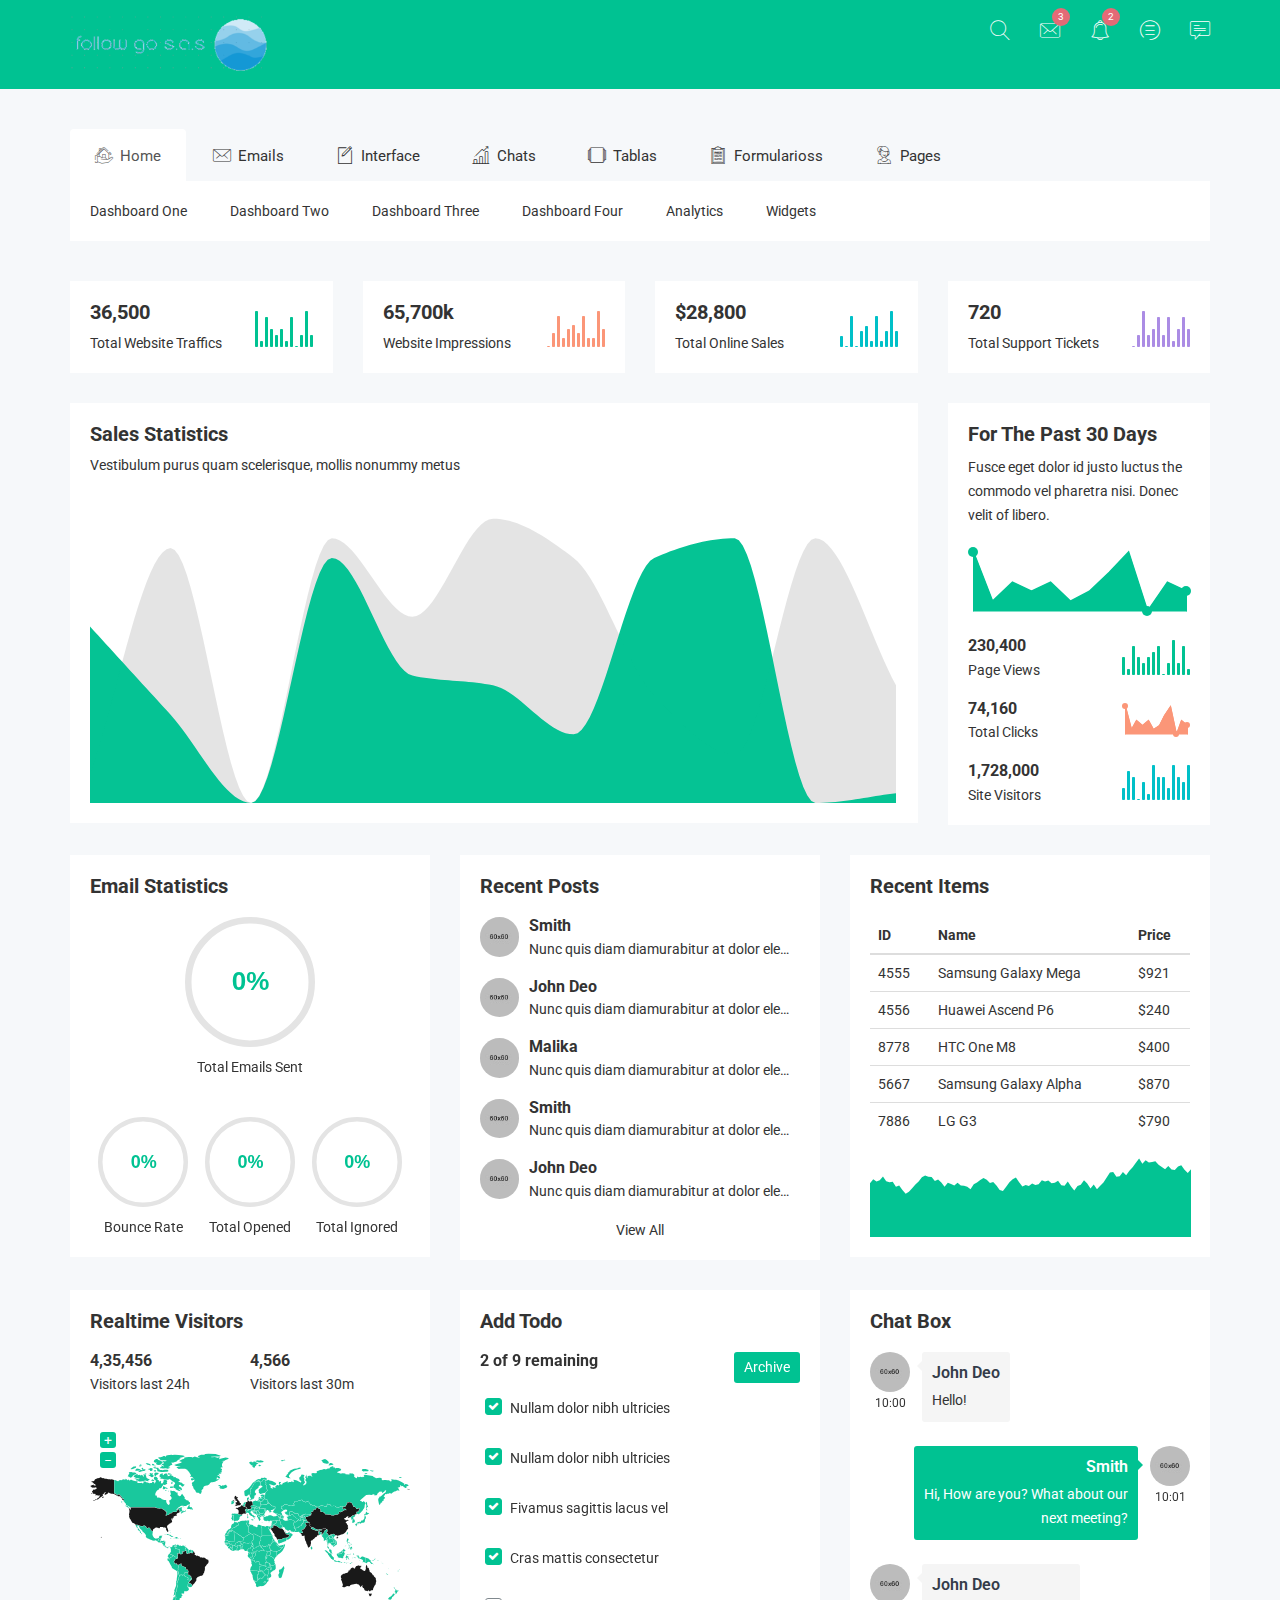
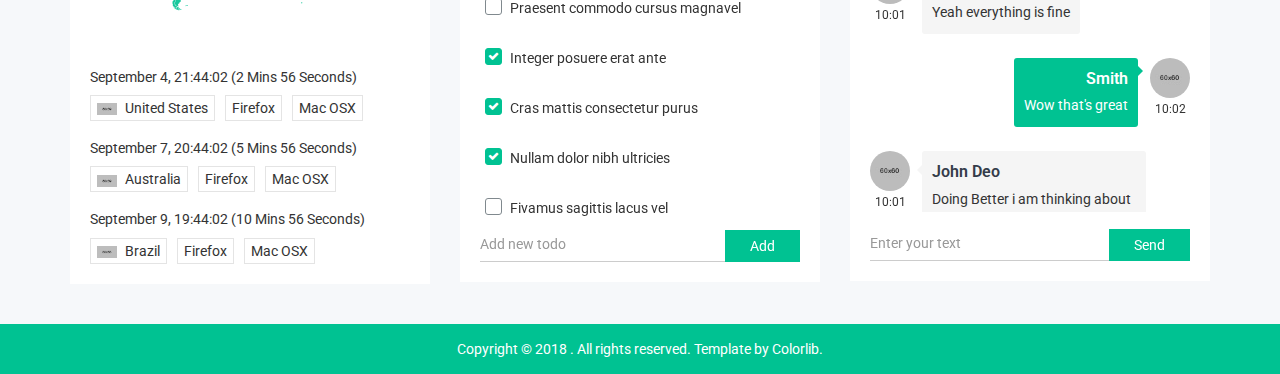
<file: notika/green-horizotal/index.html>
<!doctype html>
<html lang="es-ES">

<head>
    <meta charset="utf-8">
    <meta http-equiv="x-ua-compatible" content="ie=edge">
    <title>Follow Go S.A.S</title>
    <meta name="description" content="">
    <meta name="viewport" content="width=device-width, initial-scale=1">
    <!-- favicon
		============================================ -->
    <link rel="shortcut icon" type="image/x-icon" href="img/favicon.ico">
    <!-- Google Fonts
		============================================ -->
    <link href="https://fonts.googleapis.com/css?family=Roboto:100,300,400,700,900" rel="stylesheet">
    <!-- Bootstrap CSS
		============================================ -->
    <link rel="stylesheet" href="css/bootstrap.min.css">
    <!-- Bootstrap CSS
		============================================ -->
    <link rel="stylesheet" href="css/font-awesome.min.css">
    <!-- owl.carousel CSS
		============================================ -->
    <link rel="stylesheet" href="css/owl.carousel.css">
    <link rel="stylesheet" href="css/owl.theme.css">
    <link rel="stylesheet" href="css/owl.transitions.css">
    <!-- meanmenu CSS
		============================================ -->
    <link rel="stylesheet" href="css/meanmenu/meanmenu.min.css">
    <!-- animate CSS
		============================================ -->
    <link rel="stylesheet" href="css/animate.css">
    <!-- normalize CSS
		============================================ -->
    <link rel="stylesheet" href="css/normalize.css">
    <!-- mCustomScrollbar CSS
		============================================ -->
    <link rel="stylesheet" href="css/scrollbar/jquery.mCustomScrollbar.min.css">
    <!-- jvectormap CSS
		============================================ -->
    <link rel="stylesheet" href="css/jvectormap/jquery-jvectormap-2.0.3.css">
    <!-- notika icon CSS
		============================================ -->
    <link rel="stylesheet" href="css/notika-custom-icon.css">
    <!-- wave CSS
		============================================ -->
    <link rel="stylesheet" href="css/wave/waves.min.css">
    <!-- main CSS
		============================================ -->
    <link rel="stylesheet" href="css/main.css">
    <!-- style CSS
		============================================ -->
    <link rel="stylesheet" href="style.css">
    <!-- responsive CSS
		============================================ -->
    <link rel="stylesheet" href="css/responsive.css">
    <!-- modernizr JS
		============================================ -->
    <script src="js/vendor/modernizr-2.8.3.min.js"></script>
</head>

<body>
    <!--[if lt IE 8]>
            <p class="browserupgrade">You are using an <strong>outdated</strong> browser. Please <a href="http://browsehappy.com/">upgrade your browser</a> to improve your experience.</p>
        <![endif]-->
    <!-- Start Header Top Area -->
    <div class="header-top-area">
        <div class="container">
            <div class="row">
                <div class="col-lg-4 col-md-4 col-sm-12 col-xs-12">
                    <div class="logo-area">
                        <a href="#"><img src="img/logo/Captura1.png" width="200px" alt="" /></a>
                    </div>
                </div>
                <div class="col-lg-8 col-md-8 col-sm-12 col-xs-12">
                    <div class="header-top-menu">
                        <ul class="nav navbar-nav notika-top-nav">
                            <li class="nav-item dropdown">
                                <a href="#" data-toggle="dropdown" role="button" aria-expanded="false" class="nav-link dropdown-toggle"><span><i class="notika-icon notika-search"></i></span></a>
                                <div role="menu" class="dropdown-menu search-dd animated flipInX">
                                    <div class="search-input">
                                        <i class="notika-icon notika-left-arrow"></i>
                                        <input type="text" />
                                    </div>
                                </div>
                            </li>
                            <li class="nav-item dropdown">
                                <a href="#" data-toggle="dropdown" role="button" aria-expanded="false" class="nav-link dropdown-toggle"><span><i class="notika-icon notika-mail"></i></span></a>
                                <div role="menu" class="dropdown-menu message-dd animated zoomIn">
                                    <div class="hd-mg-tt">
                                        <h2>Mensajes</h2>
                                    </div>
                                    <div class="hd-message-info">
                                        <a href="#">
                                            <div class="hd-message-sn">
                                                <div class="hd-message-img">
                                                    <img src="img/post/1.jpg" alt="" />
                                                </div>
                                                <div class="hd-mg-ctn">
                                                    <h3>David Belle</h3>
                                                    <p>Buena la rata</p>
                                                </div>
                                            </div>
                                        </a>
                                        <a href="#">
                                            <div class="hd-message-sn">
                                                <div class="hd-message-img">
                                                    <img src="img/post/2.jpg" alt="" />
                                                </div>
                                                <div class="hd-mg-ctn">
                                                    <h3>Jonathan Morris</h3>
                                                    <p>Que se dice</p>
                                                </div>
                                            </div>
                                        </a>
                                        <a href="#">
                                            <div class="hd-message-sn">
                                                <div class="hd-message-img">
                                                    <img src="img/post/4.jpg" alt="" />
                                                </div>
                                                <div class="hd-mg-ctn">
                                                    <h3>Fredric Mitchell</h3>
                                                    <p>Cum sociis natoque penatibus et magnis dis parturient montes</p>
                                                </div>
                                            </div>
                                        </a>
                                        <a href="#">
                                            <div class="hd-message-sn">
                                                <div class="hd-message-img">
                                                    <img src="img/post/1.jpg" alt="" />
                                                </div>
                                                <div class="hd-mg-ctn">
                                                    <h3>David Belle</h3>
                                                    <p>Cum sociis natoque penatibus et magnis dis parturient montes</p>
                                                </div>
                                            </div>
                                        </a>
                                        <a href="#">
                                            <div class="hd-message-sn">
                                                <div class="hd-message-img">
                                                    <img src="img/post/2.jpg" alt="" />
                                                </div>
                                                <div class="hd-mg-ctn">
                                                    <h3>Glenn Jecobs</h3>
                                                    <p>Cum sociis natoque penatibus et magnis dis parturient montes</p>
                                                </div>
                                            </div>
                                        </a>
                                    </div>
                                    <div class="hd-mg-va">
                                        <a href="#">View All</a>
                                    </div>
                                </div>
                            </li>
                            <li class="nav-item nc-al"><a href="#" data-toggle="dropdown" role="button" aria-expanded="false" class="nav-link dropdown-toggle"><span><i class="notika-icon notika-alarm"></i></span><div class="spinner4 spinner-4"></div><div class="ntd-ctn"><span>3</span></div></a>
                                <div role="menu" class="dropdown-menu message-dd notification-dd animated zoomIn">
                                    <div class="hd-mg-tt">
                                        <h2>Notificaciones</h2>
                                    </div>
                                    <div class="hd-message-info">
                                        <a href="#">
                                            <div class="hd-message-sn">
                                                <div class="hd-message-img">
                                                    <img src="img/post/1.jpg" alt="" />
                                                </div>
                                                <div class="hd-mg-ctn">
                                                    <h3>David Belle</h3>
                                                    <p>Cum sociis natoque penatibus et magnis dis parturient montes</p>
                                                </div>
                                            </div>
                                        </a>
                                        <a href="#">
                                            <div class="hd-message-sn">
                                                <div class="hd-message-img">
                                                    <img src="img/post/2.jpg" alt="" />
                                                </div>
                                                <div class="hd-mg-ctn">
                                                    <h3>Jonathan Morris</h3>
                                                    <p>Cum sociis natoque penatibus et magnis dis parturient montes</p>
                                                </div>
                                            </div>
                                        </a>
                                        <a href="#">
                                            <div class="hd-message-sn">
                                                <div class="hd-message-img">
                                                    <img src="img/post/4.jpg" alt="" />
                                                </div>
                                                <div class="hd-mg-ctn">
                                                    <h3>Fredric Mitchell</h3>
                                                    <p>Cum sociis natoque penatibus et magnis dis parturient montes</p>
                                                </div>
                                            </div>
                                        </a>
                                        <a href="#">
                                            <div class="hd-message-sn">
                                                <div class="hd-message-img">
                                                    <img src="img/post/1.jpg" alt="" />
                                                </div>
                                                <div class="hd-mg-ctn">
                                                    <h3>David Belle</h3>
                                                    <p>Cum sociis natoque penatibus et magnis dis parturient montes</p>
                                                </div>
                                            </div>
                                        </a>
                                        <a href="#">
                                            <div class="hd-message-sn">
                                                <div class="hd-message-img">
                                                    <img src="img/post/2.jpg" alt="" />
                                                </div>
                                                <div class="hd-mg-ctn">
                                                    <h3>Glenn Jecobs</h3>
                                                    <p>Cum sociis natoque penatibus et magnis dis parturient montes</p>
                                                </div>
                                            </div>
                                        </a>
                                    </div>
                                    <div class="hd-mg-va">
                                        <a href="#">View All</a>
                                    </div>
                                </div>
                            </li>
                            <li class="nav-item"><a href="#" data-toggle="dropdown" role="button" aria-expanded="false" class="nav-link dropdown-toggle"><span><i class="notika-icon notika-menus"></i></span><div class="spinner4 spinner-4"></div><div class="ntd-ctn"><span>2</span></div></a>
                                <div role="menu" class="dropdown-menu message-dd task-dd animated zoomIn">
                                    <div class="hd-mg-tt">
                                        <h2>Calificaciones</h2>
                                    </div>
                                    <div class="hd-message-info hd-task-info">
                                        <div class="skill">
                                            <div class="progress">
                                                <div class="lead-content">
                                                    <p>5 Estrellas</p>
                                                </div>
                                                <div class="progress-bar wow fadeInLeft" data-progress="95%" style="width: 95%;" data-wow-duration="1.5s" data-wow-delay="1.2s"> <span>95%</span>
                                                </div>
                                            </div>
                                            <div class="progress">
                                                <div class="lead-content">
                                                    <p>4 Estrellas</p>
                                                </div>
                                                <div class="progress-bar wow fadeInLeft" data-progress="85%" style="width: 85%;" data-wow-duration="1.5s" data-wow-delay="1.2s"><span>85%</span> </div>
                                            </div>
                                            <div class="progress">
                                                <div class="lead-content">
                                                    <p>3 Estrellas</p>
                                                </div>
                                                <div class="progress-bar wow fadeInLeft" data-progress="75%" style="width: 75%;" data-wow-duration="1.5s" data-wow-delay="1.2s"><span>75%</span> </div>
                                            </div>
                                            <div class="progress">
                                                <div class="lead-content">
                                                    <p>2 Estrellas</p>
                                                </div>
                                                <div class="progress-bar wow fadeInLeft" data-progress="93%" style="width: 65%;" data-wow-duration="1.5s" data-wow-delay="1.2s"><span>65%</span> </div>
                                            </div>
                                            <div class="progress progress-bt">
                                                <div class="lead-content">
                                                    <p>1 Estrellas</p>
                                                </div>
                                                <div class="progress-bar wow fadeInLeft" data-progress="55%" style="width: 55%;" data-wow-duration="1.5s" data-wow-delay="1.2s"><span>55%</span> </div>
                                            </div>
                                        </div>
                                    </div>
                                    <div class="hd-mg-va">
                                        <a href="#">View All</a>
                                    </div>
                                </div>
                            </li>
                            <li class="nav-item"><a href="#" data-toggle="dropdown" role="button" aria-expanded="false" class="nav-link dropdown-toggle"><span><i class="notika-icon notika-chat"></i></span></a>
                                <div role="menu" class="dropdown-menu message-dd chat-dd animated zoomIn">
                                    <div class="hd-mg-tt">
                                        <h2>Chat</h2>
                                    </div>
                                    <div class="search-people">
                                        <i class="notika-icon notika-left-arrow"></i>
                                        <input type="text" placeholder="Search People" />
                                    </div>
                                    <div class="hd-message-info">
                                        <a href="#">
                                            <div class="hd-message-sn">
                                                <div class="hd-message-img chat-img">
                                                    <img src="img/post/1.jpg" alt="" />
                                                    <div class="chat-avaible"><i class="notika-icon notika-dot"></i></div>
                                                </div>
                                                <div class="hd-mg-ctn">
                                                    <h3>David Belle</h3>
                                                    <p>Available</p>
                                                </div>
                                            </div>
                                        </a>
                                        <a href="#">
                                            <div class="hd-message-sn">
                                                <div class="hd-message-img chat-img">
                                                    <img src="img/post/2.jpg" alt="" />
                                                </div>
                                                <div class="hd-mg-ctn">
                                                    <h3>Jonathan Morris</h3>
                                                    <p>Last seen 3 hours ago</p>
                                                </div>
                                            </div>
                                        </a>
                                        <a href="#">
                                            <div class="hd-message-sn">
                                                <div class="hd-message-img chat-img">
                                                    <img src="img/post/4.jpg" alt="" />
                                                </div>
                                                <div class="hd-mg-ctn">
                                                    <h3>Fredric Mitchell</h3>
                                                    <p>Last seen 2 minutes ago</p>
                                                </div>
                                            </div>
                                        </a>
                                        <a href="#">
                                            <div class="hd-message-sn">
                                                <div class="hd-message-img chat-img">
                                                    <img src="img/post/1.jpg" alt="" />
                                                    <div class="chat-avaible"><i class="notika-icon notika-dot"></i></div>
                                                </div>
                                                <div class="hd-mg-ctn">
                                                    <h3>David Belle</h3>
                                                    <p>Available</p>
                                                </div>
                                            </div>
                                        </a>
                                        <a href="#">
                                            <div class="hd-message-sn">
                                                <div class="hd-message-img chat-img">
                                                    <img src="img/post/2.jpg" alt="" />
                                                    <div class="chat-avaible"><i class="notika-icon notika-dot"></i></div>
                                                </div>
                                                <div class="hd-mg-ctn">
                                                    <h3>Glenn Jecobs</h3>
                                                    <p>Available</p>
                                                </div>
                                            </div>
                                        </a>
                                    </div>
                                    <div class="hd-mg-va">
                                        <a href="#">View All</a>
                                    </div>
                                </div>
                            </li>
                        </ul>
                    </div>
                </div>
            </div>
        </div>
    </div>
    <!-- End Header Top Area -->
    <!-- Mobile Menu start -->
    <div class="mobile-menu-area">
        <div class="container">
            <div class="row">
                <div class="col-lg-12 col-md-12 col-sm-12 col-xs-12">
                    <div class="mobile-menu">
                        <nav id="dropdown">
                            <ul class="mobile-menu-nav">
                                <li><a data-toggle="collapse" data-target="#Charts" href="#">Home</a>
                                    <ul class="collapse dropdown-header-top">
                                        <li><a href="index.html">Dashboard One</a></li>
                                        <li><a href="index-2.html">Dashboard Two</a></li>
                                        <li><a href="index-3.html">Dashboard Three</a></li>
                                        <li><a href="index-4.html">Dashboard Four</a></li>
                                        <li><a href="analytics.html">Analytics</a></li>
                                        <li><a href="widgets.html">Widgets</a></li>
                                    </ul>
                                </li>
                                <li><a data-toggle="collapse" data-target="#demoevent" href="#">Email</a>
                                    <ul id="demoevent" class="collapse dropdown-header-top">
                                        <li><a href="inbox.html">Inbox</a></li>
                                        <li><a href="view-email.html">View Email</a></li>
                                        <li><a href="compose-email.html">Compose Email</a></li>
                                    </ul>
                                </li>
                                <li><a data-toggle="collapse" data-target="#democrou" href="#">Interface</a>
                                    <ul id="democrou" class="collapse dropdown-header-top">
                                        <li><a href="animations.html">Animations</a></li>
                                        <li><a href="google-map.html">Google Map</a></li>
                                        <li><a href="data-map.html">Data Maps</a></li>
                                        <li><a href="code-editor.html">Code Editor</a></li>
                                        <li><a href="image-cropper.html">Images Cropper</a></li>
                                        <li><a href="wizard.html">Wizard</a></li>
                                    </ul>
                                </li>
                                <li><a data-toggle="collapse" data-target="#demolibra" href="#">Charts</a>
                                    <ul id="demolibra" class="collapse dropdown-header-top">
                                        <li><a href="flot-charts.html">Flot Charts</a></li>
                                        <li><a href="bar-charts.html">Bar Charts</a></li>
                                        <li><a href="line-charts.html">Line Charts</a></li>
                                        <li><a href="area-charts.html">Area Charts</a></li>
                                    </ul>
                                </li>
                                <li><a data-toggle="collapse" data-target="#demodepart" href="#">Tables</a>
                                    <ul id="demodepart" class="collapse dropdown-header-top">
                                        <li><a href="normal-table.html">Normal Table</a></li>
                                        <li><a href="data-table.html">Data Table</a></li>
                                    </ul>
                                </li>
                                <li><a data-toggle="collapse" data-target="#demo" href="#">Forms</a>
                                    <ul id="demo" class="collapse dropdown-header-top">
                                        <li><a href="form-elements.html">Form Elements</a></li>
                                        <li><a href="form-components.html">Form Components</a></li>
                                        <li><a href="form-examples.html">Form Examples</a></li>
                                    </ul>
                                </li>
                                <li><a data-toggle="collapse" data-target="#Miscellaneousmob" href="#">App views</a>
                                    <ul id="Miscellaneousmob" class="collapse dropdown-header-top">
                                        <li><a href="notification.html">Notifications</a>
                                        </li>
                                        <li><a href="alert.html">Alerts</a>
                                        </li>
                                        <li><a href="modals.html">Modals</a>
                                        </li>
                                        <li><a href="buttons.html">Buttons</a>
                                        </li>
                                        <li><a href="tabs.html">Tabs</a>
                                        </li>
                                        <li><a href="accordion.html">Accordion</a>
                                        </li>
                                        <li><a href="dialog.html">Dialogs</a>
                                        </li>
                                        <li><a href="popovers.html">Popovers</a>
                                        </li>
                                        <li><a href="tooltips.html">Tooltips</a>
                                        </li>
                                        <li><a href="dropdown.html">Dropdowns</a>
                                        </li>
                                    </ul>
                                </li>
                                <li><a data-toggle="collapse" data-target="#Pagemob" href="#">Pages</a>
                                    <ul id="Pagemob" class="collapse dropdown-header-top">
                                        <li><a href="contact.html">Contact</a>
                                        </li>
                                        <li><a href="invoice.html">Invoice</a>
                                        </li>
                                        <li><a href="typography.html">Typography</a>
                                        </li>
                                        <li><a href="color.html">Color</a>
                                        </li>
                                        <li><a href="login-register.html">Login Register</a>
                                        </li>
                                        <li><a href="404.html">404 Page</a>
                                        </li>
                                    </ul>
                                </li>
                            </ul>
                        </nav>
                    </div>
                </div>
            </div>
        </div>
    </div>
    <!-- Mobile Menu end -->
    <!-- Main Menu area start-->
    <div class="main-menu-area mg-tb-40">
        <div class="container">
            <div class="row">
                <div class="col-lg-12 col-md-12 col-sm-12 col-xs-12">
                    <ul class="nav nav-tabs notika-menu-wrap menu-it-icon-pro">
                        <li class="active"><a data-toggle="tab" href="#Home"><i class="notika-icon notika-house"></i> Home</a>
                        </li>
                        <li><a data-toggle="tab" href="#mailbox"><i class="notika-icon notika-mail"></i> Emails</a>
                        </li>
                        <li><a data-toggle="tab" href="#Interface"><i class="notika-icon notika-edit"></i> Interface</a>
                        </li>
                        <li><a data-toggle="tab" href="#Charts"><i class="notika-icon notika-bar-chart"></i> Chats</a>
                        </li>
                        <li><a data-toggle="tab" href="#Tables"><i class="notika-icon notika-windows"></i> Tablas</a>
                        </li>
                        <li><a data-toggle="tab" href="#Forms"><i class="notika-icon notika-form"></i> Formularioss</a>
                        </li>
                        <li><a data-toggle="tab" href="#Page"><i class="notika-icon notika-support"></i> Pages</a>
                        </li>
                    </ul>
                    <div class="tab-content custom-menu-content">
                        <div id="Home" class="tab-pane in active notika-tab-menu-bg animated flipInX">
                            <ul class="notika-main-menu-dropdown">
                                <li><a href="index.html">Dashboard One</a>
                                </li>
                                <li><a href="index-2.html">Dashboard Two</a>
                                </li>
                                <li><a href="index-3.html">Dashboard Three</a>
                                </li>
                                <li><a href="index-4.html">Dashboard Four</a>
                                </li>
                                <li><a href="analytics.html">Analytics</a>
                                </li>
                                <li><a href="widgets.html">Widgets</a>
                                </li>
                            </ul>
                        </div>
                        <div id="mailbox" class="tab-pane notika-tab-menu-bg animated flipInX">
                            <ul class="notika-main-menu-dropdown">
                                <li><a href="inbox.html">Inbox</a>
                                </li>
                                <li><a href="view-email.html">View Email</a>
                                </li>
                                <li><a href="compose-email.html">Compose Email</a>
                                </li>
                            </ul>
                        </div>
                        <div id="Interface" class="tab-pane notika-tab-menu-bg animated flipInX">
                            <ul class="notika-main-menu-dropdown">
                                <li><a href="animations.html">Animations</a>
                                </li>
                                <li><a href="google-map.html">Google Map</a>
                                </li>
                                <li><a href="data-map.html">Data Maps</a>
                                </li>
                                <li><a href="code-editor.html">Code Editor</a>
                                </li>
                                <li><a href="image-cropper.html">Images Cropper</a>
                                </li>
                                <li><a href="wizard.html">Wizard</a>
                                </li>
                            </ul>
                        </div>
                        <div id="Charts" class="tab-pane notika-tab-menu-bg animated flipInX">
                            <ul class="notika-main-menu-dropdown">
                                <li><a href="flot-charts.html">Flot Charts</a>
                                </li>
                                <li><a href="bar-charts.html">Bar Charts</a>
                                </li>
                                <li><a href="line-charts.html">Line Charts</a>
                                </li>
                                <li><a href="area-charts.html">Area Charts</a>
                                </li>
                            </ul>
                        </div>
                        <div id="Tables" class="tab-pane notika-tab-menu-bg animated flipInX">
                            <ul class="notika-main-menu-dropdown">
                                <li><a href="normal-table.html">Normal Table</a>
                                </li>
                                <li><a href="data-table.html">Data Table</a>
                                </li>
                            </ul>
                        </div>
                        <div id="Forms" class="tab-pane notika-tab-menu-bg animated flipInX">
                            <ul class="notika-main-menu-dropdown">
                                <li><a href="form-elements.html">Form Elements</a>
                                </li>
                                <li><a href="form-components.html">Form Components</a>
                                </li>
                                <li><a href="form-examples.html">Form Examples</a>
                                </li>
                            </ul>
                        </div>
                        <div id="Appviews" class="tab-pane notika-tab-menu-bg animated flipInX">
                            <ul class="notika-main-menu-dropdown">
                                <li><a href="notification.html">Notifications</a>
                                </li>
                                <li><a href="alert.html">Alerts</a>
                                </li>
                                <li><a href="modals.html">Modals</a>
                                </li>
                                <li><a href="buttons.html">Buttons</a>
                                </li>
                                <li><a href="tabs.html">Tabs</a>
                                </li>
                                <li><a href="accordion.html">Accordion</a>
                                </li>
                                <li><a href="dialog.html">Dialogs</a>
                                </li>
                                <li><a href="popovers.html">Popovers</a>
                                </li>
                                <li><a href="tooltips.html">Tooltips</a>
                                </li>
                                <li><a href="dropdown.html">Dropdowns</a>
                                </li>
                            </ul>
                        </div>
                        <div id="Page" class="tab-pane notika-tab-menu-bg animated flipInX">
                            <ul class="notika-main-menu-dropdown">
                                <li><a href="contact.html">Contact</a>
                                </li>
                                <li><a href="invoice.html">Invoice</a>
                                </li>
                                <li><a href="typography.html">Typography</a>
                                </li>
                                <li><a href="color.html">Color</a>
                                </li>
                                <li><a href="login-register.html">Login Register</a>
                                </li>
                                <li><a href="404.html">404 Page</a>
                                </li>
                            </ul>
                        </div>
                    </div>
                </div>
            </div>
        </div>
    </div>
    <!-- Main Menu area End-->
    <!-- Start Status area -->
    <div class="notika-status-area">
        <div class="container">
            <div class="row">
                <div class="col-lg-3 col-md-6 col-sm-6 col-xs-12">
                    <div class="wb-traffic-inner notika-shadow sm-res-mg-t-30 tb-res-mg-t-30">
                        <div class="website-traffic-ctn">
                            <h2><span class="counter">50,000</span></h2>
                            <p>Total Website Traffics</p>
                        </div>
                        <div class="sparkline-bar-stats1">9,4,8,6,5,6,4,8,3,5,9,5</div>
                    </div>
                </div>
                <div class="col-lg-3 col-md-6 col-sm-6 col-xs-12">
                    <div class="wb-traffic-inner notika-shadow sm-res-mg-t-30 tb-res-mg-t-30">
                        <div class="website-traffic-ctn">
                            <h2><span class="counter">90,000</span>k</h2>
                            <p>Website Impressions</p>
                        </div>
                        <div class="sparkline-bar-stats2">1,4,8,3,5,6,4,8,3,3,9,5</div>
                    </div>
                </div>
                <div class="col-lg-3 col-md-6 col-sm-6 col-xs-12">
                    <div class="wb-traffic-inner notika-shadow sm-res-mg-t-30 tb-res-mg-t-30 dk-res-mg-t-30">
                        <div class="website-traffic-ctn">
                            <h2>$<span class="counter">40,000</span></h2>
                            <p>Total Online Sales</p>
                        </div>
                        <div class="sparkline-bar-stats3">4,2,8,2,5,6,3,8,3,5,9,5</div>
                    </div>
                </div>
                <div class="col-lg-3 col-md-6 col-sm-6 col-xs-12">
                    <div class="wb-traffic-inner notika-shadow sm-res-mg-t-30 tb-res-mg-t-30 dk-res-mg-t-30">
                        <div class="website-traffic-ctn">
                            <h2><span class="counter">1,000</span></h2>
                            <p>Total Support Tickets</p>
                        </div>
                        <div class="sparkline-bar-stats4">2,4,8,4,5,7,4,7,3,5,7,5</div>
                    </div>
                </div>
            </div>
        </div>
    </div>
    <!-- End Status area-->
    <!-- Start Sale Statistic area-->
    <div class="sale-statistic-area">
        <div class="container">
            <div class="row">
                <div class="col-lg-9 col-md-8 col-sm-7 col-xs-12">
                    <div class="sale-statistic-inner notika-shadow mg-tb-30">
                        <div class="curved-inner-pro">
                            <div class="curved-ctn">
                                <h2>Sales Statistics</h2>
                                <p>Vestibulum purus quam scelerisque, mollis nonummy metus</p>
                            </div>
                        </div>
                        <div id="curved-line-chart" class="flot-chart-sts flot-chart"></div>
                    </div>
                </div>
                <div class="col-lg-3 col-md-4 col-sm-5 col-xs-12">
                    <div class="statistic-right-area notika-shadow mg-tb-30 sm-res-mg-t-0">
                        <div class="past-day-statis">
                            <h2>For The Past 30 Days</h2>
                            <p>Fusce eget dolor id justo luctus the commodo vel pharetra nisi. Donec velit of libero.</p>
                        </div>
						<div class="dash-widget-visits"></div>
                        <div class="past-statistic-an">
                            <div class="past-statistic-ctn">
                                <h3><span class="counter">3,20,000</span></h3>
                                <p>Page Views</p>
                            </div>
                            <div class="past-statistic-graph">
                                <div class="stats-bar"></div>
                            </div>
                        </div>
                        <div class="past-statistic-an">
                            <div class="past-statistic-ctn">
                                <h3><span class="counter">1,03,000</span></h3>
                                <p>Total Clicks</p>
                            </div>
                            <div class="past-statistic-graph">
                                <div class="stats-line"></div>
                            </div>
                        </div>
                        <div class="past-statistic-an">
                            <div class="past-statistic-ctn">
                                <h3><span class="counter">24,00,000</span></h3>
                                <p>Site Visitors</p>
                            </div>
                            <div class="past-statistic-graph">
                                <div class="stats-bar-2"></div>
                            </div>
                        </div>
                    </div>
                </div>
            </div>
        </div>
    </div>
    <!-- End Sale Statistic area-->
    <!-- Start Email Statistic area-->
    <div class="notika-email-post-area">
        <div class="container">
            <div class="row">
                <div class="col-lg-4 col-md-6 col-sm-6 col-xs-12">
                    <div class="email-statis-inner notika-shadow">
                        <div class="email-ctn-round">
                            <div class="email-rdn-hd">
								<h2>Email Statistics</h2>
							</div>
                            <div class="email-statis-wrap">
                                <div class="email-round-nock">
                                    <input type="text" class="knob" value="0" data-rel="55" data-linecap="round" data-width="130" data-bgcolor="#E4E4E4" data-fgcolor="#00c292" data-thickness=".10" data-readonly="true">
                                </div>
                                <div class="email-ctn-nock">
                                    <p>Total Emails Sent</p>
                                </div>
                            </div>
                            <div class="email-round-gp">
                                <div class="email-round-pro">
                                    <div class="email-signle-gp">
                                        <input type="text" class="knob" value="0" data-rel="75" data-linecap="round" data-width="90" data-bgcolor="#E4E4E4" data-fgcolor="#00c292" data-thickness=".10" data-readonly="true" disabled>
                                    </div>
                                    <div class="email-ctn-nock">
                                        <p>Bounce Rate</p>
                                    </div>
                                </div>
                                <div class="email-round-pro">
                                    <div class="email-signle-gp">
                                        <input type="text" class="knob" value="0" data-rel="35" data-linecap="round" data-width="90" data-bgcolor="#E4E4E4" data-fgcolor="#00c292" data-thickness=".10" data-readonly="true" disabled>
                                    </div>
                                    <div class="email-ctn-nock">
                                        <p>Total Opened</p>
                                    </div>
                                </div>
                                <div class="email-round-pro sm-res-ds-n lg-res-mg-bl">
                                    <div class="email-signle-gp">
                                        <input type="text" class="knob" value="0" data-rel="45" data-linecap="round" data-width="90" data-bgcolor="#E4E4E4" data-fgcolor="#00c292" data-thickness=".10" data-readonly="true" disabled>
                                    </div>
                                    <div class="email-ctn-nock">
                                        <p>Total Ignored</p>
                                    </div>
                                </div>
                            </div>
                        </div>
                    </div>
                </div>
                <div class="col-lg-4 col-md-6 col-sm-6 col-xs-12">
                    <div class="recent-post-wrapper notika-shadow sm-res-mg-t-30 tb-res-ds-n dk-res-ds">
                        <div class="recent-post-ctn">
                            <div class="recent-post-title">
                                <h2>Recent Posts</h2>
                            </div>
                        </div>
                        <div class="recent-post-items">
                            <div class="recent-post-signle rct-pt-mg-wp">
                                <a href="#">
                                    <div class="recent-post-flex">
                                        <div class="recent-post-img">
                                            <img src="img/post/2.jpg" alt="" />
                                        </div>
                                        <div class="recent-post-it-ctn">
                                            <h2>Smith</h2>
                                            <p>Nunc quis diam diamurabitur at dolor elementum, dictum turpis vel</p>
                                        </div>
                                    </div>
                                </a>
                            </div>
                            <div class="recent-post-signle">
                                <a href="#">
                                    <div class="recent-post-flex rct-pt-mg">
                                        <div class="recent-post-img">
                                            <img src="img/post/1.jpg" alt="" />
                                        </div>
                                        <div class="recent-post-it-ctn">
                                            <h2>John Deo</h2>
                                            <p>Nunc quis diam diamurabitur at dolor elementum, dictum turpis vel</p>
                                        </div>
                                    </div>
                                </a>
                            </div>
                            <div class="recent-post-signle">
                                <a href="#">
                                    <div class="recent-post-flex rct-pt-mg">
                                        <div class="recent-post-img">
                                            <img src="img/post/4.jpg" alt="" />
                                        </div>
                                        <div class="recent-post-it-ctn">
                                            <h2>Malika</h2>
                                            <p>Nunc quis diam diamurabitur at dolor elementum, dictum turpis vel</p>
                                        </div>
                                    </div>
                                </a>
                            </div>
                            <div class="recent-post-signle">
                                <a href="#">
                                    <div class="recent-post-flex rct-pt-mg">
                                        <div class="recent-post-img">
                                            <img src="img/post/2.jpg" alt="" />
                                        </div>
                                        <div class="recent-post-it-ctn">
                                            <h2>Smith</h2>
                                            <p>Nunc quis diam diamurabitur at dolor elementum, dictum turpis vel</p>
                                        </div>
                                    </div>
                                </a>
                            </div>
                            <div class="recent-post-signle">
                                <a href="#">
                                    <div class="recent-post-flex rct-pt-mg">
                                        <div class="recent-post-img">
                                            <img src="img/post/1.jpg" alt="" />
                                        </div>
                                        <div class="recent-post-it-ctn">
                                            <h2>John Deo</h2>
                                            <p>Nunc quis diam diamurabitur at dolor elementum, dictum turpis vel</p>
                                        </div>
                                    </div>
                                </a>
                            </div>
                            <div class="recent-post-signle">
                                <a href="#">
                                    <div class="recent-post-flex rc-ps-vw">
                                        <div class="recent-post-line rct-pt-mg">
                                            <p>View All</p>
                                        </div>
                                    </div>
                                </a>
                            </div>
                        </div>
                    </div>
                </div>
                <div class="col-lg-4 col-md-6 col-sm-6 col-xs-12">
                    <div class="recent-items-wp notika-shadow sm-res-mg-t-30">
                        <div class="rc-it-ltd">
                            <div class="recent-items-ctn">
                                <div class="recent-items-title">
                                    <h2>Recent Items</h2>
                                </div>
                            </div>
                            <div class="recent-items-inn">
                                <table class="table table-inner table-vmiddle">
                                    <thead>
                                        <tr>
                                            <th>ID</th>
                                            <th>Name</th>
                                            <th style="width: 60px">Price</th>
                                        </tr>
                                    </thead>
                                    <tbody>
                                        <tr>
                                            <td class="f-500 c-cyan">4555</td>
                                            <td>Samsung Galaxy Mega</td>
                                            <td class="f-500 c-cyan">$921</td>
                                        </tr>
                                        <tr>
                                            <td class="f-500 c-cyan">4556</td>
                                            <td>Huawei Ascend P6</td>
                                            <td class="f-500 c-cyan">$240</td>
                                        </tr>
                                        <tr>
                                            <td class="f-500 c-cyan">8778</td>
                                            <td>HTC One M8</td>
                                            <td class="f-500 c-cyan">$400</td>
                                        </tr>
                                        <tr>
                                            <td class="f-500 c-cyan">5667</td>
                                            <td>Samsung Galaxy Alpha</td>
                                            <td class="f-500 c-cyan">$870</td>
                                        </tr>
                                        <tr>
                                            <td class="f-500 c-cyan">7886</td>
                                            <td>LG G3</td>
                                            <td class="f-500 c-cyan">$790</td>
                                        </tr>
                                    </tbody>
                                </table>
                            </div>
							<div id="recent-items-chart" class="flot-chart-items flot-chart vt-ct-it tb-rc-it-res"></div>
                        </div>
                    </div>
                </div>
            </div>
        </div>
    </div>
    <!-- End Email Statistic area-->
    <!-- Start Realtime sts area-->
    <div class="realtime-statistic-area">
        <div class="container">
            <div class="row">
                <div class="col-lg-4 col-md-6 col-sm-6 col-xs-12">
                    <div class="realtime-wrap notika-shadow mg-t-30">
                        <div class="realtime-ctn">
                            <div class="realtime-title">
                                <h2>Realtime Visitors</h2>
                            </div>
                        </div>
                        <div class="realtime-visitor-ctn">
                            <div class="realtime-vst-sg">
                                <h4><span class="counter">4,35,456</span></h4>
                                <p>Visitors last 24h</p>
                            </div>
                            <div class="realtime-vst-sg">
                                <h4><span class="counter">4,566</span></h4>
                                <p>Visitors last 30m</p>
                            </div>
                        </div>
                        <div class="realtime-map">
                            <div class="vectorjsmarp" id="world-map"></div>
                        </div>
                        <div class="realtime-country-ctn realtime-ltd-mg">
                            <h5>September 4, 21:44:02 (2 Mins 56 Seconds)</h5>
                            <div class="realtime-ctn-bw">
                                <div class="realtime-ctn-st">
                                    <span><img src="img/country/1.png" alt="" /></span> <span>United States</span>
                                </div>
                                <div class="realtime-bw">
                                    <span>Firefox</span>
                                </div>
                                <div class="realtime-bw">
                                    <span>Mac OSX</span>
                                </div>
                            </div>
                        </div>
                        <div class="realtime-country-ctn">
                            <h5>September 7, 20:44:02 (5 Mins 56 Seconds)</h5>
                            <div class="realtime-ctn-bw">
                                <div class="realtime-ctn-st">
                                    <span><img src="img/country/2.png" alt="" /></span> <span>Australia</span>
                                </div>
                                <div class="realtime-bw">
                                    <span>Firefox</span>
                                </div>
                                <div class="realtime-bw">
                                    <span>Mac OSX</span>
                                </div>
                            </div>
                        </div>
                        <div class="realtime-country-ctn">
                            <h5>September 9, 19:44:02 (10 Mins 56 Seconds)</h5>
                            <div class="realtime-ctn-bw">
                                <div class="realtime-ctn-st">
                                    <span><img src="img/country/3.png" alt="" /></span> <span>Brazil</span>
                                </div>
                                <div class="realtime-bw">
                                    <span>Firefox</span>
                                </div>
                                <div class="realtime-bw">
                                    <span>Mac OSX</span>
                                </div>
                            </div>
                        </div>
                    </div>
                </div>
                <div class="col-lg-4 col-md-6 col-sm-6 col-xs-12">
                    <div class="add-todo-list notika-shadow mg-t-30">
                        <div class="realtime-ctn">
                            <div class="realtime-title">
                                <h2>Add Todo</h2>
                            </div>
                        </div>
                        <div class="card-box">
                            <div class="todoapp">
                                <div class="row">
                                    <div class="col-sm-6 col-md-6 col-sm-6 col-xs-12">
                                        <h4 id="todo-message"><span id="todo-remaining"></span> of <span id="todo-total"></span> remaining</h4>
                                    </div>
                                    <div class="col-sm-6 col-md-6 col-sm-6 col-xs-12">
                                        <div class="notika-todo-btn">
                                            <a href="#" class="pull-right btn btn-primary btn-sm" id="btn-archive">Archive</a>
                                        </div>
                                    </div>
                                </div>
                                <div class="notika-todo-scrollbar">
                                    <ul class="list-group no-margn todo-list" id="todo-list"></ul>
                                </div>
                                <div id="todo-form">
                                    <div class="row">
                                        <div class="col-sm-12 col-md-12 col-sm-12 col-xs-12 todo-inputbar">
                                            <div class="form-group todo-flex">
                                                <div class="nk-int-st">
                                                    <input type="text" id="todo-input-text" name="todo-input-text" class="form-control" placeholder="Add new todo">
                                                </div>
                                                <div class="todo-send">
                                                    <button class="btn-primary btn-md btn-block btn notika-add-todo" type="button" id="todo-btn-submit">Add</button>
                                                </div>
                                            </div>
                                        </div>
                                    </div>
                                </div>
                            </div>
                        </div>
                    </div>
                </div>
                <div class="col-lg-4 col-md-6 col-sm-6 col-xs-12">
                    <div class="notika-chat-list notika-shadow mg-t-30 tb-res-ds-n dk-res-ds">
                        <div class="realtime-ctn">
                            <div class="realtime-title">
                                <h2>Chat Box</h2>
                            </div>
                        </div>
                        <div class="card-box">
                            <div class="chat-conversation">
                                <div class="widgets-chat-scrollbar">
                                    <ul class="conversation-list">
                                        <li class="clearfix">
                                            <div class="chat-avatar">
                                                <img src="img/post/1.jpg" alt="male">
                                                <i>10:00</i>
                                            </div>
                                            <div class="conversation-text">
                                                <div class="ctext-wrap">
                                                    <i>John Deo</i>
                                                    <p>
                                                        Hello!
                                                    </p>
                                                </div>
                                            </div>
                                        </li>
                                        <li class="clearfix odd">
                                            <div class="chat-avatar">
                                                <img src="img/post/2.jpg" alt="Female">
                                                <i>10:01</i>
                                            </div>
                                            <div class="conversation-text">
                                                <div class="ctext-wrap chat-widgets-cn">
                                                    <i>Smith</i>
                                                    <p>
                                                        Hi, How are you? What about our next meeting?
                                                    </p>
                                                </div>
                                            </div>
                                        </li>
                                        <li class="clearfix">
                                            <div class="chat-avatar">
                                                <img src="img/post/1.jpg" alt="male">
                                                <i>10:01</i>
                                            </div>
                                            <div class="conversation-text">
                                                <div class="ctext-wrap">
                                                    <i>John Deo</i>
                                                    <p>
                                                        Yeah everything is fine
                                                    </p>
                                                </div>
                                            </div>
                                        </li>
                                        <li class="clearfix odd">
                                            <div class="chat-avatar">
                                                <img src="img/post/2.jpg" alt="male">
                                                <i>10:02</i>
                                            </div>
                                            <div class="conversation-text">
                                                <div class="ctext-wrap chat-widgets-cn">
                                                    <i>Smith</i>
                                                    <p>
                                                        Wow that's great
                                                    </p>
                                                </div>
                                            </div>
                                        </li>
                                        <li class="clearfix">
                                            <div class="chat-avatar">
                                                <img src="img/post/1.jpg" alt="male">
                                                <i>10:01</i>
                                            </div>
                                            <div class="conversation-text">
                                                <div class="ctext-wrap">
                                                    <i>John Deo</i>
                                                    <p>
                                                        Doing Better i am thinking about that..
                                                    </p>
                                                </div>
                                            </div>
                                        </li>
                                        <li class="clearfix odd">
                                            <div class="chat-avatar">
                                                <img src="img/post/2.jpg" alt="male">
                                                <i>10:02</i>
                                            </div>
                                            <div class="conversation-text">
                                                <div class="ctext-wrap chat-widgets-cn">
                                                    <i>Smith</i>
                                                    <p>
                                                        Wow, You also tallent man...
                                                    </p>
                                                </div>
                                            </div>
                                        </li>
                                    </ul>
                                </div>
                                <div class="chat-widget-input">
                                    <div class="row">
                                        <div class="col-sm-12 col-md-12 col-sm-12 col-xs-12 chat-inputbar">
                                            <div class="form-group todo-flex">
                                                <div class="nk-int-st">
                                                    <input type="text" class="form-control chat-input" placeholder="Enter your text">
                                                </div>
                                                <div class="chat-send">
                                                    <button type="submit" class="btn btn-md btn-primary btn-block notika-chat-btn">Send</button>
                                                </div>
                                            </div>
                                        </div>
                                    </div>
                                </div>
                            </div>
                        </div>
                    </div>
                </div>
            </div>
        </div>
    </div>
    <!-- End Realtime sts area-->
    <!-- Start Footer area-->
    <div class="footer-copyright-area">
        <div class="container">
            <div class="row">
                <div class="col-lg-12 col-md-12 col-sm-12 col-xs-12">
                    <div class="footer-copy-right">
                        <p>Copyright © 2018 
. All rights reserved. Template by <a href="https://colorlib.com">Colorlib</a>.</p>
                    </div>
                </div>
            </div>
        </div>
    </div>
    <!-- End Footer area-->
    <!-- jquery
		============================================ -->
    <script src="js/vendor/jquery-1.12.4.min.js"></script>
    <!-- bootstrap JS
		============================================ -->
    <script src="js/bootstrap.min.js"></script>
    <!-- wow JS
		============================================ -->
    <script src="js/wow.min.js"></script>
    <!-- price-slider JS
		============================================ -->
    <script src="js/jquery-price-slider.js"></script>
    <!-- owl.carousel JS
		============================================ -->
    <script src="js/owl.carousel.min.js"></script>
    <!-- scrollUp JS
		============================================ -->
    <script src="js/jquery.scrollUp.min.js"></script>
    <!-- meanmenu JS
		============================================ -->
    <script src="js/meanmenu/jquery.meanmenu.js"></script>
    <!-- counterup JS
		============================================ -->
    <script src="js/counterup/jquery.counterup.min.js"></script>
    <script src="js/counterup/waypoints.min.js"></script>
    <script src="js/counterup/counterup-active.js"></script>
    <!-- mCustomScrollbar JS
		============================================ -->
    <script src="js/scrollbar/jquery.mCustomScrollbar.concat.min.js"></script>
    <!-- jvectormap JS
		============================================ -->
    <script src="js/jvectormap/jquery-jvectormap-2.0.2.min.js"></script>
    <script src="js/jvectormap/jquery-jvectormap-world-mill-en.js"></script>
    <script src="js/jvectormap/jvectormap-active.js"></script>
    <!-- sparkline JS
		============================================ -->
    <script src="js/sparkline/jquery.sparkline.min.js"></script>
    <script src="js/sparkline/sparkline-active.js"></script>
    <!-- sparkline JS
		============================================ -->
    <script src="js/flot/jquery.flot.js"></script>
    <script src="js/flot/jquery.flot.resize.js"></script>
    <script src="js/flot/curvedLines.js"></script>
    <script src="js/flot/flot-active.js"></script>
    <!-- knob JS
		============================================ -->
    <script src="js/knob/jquery.knob.js"></script>
    <script src="js/knob/jquery.appear.js"></script>
    <script src="js/knob/knob-active.js"></script>
    <!--  wave JS
		============================================ -->
    <script src="js/wave/waves.min.js"></script>
    <script src="js/wave/wave-active.js"></script>
    <!--  todo JS
		============================================ -->
    <script src="js/todo/jquery.todo.js"></script>
    <!-- plugins JS
		============================================ -->
    <script src="js/plugins.js"></script>
	<!--  Chat JS
		============================================ -->
    <script src="js/chat/moment.min.js"></script>
    <script src="js/chat/jquery.chat.js"></script>
    <!-- main JS
		============================================ -->
    <script src="js/main.js"></script>
	<!-- tawk chat JS
		============================================ -->
    <script src="js/tawk-chat.js"></script>
</body>

</html>
</file>
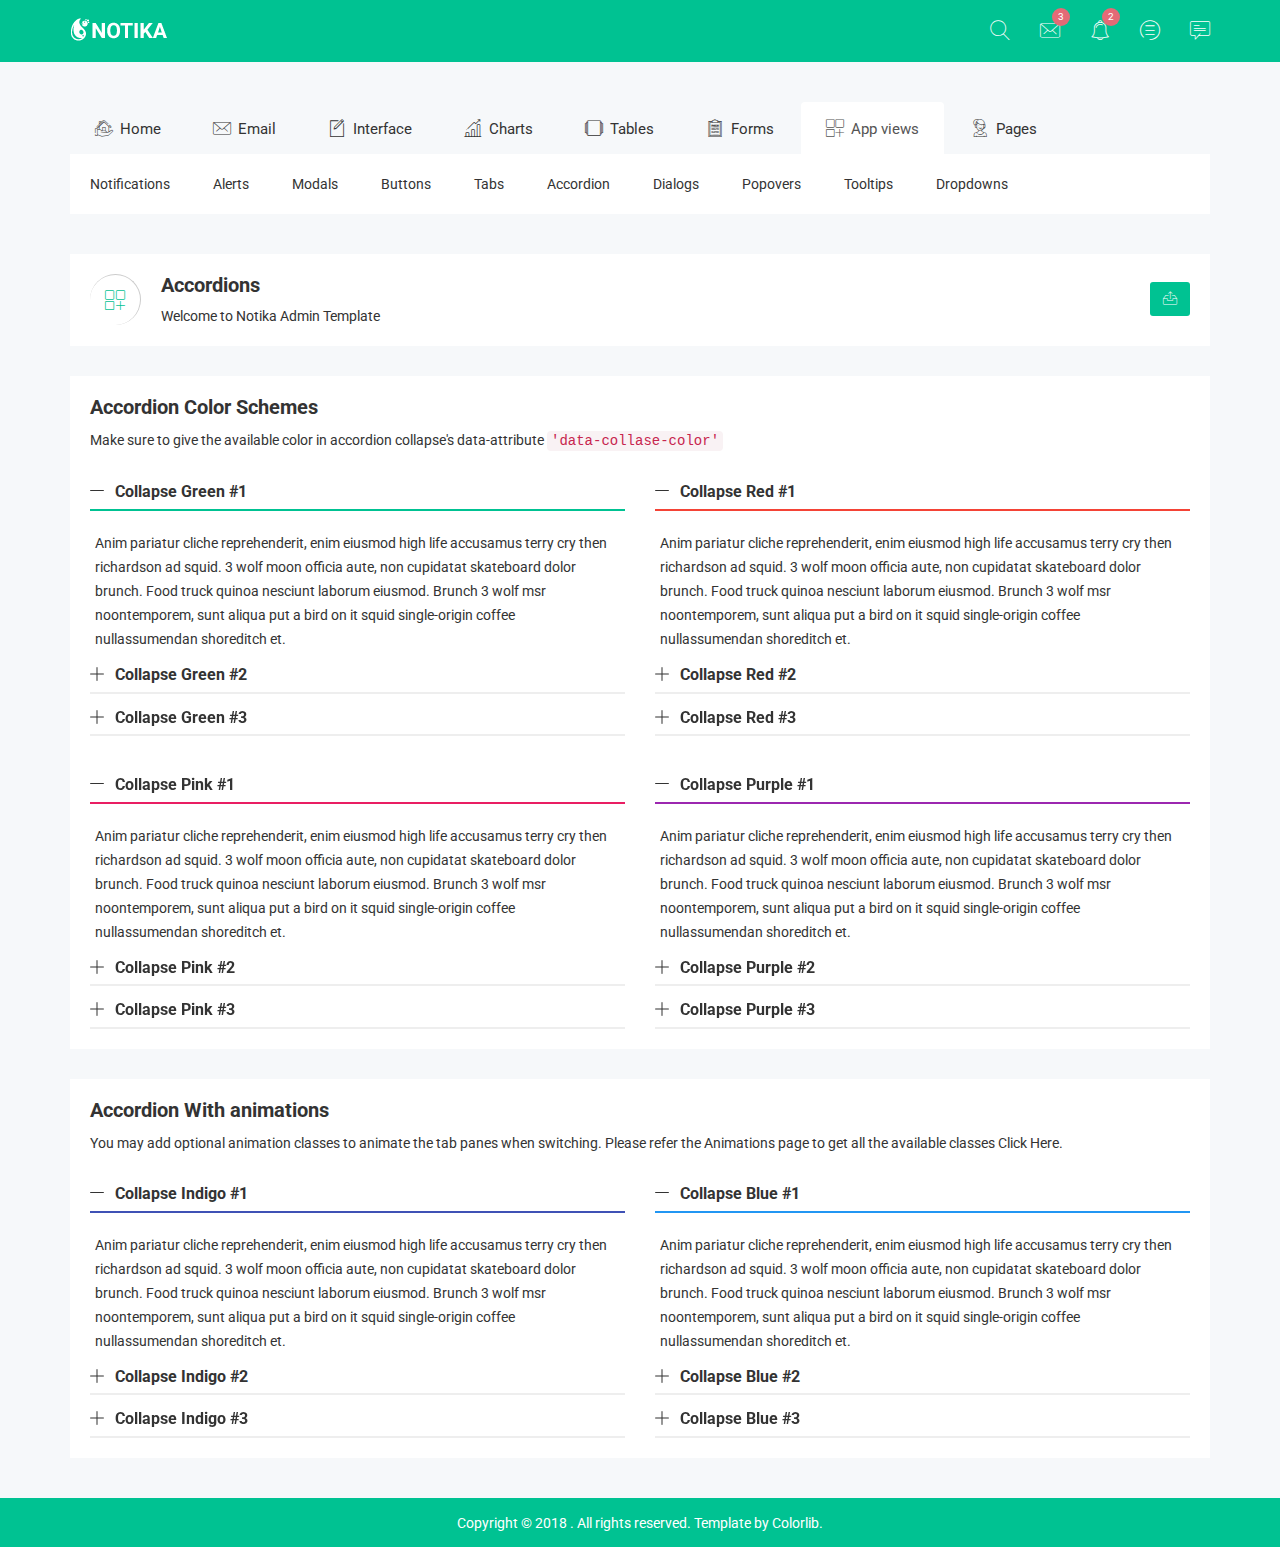
<file: notika/green-horizotal/accordion.html>
<!doctype html>
<html class="no-js" lang="">

<head>
    <meta charset="utf-8">
    <meta http-equiv="x-ua-compatible" content="ie=edge">
    <title>Accordion | Notika - Notika Admin Template</title>
    <meta name="description" content="">
    <meta name="viewport" content="width=device-width, initial-scale=1">
    <!-- favicon
		============================================ -->
    <link rel="shortcut icon" type="image/x-icon" href="img/favicon.ico">
    <!-- Google Fonts
		============================================ -->
    <link href="https://fonts.googleapis.com/css?family=Roboto:100,300,400,700,900" rel="stylesheet">
    <!-- Bootstrap CSS
		============================================ -->
    <link rel="stylesheet" href="css/bootstrap.min.css">
    <!-- font awesome CSS
		============================================ -->
    <link rel="stylesheet" href="css/font-awesome.min.css">
    <!-- owl.carousel CSS
		============================================ -->
    <link rel="stylesheet" href="css/owl.carousel.css">
    <link rel="stylesheet" href="css/owl.theme.css">
    <link rel="stylesheet" href="css/owl.transitions.css">
    <!-- meanmenu CSS
		============================================ -->
    <link rel="stylesheet" href="css/meanmenu/meanmenu.min.css">
    <!-- animate CSS
		============================================ -->
    <link rel="stylesheet" href="css/animate.css">
    <!-- normalize CSS
		============================================ -->
    <link rel="stylesheet" href="css/normalize.css">
	<!-- wave CSS
		============================================ -->
    <link rel="stylesheet" href="css/wave/waves.min.css">
    <link rel="stylesheet" href="css/wave/button.css">
    <!-- mCustomScrollbar CSS
		============================================ -->
    <link rel="stylesheet" href="css/scrollbar/jquery.mCustomScrollbar.min.css">
    <!-- jvectormap CSS
		============================================ -->
    <link rel="stylesheet" href="css/jvectormap/jquery-jvectormap-2.0.3.css">
    <!-- Notika icon CSS
		============================================ -->
    <link rel="stylesheet" href="css/notika-custom-icon.css">
    <!-- main CSS
		============================================ -->
    <link rel="stylesheet" href="css/main.css">
    <!-- style CSS
		============================================ -->
    <link rel="stylesheet" href="style.css">
    <!-- responsive CSS
		============================================ -->
    <link rel="stylesheet" href="css/responsive.css">
    <!-- modernizr JS
		============================================ -->
    <script src="js/vendor/modernizr-2.8.3.min.js"></script>
</head>

<body>
    <!--[if lt IE 8]>
            <p class="browserupgrade">You are using an <strong>outdated</strong> browser. Please <a href="http://browsehappy.com/">upgrade your browser</a> to improve your experience.</p>
        <![endif]-->
    <!-- Start Header Top Area -->
    <div class="header-top-area">
        <div class="container">
            <div class="row">
                <div class="col-lg-4 col-md-4 col-sm-12 col-xs-12">
                    <div class="logo-area">
                        <a href="#"><img src="img/logo/logo.png" alt="" /></a>
                    </div>
                </div>
                <div class="col-lg-8 col-md-8 col-sm-12 col-xs-12">
                    <div class="header-top-menu">
                        <ul class="nav navbar-nav notika-top-nav">
                            <li class="nav-item dropdown">
                                <a href="#" data-toggle="dropdown" role="button" aria-expanded="false" class="nav-link dropdown-toggle"><span><i class="notika-icon notika-search"></i></span></a>
                                <div role="menu" class="dropdown-menu search-dd animated flipInX">
                                    <div class="search-input">
                                        <i class="notika-icon notika-left-arrow"></i>
                                        <input type="text" />
                                    </div>
                                </div>
                            </li>
                            <li class="nav-item dropdown">
                                <a href="#" data-toggle="dropdown" role="button" aria-expanded="false" class="nav-link dropdown-toggle"><span><i class="notika-icon notika-mail"></i></span></a>
                                <div role="menu" class="dropdown-menu message-dd animated zoomIn">
                                    <div class="hd-mg-tt">
                                        <h2>Messages</h2>
                                    </div>
                                    <div class="hd-message-info">
                                        <a href="#">
                                            <div class="hd-message-sn">
                                                <div class="hd-message-img">
                                                    <img src="img/post/1.jpg" alt="" />
                                                </div>
                                                <div class="hd-mg-ctn">
                                                    <h3>David Belle</h3>
                                                    <p>Cum sociis natoque penatibus et magnis dis parturient montes</p>
                                                </div>
                                            </div>
                                        </a>
                                        <a href="#">
                                            <div class="hd-message-sn">
                                                <div class="hd-message-img">
                                                    <img src="img/post/2.jpg" alt="" />
                                                </div>
                                                <div class="hd-mg-ctn">
                                                    <h3>Jonathan Morris</h3>
                                                    <p>Cum sociis natoque penatibus et magnis dis parturient montes</p>
                                                </div>
                                            </div>
                                        </a>
                                        <a href="#">
                                            <div class="hd-message-sn">
                                                <div class="hd-message-img">
                                                    <img src="img/post/4.jpg" alt="" />
                                                </div>
                                                <div class="hd-mg-ctn">
                                                    <h3>Fredric Mitchell</h3>
                                                    <p>Cum sociis natoque penatibus et magnis dis parturient montes</p>
                                                </div>
                                            </div>
                                        </a>
                                        <a href="#">
                                            <div class="hd-message-sn">
                                                <div class="hd-message-img">
                                                    <img src="img/post/1.jpg" alt="" />
                                                </div>
                                                <div class="hd-mg-ctn">
                                                    <h3>David Belle</h3>
                                                    <p>Cum sociis natoque penatibus et magnis dis parturient montes</p>
                                                </div>
                                            </div>
                                        </a>
                                        <a href="#">
                                            <div class="hd-message-sn">
                                                <div class="hd-message-img">
                                                    <img src="img/post/2.jpg" alt="" />
                                                </div>
                                                <div class="hd-mg-ctn">
                                                    <h3>Glenn Jecobs</h3>
                                                    <p>Cum sociis natoque penatibus et magnis dis parturient montes</p>
                                                </div>
                                            </div>
                                        </a>
                                    </div>
                                    <div class="hd-mg-va">
                                        <a href="#">View All</a>
                                    </div>
                                </div>
                            </li>
                            <li class="nav-item nc-al"><a href="#" data-toggle="dropdown" role="button" aria-expanded="false" class="nav-link dropdown-toggle"><span><i class="notika-icon notika-alarm"></i></span><div class="spinner4 spinner-4"></div><div class="ntd-ctn"><span>3</span></div></a>
                                <div role="menu" class="dropdown-menu message-dd notification-dd animated zoomIn">
                                    <div class="hd-mg-tt">
                                        <h2>Notification</h2>
                                    </div>
                                    <div class="hd-message-info">
                                        <a href="#">
                                            <div class="hd-message-sn">
                                                <div class="hd-message-img">
                                                    <img src="img/post/1.jpg" alt="" />
                                                </div>
                                                <div class="hd-mg-ctn">
                                                    <h3>David Belle</h3>
                                                    <p>Cum sociis natoque penatibus et magnis dis parturient montes</p>
                                                </div>
                                            </div>
                                        </a>
                                        <a href="#">
                                            <div class="hd-message-sn">
                                                <div class="hd-message-img">
                                                    <img src="img/post/2.jpg" alt="" />
                                                </div>
                                                <div class="hd-mg-ctn">
                                                    <h3>Jonathan Morris</h3>
                                                    <p>Cum sociis natoque penatibus et magnis dis parturient montes</p>
                                                </div>
                                            </div>
                                        </a>
                                        <a href="#">
                                            <div class="hd-message-sn">
                                                <div class="hd-message-img">
                                                    <img src="img/post/4.jpg" alt="" />
                                                </div>
                                                <div class="hd-mg-ctn">
                                                    <h3>Fredric Mitchell</h3>
                                                    <p>Cum sociis natoque penatibus et magnis dis parturient montes</p>
                                                </div>
                                            </div>
                                        </a>
                                        <a href="#">
                                            <div class="hd-message-sn">
                                                <div class="hd-message-img">
                                                    <img src="img/post/1.jpg" alt="" />
                                                </div>
                                                <div class="hd-mg-ctn">
                                                    <h3>David Belle</h3>
                                                    <p>Cum sociis natoque penatibus et magnis dis parturient montes</p>
                                                </div>
                                            </div>
                                        </a>
                                        <a href="#">
                                            <div class="hd-message-sn">
                                                <div class="hd-message-img">
                                                    <img src="img/post/2.jpg" alt="" />
                                                </div>
                                                <div class="hd-mg-ctn">
                                                    <h3>Glenn Jecobs</h3>
                                                    <p>Cum sociis natoque penatibus et magnis dis parturient montes</p>
                                                </div>
                                            </div>
                                        </a>
                                    </div>
                                    <div class="hd-mg-va">
                                        <a href="#">View All</a>
                                    </div>
                                </div>
                            </li>
                            <li class="nav-item"><a href="#" data-toggle="dropdown" role="button" aria-expanded="false" class="nav-link dropdown-toggle"><span><i class="notika-icon notika-menus"></i></span><div class="spinner4 spinner-4"></div><div class="ntd-ctn"><span>2</span></div></a>
                                <div role="menu" class="dropdown-menu message-dd task-dd animated zoomIn">
                                    <div class="hd-mg-tt">
                                        <h2>Tasks</h2>
                                    </div>
                                    <div class="hd-message-info hd-task-info">
                                        <div class="skill">
                                            <div class="progress">
                                                <div class="lead-content">
                                                    <p>HTML5 Validation Report</p>
                                                </div>
                                                <div class="progress-bar wow fadeInLeft" data-progress="95%" style="width: 95%;" data-wow-duration="1.5s" data-wow-delay="1.2s"> <span>95%</span>
                                                </div>
                                            </div>
                                            <div class="progress">
                                                <div class="lead-content">
                                                    <p>Google Chrome Extension</p>
                                                </div>
                                                <div class="progress-bar wow fadeInLeft" data-progress="85%" style="width: 85%;" data-wow-duration="1.5s" data-wow-delay="1.2s"><span>85%</span> </div>
                                            </div>
                                            <div class="progress">
                                                <div class="lead-content">
                                                    <p>Social Internet Projects</p>
                                                </div>
                                                <div class="progress-bar wow fadeInLeft" data-progress="75%" style="width: 75%;" data-wow-duration="1.5s" data-wow-delay="1.2s"><span>75%</span> </div>
                                            </div>
                                            <div class="progress">
                                                <div class="lead-content">
                                                    <p>Bootstrap Admin</p>
                                                </div>
                                                <div class="progress-bar wow fadeInLeft" data-progress="65%" style="width: 65%;" data-wow-duration="1.5s" data-wow-delay="1.2s"><span>65%</span> </div>
                                            </div>
                                            <div class="progress progress-bt">
                                                <div class="lead-content">
                                                    <p>Youtube App</p>
                                                </div>
                                                <div class="progress-bar wow fadeInLeft" data-progress="55%" style="width: 55%;" data-wow-duration="1.5s" data-wow-delay="1.2s"><span>55%</span> </div>
                                            </div>
                                        </div>
                                    </div>
                                    <div class="hd-mg-va">
                                        <a href="#">View All</a>
                                    </div>
                                </div>
                            </li>
                            <li class="nav-item"><a href="#" data-toggle="dropdown" role="button" aria-expanded="false" class="nav-link dropdown-toggle"><span><i class="notika-icon notika-chat"></i></span></a>
                                <div role="menu" class="dropdown-menu message-dd chat-dd animated zoomIn">
                                    <div class="hd-mg-tt">
                                        <h2>Chat</h2>
                                    </div>
                                    <div class="search-people">
                                        <i class="notika-icon notika-left-arrow"></i>
                                        <input type="text" placeholder="Search People" />
                                    </div>
                                    <div class="hd-message-info">
                                        <a href="#">
                                            <div class="hd-message-sn">
                                                <div class="hd-message-img chat-img">
                                                    <img src="img/post/1.jpg" alt="" />
                                                    <div class="chat-avaible"><i class="notika-icon notika-dot"></i></div>
                                                </div>
                                                <div class="hd-mg-ctn">
                                                    <h3>David Belle</h3>
                                                    <p>Available</p>
                                                </div>
                                            </div>
                                        </a>
                                        <a href="#">
                                            <div class="hd-message-sn">
                                                <div class="hd-message-img chat-img">
                                                    <img src="img/post/2.jpg" alt="" />
                                                </div>
                                                <div class="hd-mg-ctn">
                                                    <h3>Jonathan Morris</h3>
                                                    <p>Last seen 3 hours ago</p>
                                                </div>
                                            </div>
                                        </a>
                                        <a href="#">
                                            <div class="hd-message-sn">
                                                <div class="hd-message-img chat-img">
                                                    <img src="img/post/4.jpg" alt="" />
                                                </div>
                                                <div class="hd-mg-ctn">
                                                    <h3>Fredric Mitchell</h3>
                                                    <p>Last seen 2 minutes ago</p>
                                                </div>
                                            </div>
                                        </a>
                                        <a href="#">
                                            <div class="hd-message-sn">
                                                <div class="hd-message-img chat-img">
                                                    <img src="img/post/1.jpg" alt="" />
                                                    <div class="chat-avaible"><i class="notika-icon notika-dot"></i></div>
                                                </div>
                                                <div class="hd-mg-ctn">
                                                    <h3>David Belle</h3>
                                                    <p>Available</p>
                                                </div>
                                            </div>
                                        </a>
                                        <a href="#">
                                            <div class="hd-message-sn">
                                                <div class="hd-message-img chat-img">
                                                    <img src="img/post/2.jpg" alt="" />
                                                    <div class="chat-avaible"><i class="notika-icon notika-dot"></i></div>
                                                </div>
                                                <div class="hd-mg-ctn">
                                                    <h3>Glenn Jecobs</h3>
                                                    <p>Available</p>
                                                </div>
                                            </div>
                                        </a>
                                    </div>
                                    <div class="hd-mg-va">
                                        <a href="#">View All</a>
                                    </div>
                                </div>
                            </li>
                        </ul>
                    </div>
                </div>
            </div>
        </div>
    </div>
    <!-- End Header Top Area -->
    <!-- Mobile Menu start -->
    <div class="mobile-menu-area">
        <div class="container">
            <div class="row">
                <div class="col-lg-12 col-md-12 col-sm-12 col-xs-12">
                    <div class="mobile-menu">
                        <nav id="dropdown">
                            <ul class="mobile-menu-nav">
                                <li><a data-toggle="collapse" data-target="#Charts" href="#">Home</a>
                                    <ul class="collapse dropdown-header-top">
                                        <li><a href="index.html">Dashboard One</a></li>
                                        <li><a href="index-2.html">Dashboard Two</a></li>
                                        <li><a href="index-3.html">Dashboard Three</a></li>
                                        <li><a href="index-4.html">Dashboard Four</a></li>
                                        <li><a href="analytics.html">Analytics</a></li>
                                        <li><a href="widgets.html">Widgets</a></li>
                                    </ul>
                                </li>
                                <li><a data-toggle="collapse" data-target="#demoevent" href="#">Email</a>
                                    <ul id="demoevent" class="collapse dropdown-header-top">
                                        <li><a href="inbox.html">Inbox</a></li>
                                        <li><a href="view-email.html">View Email</a></li>
                                        <li><a href="compose-email.html">Compose Email</a></li>
                                    </ul>
                                </li>
                                <li><a data-toggle="collapse" data-target="#democrou" href="#">Interface</a>
                                    <ul id="democrou" class="collapse dropdown-header-top">
                                        <li><a href="animations.html">Animations</a></li>
                                        <li><a href="google-map.html">Google Map</a></li>
                                        <li><a href="data-map.html">Data Maps</a></li>
                                        <li><a href="code-editor.html">Code Editor</a></li>
                                        <li><a href="image-cropper.html">Images Cropper</a></li>
                                        <li><a href="wizard.html">Wizard</a></li>
                                    </ul>
                                </li>
                                <li><a data-toggle="collapse" data-target="#demolibra" href="#">Charts</a>
                                    <ul id="demolibra" class="collapse dropdown-header-top">
                                        <li><a href="flot-charts.html">Flot Charts</a></li>
                                        <li><a href="bar-charts.html">Bar Charts</a></li>
                                        <li><a href="line-charts.html">Line Charts</a></li>
                                        <li><a href="area-charts.html">Area Charts</a></li>
                                    </ul>
                                </li>
                                <li><a data-toggle="collapse" data-target="#demodepart" href="#">Tables</a>
                                    <ul id="demodepart" class="collapse dropdown-header-top">
                                        <li><a href="normal-table.html">Normal Table</a></li>
                                        <li><a href="data-table.html">Data Table</a></li>
                                    </ul>
                                </li>
                                <li><a data-toggle="collapse" data-target="#demo" href="#">Forms</a>
                                    <ul id="demo" class="collapse dropdown-header-top">
                                        <li><a href="form-elements.html">Form Elements</a></li>
                                        <li><a href="form-components.html">Form Components</a></li>
                                        <li><a href="form-examples.html">Form Examples</a></li>
                                    </ul>
                                </li>
                                <li><a data-toggle="collapse" data-target="#Miscellaneousmob" href="#">App views</a>
                                    <ul id="Miscellaneousmob" class="collapse dropdown-header-top">
                                        <li><a href="notification.html">Notifications</a>
                                        </li>
                                        <li><a href="alert.html">Alerts</a>
                                        </li>
                                        <li><a href="modals.html">Modals</a>
                                        </li>
                                        <li><a href="buttons.html">Buttons</a>
                                        </li>
                                        <li><a href="tabs.html">Tabs</a>
                                        </li>
                                        <li><a href="accordion.html">Accordion</a>
                                        </li>
                                        <li><a href="dialog.html">Dialogs</a>
                                        </li>
                                        <li><a href="popovers.html">Popovers</a>
                                        </li>
                                        <li><a href="tooltips.html">Tooltips</a>
                                        </li>
                                        <li><a href="dropdown.html">Dropdowns</a>
                                        </li>
                                    </ul>
                                </li>
                                <li><a data-toggle="collapse" data-target="#Pagemob" href="#">Pages</a>
                                    <ul id="Pagemob" class="collapse dropdown-header-top">
                                        <li><a href="contact.html">Contact</a>
                                        </li>
                                        <li><a href="invoice.html">Invoice</a>
                                        </li>
                                        <li><a href="typography.html">Typography</a>
                                        </li>
                                        <li><a href="color.html">Color</a>
                                        </li>
                                        <li><a href="login-register.html">Login Register</a>
                                        </li>
                                        <li><a href="404.html">404 Page</a>
                                        </li>
                                    </ul>
                                </li>
                            </ul>
                        </nav>
                    </div>
                </div>
            </div>
        </div>
    </div>
    <!-- Mobile Menu end -->
    <!-- Main Menu area start-->
    <div class="main-menu-area mg-tb-40">
        <div class="container">
            <div class="row">
                <div class="col-lg-12 col-md-12 col-sm-12 col-xs-12">
                    <ul class="nav nav-tabs notika-menu-wrap menu-it-icon-pro">
                        <li><a data-toggle="tab" href="#Home"><i class="notika-icon notika-house"></i> Home</a>
                        </li>
                        <li><a data-toggle="tab" href="#mailbox"><i class="notika-icon notika-mail"></i> Email</a>
                        </li>
                        <li><a data-toggle="tab" href="#Interface"><i class="notika-icon notika-edit"></i> Interface</a>
                        </li>
                        <li><a data-toggle="tab" href="#Charts"><i class="notika-icon notika-bar-chart"></i> Charts</a>
                        </li>
                        <li><a data-toggle="tab" href="#Tables"><i class="notika-icon notika-windows"></i> Tables</a>
                        </li>
                        <li><a data-toggle="tab" href="#Forms"><i class="notika-icon notika-form"></i> Forms</a>
                        </li>
                        <li class="active"><a data-toggle="tab" href="#Appviews"><i class="notika-icon notika-app"></i> App views</a>
                        </li>
                        <li><a data-toggle="tab" href="#Page"><i class="notika-icon notika-support"></i> Pages</a>
                        </li>
                    </ul>
                    <div class="tab-content custom-menu-content">
                        <div id="Home" class="tab-pane in notika-tab-menu-bg animated flipInX">
                            <ul class="notika-main-menu-dropdown">
                                <li><a href="index.html">Dashboard One</a>
                                </li>
                                <li><a href="index-2.html">Dashboard Two</a>
                                </li>
                                <li><a href="index-3.html">Dashboard Three</a>
                                </li>
                                <li><a href="index-4.html">Dashboard Four</a>
                                </li>
                                <li><a href="analytics.html">Analytics</a>
                                </li>
                                <li><a href="widgets.html">Widgets</a>
                                </li>
                            </ul>
                        </div>
                        <div id="mailbox" class="tab-pane notika-tab-menu-bg animated flipInX">
                            <ul class="notika-main-menu-dropdown">
                                <li><a href="inbox.html">Inbox</a>
                                </li>
                                <li><a href="view-email.html">View Email</a>
                                </li>
                                <li><a href="compose-email.html">Compose Email</a>
                                </li>
                            </ul>
                        </div>
                        <div id="Interface" class="tab-pane notika-tab-menu-bg animated flipInX">
                            <ul class="notika-main-menu-dropdown">
                                <li><a href="animations.html">Animations</a>
                                </li>
                                <li><a href="google-map.html">Google Map</a>
                                </li>
                                <li><a href="data-map.html">Data Maps</a>
                                </li>
                                <li><a href="code-editor.html">Code Editor</a>
                                </li>
                                <li><a href="image-cropper.html">Images Cropper</a>
                                </li>
                                <li><a href="wizard.html">Wizard</a>
                                </li>
                            </ul>
                        </div>
                        <div id="Charts" class="tab-pane notika-tab-menu-bg animated flipInX">
                            <ul class="notika-main-menu-dropdown">
                                <li><a href="flot-charts.html">Flot Charts</a>
                                </li>
                                <li><a href="bar-charts.html">Bar Charts</a>
                                </li>
                                <li><a href="line-charts.html">Line Charts</a>
                                </li>
                                <li><a href="area-charts.html">Area Charts</a>
                                </li>
                            </ul>
                        </div>
                        <div id="Tables" class="tab-pane notika-tab-menu-bg animated flipInX">
                            <ul class="notika-main-menu-dropdown">
                                <li><a href="normal-table.html">Normal Table</a>
                                </li>
                                <li><a href="data-table.html">Data Table</a>
                                </li>
                            </ul>
                        </div>
                        <div id="Forms" class="tab-pane notika-tab-menu-bg animated flipInX">
                            <ul class="notika-main-menu-dropdown">
                                <li><a href="form-elements.html">Form Elements</a>
                                </li>
                                <li><a href="form-components.html">Form Components</a>
                                </li>
                                <li><a href="form-examples.html">Form Examples</a>
                                </li>
                            </ul>
                        </div>
                        <div id="Appviews" class="tab-pane active notika-tab-menu-bg animated flipInX">
                            <ul class="notika-main-menu-dropdown">
                                <li><a href="notification.html">Notifications</a>
                                </li>
                                <li><a href="alert.html">Alerts</a>
                                </li>
                                <li><a href="modals.html">Modals</a>
                                </li>
                                <li><a href="buttons.html">Buttons</a>
                                </li>
                                <li><a href="tabs.html">Tabs</a>
                                </li>
                                <li><a href="accordion.html">Accordion</a>
                                </li>
                                <li><a href="dialog.html">Dialogs</a>
                                </li>
                                <li><a href="popovers.html">Popovers</a>
                                </li>
                                <li><a href="tooltips.html">Tooltips</a>
                                </li>
                                <li><a href="dropdown.html">Dropdowns</a>
                                </li>
                            </ul>
                        </div>
                        <div id="Page" class="tab-pane notika-tab-menu-bg animated flipInX">
                            <ul class="notika-main-menu-dropdown">
                                <li><a href="contact.html">Contact</a>
                                </li>
                                <li><a href="invoice.html">Invoice</a>
                                </li>
                                <li><a href="typography.html">Typography</a>
                                </li>
                                <li><a href="color.html">Color</a>
                                </li>
                                <li><a href="login-register.html">Login Register</a>
                                </li>
                                <li><a href="404.html">404 Page</a>
                                </li>
                            </ul>
                        </div>
                    </div>
                </div>
            </div>
        </div>
    </div>
    <!-- Main Menu area End-->
    <!-- Breadcomb area Start-->
    <div class="breadcomb-area">
        <div class="container">
            <div class="row">
                <div class="col-lg-12 col-md-12 col-sm-12 col-xs-12">
                    <div class="breadcomb-list">
                        <div class="row">
                            <div class="col-lg-6 col-md-6 col-sm-6 col-xs-12">
                                <div class="breadcomb-wp">
                                    <div class="breadcomb-icon">
                                        <i class="notika-icon notika-app"></i>
                                    </div>
                                    <div class="breadcomb-ctn">
                                        <h2>Accordions</h2>
                                        <p>Welcome to Notika <span class="bread-ntd">Admin Template</span></p>
                                    </div>
                                </div>
                            </div>
                            <div class="col-lg-6 col-md-6 col-sm-6 col-xs-3">
                                <div class="breadcomb-report">
                                    <button data-toggle="tooltip" data-placement="left" title="Download Report" class="btn"><i class="notika-icon notika-sent"></i></button>
                                </div>
                            </div>
                        </div>
                    </div>
                </div>
            </div>
        </div>
    </div>
    <!-- Breadcomb area End-->
    <!-- Accordion area start-->
    <div class="accordion-area">
        <div class="container">
            <div class="row">
                <div class="col-lg-12 col-md-12 col-sm-12 col-xs-12">
                    <div class="accordion-wn-wp">
                        <div class="accordion-hd">
                            <h2>Accordion Color Schemes</h2>
                            <p>Make sure to give the available color in accordion collapse's data-attribute <code>'data-collase-color'</code></p>
                        </div>
                        <div class="row">
                            <div class="col-lg-6 col-md-6 col-sm-6 col-xs-12">
                                <div class="accordion-stn">
                                    <div class="panel-group" data-collapse-color="nk-green" id="accordionGreen" role="tablist" aria-multiselectable="true">
                                        <div class="panel panel-collapse notika-accrodion-cus">
                                            <div class="panel-heading" role="tab">
                                                <h4 class="panel-title">
                                                    <a data-toggle="collapse" data-parent="#accordionGreen" href="#accordionGreen-one" aria-expanded="true">
															Collapse Green #1
														</a>
                                                </h4>
                                            </div>
                                            <div id="accordionGreen-one" class="collapse in" role="tabpanel">
                                                <div class="panel-body">
                                                    <p>Anim pariatur cliche reprehenderit, enim eiusmod high life accusamus terry cry then richardson ad squid. 3 wolf moon officia aute, non cupidatat skateboard dolor brunch. Food truck quinoa nesciunt laborum eiusmod. Brunch 3 wolf msr noontemporem, sunt aliqua put a bird on it squid single-origin coffee nullassumendan shoreditch et.</p>
                                                </div>
                                            </div>
                                        </div>
                                        <div class="panel panel-collapse notika-accrodion-cus">
                                            <div class="panel-heading" role="tab">
                                                <h4 class="panel-title">
                                                    <a class="collapsed" data-toggle="collapse" data-parent="#accordionGreen" href="#accordionGreen-two" aria-expanded="false">
															Collapse Green #2
														</a>
                                                </h4>
                                            </div>
                                            <div id="accordionGreen-two" class="collapse" role="tabpanel">
                                                <div class="panel-body">
                                                    <p>Anim pariatur cliche reprehenderit, enim eiusmod high life accusamus terry cry then richardson ad squid. 3 wolf moon officia aute, non cupidatat skateboard dolor brunch. Food truck quinoa nesciunt laborum eiusmod. Brunch 3 wolf msr noontemporem, sunt aliqua put a bird on it squid single-origin coffee nullassumendan shoreditch et.</p>
                                                </div>
                                            </div>
                                        </div>
                                        <div class="panel panel-collapse notika-accrodion-cus">
                                            <div class="panel-heading" role="tab">
                                                <h4 class="panel-title">
                                                    <a class="collapsed" data-toggle="collapse" data-parent="#accordionGreen" href="#accordionGreen-three" aria-expanded="false">
															Collapse Green #3
														</a>
                                                </h4>
                                            </div>
                                            <div id="accordionGreen-three" class="collapse" role="tabpanel">
                                                <div class="panel-body">
                                                    <p>Anim pariatur cliche reprehenderit, enim eiusmod high life accusamus terry cry then richardson ad squid. 3 wolf moon officia aute, non cupidatat skateboard dolor brunch. Food truck quinoa nesciunt laborum eiusmod. Brunch 3 wolf msr noontemporem, sunt aliqua put a bird on it squid single-origin coffee nullassumendan shoreditch et.</p>
                                                </div>
                                            </div>
                                        </div>
                                    </div>
                                </div>
                            </div>
                            <div class="col-lg-6 col-md-6 col-sm-6 col-xs-12">
                                <div class="accordion-stn sm-res-mg-t-30">
                                    <div class="panel-group" data-collapse-color="nk-red" id="accordionRed" role="tablist" aria-multiselectable="true">
                                        <div class="panel panel-collapse notika-accrodion-cus">
                                            <div class="panel-heading" role="tab">
                                                <h4 class="panel-title">
                                                    <a data-toggle="collapse" data-parent="#accordionRed" href="#accordionRed-one" aria-expanded="true">
															Collapse Red #1
														</a>
                                                </h4>
                                            </div>
                                            <div id="accordionRed-one" class="collapse in" role="tabpanel">
                                                <div class="panel-body">
                                                    <p>Anim pariatur cliche reprehenderit, enim eiusmod high life accusamus terry cry then richardson ad squid. 3 wolf moon officia aute, non cupidatat skateboard dolor brunch. Food truck quinoa nesciunt laborum eiusmod. Brunch 3 wolf msr noontemporem, sunt aliqua put a bird on it squid single-origin coffee nullassumendan shoreditch et.</p>
                                                </div>
                                            </div>
                                        </div>
                                        <div class="panel panel-collapse notika-accrodion-cus">
                                            <div class="panel-heading" role="tab">
                                                <h4 class="panel-title">
                                                    <a class="collapsed" data-toggle="collapse" data-parent="#accordionRed" href="#accordionRed-two" aria-expanded="false">
															Collapse Red #2
														</a>
                                                </h4>
                                            </div>
                                            <div id="accordionRed-two" class="collapse" role="tabpanel">
                                                <div class="panel-body">
                                                    <p>Anim pariatur cliche reprehenderit, enim eiusmod high life accusamus terry cry then richardson ad squid. 3 wolf moon officia aute, non cupidatat skateboard dolor brunch. Food truck quinoa nesciunt laborum eiusmod. Brunch 3 wolf msr noontemporem, sunt aliqua put a bird on it squid single-origin coffee nullassumendan shoreditch et.</p>
                                                </div>
                                            </div>
                                        </div>
                                        <div class="panel panel-collapse notika-accrodion-cus">
                                            <div class="panel-heading" role="tab">
                                                <h4 class="panel-title">
                                                    <a class="collapsed" data-toggle="collapse" data-parent="#accordionRed" href="#accordionRed-three" aria-expanded="false">
															Collapse Red #3
														</a>
                                                </h4>
                                            </div>
                                            <div id="accordionRed-three" class="collapse" role="tabpanel">
                                                <div class="panel-body">
                                                    <p>Anim pariatur cliche reprehenderit, enim eiusmod high life accusamus terry cry then richardson ad squid. 3 wolf moon officia aute, non cupidatat skateboard dolor brunch. Food truck quinoa nesciunt laborum eiusmod. Brunch 3 wolf msr noontemporem, sunt aliqua put a bird on it squid single-origin coffee nullassumendan shoreditch et.</p>
                                                </div>
                                            </div>
                                        </div>
                                    </div>
                                </div>
                            </div>
                        </div>
                        <div class="row">
                            <div class="col-lg-6 col-md-6 col-sm-6 col-xs-12">
                                <div class="accordion-stn mg-t-30">
                                    <div class="panel-group" data-collapse-color="nk-pink" id="accordionPink" role="tablist" aria-multiselectable="true">
                                        <div class="panel panel-collapse notika-accrodion-cus">
                                            <div class="panel-heading" role="tab">
                                                <h4 class="panel-title">
                                                    <a data-toggle="collapse" data-parent="#accordionPink" href="#accordionPink-one" aria-expanded="true">
															Collapse Pink #1
														</a>
                                                </h4>
                                            </div>
                                            <div id="accordionPink-one" class="collapse in" role="tabpanel">
                                                <div class="panel-body">
                                                    <p>Anim pariatur cliche reprehenderit, enim eiusmod high life accusamus terry cry then richardson ad squid. 3 wolf moon officia aute, non cupidatat skateboard dolor brunch. Food truck quinoa nesciunt laborum eiusmod. Brunch 3 wolf msr noontemporem, sunt aliqua put a bird on it squid single-origin coffee nullassumendan shoreditch et.</p>
                                                </div>
                                            </div>
                                        </div>
                                        <div class="panel panel-collapse notika-accrodion-cus">
                                            <div class="panel-heading" role="tab">
                                                <h4 class="panel-title">
                                                    <a class="collapsed" data-toggle="collapse" data-parent="#accordionPink" href="#accordionPink-two" aria-expanded="false">
															Collapse Pink #2
														</a>
                                                </h4>
                                            </div>
                                            <div id="accordionPink-two" class="collapse" role="tabpanel">
                                                <div class="panel-body">
                                                    <p>Anim pariatur cliche reprehenderit, enim eiusmod high life accusamus terry cry then richardson ad squid. 3 wolf moon officia aute, non cupidatat skateboard dolor brunch. Food truck quinoa nesciunt laborum eiusmod. Brunch 3 wolf msr noontemporem, sunt aliqua put a bird on it squid single-origin coffee nullassumendan shoreditch et.</p>
                                                </div>
                                            </div>
                                        </div>
                                        <div class="panel panel-collapse notika-accrodion-cus">
                                            <div class="panel-heading" role="tab">
                                                <h4 class="panel-title">
                                                    <a class="collapsed" data-toggle="collapse" data-parent="#accordionPink" href="#accordionPink-three" aria-expanded="false">
															Collapse Pink #3
														</a>
                                                </h4>
                                            </div>
                                            <div id="accordionPink-three" class="collapse" role="tabpanel">
                                                <div class="panel-body">
                                                    <p>Anim pariatur cliche reprehenderit, enim eiusmod high life accusamus terry cry then richardson ad squid. 3 wolf moon officia aute, non cupidatat skateboard dolor brunch. Food truck quinoa nesciunt laborum eiusmod. Brunch 3 wolf msr noontemporem, sunt aliqua put a bird on it squid single-origin coffee nullassumendan shoreditch et.</p>
                                                </div>
                                            </div>
                                        </div>
                                    </div>
                                </div>
                            </div>
                            <div class="col-lg-6 col-md-6 col-sm-6 col-xs-12">
                                <div class="accordion-stn mg-t-30">
                                    <div class="panel-group" data-collapse-color="nk-purple" id="accordionPurple" role="tablist" aria-multiselectable="true">
                                        <div class="panel panel-collapse notika-accrodion-cus">
                                            <div class="panel-heading" role="tab">
                                                <h4 class="panel-title">
                                                    <a data-toggle="collapse" data-parent="#accordionPurple" href="#accordionPurple-one" aria-expanded="true">
															Collapse Purple #1
														</a>
                                                </h4>
                                            </div>
                                            <div id="accordionPurple-one" class="collapse in" role="tabpanel">
                                                <div class="panel-body">
                                                    <p>Anim pariatur cliche reprehenderit, enim eiusmod high life accusamus terry cry then richardson ad squid. 3 wolf moon officia aute, non cupidatat skateboard dolor brunch. Food truck quinoa nesciunt laborum eiusmod. Brunch 3 wolf msr noontemporem, sunt aliqua put a bird on it squid single-origin coffee nullassumendan shoreditch et.</p>
                                                </div>
                                            </div>
                                        </div>
                                        <div class="panel panel-collapse notika-accrodion-cus">
                                            <div class="panel-heading" role="tab">
                                                <h4 class="panel-title">
                                                    <a class="collapsed" data-toggle="collapse" data-parent="#accordionPurple" href="#accordionPurple-two" aria-expanded="false">
															Collapse Purple #2
														</a>
                                                </h4>
                                            </div>
                                            <div id="accordionPurple-two" class="collapse" role="tabpanel">
                                                <div class="panel-body">
                                                    <p>Anim pariatur cliche reprehenderit, enim eiusmod high life accusamus terry cry then richardson ad squid. 3 wolf moon officia aute, non cupidatat skateboard dolor brunch. Food truck quinoa nesciunt laborum eiusmod. Brunch 3 wolf msr noontemporem, sunt aliqua put a bird on it squid single-origin coffee nullassumendan shoreditch et.</p>
                                                </div>
                                            </div>
                                        </div>
                                        <div class="panel panel-collapse notika-accrodion-cus">
                                            <div class="panel-heading" role="tab">
                                                <h4 class="panel-title">
                                                    <a class="collapsed" data-toggle="collapse" data-parent="#accordionPurple" href="#accordionPurple-three" aria-expanded="false">
															Collapse Purple #3
														</a>
                                                </h4>
                                            </div>
                                            <div id="accordionPurple-three" class="collapse" role="tabpanel">
                                                <div class="panel-body">
                                                    <p>Anim pariatur cliche reprehenderit, enim eiusmod high life accusamus terry cry then richardson ad squid. 3 wolf moon officia aute, non cupidatat skateboard dolor brunch. Food truck quinoa nesciunt laborum eiusmod. Brunch 3 wolf msr noontemporem, sunt aliqua put a bird on it squid single-origin coffee nullassumendan shoreditch et.</p>
                                                </div>
                                            </div>
                                        </div>
                                    </div>
                                </div>
                            </div>
                        </div>
                    </div>
                </div>
            </div>
            <div class="row">
                <div class="col-lg-12 col-md-12 col-sm-12 col-xs-12">
                    <div class="accordion-wn-wp mg-t-30">
                        <div class="accordion-hd">
                            <h2>Accordion With animations</h2>
                            <p>You may add optional animation classes to animate the tab panes when switching. Please refer the Animations page to get all the available classes <a target="_blank" href="https://daneden.github.io/animate.css/">Click Here</a>.</p>
                        </div>
                        <div class="row">
                            <div class="col-lg-6 col-md-6 col-sm-6 col-xs-12">
                                <div class="accordion-stn">
                                    <div class="panel-group" data-collapse-color="nk-indigo" id="accordionIndigo" role="tablist" aria-multiselectable="true">
                                        <div class="panel panel-collapse notika-accrodion-cus">
                                            <div class="panel-heading" role="tab">
                                                <h4 class="panel-title">
                                                    <a data-toggle="collapse" data-parent="#accordionIndigo" href="#accordionIndigo-one" aria-expanded="true">
															Collapse Indigo #1
														</a>
                                                </h4>
                                            </div>
                                            <div id="accordionIndigo-one" class="collapse animated zoomInLeft in" role="tabpanel">
                                                <div class="panel-body">
                                                    <p>Anim pariatur cliche reprehenderit, enim eiusmod high life accusamus terry cry then richardson ad squid. 3 wolf moon officia aute, non cupidatat skateboard dolor brunch. Food truck quinoa nesciunt laborum eiusmod. Brunch 3 wolf msr noontemporem, sunt aliqua put a bird on it squid single-origin coffee nullassumendan shoreditch et.</p>
                                                </div>
                                            </div>
                                        </div>
                                        <div class="panel panel-collapse notika-accrodion-cus">
                                            <div class="panel-heading" role="tab">
                                                <h4 class="panel-title">
                                                    <a class="collapsed" data-toggle="collapse" data-parent="#accordionIndigo" href="#accordionIndigo-two" aria-expanded="false">
															Collapse Indigo #2
														</a>
                                                </h4>
                                            </div>
                                            <div id="accordionIndigo-two" class="collapse animated zoomInLeft" role="tabpanel">
                                                <div class="panel-body">
                                                    <p>Anim pariatur cliche reprehenderit, enim eiusmod high life accusamus terry cry then richardson ad squid. 3 wolf moon officia aute, non cupidatat skateboard dolor brunch. Food truck quinoa nesciunt laborum eiusmod. Brunch 3 wolf msr noontemporem, sunt aliqua put a bird on it squid single-origin coffee nullassumendan shoreditch et.</p>
                                                </div>
                                            </div>
                                        </div>
                                        <div class="panel panel-collapse notika-accrodion-cus">
                                            <div class="panel-heading" role="tab">
                                                <h4 class="panel-title">
                                                    <a class="collapsed" data-toggle="collapse" data-parent="#accordionIndigo" href="#accordionIndigo-three" aria-expanded="false">
															Collapse Indigo #3
														</a>
                                                </h4>
                                            </div>
                                            <div id="accordionIndigo-three" class="collapse animated zoomInLeft" role="tabpanel">
                                                <div class="panel-body">
                                                    <p>Anim pariatur cliche reprehenderit, enim eiusmod high life accusamus terry cry then richardson ad squid. 3 wolf moon officia aute, non cupidatat skateboard dolor brunch. Food truck quinoa nesciunt laborum eiusmod. Brunch 3 wolf msr noontemporem, sunt aliqua put a bird on it squid single-origin coffee nullassumendan shoreditch et.</p>
                                                </div>
                                            </div>
                                        </div>
                                    </div>
                                </div>
                            </div>
                            <div class="col-lg-6 col-md-6 col-sm-6 col-xs-12">
                                <div class="accordion-stn sm-res-mg-t-30">
                                    <div class="panel-group" data-collapse-color="nk-blue" id="accordionBlue" role="tablist" aria-multiselectable="true">
                                        <div class="panel panel-collapse notika-accrodion-cus">
                                            <div class="panel-heading" role="tab">
                                                <h4 class="panel-title">
                                                    <a data-toggle="collapse" data-parent="#accordionBlue" href="#accordionBlue-one" aria-expanded="true">
															Collapse Blue #1
														</a>
                                                </h4>
                                            </div>
                                            <div id="accordionBlue-one" class="collapse animated flipInX in" role="tabpanel">
                                                <div class="panel-body">
                                                    <p>Anim pariatur cliche reprehenderit, enim eiusmod high life accusamus terry cry then richardson ad squid. 3 wolf moon officia aute, non cupidatat skateboard dolor brunch. Food truck quinoa nesciunt laborum eiusmod. Brunch 3 wolf msr noontemporem, sunt aliqua put a bird on it squid single-origin coffee nullassumendan shoreditch et.</p>
                                                </div>
                                            </div>
                                        </div>
                                        <div class="panel panel-collapse notika-accrodion-cus">
                                            <div class="panel-heading" role="tab">
                                                <h4 class="panel-title">
                                                    <a class="collapsed" data-toggle="collapse" data-parent="#accordionBlue" href="#accordionBlue-two" aria-expanded="false">
															Collapse Blue #2
														</a>
                                                </h4>
                                            </div>
                                            <div id="accordionBlue-two" class="collapse animated flipInX" role="tabpanel">
                                                <div class="panel-body">
                                                    <p>Anim pariatur cliche reprehenderit, enim eiusmod high life accusamus terry cry then richardson ad squid. 3 wolf moon officia aute, non cupidatat skateboard dolor brunch. Food truck quinoa nesciunt laborum eiusmod. Brunch 3 wolf msr noontemporem, sunt aliqua put a bird on it squid single-origin coffee nullassumendan shoreditch et.</p>
                                                </div>
                                            </div>
                                        </div>
                                        <div class="panel panel-collapse notika-accrodion-cus">
                                            <div class="panel-heading" role="tab">
                                                <h4 class="panel-title">
                                                    <a class="collapsed" data-toggle="collapse" data-parent="#accordionBlue" href="#accordionBlue-three" aria-expanded="false">
															Collapse Blue #3
														</a>
                                                </h4>
                                            </div>
                                            <div id="accordionBlue-three" class="collapse animated flipInX" role="tabpanel">
                                                <div class="panel-body">
                                                    <p>Anim pariatur cliche reprehenderit, enim eiusmod high life accusamus terry cry then richardson ad squid. 3 wolf moon officia aute, non cupidatat skateboard dolor brunch. Food truck quinoa nesciunt laborum eiusmod. Brunch 3 wolf msr noontemporem, sunt aliqua put a bird on it squid single-origin coffee nullassumendan shoreditch et.</p>
                                                </div>
                                            </div>
                                        </div>
                                    </div>
                                </div>
                            </div>
                        </div>
                    </div>
                </div>
            </div>
        </div>
    </div>
    <!-- Accordion area End-->
    <!-- Start Footer area-->
    <div class="footer-copyright-area">
        <div class="container">
            <div class="row">
                <div class="col-lg-12 col-md-12 col-sm-12 col-xs-12">
                    <div class="footer-copy-right">
                        <p>Copyright © 2018 
. All rights reserved. Template by <a href="https://colorlib.com">Colorlib</a>.</p>
                    </div>
                </div>
            </div>
        </div>
    </div>
    <!-- End Footer area-->
    <!-- jquery
		============================================ -->
    <script src="js/vendor/jquery-1.12.4.min.js"></script>
    <!-- bootstrap JS
		============================================ -->
    <script src="js/bootstrap.min.js"></script>
    <!-- wow JS
		============================================ -->
    <script src="js/wow.min.js"></script>
    <!-- price-slider JS
		============================================ -->
    <script src="js/jquery-price-slider.js"></script>
    <!-- owl.carousel JS
		============================================ -->
    <script src="js/owl.carousel.min.js"></script>
    <!-- scrollUp JS
		============================================ -->
    <script src="js/jquery.scrollUp.min.js"></script>
    <!-- meanmenu JS
		============================================ -->
    <script src="js/meanmenu/jquery.meanmenu.js"></script>
    <!-- counterup JS
		============================================ -->
    <script src="js/counterup/jquery.counterup.min.js"></script>
    <script src="js/counterup/waypoints.min.js"></script>
    <script src="js/counterup/counterup-active.js"></script>
    <!-- mCustomScrollbar JS
		============================================ -->
    <script src="js/scrollbar/jquery.mCustomScrollbar.concat.min.js"></script>
    <!-- sparkline JS
		============================================ -->
    <script src="js/sparkline/jquery.sparkline.min.js"></script>
    <script src="js/sparkline/sparkline-active.js"></script>
    <!-- flot JS
		============================================ -->
    <script src="js/flot/jquery.flot.js"></script>
    <script src="js/flot/jquery.flot.resize.js"></script>
    <script src="js/flot/flot-active.js"></script>
    <!-- knob JS
		============================================ -->
    <script src="js/knob/jquery.knob.js"></script>
    <script src="js/knob/jquery.appear.js"></script>
    <script src="js/knob/knob-active.js"></script>
    <!--  Chat JS
		============================================ -->
    <script src="js/chat/jquery.chat.js"></script>
    <!--  todo JS
		============================================ -->
    <script src="js/todo/jquery.todo.js"></script>
	<!--  wave JS
		============================================ -->
    <script src="js/wave/waves.min.js"></script>
    <script src="js/wave/wave-active.js"></script>
    <!-- plugins JS
		============================================ -->
    <script src="js/plugins.js"></script>
    <!-- main JS
		============================================ -->
    <script src="js/main.js"></script>
    <!-- tawk chat JS
		============================================ -->
    <script src="js/tawk-chat.js"></script>
</body>

</html>
</file>
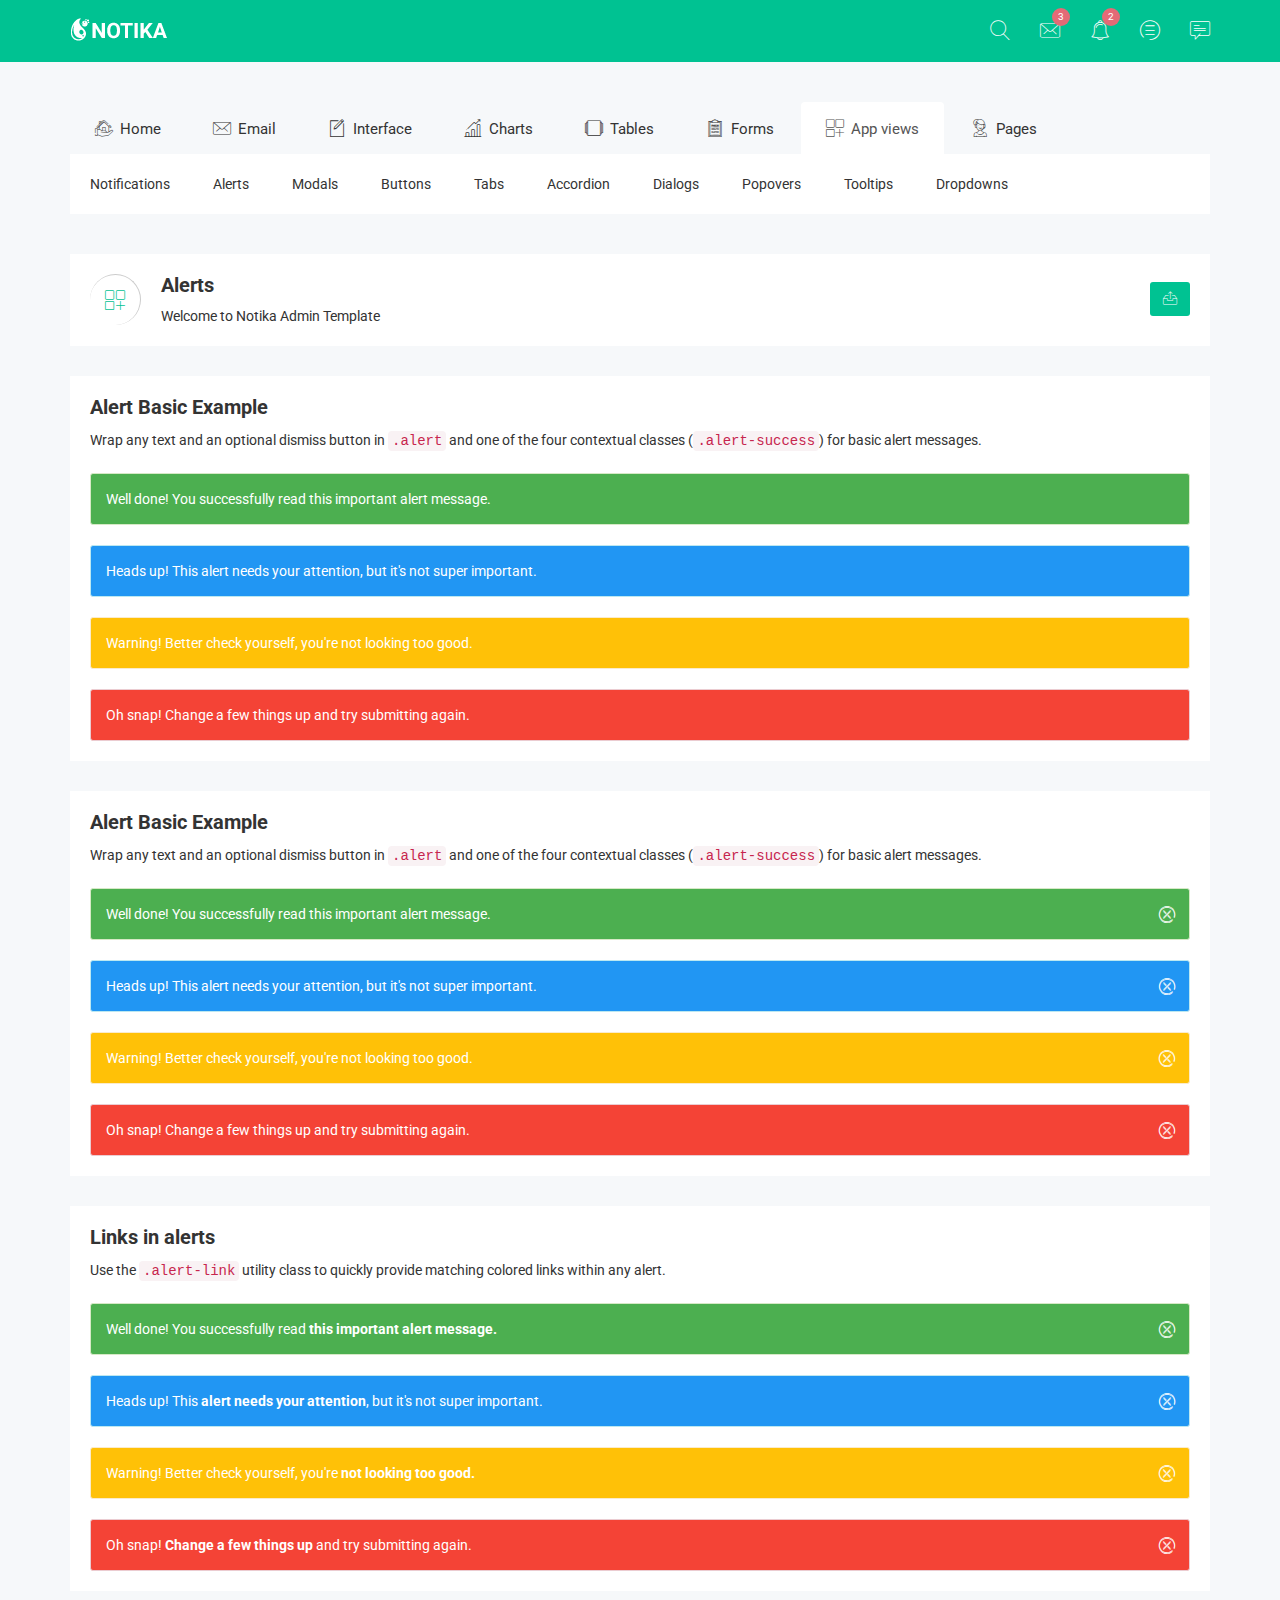
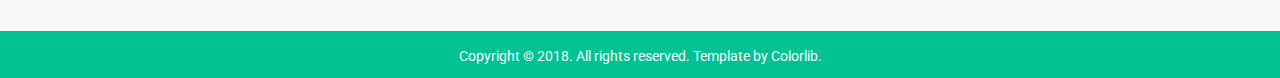
<file: notika/green-horizotal/alert.html>
<!doctype html>
<html class="no-js" lang="">

<head>
    <meta charset="utf-8">
    <meta http-equiv="x-ua-compatible" content="ie=edge">
    <title>Alert | Notika - Notika Admin Template</title>
    <meta name="description" content="">
    <meta name="viewport" content="width=device-width, initial-scale=1">
    <!-- favicon
		============================================ -->
    <link rel="shortcut icon" type="image/x-icon" href="img/favicon.ico">
    <!-- Google Fonts
		============================================ -->
    <link href="https://fonts.googleapis.com/css?family=Roboto:100,300,400,700,900" rel="stylesheet">
    <!-- Bootstrap CSS
		============================================ -->
    <link rel="stylesheet" href="css/bootstrap.min.css">
    <!-- font awesome CSS
		============================================ -->
    <link rel="stylesheet" href="css/font-awesome.min.css">
    <!-- owl.carousel CSS
		============================================ -->
    <link rel="stylesheet" href="css/owl.carousel.css">
    <link rel="stylesheet" href="css/owl.theme.css">
    <link rel="stylesheet" href="css/owl.transitions.css">
    <!-- meanmenu CSS
		============================================ -->
    <link rel="stylesheet" href="css/meanmenu/meanmenu.min.css">
    <!-- animate CSS
		============================================ -->
    <link rel="stylesheet" href="css/animate.css">
    <!-- normalize CSS
		============================================ -->
    <link rel="stylesheet" href="css/normalize.css">
	<!-- wave CSS
		============================================ -->
    <link rel="stylesheet" href="css/wave/waves.min.css">
    <link rel="stylesheet" href="css/wave/button.css">
    <!-- mCustomScrollbar CSS
		============================================ -->
    <link rel="stylesheet" href="css/scrollbar/jquery.mCustomScrollbar.min.css">
    <!-- jvectormap CSS
		============================================ -->
    <link rel="stylesheet" href="css/jvectormap/jquery-jvectormap-2.0.3.css">
    <!-- Notika icon CSS
		============================================ -->
    <link rel="stylesheet" href="css/notika-custom-icon.css">
    <!-- main CSS
		============================================ -->
    <link rel="stylesheet" href="css/main.css">
    <!-- style CSS
		============================================ -->
    <link rel="stylesheet" href="style.css">
    <!-- responsive CSS
		============================================ -->
    <link rel="stylesheet" href="css/responsive.css">
    <!-- modernizr JS
		============================================ -->
    <script src="js/vendor/modernizr-2.8.3.min.js"></script>
</head>

<body>
    <!--[if lt IE 8]>
            <p class="browserupgrade">You are using an <strong>outdated</strong> browser. Please <a href="http://browsehappy.com/">upgrade your browser</a> to improve your experience.</p>
        <![endif]-->
    <!-- Start Header Top Area -->
    <div class="header-top-area">
        <div class="container">
            <div class="row">
                <div class="col-lg-4 col-md-4 col-sm-12 col-xs-12">
                    <div class="logo-area">
                        <a href="#"><img src="img/logo/logo.png" alt="" /></a>
                    </div>
                </div>
                <div class="col-lg-8 col-md-8 col-sm-12 col-xs-12">
                    <div class="header-top-menu">
                        <ul class="nav navbar-nav notika-top-nav">
                            <li class="nav-item dropdown">
                                <a href="#" data-toggle="dropdown" role="button" aria-expanded="false" class="nav-link dropdown-toggle"><span><i class="notika-icon notika-search"></i></span></a>
                                <div role="menu" class="dropdown-menu search-dd animated flipInX">
                                    <div class="search-input">
                                        <i class="notika-icon notika-left-arrow"></i>
                                        <input type="text" />
                                    </div>
                                </div>
                            </li>
                            <li class="nav-item dropdown">
                                <a href="#" data-toggle="dropdown" role="button" aria-expanded="false" class="nav-link dropdown-toggle"><span><i class="notika-icon notika-mail"></i></span></a>
                                <div role="menu" class="dropdown-menu message-dd animated zoomIn">
                                    <div class="hd-mg-tt">
                                        <h2>Messages</h2>
                                    </div>
                                    <div class="hd-message-info">
                                        <a href="#">
                                            <div class="hd-message-sn">
                                                <div class="hd-message-img">
                                                    <img src="img/post/1.jpg" alt="" />
                                                </div>
                                                <div class="hd-mg-ctn">
                                                    <h3>David Belle</h3>
                                                    <p>Cum sociis natoque penatibus et magnis dis parturient montes</p>
                                                </div>
                                            </div>
                                        </a>
                                        <a href="#">
                                            <div class="hd-message-sn">
                                                <div class="hd-message-img">
                                                    <img src="img/post/2.jpg" alt="" />
                                                </div>
                                                <div class="hd-mg-ctn">
                                                    <h3>Jonathan Morris</h3>
                                                    <p>Cum sociis natoque penatibus et magnis dis parturient montes</p>
                                                </div>
                                            </div>
                                        </a>
                                        <a href="#">
                                            <div class="hd-message-sn">
                                                <div class="hd-message-img">
                                                    <img src="img/post/4.jpg" alt="" />
                                                </div>
                                                <div class="hd-mg-ctn">
                                                    <h3>Fredric Mitchell</h3>
                                                    <p>Cum sociis natoque penatibus et magnis dis parturient montes</p>
                                                </div>
                                            </div>
                                        </a>
                                        <a href="#">
                                            <div class="hd-message-sn">
                                                <div class="hd-message-img">
                                                    <img src="img/post/1.jpg" alt="" />
                                                </div>
                                                <div class="hd-mg-ctn">
                                                    <h3>David Belle</h3>
                                                    <p>Cum sociis natoque penatibus et magnis dis parturient montes</p>
                                                </div>
                                            </div>
                                        </a>
                                        <a href="#">
                                            <div class="hd-message-sn">
                                                <div class="hd-message-img">
                                                    <img src="img/post/2.jpg" alt="" />
                                                </div>
                                                <div class="hd-mg-ctn">
                                                    <h3>Glenn Jecobs</h3>
                                                    <p>Cum sociis natoque penatibus et magnis dis parturient montes</p>
                                                </div>
                                            </div>
                                        </a>
                                    </div>
                                    <div class="hd-mg-va">
                                        <a href="#">View All</a>
                                    </div>
                                </div>
                            </li>
                            <li class="nav-item nc-al"><a href="#" data-toggle="dropdown" role="button" aria-expanded="false" class="nav-link dropdown-toggle"><span><i class="notika-icon notika-alarm"></i></span><div class="spinner4 spinner-4"></div><div class="ntd-ctn"><span>3</span></div></a>
                                <div role="menu" class="dropdown-menu message-dd notification-dd animated zoomIn">
                                    <div class="hd-mg-tt">
                                        <h2>Notification</h2>
                                    </div>
                                    <div class="hd-message-info">
                                        <a href="#">
                                            <div class="hd-message-sn">
                                                <div class="hd-message-img">
                                                    <img src="img/post/1.jpg" alt="" />
                                                </div>
                                                <div class="hd-mg-ctn">
                                                    <h3>David Belle</h3>
                                                    <p>Cum sociis natoque penatibus et magnis dis parturient montes</p>
                                                </div>
                                            </div>
                                        </a>
                                        <a href="#">
                                            <div class="hd-message-sn">
                                                <div class="hd-message-img">
                                                    <img src="img/post/2.jpg" alt="" />
                                                </div>
                                                <div class="hd-mg-ctn">
                                                    <h3>Jonathan Morris</h3>
                                                    <p>Cum sociis natoque penatibus et magnis dis parturient montes</p>
                                                </div>
                                            </div>
                                        </a>
                                        <a href="#">
                                            <div class="hd-message-sn">
                                                <div class="hd-message-img">
                                                    <img src="img/post/4.jpg" alt="" />
                                                </div>
                                                <div class="hd-mg-ctn">
                                                    <h3>Fredric Mitchell</h3>
                                                    <p>Cum sociis natoque penatibus et magnis dis parturient montes</p>
                                                </div>
                                            </div>
                                        </a>
                                        <a href="#">
                                            <div class="hd-message-sn">
                                                <div class="hd-message-img">
                                                    <img src="img/post/1.jpg" alt="" />
                                                </div>
                                                <div class="hd-mg-ctn">
                                                    <h3>David Belle</h3>
                                                    <p>Cum sociis natoque penatibus et magnis dis parturient montes</p>
                                                </div>
                                            </div>
                                        </a>
                                        <a href="#">
                                            <div class="hd-message-sn">
                                                <div class="hd-message-img">
                                                    <img src="img/post/2.jpg" alt="" />
                                                </div>
                                                <div class="hd-mg-ctn">
                                                    <h3>Glenn Jecobs</h3>
                                                    <p>Cum sociis natoque penatibus et magnis dis parturient montes</p>
                                                </div>
                                            </div>
                                        </a>
                                    </div>
                                    <div class="hd-mg-va">
                                        <a href="#">View All</a>
                                    </div>
                                </div>
                            </li>
                            <li class="nav-item"><a href="#" data-toggle="dropdown" role="button" aria-expanded="false" class="nav-link dropdown-toggle"><span><i class="notika-icon notika-menus"></i></span><div class="spinner4 spinner-4"></div><div class="ntd-ctn"><span>2</span></div></a>
                                <div role="menu" class="dropdown-menu message-dd task-dd animated zoomIn">
                                    <div class="hd-mg-tt">
                                        <h2>Tasks</h2>
                                    </div>
                                    <div class="hd-message-info hd-task-info">
                                        <div class="skill">
                                            <div class="progress">
                                                <div class="lead-content">
                                                    <p>HTML5 Validation Report</p>
                                                </div>
                                                <div class="progress-bar wow fadeInLeft" data-progress="95%" style="width: 95%;" data-wow-duration="1.5s" data-wow-delay="1.2s"> <span>95%</span>
                                                </div>
                                            </div>
                                            <div class="progress">
                                                <div class="lead-content">
                                                    <p>Google Chrome Extension</p>
                                                </div>
                                                <div class="progress-bar wow fadeInLeft" data-progress="85%" style="width: 85%;" data-wow-duration="1.5s" data-wow-delay="1.2s"><span>85%</span> </div>
                                            </div>
                                            <div class="progress">
                                                <div class="lead-content">
                                                    <p>Social Internet Projects</p>
                                                </div>
                                                <div class="progress-bar wow fadeInLeft" data-progress="75%" style="width: 75%;" data-wow-duration="1.5s" data-wow-delay="1.2s"><span>75%</span> </div>
                                            </div>
                                            <div class="progress">
                                                <div class="lead-content">
                                                    <p>Bootstrap Admin Template</p>
                                                </div>
                                                <div class="progress-bar wow fadeInLeft" data-progress="65%" style="width: 65%;" data-wow-duration="1.5s" data-wow-delay="1.2s"><span>65%</span> </div>
                                            </div>
                                            <div class="progress progress-bt">
                                                <div class="lead-content">
                                                    <p>Youtube Client App</p>
                                                </div>
                                                <div class="progress-bar wow fadeInLeft" data-progress="55%" style="width: 55%;" data-wow-duration="1.5s" data-wow-delay="1.2s"><span>55%</span> </div>
                                            </div>
                                        </div>
                                    </div>
                                    <div class="hd-mg-va">
                                        <a href="#">View All</a>
                                    </div>
                                </div>
                            </li>
                            <li class="nav-item"><a href="#" data-toggle="dropdown" role="button" aria-expanded="false" class="nav-link dropdown-toggle"><span><i class="notika-icon notika-chat"></i></span></a>
                                <div role="menu" class="dropdown-menu message-dd chat-dd animated zoomIn">
                                    <div class="hd-mg-tt">
                                        <h2>Chat</h2>
                                    </div>
                                    <div class="search-people">
                                        <i class="notika-icon notika-left-arrow"></i>
                                        <input type="text" placeholder="Search People" />
                                    </div>
                                    <div class="hd-message-info">
                                        <a href="#">
                                            <div class="hd-message-sn">
                                                <div class="hd-message-img chat-img">
                                                    <img src="img/post/1.jpg" alt="" />
                                                    <div class="chat-avaible"><i class="notika-icon notika-dot"></i></div>
                                                </div>
                                                <div class="hd-mg-ctn">
                                                    <h3>David Belle</h3>
                                                    <p>Available</p>
                                                </div>
                                            </div>
                                        </a>
                                        <a href="#">
                                            <div class="hd-message-sn">
                                                <div class="hd-message-img chat-img">
                                                    <img src="img/post/2.jpg" alt="" />
                                                </div>
                                                <div class="hd-mg-ctn">
                                                    <h3>Jonathan Morris</h3>
                                                    <p>Last seen 3 hours ago</p>
                                                </div>
                                            </div>
                                        </a>
                                        <a href="#">
                                            <div class="hd-message-sn">
                                                <div class="hd-message-img chat-img">
                                                    <img src="img/post/4.jpg" alt="" />
                                                </div>
                                                <div class="hd-mg-ctn">
                                                    <h3>Fredric Mitchell</h3>
                                                    <p>Last seen 2 minutes ago</p>
                                                </div>
                                            </div>
                                        </a>
                                        <a href="#">
                                            <div class="hd-message-sn">
                                                <div class="hd-message-img chat-img">
                                                    <img src="img/post/1.jpg" alt="" />
                                                    <div class="chat-avaible"><i class="notika-icon notika-dot"></i></div>
                                                </div>
                                                <div class="hd-mg-ctn">
                                                    <h3>David Belle</h3>
                                                    <p>Available</p>
                                                </div>
                                            </div>
                                        </a>
                                        <a href="#">
                                            <div class="hd-message-sn">
                                                <div class="hd-message-img chat-img">
                                                    <img src="img/post/2.jpg" alt="" />
                                                    <div class="chat-avaible"><i class="notika-icon notika-dot"></i></div>
                                                </div>
                                                <div class="hd-mg-ctn">
                                                    <h3>Glenn Jecobs</h3>
                                                    <p>Available</p>
                                                </div>
                                            </div>
                                        </a>
                                    </div>
                                    <div class="hd-mg-va">
                                        <a href="#">View All</a>
                                    </div>
                                </div>
                            </li>
                        </ul>
                    </div>
                </div>
            </div>
        </div>
    </div>
    <!-- End Header Top Area -->
    <!-- Mobile Menu start -->
    <div class="mobile-menu-area">
        <div class="container">
            <div class="row">
                <div class="col-lg-12 col-md-12 col-sm-12 col-xs-12">
                    <div class="mobile-menu">
                        <nav id="dropdown">
                            <ul class="mobile-menu-nav">
                                <li><a data-toggle="collapse" data-target="#Charts" href="#">Home</a>
                                    <ul class="collapse dropdown-header-top">
                                        <li><a href="index.html">Dashboard One</a></li>
                                        <li><a href="index-2.html">Dashboard Two</a></li>
                                        <li><a href="index-3.html">Dashboard Three</a></li>
                                        <li><a href="index-4.html">Dashboard Four</a></li>
                                        <li><a href="analytics.html">Analytics</a></li>
                                        <li><a href="widgets.html">Widgets</a></li>
                                    </ul>
                                </li>
                                <li><a data-toggle="collapse" data-target="#demoevent" href="#">Email</a>
                                    <ul id="demoevent" class="collapse dropdown-header-top">
                                        <li><a href="inbox.html">Inbox</a></li>
                                        <li><a href="view-email.html">View Email</a></li>
                                        <li><a href="compose-email.html">Compose Email</a></li>
                                    </ul>
                                </li>
                                <li><a data-toggle="collapse" data-target="#democrou" href="#">Interface</a>
                                    <ul id="democrou" class="collapse dropdown-header-top">
                                        <li><a href="animations.html">Animations</a></li>
                                        <li><a href="google-map.html">Google Map</a></li>
                                        <li><a href="data-map.html">Data Maps</a></li>
                                        <li><a href="code-editor.html">Code Editor</a></li>
                                        <li><a href="image-cropper.html">Images Cropper</a></li>
                                        <li><a href="wizard.html">Wizard</a></li>
                                    </ul>
                                </li>
                                <li><a data-toggle="collapse" data-target="#demolibra" href="#">Charts</a>
                                    <ul id="demolibra" class="collapse dropdown-header-top">
                                        <li><a href="flot-charts.html">Flot Charts</a></li>
                                        <li><a href="bar-charts.html">Bar Charts</a></li>
                                        <li><a href="line-charts.html">Line Charts</a></li>
                                        <li><a href="area-charts.html">Area Charts</a></li>
                                    </ul>
                                </li>
                                <li><a data-toggle="collapse" data-target="#demodepart" href="#">Tables</a>
                                    <ul id="demodepart" class="collapse dropdown-header-top">
                                        <li><a href="normal-table.html">Normal Table</a></li>
                                        <li><a href="data-table.html">Data Table</a></li>
                                    </ul>
                                </li>
                                <li><a data-toggle="collapse" data-target="#demo" href="#">Forms</a>
                                    <ul id="demo" class="collapse dropdown-header-top">
                                        <li><a href="form-elements.html">Form Elements</a></li>
                                        <li><a href="form-components.html">Form Components</a></li>
                                        <li><a href="form-examples.html">Form Examples</a></li>
                                    </ul>
                                </li>
                                <li><a data-toggle="collapse" data-target="#Miscellaneousmob" href="#">App views</a>
                                    <ul id="Miscellaneousmob" class="collapse dropdown-header-top">
                                        <li><a href="notification.html">Notifications</a>
                                        </li>
                                        <li><a href="alert.html">Alerts</a>
                                        </li>
                                        <li><a href="modals.html">Modals</a>
                                        </li>
                                        <li><a href="buttons.html">Buttons</a>
                                        </li>
                                        <li><a href="tabs.html">Tabs</a>
                                        </li>
                                        <li><a href="accordion.html">Accordion</a>
                                        </li>
                                        <li><a href="dialog.html">Dialogs</a>
                                        </li>
                                        <li><a href="popovers.html">Popovers</a>
                                        </li>
                                        <li><a href="tooltips.html">Tooltips</a>
                                        </li>
                                        <li><a href="dropdown.html">Dropdowns</a>
                                        </li>
                                    </ul>
                                </li>
                                <li><a data-toggle="collapse" data-target="#Pagemob" href="#">Pages</a>
                                    <ul id="Pagemob" class="collapse dropdown-header-top">
                                        <li><a href="contact.html">Contact</a>
                                        </li>
                                        <li><a href="invoice.html">Invoice</a>
                                        </li>
                                        <li><a href="typography.html">Typography</a>
                                        </li>
                                        <li><a href="color.html">Color</a>
                                        </li>
                                        <li><a href="login-register.html">Login Register</a>
                                        </li>
                                        <li><a href="404.html">404 Page</a>
                                        </li>
                                    </ul>
                                </li>
                            </ul>
                        </nav>
                    </div>
                </div>
            </div>
        </div>
    </div>
    <!-- Mobile Menu end -->
    <!-- Main Menu area start-->
    <div class="main-menu-area mg-tb-40">
        <div class="container">
            <div class="row">
                <div class="col-lg-12 col-md-12 col-sm-12 col-xs-12">
                    <ul class="nav nav-tabs notika-menu-wrap menu-it-icon-pro">
                        <li><a data-toggle="tab" href="#Home"><i class="notika-icon notika-house"></i> Home</a>
                        </li>
                        <li><a data-toggle="tab" href="#mailbox"><i class="notika-icon notika-mail"></i> Email</a>
                        </li>
                        <li><a data-toggle="tab" href="#Interface"><i class="notika-icon notika-edit"></i> Interface</a>
                        </li>
                        <li><a data-toggle="tab" href="#Charts"><i class="notika-icon notika-bar-chart"></i> Charts</a>
                        </li>
                        <li><a data-toggle="tab" href="#Tables"><i class="notika-icon notika-windows"></i> Tables</a>
                        </li>
                        <li><a data-toggle="tab" href="#Forms"><i class="notika-icon notika-form"></i> Forms</a>
                        </li>
                        <li class="active"><a data-toggle="tab" href="#Appviews"><i class="notika-icon notika-app"></i> App views</a>
                        </li>
                        <li><a data-toggle="tab" href="#Page"><i class="notika-icon notika-support"></i> Pages</a>
                        </li>
                    </ul>
                    <div class="tab-content custom-menu-content">
                        <div id="Home" class="tab-pane in notika-tab-menu-bg animated flipInX">
                            <ul class="notika-main-menu-dropdown">
                                <li><a href="index.html">Dashboard One</a>
                                </li>
                                <li><a href="index-2.html">Dashboard Two</a>
                                </li>
                                <li><a href="index-3.html">Dashboard Three</a>
                                </li>
                                <li><a href="index-4.html">Dashboard Four</a>
                                </li>
                                <li><a href="analytics.html">Analytics</a>
                                </li>
                                <li><a href="widgets.html">Widgets</a>
                                </li>
                            </ul>
                        </div>
                        <div id="mailbox" class="tab-pane notika-tab-menu-bg animated flipInX">
                            <ul class="notika-main-menu-dropdown">
                                <li><a href="inbox.html">Inbox</a>
                                </li>
                                <li><a href="view-email.html">View Email</a>
                                </li>
                                <li><a href="compose-email.html">Compose Email</a>
                                </li>
                            </ul>
                        </div>
                        <div id="Interface" class="tab-pane notika-tab-menu-bg animated flipInX">
                            <ul class="notika-main-menu-dropdown">
                                <li><a href="animations.html">Animations</a>
                                </li>
                                <li><a href="google-map.html">Google Map</a>
                                </li>
                                <li><a href="data-map.html">Data Maps</a>
                                </li>
                                <li><a href="code-editor.html">Code Editor</a>
                                </li>
                                <li><a href="image-cropper.html">Images Cropper</a>
                                </li>
                                <li><a href="wizard.html">Wizard</a>
                                </li>
                            </ul>
                        </div>
                        <div id="Charts" class="tab-pane notika-tab-menu-bg animated flipInX">
                            <ul class="notika-main-menu-dropdown">
                                <li><a href="flot-charts.html">Flot Charts</a>
                                </li>
                                <li><a href="bar-charts.html">Bar Charts</a>
                                </li>
                                <li><a href="line-charts.html">Line Charts</a>
                                </li>
                                <li><a href="area-charts.html">Area Charts</a>
                                </li>
                            </ul>
                        </div>
                        <div id="Tables" class="tab-pane notika-tab-menu-bg animated flipInX">
                            <ul class="notika-main-menu-dropdown">
                                <li><a href="normal-table.html">Normal Table</a>
                                </li>
                                <li><a href="data-table.html">Data Table</a>
                                </li>
                            </ul>
                        </div>
                        <div id="Forms" class="tab-pane notika-tab-menu-bg animated flipInX">
                            <ul class="notika-main-menu-dropdown">
                                <li><a href="form-elements.html">Form Elements</a>
                                </li>
                                <li><a href="form-components.html">Form Components</a>
                                </li>
                                <li><a href="form-examples.html">Form Examples</a>
                                </li>
                            </ul>
                        </div>
                        <div id="Appviews" class="tab-pane active notika-tab-menu-bg animated flipInX">
                            <ul class="notika-main-menu-dropdown">
                                <li><a href="notification.html">Notifications</a>
                                </li>
                                <li><a href="alert.html">Alerts</a>
                                </li>
                                <li><a href="modals.html">Modals</a>
                                </li>
                                <li><a href="buttons.html">Buttons</a>
                                </li>
                                <li><a href="tabs.html">Tabs</a>
                                </li>
                                <li><a href="accordion.html">Accordion</a>
                                </li>
                                <li><a href="dialog.html">Dialogs</a>
                                </li>
                                <li><a href="popovers.html">Popovers</a>
                                </li>
                                <li><a href="tooltips.html">Tooltips</a>
                                </li>
                                <li><a href="dropdown.html">Dropdowns</a>
                                </li>
                            </ul>
                        </div>
                        <div id="Page" class="tab-pane notika-tab-menu-bg animated flipInX">
                            <ul class="notika-main-menu-dropdown">
                                <li><a href="contact.html">Contact</a>
                                </li>
                                <li><a href="invoice.html">Invoice</a>
                                </li>
                                <li><a href="typography.html">Typography</a>
                                </li>
                                <li><a href="color.html">Color</a>
                                </li>
                                <li><a href="login-register.html">Login Register</a>
                                </li>
                                <li><a href="404.html">404 Page</a>
                                </li>
                            </ul>
                        </div>
                    </div>
                </div>
            </div>
        </div>
    </div>
    <!-- Main Menu area End-->
	<!-- Breadcomb area Start-->
	<div class="breadcomb-area">
		<div class="container">
			<div class="row">
				<div class="col-lg-12 col-md-12 col-sm-12 col-xs-12">
					<div class="breadcomb-list">
						<div class="row">
							<div class="col-lg-6 col-md-6 col-sm-6 col-xs-12">
								<div class="breadcomb-wp">
									<div class="breadcomb-icon">
										<i class="notika-icon notika-app"></i>
									</div>
									<div class="breadcomb-ctn">
										<h2>Alerts</h2>
										<p>Welcome to Notika <span class="bread-ntd">Admin Template</span></p>
									</div>
								</div>
							</div>
							<div class="col-lg-6 col-md-6 col-sm-6 col-xs-3">
								<div class="breadcomb-report">
									<button data-toggle="tooltip" data-placement="left" title="Download Report" class="btn"><i class="notika-icon notika-sent"></i></button>
								</div>
							</div>
						</div>
					</div>
				</div>
			</div>
		</div>
	</div>
	<!-- Breadcomb area End-->
    <!-- Alert area start-->
    <div class="alert-area">
        <div class="container">
            <div class="row">
                <div class="col-lg-12 col-md-12 col-sm-12 col-xs-12">
                    <div class="alert-inner">
                        <div class="alert-hd">
                            <h2>Alert Basic Example</h2>
                            <p>Wrap any text and an optional dismiss button in <code>.alert</code> and one of the four contextual classes (<code>.alert-success</code>) for basic alert messages.</p>
                        </div>
                        <div class="alert-list">
                            <div class="alert alert-success" role="alert">Well done! You successfully read this important alert message.
                            </div>
                            <div class="alert alert-info" role="alert">Heads up! This alert needs your attention, but it's not super important.
                            </div>
                            <div class="alert alert-warning" role="alert">Warning! Better check yourself, you're not looking too good.
                            </div>
                            <div class="alert alert-danger alert-mg-b-0" role="alert">Oh snap! Change a few things up and try submitting again.
                            </div>
                        </div>
                    </div>
                </div>
            </div>
            <div class="row">
                <div class="col-lg-12 col-md-12 col-sm-12 col-xs-12">
                    <div class="alert-inner mg-t-30">
                        <div class="alert-hd">
                            <h2>Alert Basic Example</h2>
                            <p>Wrap any text and an optional dismiss button in <code>.alert</code> and one of the four contextual classes (<code>.alert-success</code>) for basic alert messages.</p>
                        </div>
                        <div class="alert-list">
                            <div class="alert alert-success alert-dismissible" role="alert">
                                <button type="button" class="close" data-dismiss="alert" aria-label="Close"><span aria-hidden="true"><i class="notika-icon notika-close"></i></span></button> Well done! You successfully read this important alert message.
                            </div>
                            <div class="alert alert-info alert-dismissible" role="alert">
                                <button type="button" class="close" data-dismiss="alert" aria-label="Close"><span aria-hidden="true"><i class="notika-icon notika-close"></i></span></button> Heads up! This alert needs your attention, but it's not super
                                important.
                            </div>
                            <div class="alert alert-warning alert-dismissible" role="alert">
                                <button type="button" class="close" data-dismiss="alert" aria-label="Close"><span aria-hidden="true"><i class="notika-icon notika-close"></i></span></button> Warning! Better check yourself, you're not looking too good.
                            </div>
                            <div class="alert alert-danger alert-dismissible alert-mg-b-0" role="alert">
                                <button type="button" class="close" data-dismiss="alert" aria-label="Close"><span aria-hidden="true"><i class="notika-icon notika-close"></i></span></button> Oh snap! Change a few things up and try submitting again.
                            </div>

                        </div>
                    </div>
                </div>
            </div>
            <div class="row">
                <div class="col-lg-12 col-md-12 col-sm-12 col-xs-12">
                    <div class="alert-inner mg-t-30">
                        <div class="alert-hd">
                            <h2>Links in alerts</h2>
                            <p>Use the <code>.alert-link</code> utility class to quickly provide matching colored links within any alert.</p>
                        </div>
                        <div class="alert-list">
                            <div class="alert alert-success alert-dismissible" role="alert">
                                <button type="button" class="close" data-dismiss="alert" aria-label="Close"><span aria-hidden="true"><i class="notika-icon notika-close"></i></span></button> Well done! You successfully read <a href="" class="alert-link">this important alert message.</a>
                            </div>
                            <div class="alert alert-info alert-dismissible" role="alert">
                                <button type="button" class="close" data-dismiss="alert" aria-label="Close"><span aria-hidden="true"><i class="notika-icon notika-close"></i></span></button> Heads up! This <a href="" class="alert-link">alert needs your attention</a>,
                                but it's not super important.
                            </div>
                            <div class="alert alert-warning alert-dismissible" role="alert">
                                <button type="button" class="close" data-dismiss="alert" aria-label="Close"><span aria-hidden="true"><i class="notika-icon notika-close"></i></span></button> Warning! Better check yourself, you're <a href="" class="alert-link">not looking too good.</a>
                            </div>
                            <div class="alert alert-danger alert-dismissible alert-mg-b-0" role="alert">
                                <button type="button" class="close" data-dismiss="alert" aria-label="Close"><span aria-hidden="true"><i class="notika-icon notika-close"></i></span></button> Oh snap! <a href="" class="alert-link">Change a few things up</a>                                and try submitting again.
                            </div>
                        </div>
                    </div>
                </div>
            </div>
        </div>
    </div>
    <!-- Alert area End-->
    <!-- Start Footer area-->
    <div class="footer-copyright-area">
        <div class="container">
            <div class="row">
                <div class="col-lg-12 col-md-12 col-sm-12 col-xs-12">
                    <div class="footer-copy-right">
                        <p>Copyright © 2018. All rights reserved. Template by <a href="https://colorlib.com">Colorlib</a>.</p>
                    </div>
                </div>
            </div>
        </div>
    </div>
    <!-- End Footer area-->
    <!-- jquery
		============================================ -->
    <script src="js/vendor/jquery-1.12.4.min.js"></script>
    <!-- bootstrap JS
		============================================ -->
    <script src="js/bootstrap.min.js"></script>
    <!-- wow JS
		============================================ -->
    <script src="js/wow.min.js"></script>
    <!-- price-slider JS
		============================================ -->
    <script src="js/jquery-price-slider.js"></script>
    <!-- owl.carousel JS
		============================================ -->
    <script src="js/owl.carousel.min.js"></script>
    <!-- scrollUp JS
		============================================ -->
    <script src="js/jquery.scrollUp.min.js"></script>
    <!-- meanmenu JS
		============================================ -->
    <script src="js/meanmenu/jquery.meanmenu.js"></script>
    <!-- counterup JS
		============================================ -->
    <script src="js/counterup/jquery.counterup.min.js"></script>
    <script src="js/counterup/waypoints.min.js"></script>
    <script src="js/counterup/counterup-active.js"></script>
    <!-- mCustomScrollbar JS
		============================================ -->
    <script src="js/scrollbar/jquery.mCustomScrollbar.concat.min.js"></script>
    <!-- sparkline JS
		============================================ -->
    <script src="js/sparkline/jquery.sparkline.min.js"></script>
    <script src="js/sparkline/sparkline-active.js"></script>
    <!-- flot JS
		============================================ -->
    <script src="js/flot/jquery.flot.js"></script>
    <script src="js/flot/jquery.flot.resize.js"></script>
    <script src="js/flot/flot-active.js"></script>
    <!-- knob JS
		============================================ -->
    <script src="js/knob/jquery.knob.js"></script>
    <script src="js/knob/jquery.appear.js"></script>
    <script src="js/knob/knob-active.js"></script>
    <!--  Chat JS
		============================================ -->
    <script src="js/chat/jquery.chat.js"></script>
    <!--  todo JS
		============================================ -->
    <script src="js/todo/jquery.todo.js"></script>
	<!--  wave JS
		============================================ -->
    <script src="js/wave/waves.min.js"></script>
    <script src="js/wave/wave-active.js"></script>
    <!-- plugins JS
		============================================ -->
    <script src="js/plugins.js"></script>
    <!-- main JS
		============================================ -->
    <script src="js/main.js"></script>
	<!-- tawk chat JS
		============================================ -->
    <script src="js/tawk-chat.js"></script>
</body>

</html>
</file>
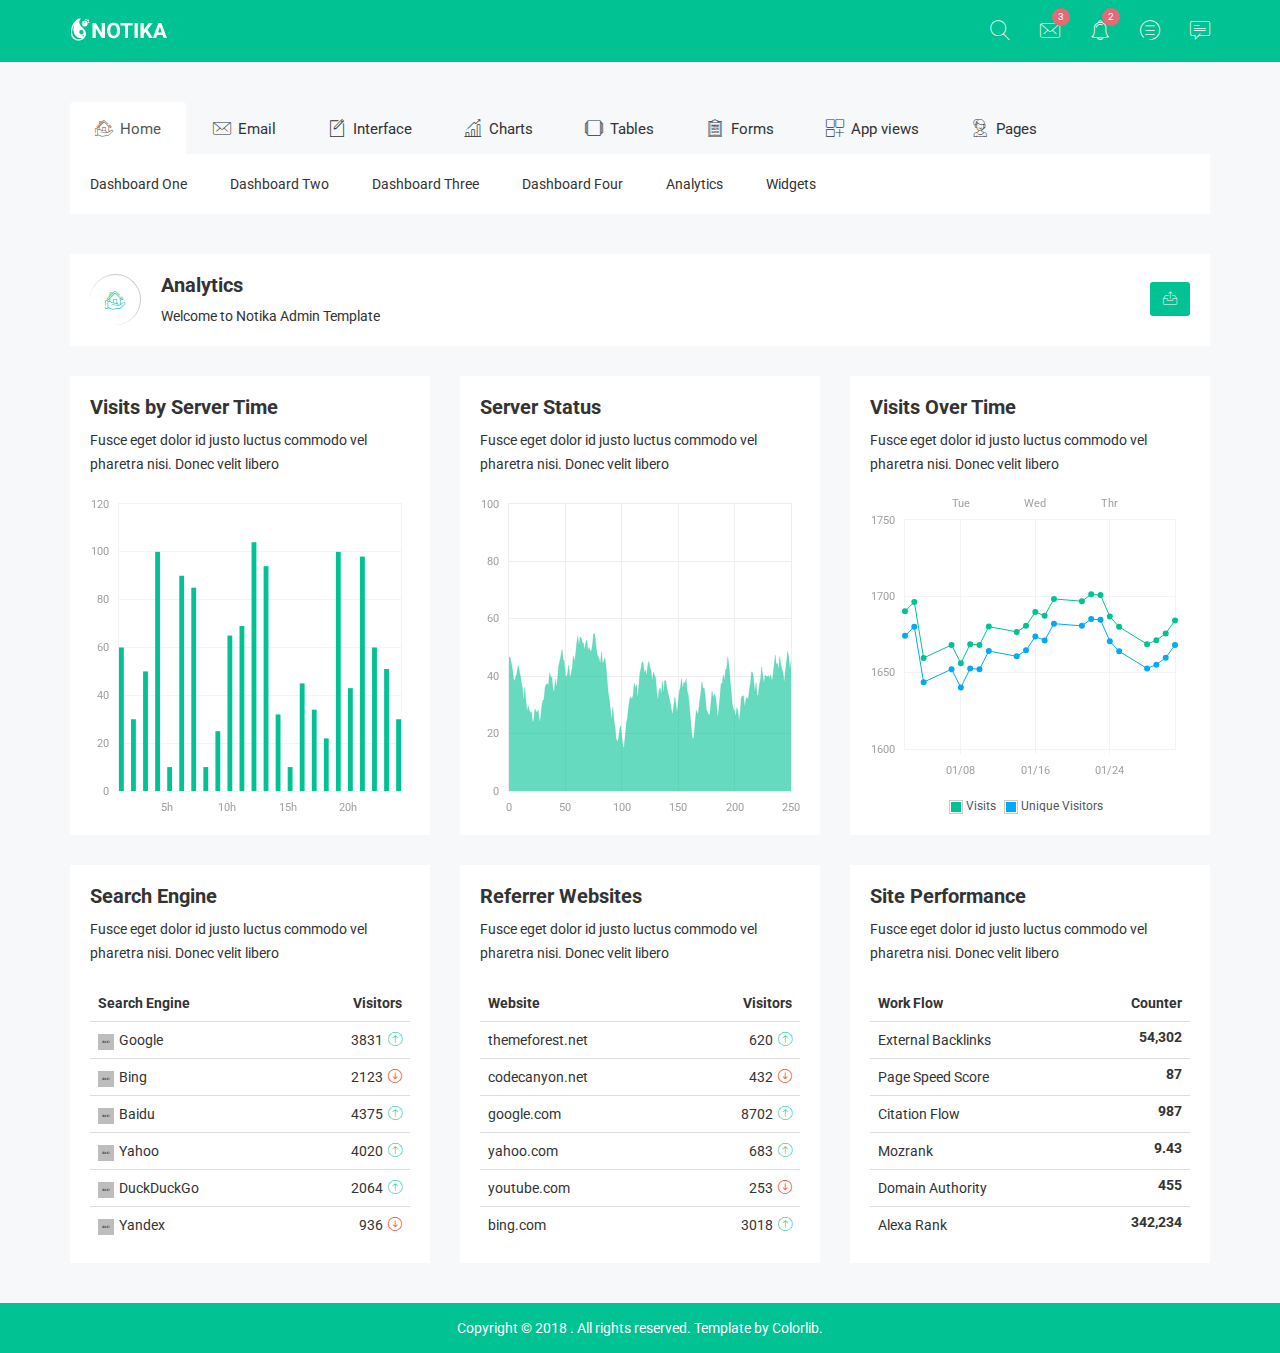
<file: notika/green-horizotal/analytics.html>
<!doctype html>
<html class="no-js" lang="">

<head>
    <meta charset="utf-8">
    <meta http-equiv="x-ua-compatible" content="ie=edge">
    <title>Analytics | Notika - Notika Admin Template</title>
    <meta name="description" content="">
    <meta name="viewport" content="width=device-width, initial-scale=1">
    <!-- favicon
		============================================ -->
    <link rel="shortcut icon" type="image/x-icon" href="img/favicon.ico">
    <!-- Google Fonts
		============================================ -->
    <link href="https://fonts.googleapis.com/css?family=Roboto:100,300,400,700,900" rel="stylesheet">
    <!-- Bootstrap CSS
		============================================ -->
    <link rel="stylesheet" href="css/bootstrap.min.css">
    <!-- font awesome CSS
		============================================ -->
    <link rel="stylesheet" href="css/font-awesome.min.css">
    <!-- owl.carousel CSS
		============================================ -->
    <link rel="stylesheet" href="css/owl.carousel.css">
    <link rel="stylesheet" href="css/owl.theme.css">
    <link rel="stylesheet" href="css/owl.transitions.css">
    <!-- meanmenu CSS
		============================================ -->
    <link rel="stylesheet" href="css/meanmenu/meanmenu.min.css">
    <!-- Notika icon CSS
		============================================ -->
    <link rel="stylesheet" href="css/notika-custom-icon.css">
    <!-- mCustomScrollbar CSS
		============================================ -->
    <link rel="stylesheet" href="css/scrollbar/jquery.mCustomScrollbar.min.css">
    <!-- animate CSS
		============================================ -->
    <link rel="stylesheet" href="css/animate.css">
    <!-- normalize CSS
		============================================ -->
    <link rel="stylesheet" href="css/normalize.css">
	<!-- wave CSS
		============================================ -->
    <link rel="stylesheet" href="css/wave/waves.min.css">
    <link rel="stylesheet" href="css/wave/button.css">
    <!-- main CSS
		============================================ -->
    <link rel="stylesheet" href="css/main.css">
    <!-- style CSS
		============================================ -->
    <link rel="stylesheet" href="style.css">
    <!-- responsive CSS
		============================================ -->
    <link rel="stylesheet" href="css/responsive.css">
    <!-- modernizr JS
		============================================ -->
    <script src="js/vendor/modernizr-2.8.3.min.js"></script>
</head>

<body>
    <!--[if lt IE 8]>
            <p class="browserupgrade">You are using an <strong>outdated</strong> browser. Please <a href="http://browsehappy.com/">upgrade your browser</a> to improve your experience.</p>
        <![endif]-->
    <!-- Start Header Top Area -->
    <div class="header-top-area">
        <div class="container">
            <div class="row">
                <div class="col-lg-4 col-md-4 col-sm-12 col-xs-12">
                    <div class="logo-area">
                        <a href="#"><img src="img/logo/logo.png" alt="" /></a>
                    </div>
                </div>
                <div class="col-lg-8 col-md-8 col-sm-12 col-xs-12">
                    <div class="header-top-menu">
                        <ul class="nav navbar-nav notika-top-nav">
                            <li class="nav-item dropdown">
                                <a href="#" data-toggle="dropdown" role="button" aria-expanded="false" class="nav-link dropdown-toggle"><span><i class="notika-icon notika-search"></i></span></a>
                                <div role="menu" class="dropdown-menu search-dd animated flipInX">
                                    <div class="search-input">
                                        <i class="notika-icon notika-left-arrow"></i>
                                        <input type="text" />
                                    </div>
                                </div>
                            </li>
                            <li class="nav-item dropdown">
                                <a href="#" data-toggle="dropdown" role="button" aria-expanded="false" class="nav-link dropdown-toggle"><span><i class="notika-icon notika-mail"></i></span></a>
                                <div role="menu" class="dropdown-menu message-dd animated zoomIn">
                                    <div class="hd-mg-tt">
                                        <h2>Messages</h2>
                                    </div>
                                    <div class="hd-message-info">
                                        <a href="#">
                                            <div class="hd-message-sn">
                                                <div class="hd-message-img">
                                                    <img src="img/post/1.jpg" alt="" />
                                                </div>
                                                <div class="hd-mg-ctn">
                                                    <h3>David Belle</h3>
                                                    <p>Cum sociis natoque penatibus et magnis dis parturient montes</p>
                                                </div>
                                            </div>
                                        </a>
                                        <a href="#">
                                            <div class="hd-message-sn">
                                                <div class="hd-message-img">
                                                    <img src="img/post/2.jpg" alt="" />
                                                </div>
                                                <div class="hd-mg-ctn">
                                                    <h3>Jonathan Morris</h3>
                                                    <p>Cum sociis natoque penatibus et magnis dis parturient montes</p>
                                                </div>
                                            </div>
                                        </a>
                                        <a href="#">
                                            <div class="hd-message-sn">
                                                <div class="hd-message-img">
                                                    <img src="img/post/4.jpg" alt="" />
                                                </div>
                                                <div class="hd-mg-ctn">
                                                    <h3>Fredric Mitchell</h3>
                                                    <p>Cum sociis natoque penatibus et magnis dis parturient montes</p>
                                                </div>
                                            </div>
                                        </a>
                                        <a href="#">
                                            <div class="hd-message-sn">
                                                <div class="hd-message-img">
                                                    <img src="img/post/1.jpg" alt="" />
                                                </div>
                                                <div class="hd-mg-ctn">
                                                    <h3>David Belle</h3>
                                                    <p>Cum sociis natoque penatibus et magnis dis parturient montes</p>
                                                </div>
                                            </div>
                                        </a>
                                        <a href="#">
                                            <div class="hd-message-sn">
                                                <div class="hd-message-img">
                                                    <img src="img/post/2.jpg" alt="" />
                                                </div>
                                                <div class="hd-mg-ctn">
                                                    <h3>Glenn Jecobs</h3>
                                                    <p>Cum sociis natoque penatibus et magnis dis parturient montes</p>
                                                </div>
                                            </div>
                                        </a>
                                    </div>
                                    <div class="hd-mg-va">
                                        <a href="#">View All</a>
                                    </div>
                                </div>
                            </li>
                            <li class="nav-item nc-al"><a href="#" data-toggle="dropdown" role="button" aria-expanded="false" class="nav-link dropdown-toggle"><span><i class="notika-icon notika-alarm"></i></span><div class="spinner4 spinner-4"></div><div class="ntd-ctn"><span>3</span></div></a>
                                <div role="menu" class="dropdown-menu message-dd notification-dd animated zoomIn">
                                    <div class="hd-mg-tt">
                                        <h2>Notification</h2>
                                    </div>
                                    <div class="hd-message-info">
                                        <a href="#">
                                            <div class="hd-message-sn">
                                                <div class="hd-message-img">
                                                    <img src="img/post/1.jpg" alt="" />
                                                </div>
                                                <div class="hd-mg-ctn">
                                                    <h3>David Belle</h3>
                                                    <p>Cum sociis natoque penatibus et magnis dis parturient montes</p>
                                                </div>
                                            </div>
                                        </a>
                                        <a href="#">
                                            <div class="hd-message-sn">
                                                <div class="hd-message-img">
                                                    <img src="img/post/2.jpg" alt="" />
                                                </div>
                                                <div class="hd-mg-ctn">
                                                    <h3>Jonathan Morris</h3>
                                                    <p>Cum sociis natoque penatibus et magnis dis parturient montes</p>
                                                </div>
                                            </div>
                                        </a>
                                        <a href="#">
                                            <div class="hd-message-sn">
                                                <div class="hd-message-img">
                                                    <img src="img/post/4.jpg" alt="" />
                                                </div>
                                                <div class="hd-mg-ctn">
                                                    <h3>Fredric Mitchell</h3>
                                                    <p>Cum sociis natoque penatibus et magnis dis parturient montes</p>
                                                </div>
                                            </div>
                                        </a>
                                        <a href="#">
                                            <div class="hd-message-sn">
                                                <div class="hd-message-img">
                                                    <img src="img/post/1.jpg" alt="" />
                                                </div>
                                                <div class="hd-mg-ctn">
                                                    <h3>David Belle</h3>
                                                    <p>Cum sociis natoque penatibus et magnis dis parturient montes</p>
                                                </div>
                                            </div>
                                        </a>
                                        <a href="#">
                                            <div class="hd-message-sn">
                                                <div class="hd-message-img">
                                                    <img src="img/post/2.jpg" alt="" />
                                                </div>
                                                <div class="hd-mg-ctn">
                                                    <h3>Glenn Jecobs</h3>
                                                    <p>Cum sociis natoque penatibus et magnis dis parturient montes</p>
                                                </div>
                                            </div>
                                        </a>
                                    </div>
                                    <div class="hd-mg-va">
                                        <a href="#">View All</a>
                                    </div>
                                </div>
                            </li>
                            <li class="nav-item"><a href="#" data-toggle="dropdown" role="button" aria-expanded="false" class="nav-link dropdown-toggle"><span><i class="notika-icon notika-menus"></i></span><div class="spinner4 spinner-4"></div><div class="ntd-ctn"><span>2</span></div></a>
                                <div role="menu" class="dropdown-menu message-dd task-dd animated zoomIn">
                                    <div class="hd-mg-tt">
                                        <h2>Tasks</h2>
                                    </div>
                                    <div class="hd-message-info hd-task-info">
                                        <div class="skill">
                                            <div class="progress">
                                                <div class="lead-content">
                                                    <p>HTML5 Validation Report</p>
                                                </div>
                                                <div class="progress-bar wow fadeInLeft" data-progress="95%" style="width: 95%;" data-wow-duration="1.5s" data-wow-delay="1.2s"> <span>95%</span>
                                                </div>
                                            </div>
                                            <div class="progress">
                                                <div class="lead-content">
                                                    <p>Google Chrome Extension</p>
                                                </div>
                                                <div class="progress-bar wow fadeInLeft" data-progress="85%" style="width: 85%;" data-wow-duration="1.5s" data-wow-delay="1.2s"><span>85%</span> </div>
                                            </div>
                                            <div class="progress">
                                                <div class="lead-content">
                                                    <p>Social Internet Projects</p>
                                                </div>
                                                <div class="progress-bar wow fadeInLeft" data-progress="75%" style="width: 75%;" data-wow-duration="1.5s" data-wow-delay="1.2s"><span>75%</span> </div>
                                            </div>
                                            <div class="progress">
                                                <div class="lead-content">
                                                    <p>Bootstrap Admin</p>
                                                </div>
                                                <div class="progress-bar wow fadeInLeft" data-progress="65%" style="width: 65%;" data-wow-duration="1.5s" data-wow-delay="1.2s"><span>65%</span> </div>
                                            </div>
                                            <div class="progress progress-bt">
                                                <div class="lead-content">
                                                    <p>Youtube App</p>
                                                </div>
                                                <div class="progress-bar wow fadeInLeft" data-progress="55%" style="width: 55%;" data-wow-duration="1.5s" data-wow-delay="1.2s"><span>55%</span> </div>
                                            </div>
                                        </div>
                                    </div>
                                    <div class="hd-mg-va">
                                        <a href="#">View All</a>
                                    </div>
                                </div>
                            </li>
                            <li class="nav-item"><a href="#" data-toggle="dropdown" role="button" aria-expanded="false" class="nav-link dropdown-toggle"><span><i class="notika-icon notika-chat"></i></span></a>
                                <div role="menu" class="dropdown-menu message-dd chat-dd animated zoomIn">
                                    <div class="hd-mg-tt">
                                        <h2>Chat</h2>
                                    </div>
                                    <div class="search-people">
                                        <i class="notika-icon notika-left-arrow"></i>
                                        <input type="text" placeholder="Search People" />
                                    </div>
                                    <div class="hd-message-info">
                                        <a href="#">
                                            <div class="hd-message-sn">
                                                <div class="hd-message-img chat-img">
                                                    <img src="img/post/1.jpg" alt="" />
                                                    <div class="chat-avaible"><i class="notika-icon notika-dot"></i></div>
                                                </div>
                                                <div class="hd-mg-ctn">
                                                    <h3>David Belle</h3>
                                                    <p>Available</p>
                                                </div>
                                            </div>
                                        </a>
                                        <a href="#">
                                            <div class="hd-message-sn">
                                                <div class="hd-message-img chat-img">
                                                    <img src="img/post/2.jpg" alt="" />
                                                </div>
                                                <div class="hd-mg-ctn">
                                                    <h3>Jonathan Morris</h3>
                                                    <p>Last seen 3 hours ago</p>
                                                </div>
                                            </div>
                                        </a>
                                        <a href="#">
                                            <div class="hd-message-sn">
                                                <div class="hd-message-img chat-img">
                                                    <img src="img/post/4.jpg" alt="" />
                                                </div>
                                                <div class="hd-mg-ctn">
                                                    <h3>Fredric Mitchell</h3>
                                                    <p>Last seen 2 minutes ago</p>
                                                </div>
                                            </div>
                                        </a>
                                        <a href="#">
                                            <div class="hd-message-sn">
                                                <div class="hd-message-img chat-img">
                                                    <img src="img/post/1.jpg" alt="" />
                                                    <div class="chat-avaible"><i class="notika-icon notika-dot"></i></div>
                                                </div>
                                                <div class="hd-mg-ctn">
                                                    <h3>David Belle</h3>
                                                    <p>Available</p>
                                                </div>
                                            </div>
                                        </a>
                                        <a href="#">
                                            <div class="hd-message-sn">
                                                <div class="hd-message-img chat-img">
                                                    <img src="img/post/2.jpg" alt="" />
                                                    <div class="chat-avaible"><i class="notika-icon notika-dot"></i></div>
                                                </div>
                                                <div class="hd-mg-ctn">
                                                    <h3>Glenn Jecobs</h3>
                                                    <p>Available</p>
                                                </div>
                                            </div>
                                        </a>
                                    </div>
                                    <div class="hd-mg-va">
                                        <a href="#">View All</a>
                                    </div>
                                </div>
                            </li>
                        </ul>
                    </div>
                </div>
            </div>
        </div>
    </div>
    <!-- End Header Top Area -->
    <!-- Mobile Menu start -->
    <div class="mobile-menu-area">
        <div class="container">
            <div class="row">
                <div class="col-lg-12 col-md-12 col-sm-12 col-xs-12">
                    <div class="mobile-menu">
                        <nav id="dropdown">
                            <ul class="mobile-menu-nav">
                                <li><a data-toggle="collapse" data-target="#Charts" href="#">Home</a>
                                    <ul class="collapse dropdown-header-top">
                                        <li><a href="index.html">Dashboard One</a></li>
                                        <li><a href="index-2.html">Dashboard Two</a></li>
                                        <li><a href="index-3.html">Dashboard Three</a></li>
                                        <li><a href="index-4.html">Dashboard Four</a></li>
                                        <li><a href="analytics.html">Analytics</a></li>
                                        <li><a href="widgets.html">Widgets</a></li>
                                    </ul>
                                </li>
                                <li><a data-toggle="collapse" data-target="#demoevent" href="#">Email</a>
                                    <ul id="demoevent" class="collapse dropdown-header-top">
                                        <li><a href="inbox.html">Inbox</a></li>
                                        <li><a href="view-email.html">View Email</a></li>
                                        <li><a href="compose-email.html">Compose Email</a></li>
                                    </ul>
                                </li>
                                <li><a data-toggle="collapse" data-target="#democrou" href="#">Interface</a>
                                    <ul id="democrou" class="collapse dropdown-header-top">
                                        <li><a href="animations.html">Animations</a></li>
                                        <li><a href="google-map.html">Google Map</a></li>
                                        <li><a href="data-map.html">Data Maps</a></li>
                                        <li><a href="code-editor.html">Code Editor</a></li>
                                        <li><a href="image-cropper.html">Images Cropper</a></li>
                                        <li><a href="wizard.html">Wizard</a></li>
                                    </ul>
                                </li>
                                <li><a data-toggle="collapse" data-target="#demolibra" href="#">Charts</a>
                                    <ul id="demolibra" class="collapse dropdown-header-top">
                                        <li><a href="flot-charts.html">Flot Charts</a></li>
                                        <li><a href="bar-charts.html">Bar Charts</a></li>
                                        <li><a href="line-charts.html">Line Charts</a></li>
                                        <li><a href="area-charts.html">Area Charts</a></li>
                                    </ul>
                                </li>
                                <li><a data-toggle="collapse" data-target="#demodepart" href="#">Tables</a>
                                    <ul id="demodepart" class="collapse dropdown-header-top">
                                        <li><a href="normal-table.html">Normal Table</a></li>
                                        <li><a href="data-table.html">Data Table</a></li>
                                    </ul>
                                </li>
                                <li><a data-toggle="collapse" data-target="#demo" href="#">Forms</a>
                                    <ul id="demo" class="collapse dropdown-header-top">
                                        <li><a href="form-elements.html">Form Elements</a></li>
                                        <li><a href="form-components.html">Form Components</a></li>
                                        <li><a href="form-examples.html">Form Examples</a></li>
                                    </ul>
                                </li>
                                <li><a data-toggle="collapse" data-target="#Miscellaneousmob" href="#">App views</a>
                                    <ul id="Miscellaneousmob" class="collapse dropdown-header-top">
                                        <li><a href="notification.html">Notifications</a>
                                        </li>
                                        <li><a href="alert.html">Alerts</a>
                                        </li>
                                        <li><a href="modals.html">Modals</a>
                                        </li>
                                        <li><a href="buttons.html">Buttons</a>
                                        </li>
                                        <li><a href="tabs.html">Tabs</a>
                                        </li>
                                        <li><a href="accordion.html">Accordion</a>
                                        </li>
                                        <li><a href="dialog.html">Dialogs</a>
                                        </li>
                                        <li><a href="popovers.html">Popovers</a>
                                        </li>
                                        <li><a href="tooltips.html">Tooltips</a>
                                        </li>
                                        <li><a href="dropdown.html">Dropdowns</a>
                                        </li>
                                    </ul>
                                </li>
                                <li><a data-toggle="collapse" data-target="#Pagemob" href="#">Pages</a>
                                    <ul id="Pagemob" class="collapse dropdown-header-top">
                                        <li><a href="contact.html">Contact</a>
                                        </li>
                                        <li><a href="invoice.html">Invoice</a>
                                        </li>
                                        <li><a href="typography.html">Typography</a>
                                        </li>
                                        <li><a href="color.html">Color</a>
                                        </li>
                                        <li><a href="login-register.html">Login Register</a>
                                        </li>
                                        <li><a href="404.html">404 Page</a>
                                        </li>
                                    </ul>
                                </li>
                            </ul>
                        </nav>
                    </div>
                </div>
            </div>
        </div>
    </div>
    <!-- Mobile Menu end -->
    <!-- Main Menu area start-->
    <div class="main-menu-area mg-tb-40">
        <div class="container">
            <div class="row">
                <div class="col-lg-12 col-md-12 col-sm-12 col-xs-12">
                    <ul class="nav nav-tabs notika-menu-wrap menu-it-icon-pro">
                        <li class="active"><a data-toggle="tab" href="#Home"><i class="notika-icon notika-house"></i> Home</a>
                        </li>
                        <li><a data-toggle="tab" href="#mailbox"><i class="notika-icon notika-mail"></i> Email</a>
                        </li>
                        <li><a data-toggle="tab" href="#Interface"><i class="notika-icon notika-edit"></i> Interface</a>
                        </li>
                        <li><a data-toggle="tab" href="#Charts"><i class="notika-icon notika-bar-chart"></i> Charts</a>
                        </li>
                        <li><a data-toggle="tab" href="#Tables"><i class="notika-icon notika-windows"></i> Tables</a>
                        </li>
                        <li><a data-toggle="tab" href="#Forms"><i class="notika-icon notika-form"></i> Forms</a>
                        </li>
                        <li><a data-toggle="tab" href="#Appviews"><i class="notika-icon notika-app"></i> App views</a>
                        </li>
                        <li><a data-toggle="tab" href="#Page"><i class="notika-icon notika-support"></i> Pages</a>
                        </li>
                    </ul>
                    <div class="tab-content custom-menu-content">
                        <div id="Home" class="tab-pane in active notika-tab-menu-bg animated flipInX">
                            <ul class="notika-main-menu-dropdown">
                                <li><a href="index.html">Dashboard One</a>
                                </li>
                                <li><a href="index-2.html">Dashboard Two</a>
                                </li>
                                <li><a href="index-3.html">Dashboard Three</a>
                                </li>
                                <li><a href="index-4.html">Dashboard Four</a>
                                </li>
                                <li><a href="analytics.html">Analytics</a>
                                </li>
                                <li><a href="widgets.html">Widgets</a>
                                </li>
                            </ul>
                        </div>
                        <div id="mailbox" class="tab-pane notika-tab-menu-bg animated flipInX">
                            <ul class="notika-main-menu-dropdown">
                                <li><a href="inbox.html">Inbox</a>
                                </li>
                                <li><a href="view-email.html">View Email</a>
                                </li>
                                <li><a href="compose-email.html">Compose Email</a>
                                </li>
                            </ul>
                        </div>
                        <div id="Interface" class="tab-pane notika-tab-menu-bg animated flipInX">
                            <ul class="notika-main-menu-dropdown">
                                <li><a href="animations.html">Animations</a>
                                </li>
                                <li><a href="google-map.html">Google Map</a>
                                </li>
                                <li><a href="data-map.html">Data Maps</a>
                                </li>
                                <li><a href="code-editor.html">Code Editor</a>
                                </li>
                                <li><a href="image-cropper.html">Images Cropper</a>
                                </li>
                                <li><a href="wizard.html">Wizard</a>
                                </li>
                            </ul>
                        </div>
                        <div id="Charts" class="tab-pane notika-tab-menu-bg animated flipInX">
                            <ul class="notika-main-menu-dropdown">
                                <li><a href="flot-charts.html">Flot Charts</a>
                                </li>
                                <li><a href="bar-charts.html">Bar Charts</a>
                                </li>
                                <li><a href="line-charts.html">Line Charts</a>
                                </li>
                                <li><a href="area-charts.html">Area Charts</a>
                                </li>
                            </ul>
                        </div>
                        <div id="Tables" class="tab-pane notika-tab-menu-bg animated flipInX">
                            <ul class="notika-main-menu-dropdown">
                                <li><a href="normal-table.html">Normal Table</a>
                                </li>
                                <li><a href="data-table.html">Data Table</a>
                                </li>
                            </ul>
                        </div>
                        <div id="Forms" class="tab-pane notika-tab-menu-bg animated flipInX">
                            <ul class="notika-main-menu-dropdown">
                                <li><a href="form-elements.html">Form Elements</a>
                                </li>
                                <li><a href="form-components.html">Form Components</a>
                                </li>
                                <li><a href="form-examples.html">Form Examples</a>
                                </li>
                            </ul>
                        </div>
                        <div id="Appviews" class="tab-pane notika-tab-menu-bg animated flipInX">
                            <ul class="notika-main-menu-dropdown">
                                <li><a href="notification.html">Notifications</a>
                                </li>
                                <li><a href="alert.html">Alerts</a>
                                </li>
                                <li><a href="modals.html">Modals</a>
                                </li>
                                <li><a href="buttons.html">Buttons</a>
                                </li>
                                <li><a href="tabs.html">Tabs</a>
                                </li>
                                <li><a href="accordion.html">Accordion</a>
                                </li>
                                <li><a href="dialog.html">Dialogs</a>
                                </li>
                                <li><a href="popovers.html">Popovers</a>
                                </li>
                                <li><a href="tooltips.html">Tooltips</a>
                                </li>
                                <li><a href="dropdown.html">Dropdowns</a>
                                </li>
                            </ul>
                        </div>
                        <div id="Page" class="tab-pane notika-tab-menu-bg animated flipInX">
                            <ul class="notika-main-menu-dropdown">
                                <li><a href="contact.html">Contact</a>
                                </li>
                                <li><a href="invoice.html">Invoice</a>
                                </li>
                                <li><a href="typography.html">Typography</a>
                                </li>
                                <li><a href="color.html">Color</a>
                                </li>
                                <li><a href="login-register.html">Login Register</a>
                                </li>
                                <li><a href="404.html">404 Page</a>
                                </li>
                            </ul>
                        </div>
                    </div>
                </div>
            </div>
        </div>
    </div>
    <!-- Main Menu area End-->
	<!-- Breadcomb area Start-->
	<div class="breadcomb-area">
		<div class="container">
			<div class="row">
				<div class="col-lg-12 col-md-12 col-sm-12 col-xs-12">
					<div class="breadcomb-list">
						<div class="row">
							<div class="col-lg-6 col-md-6 col-sm-6 col-xs-12">
								<div class="breadcomb-wp">
									<div class="breadcomb-icon">
										<i class="notika-icon notika-house"></i>
									</div>
									<div class="breadcomb-ctn">
										<h2>Analytics</h2>
										<p>Welcome to Notika <span class="bread-ntd">Admin Template</span></p>
									</div>
								</div>
							</div>
							<div class="col-lg-6 col-md-6 col-sm-6 col-xs-3">
								<div class="breadcomb-report">
									<button data-toggle="tooltip" data-placement="left" title="Download Report" class="btn"><i class="notika-icon notika-sent"></i></button>
								</div>
							</div>
						</div>
					</div>
				</div>
			</div>
		</div>
	</div>
	<!-- Breadcomb area End-->
    <!-- Server time start-->
    <div class="visitor-sv-tm-area">
        <div class="container">
            <div class="row">
                <div class="col-lg-4 col-md-6 col-sm-6 col-xs-12">
                    <div class="visitor-sv-tm-int">
                        <div class="contact-hd mg-bt-ant-inner">
                            <h2>Visits by Server Time</h2>
                            <p>Fusce eget dolor id justo luctus commodo vel pharetra nisi. Donec velit libero</p>
                        </div>
                        <div class="visitor-sv-tm-ch">
                            <div id="visit-server-time" class="flot-chart"></div>
                        </div>
                    </div>
                </div>
                <div class="col-lg-4 col-md-6 col-sm-6 col-xs-12">
                    <div class="visitor-sv-tm-int sm-res-mg-t-30">
                        <div class="contact-hd mg-bt-ant-inner server-sts-rgt">
                            <h2>Server Status</h2>
                            <p>Fusce eget dolor id justo luctus commodo vel pharetra nisi. Donec velit libero</p>
                        </div>
                        <div class="visitor-st-ch">
                            <div id="dynamic-chart" class="flot-chart widget-dynamic-chart ant-ctn-dyn"></div>
                        </div>
                    </div>
                </div>
                <div class="col-lg-4 col-md-6 col-sm-6 col-xs-12">
                    <div class="visitor-sv-tm-int sm-res-mg-t-30 tb-res-mg-t-30 tb-res-ds-n dk-res-ds">
                        <div class="contact-hd mg-bt-ant-inner">
                            <h2>Visits Over Time</h2>
                            <p>Fusce eget dolor id justo luctus commodo vel pharetra nisi. Donec velit libero</p>
                        </div>
                        <div class="visitor-st-ch visitor-ov-ct">
                            <div id="visit-over-time" class="flot-chart"></div>
                            <div class="flc-visits"></div>
                        </div>
                    </div>
                </div>
            </div>
        </div>
    </div>
    <!-- Server time End-->
    <!-- Search Engine Start-->
    <div class="search-engine-area mg-t-30">
        <div class="container">
            <div class="row">
                <div class="col-lg-4 col-md-6 col-sm-6 col-xs-12">
                    <div class="search-engine-int">
                        <div class="contact-hd search-hd-eg">
                            <h2>Search Engine</h2>
                            <p>Fusce eget dolor id justo luctus commodo vel pharetra nisi. Donec velit libero</p>
                        </div>
                        <div class="search-eg-table">
                            <table class="table">
                                <thead>
                                    <tr>
                                        <th>Search Engine</th>
                                        <th class="text-right">Visitors</th>
                                    </tr>
                                </thead>
                                <tbody>
                                    <tr>
                                        <td><img class="search-engine-img" src="img/search-engines/google.png" alt="">Google</td>
                                        <td class="text-right">3831 <i class="notika-icon notika-up-arrow"></i></td>
                                    </tr>
                                    <tr>
                                        <td><img class="search-engine-img" src="img/search-engines/bing.png" alt="">Bing</td>
                                        <td class="text-right">2123 <i class="notika-icon notika-down-arrow"></i></td>
                                    </tr>
                                    <tr>
                                        <td><img class="search-engine-img" src="img/search-engines/baidu.png" alt="">Baidu</td>
                                        <td class="text-right">4375 <i class="notika-icon notika-up-arrow"></i></td>
                                    </tr>
                                    <tr>
                                        <td><img class="search-engine-img" src="img/search-engines/yahoo.png" alt="">Yahoo</td>
                                        <td class="text-right">4020 <i class="notika-icon notika-up-arrow"></i></td>
                                    </tr>
                                    <tr>
                                        <td><img class="search-engine-img" src="img/search-engines/duckduckgo.png" alt="">DuckDuckGo</td>
                                        <td class="text-right">2064 <i class="notika-icon notika-up-arrow"></i></td>
                                    </tr>
                                    <tr>
                                        <td class="analysis-rd-mg"><img class="search-engine-img" src="img/search-engines/yandex.png" alt="">Yandex</td>
                                        <td class="text-right analysis-rd-mg">936 <i class="notika-icon notika-down-arrow"></i></td>
                                    </tr>
                                </tbody>
                            </table>
                        </div>
                    </div>
                </div>
                <div class="col-lg-4 col-md-6 col-sm-6 col-xs-12">
                    <div class="search-engine-int sm-res-mg-t-30 tb-res-mg-t-30 tb-res-mg-t-0">
                        <div class="contact-hd search-hd-eg">
                            <h2>Referrer Websites</h2>
                            <p>Fusce eget dolor id justo luctus commodo vel pharetra nisi. Donec velit libero</p>
                        </div>
                        <div class="search-eg-table">
                            <table class="table">
                                <thead>
                                    <tr>
                                        <th>Website</th>
                                        <th class="text-right">Visitors</th>
                                    </tr>
                                </thead>
                                <tbody>
                                    <tr>
                                        <td>themeforest.net</td>
                                        <td class="text-right">620 <i class="notika-icon notika-up-arrow"></i></td>
                                    </tr>
                                    <tr>
                                        <td>codecanyon.net</td>
                                        <td class="text-right">432 <i class="notika-icon notika-down-arrow"></i></td>
                                    </tr>
                                    <tr>
                                        <td>google.com</td>
                                        <td class="text-right">8702 <i class="notika-icon notika-up-arrow"></i></td>
                                    </tr>
                                    <tr>
                                        <td>yahoo.com</td>
                                        <td class="text-right">683 <i class="notika-icon notika-up-arrow"></i></td>
                                    </tr>
                                    <tr>
                                        <td>youtube.com</td>
                                        <td class="text-right">253 <i class="notika-icon notika-down-arrow"></i></td>
                                    </tr>
                                    <tr>
                                        <td class="analysis-rd-mg">bing.com</td>
                                        <td class="text-right analysis-rd-mg">3018 <i class="notika-icon notika-up-arrow"></i></td>
                                    </tr>
                                </tbody>
                            </table>
                        </div>
                    </div>
                </div>
                <div class="col-lg-4 col-md-6 col-sm-6 col-xs-12">
                    <div class="search-engine-int sm-res-mg-t-30 tb-res-mg-t-30 tb-res-ds-n dk-res-ds">
                        <div class="contact-hd search-hd-eg">
                            <h2>Site Performance</h2>
                            <p>Fusce eget dolor id justo luctus commodo vel pharetra nisi. Donec velit libero</p>
                        </div>
                        <div class="search-eg-table">
                            <table class="table">
                                <thead>
                                    <tr>
                                        <th>Work Flow</th>
                                        <th class="text-right">Counter</th>
                                    </tr>
                                </thead>
                                <tbody>
                                    <tr>
                                        <td>External Backlinks</td>
                                        <td class="text-right">
                                            <h4>54,302</h4>
                                        </td>
                                    </tr>
                                    <tr>
                                        <td>Page Speed Score</td>
                                        <td class="text-right">
                                            <h4>87</h4>
                                        </td>
                                    </tr>
                                    <tr>
                                        <td>Citation Flow</td>
                                        <td class="text-right">
                                            <h4>987</h4>
                                        </td>
                                    </tr>
                                    <tr>
                                        <td>Mozrank</td>
                                        <td class="text-right">
                                            <h4>9.43</h4>
                                        </td>
                                    </tr>
                                    <tr>
                                        <td>Domain Authority</td>
                                        <td class="text-right">
                                            <h4>455</h4>
                                        </td>
                                    </tr>
                                    <tr>
                                        <td class="analysis-rd-mg">Alexa Rank</td>
                                        <td class="text-right analysis-rd-mg">
                                            <h4>342,234</h4>
                                        </td>
                                    </tr>
                                </tbody>
                            </table>
                        </div>
                    </div>
                </div>
            </div>
        </div>
    </div>
    <!-- Search Engine End-->
    <!-- Start Footer area-->
    <div class="footer-copyright-area">
        <div class="container">
            <div class="row">
                <div class="col-lg-12 col-md-12 col-sm-12 col-xs-12">
                    <div class="footer-copy-right">
                        <p>Copyright © 2018
. All rights reserved. Template by <a href="https://colorlib.com">Colorlib</a>.</p>
                    </div>
                </div>
            </div>
        </div>
    </div>
    <!-- End Footer area-->
    <!-- jquery
		============================================ -->
    <script src="js/vendor/jquery-1.12.4.min.js"></script>
    <!-- bootstrap JS
		============================================ -->
    <script src="js/bootstrap.min.js"></script>
    <!-- wow JS
		============================================ -->
    <script src="js/wow.min.js"></script>
    <!-- price-slider JS
		============================================ -->
    <script src="js/jquery-price-slider.js"></script>
    <!-- owl.carousel JS
		============================================ -->
    <script src="js/owl.carousel.min.js"></script>
    <!-- scrollUp JS
		============================================ -->
    <script src="js/jquery.scrollUp.min.js"></script>
    <!-- meanmenu JS
		============================================ -->
    <script src="js/meanmenu/jquery.meanmenu.js"></script>
    <!-- counterup JS
		============================================ -->
    <script src="js/counterup/jquery.counterup.min.js"></script>
    <script src="js/counterup/waypoints.min.js"></script>
    <script src="js/counterup/counterup-active.js"></script>
    <!-- sparkline JS
		============================================ -->
    <script src="js/sparkline/jquery.sparkline.min.js"></script>
    <script src="js/sparkline/sparkline-active.js"></script>
    <!-- knob JS
		============================================ -->
    <script src="js/knob/jquery.knob.js"></script>
    <script src="js/knob/jquery.appear.js"></script>
    <script src="js/knob/knob-active.js"></script>
    <!-- mCustomScrollbar JS
		============================================ -->
    <script src="js/scrollbar/jquery.mCustomScrollbar.concat.min.js"></script>
    <!-- flot JS
		============================================ -->
    <script src="js/flot/jquery.flot.js"></script>
    <script src="js/flot/jquery.flot.resize.js"></script>
    <script src="js/flot/jquery.flot.time.js"></script>
    <script src="js/flot/jquery.flot.tooltip.min.js"></script>
    <script src="js/flot/analtic-flot-active.js"></script>
	<!--  wave JS
		============================================ -->
    <script src="js/wave/waves.min.js"></script>
    <script src="js/wave/wave-active.js"></script>
    <!-- plugins JS
		============================================ -->
    <script src="js/plugins.js"></script>
    <!-- main JS
		============================================ -->
    <script src="js/main.js"></script>
	<!-- tawk chat JS
		============================================ -->
    <script src="js/tawk-chat.js"></script>
</body>

</html>
</file>
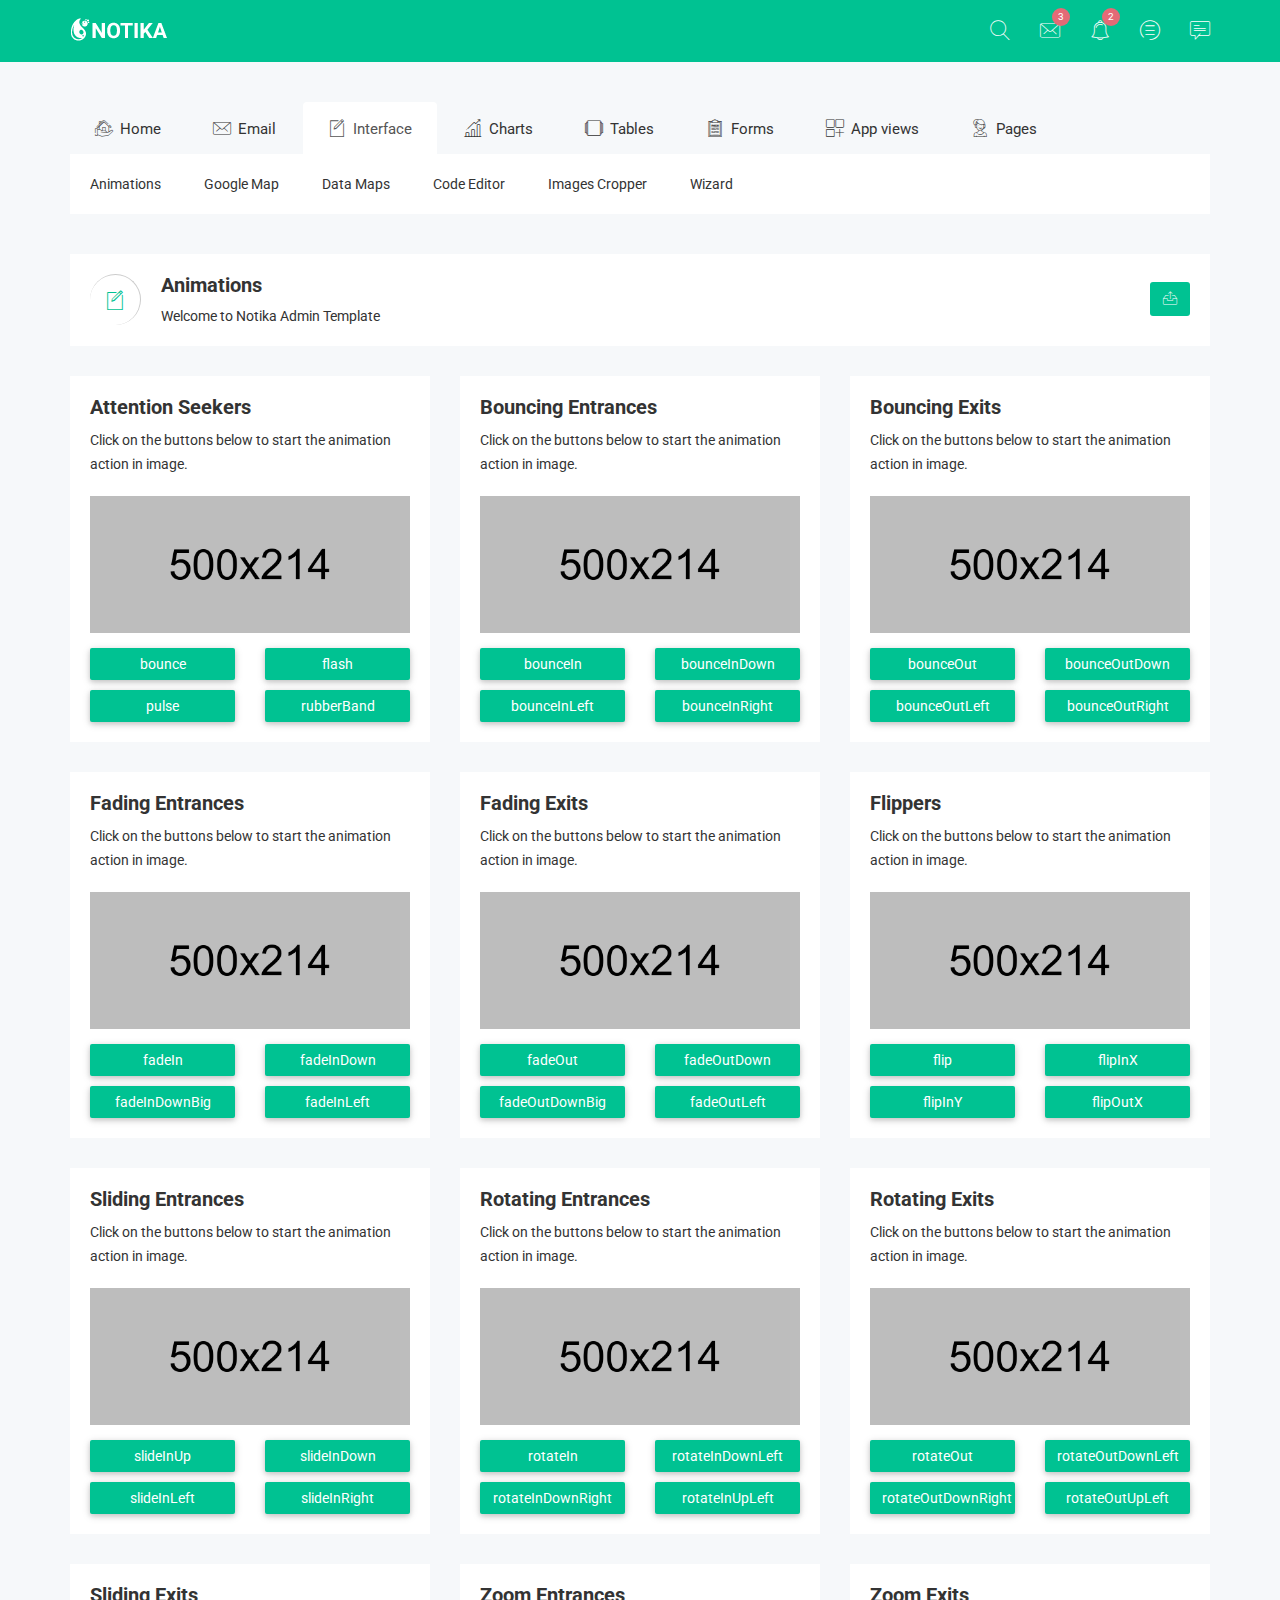
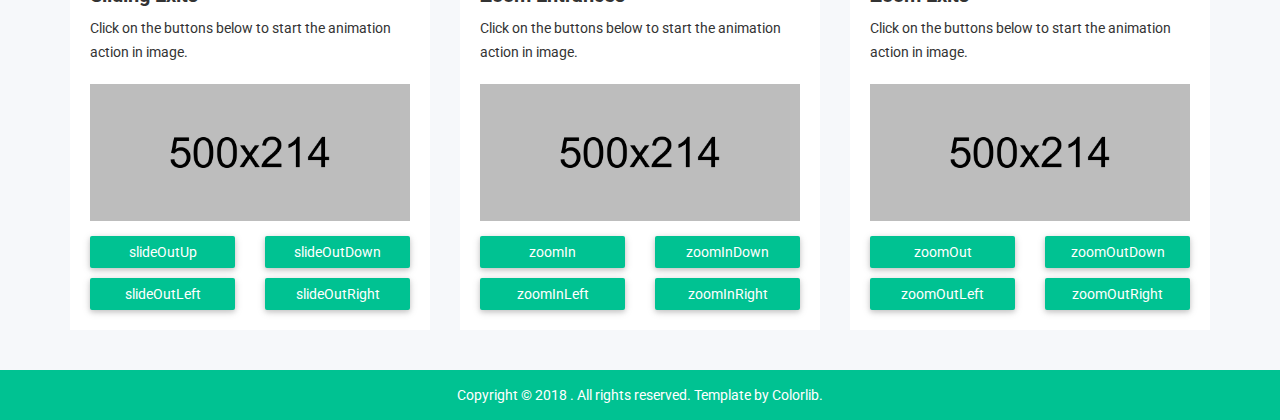
<file: notika/green-horizotal/animations.html>
<!doctype html>
<html class="no-js" lang="en">

<head>
    <meta charset="utf-8">
    <meta http-equiv="x-ua-compatible" content="ie=edge">
    <title>Animations | Notika - Notika Admin Template</title>
    <meta name="description" content="">
    <meta name="viewport" content="width=device-width, initial-scale=1">
    <!-- favicon
		============================================ -->
    <link rel="shortcut icon" type="image/x-icon" href="img/favicon.ico">
    <!-- Google Fonts
		============================================ -->
    <link href="https://fonts.googleapis.com/css?family=Roboto:100,300,400,700,900" rel="stylesheet">
    <!-- Bootstrap CSS
		============================================ -->
    <link rel="stylesheet" href="css/bootstrap.min.css">
    <!-- font awesome CSS
		============================================ -->
    <link rel="stylesheet" href="css/font-awesome.min.css">
    <!-- owl.carousel CSS
		============================================ -->
    <link rel="stylesheet" href="css/owl.carousel.css">
    <link rel="stylesheet" href="css/owl.theme.css">
    <link rel="stylesheet" href="css/owl.transitions.css">
    <!-- meanmenu CSS
		============================================ -->
    <link rel="stylesheet" href="css/meanmenu/meanmenu.min.css">
    <!-- animate CSS
		============================================ -->
    <link rel="stylesheet" href="css/animate.css">
    <link rel="stylesheet" href="css/animation/animation-custom.css">
    <!-- normalize CSS
		============================================ -->
    <link rel="stylesheet" href="css/normalize.css">
    <!-- mCustomScrollbar CSS
		============================================ -->
    <link rel="stylesheet" href="css/scrollbar/jquery.mCustomScrollbar.min.css">
    <!-- Notika icon CSS
		============================================ -->
    <link rel="stylesheet" href="css/notika-custom-icon.css">
    <!-- wave CSS
		============================================ -->
    <link rel="stylesheet" href="css/wave/waves.min.css">
    <!-- main CSS
		============================================ -->
    <link rel="stylesheet" href="css/main.css">
    <!-- style CSS
		============================================ -->
    <link rel="stylesheet" href="style.css">
    <!-- responsive CSS
		============================================ -->
    <link rel="stylesheet" href="css/responsive.css">
    <!-- modernizr JS
		============================================ -->
    <script src="js/vendor/modernizr-2.8.3.min.js"></script>
</head>

<body>
    <!--[if lt IE 8]>
            <p class="browserupgrade">You are using an <strong>outdated</strong> browser. Please <a href="http://browsehappy.com/">upgrade your browser</a> to improve your experience.</p>
        <![endif]-->
    <!-- Start Header Top Area -->
    <div class="header-top-area">
        <div class="container">
            <div class="row">
                <div class="col-lg-4 col-md-4 col-sm-12 col-xs-12">
                    <div class="logo-area">
                        <a href="#"><img src="img/logo/logo.png" alt="" /></a>
                    </div>
                </div>
                <div class="col-lg-8 col-md-8 col-sm-12 col-xs-12">
                    <div class="header-top-menu">
                        <ul class="nav navbar-nav notika-top-nav">
                            <li class="nav-item dropdown">
                                <a href="#" data-toggle="dropdown" role="button" aria-expanded="false" class="nav-link dropdown-toggle"><span><i class="notika-icon notika-search"></i></span></a>
                                <div role="menu" class="dropdown-menu search-dd animated flipInX">
                                    <div class="search-input">
                                        <i class="notika-icon notika-left-arrow"></i>
                                        <input type="text" />
                                    </div>
                                </div>
                            </li>
                            <li class="nav-item dropdown">
                                <a href="#" data-toggle="dropdown" role="button" aria-expanded="false" class="nav-link dropdown-toggle"><span><i class="notika-icon notika-mail"></i></span></a>
                                <div role="menu" class="dropdown-menu message-dd animated zoomIn">
                                    <div class="hd-mg-tt">
                                        <h2>Messages</h2>
                                    </div>
                                    <div class="hd-message-info">
                                        <a href="#">
                                            <div class="hd-message-sn">
                                                <div class="hd-message-img">
                                                    <img src="img/post/1.jpg" alt="" />
                                                </div>
                                                <div class="hd-mg-ctn">
                                                    <h3>David Belle</h3>
                                                    <p>Cum sociis natoque penatibus et magnis dis parturient montes</p>
                                                </div>
                                            </div>
                                        </a>
                                        <a href="#">
                                            <div class="hd-message-sn">
                                                <div class="hd-message-img">
                                                    <img src="img/post/2.jpg" alt="" />
                                                </div>
                                                <div class="hd-mg-ctn">
                                                    <h3>Jonathan Morris</h3>
                                                    <p>Cum sociis natoque penatibus et magnis dis parturient montes</p>
                                                </div>
                                            </div>
                                        </a>
                                        <a href="#">
                                            <div class="hd-message-sn">
                                                <div class="hd-message-img">
                                                    <img src="img/post/4.jpg" alt="" />
                                                </div>
                                                <div class="hd-mg-ctn">
                                                    <h3>Fredric Mitchell</h3>
                                                    <p>Cum sociis natoque penatibus et magnis dis parturient montes</p>
                                                </div>
                                            </div>
                                        </a>
                                        <a href="#">
                                            <div class="hd-message-sn">
                                                <div class="hd-message-img">
                                                    <img src="img/post/1.jpg" alt="" />
                                                </div>
                                                <div class="hd-mg-ctn">
                                                    <h3>David Belle</h3>
                                                    <p>Cum sociis natoque penatibus et magnis dis parturient montes</p>
                                                </div>
                                            </div>
                                        </a>
                                        <a href="#">
                                            <div class="hd-message-sn">
                                                <div class="hd-message-img">
                                                    <img src="img/post/2.jpg" alt="" />
                                                </div>
                                                <div class="hd-mg-ctn">
                                                    <h3>Glenn Jecobs</h3>
                                                    <p>Cum sociis natoque penatibus et magnis dis parturient montes</p>
                                                </div>
                                            </div>
                                        </a>
                                    </div>
                                    <div class="hd-mg-va">
                                        <a href="#">View All</a>
                                    </div>
                                </div>
                            </li>
                            <li class="nav-item nc-al"><a href="#" data-toggle="dropdown" role="button" aria-expanded="false" class="nav-link dropdown-toggle"><span><i class="notika-icon notika-alarm"></i></span><div class="spinner4 spinner-4"></div><div class="ntd-ctn"><span>3</span></div></a>
                                <div role="menu" class="dropdown-menu message-dd notification-dd animated zoomIn">
                                    <div class="hd-mg-tt">
                                        <h2>Notification</h2>
                                    </div>
                                    <div class="hd-message-info">
                                        <a href="#">
                                            <div class="hd-message-sn">
                                                <div class="hd-message-img">
                                                    <img src="img/post/1.jpg" alt="" />
                                                </div>
                                                <div class="hd-mg-ctn">
                                                    <h3>David Belle</h3>
                                                    <p>Cum sociis natoque penatibus et magnis dis parturient montes</p>
                                                </div>
                                            </div>
                                        </a>
                                        <a href="#">
                                            <div class="hd-message-sn">
                                                <div class="hd-message-img">
                                                    <img src="img/post/2.jpg" alt="" />
                                                </div>
                                                <div class="hd-mg-ctn">
                                                    <h3>Jonathan Morris</h3>
                                                    <p>Cum sociis natoque penatibus et magnis dis parturient montes</p>
                                                </div>
                                            </div>
                                        </a>
                                        <a href="#">
                                            <div class="hd-message-sn">
                                                <div class="hd-message-img">
                                                    <img src="img/post/4.jpg" alt="" />
                                                </div>
                                                <div class="hd-mg-ctn">
                                                    <h3>Fredric Mitchell</h3>
                                                    <p>Cum sociis natoque penatibus et magnis dis parturient montes</p>
                                                </div>
                                            </div>
                                        </a>
                                        <a href="#">
                                            <div class="hd-message-sn">
                                                <div class="hd-message-img">
                                                    <img src="img/post/1.jpg" alt="" />
                                                </div>
                                                <div class="hd-mg-ctn">
                                                    <h3>David Belle</h3>
                                                    <p>Cum sociis natoque penatibus et magnis dis parturient montes</p>
                                                </div>
                                            </div>
                                        </a>
                                        <a href="#">
                                            <div class="hd-message-sn">
                                                <div class="hd-message-img">
                                                    <img src="img/post/2.jpg" alt="" />
                                                </div>
                                                <div class="hd-mg-ctn">
                                                    <h3>Glenn Jecobs</h3>
                                                    <p>Cum sociis natoque penatibus et magnis dis parturient montes</p>
                                                </div>
                                            </div>
                                        </a>
                                    </div>
                                    <div class="hd-mg-va">
                                        <a href="#">View All</a>
                                    </div>
                                </div>
                            </li>
                            <li class="nav-item"><a href="#" data-toggle="dropdown" role="button" aria-expanded="false" class="nav-link dropdown-toggle"><span><i class="notika-icon notika-menus"></i></span><div class="spinner4 spinner-4"></div><div class="ntd-ctn"><span>2</span></div></a>
                                <div role="menu" class="dropdown-menu message-dd task-dd animated zoomIn">
                                    <div class="hd-mg-tt">
                                        <h2>Tasks</h2>
                                    </div>
                                    <div class="hd-message-info hd-task-info">
                                        <div class="skill">
                                            <div class="progress">
                                                <div class="lead-content">
                                                    <p>HTML5 Validation Report</p>
                                                </div>
                                                <div class="progress-bar wow fadeInLeft" data-progress="95%" style="width: 95%;" data-wow-duration="1.5s" data-wow-delay="1.2s"> <span>95%</span>
                                                </div>
                                            </div>
                                            <div class="progress">
                                                <div class="lead-content">
                                                    <p>Google Chrome Extension</p>
                                                </div>
                                                <div class="progress-bar wow fadeInLeft" data-progress="85%" style="width: 85%;" data-wow-duration="1.5s" data-wow-delay="1.2s"><span>85%</span> </div>
                                            </div>
                                            <div class="progress">
                                                <div class="lead-content">
                                                    <p>Social Internet Projects</p>
                                                </div>
                                                <div class="progress-bar wow fadeInLeft" data-progress="75%" style="width: 75%;" data-wow-duration="1.5s" data-wow-delay="1.2s"><span>75%</span> </div>
                                            </div>
                                            <div class="progress">
                                                <div class="lead-content">
                                                    <p>Bootstrap Admin</p>
                                                </div>
                                                <div class="progress-bar wow fadeInLeft" data-progress="65%" style="width: 65%;" data-wow-duration="1.5s" data-wow-delay="1.2s"><span>65%</span> </div>
                                            </div>
                                            <div class="progress progress-bt">
                                                <div class="lead-content">
                                                    <p>Youtube App</p>
                                                </div>
                                                <div class="progress-bar wow fadeInLeft" data-progress="55%" style="width: 55%;" data-wow-duration="1.5s" data-wow-delay="1.2s"><span>55%</span> </div>
                                            </div>
                                        </div>
                                    </div>
                                    <div class="hd-mg-va">
                                        <a href="#">View All</a>
                                    </div>
                                </div>
                            </li>
                            <li class="nav-item"><a href="#" data-toggle="dropdown" role="button" aria-expanded="false" class="nav-link dropdown-toggle"><span><i class="notika-icon notika-chat"></i></span></a>
                                <div role="menu" class="dropdown-menu message-dd chat-dd animated zoomIn">
                                    <div class="hd-mg-tt">
                                        <h2>Chat</h2>
                                    </div>
                                    <div class="search-people">
                                        <i class="notika-icon notika-left-arrow"></i>
                                        <input type="text" placeholder="Search People" />
                                    </div>
                                    <div class="hd-message-info">
                                        <a href="#">
                                            <div class="hd-message-sn">
                                                <div class="hd-message-img chat-img">
                                                    <img src="img/post/1.jpg" alt="" />
                                                    <div class="chat-avaible"><i class="notika-icon notika-dot"></i></div>
                                                </div>
                                                <div class="hd-mg-ctn">
                                                    <h3>David Belle</h3>
                                                    <p>Available</p>
                                                </div>
                                            </div>
                                        </a>
                                        <a href="#">
                                            <div class="hd-message-sn">
                                                <div class="hd-message-img chat-img">
                                                    <img src="img/post/2.jpg" alt="" />
                                                </div>
                                                <div class="hd-mg-ctn">
                                                    <h3>Jonathan Morris</h3>
                                                    <p>Last seen 3 hours ago</p>
                                                </div>
                                            </div>
                                        </a>
                                        <a href="#">
                                            <div class="hd-message-sn">
                                                <div class="hd-message-img chat-img">
                                                    <img src="img/post/4.jpg" alt="" />
                                                </div>
                                                <div class="hd-mg-ctn">
                                                    <h3>Fredric Mitchell</h3>
                                                    <p>Last seen 2 minutes ago</p>
                                                </div>
                                            </div>
                                        </a>
                                        <a href="#">
                                            <div class="hd-message-sn">
                                                <div class="hd-message-img chat-img">
                                                    <img src="img/post/1.jpg" alt="" />
                                                    <div class="chat-avaible"><i class="notika-icon notika-dot"></i></div>
                                                </div>
                                                <div class="hd-mg-ctn">
                                                    <h3>David Belle</h3>
                                                    <p>Available</p>
                                                </div>
                                            </div>
                                        </a>
                                        <a href="#">
                                            <div class="hd-message-sn">
                                                <div class="hd-message-img chat-img">
                                                    <img src="img/post/2.jpg" alt="" />
                                                    <div class="chat-avaible"><i class="notika-icon notika-dot"></i></div>
                                                </div>
                                                <div class="hd-mg-ctn">
                                                    <h3>Glenn Jecobs</h3>
                                                    <p>Available</p>
                                                </div>
                                            </div>
                                        </a>
                                    </div>
                                    <div class="hd-mg-va">
                                        <a href="#">View All</a>
                                    </div>
                                </div>
                            </li>
                        </ul>
                    </div>
                </div>
            </div>
        </div>
    </div>
    <!-- End Header Top Area -->
    <!-- Mobile Menu start -->
    <div class="mobile-menu-area">
        <div class="container">
            <div class="row">
                <div class="col-lg-12 col-md-12 col-sm-12 col-xs-12">
                    <div class="mobile-menu">
                        <nav id="dropdown">
                            <ul class="mobile-menu-nav">
                                <li><a data-toggle="collapse" data-target="#Charts" href="#">Home</a>
                                    <ul class="collapse dropdown-header-top">
                                        <li><a href="index.html">Dashboard One</a></li>
                                        <li><a href="index-2.html">Dashboard Two</a></li>
                                        <li><a href="index-3.html">Dashboard Three</a></li>
                                        <li><a href="index-4.html">Dashboard Four</a></li>
                                        <li><a href="analytics.html">Analytics</a></li>
                                        <li><a href="widgets.html">Widgets</a></li>
                                    </ul>
                                </li>
                                <li><a data-toggle="collapse" data-target="#demoevent" href="#">Email</a>
                                    <ul id="demoevent" class="collapse dropdown-header-top">
                                        <li><a href="inbox.html">Inbox</a></li>
                                        <li><a href="view-email.html">View Email</a></li>
                                        <li><a href="compose-email.html">Compose Email</a></li>
                                    </ul>
                                </li>
                                <li><a data-toggle="collapse" data-target="#democrou" href="#">Interface</a>
                                    <ul id="democrou" class="collapse dropdown-header-top">
                                        <li><a href="animations.html">Animations</a></li>
                                        <li><a href="google-map.html">Google Map</a></li>
                                        <li><a href="data-map.html">Data Maps</a></li>
                                        <li><a href="code-editor.html">Code Editor</a></li>
                                        <li><a href="image-cropper.html">Images Cropper</a></li>
                                        <li><a href="wizard.html">Wizard</a></li>
                                    </ul>
                                </li>
                                <li><a data-toggle="collapse" data-target="#demolibra" href="#">Charts</a>
                                    <ul id="demolibra" class="collapse dropdown-header-top">
                                        <li><a href="flot-charts.html">Flot Charts</a></li>
                                        <li><a href="bar-charts.html">Bar Charts</a></li>
                                        <li><a href="line-charts.html">Line Charts</a></li>
                                        <li><a href="area-charts.html">Area Charts</a></li>
                                    </ul>
                                </li>
                                <li><a data-toggle="collapse" data-target="#demodepart" href="#">Tables</a>
                                    <ul id="demodepart" class="collapse dropdown-header-top">
                                        <li><a href="normal-table.html">Normal Table</a></li>
                                        <li><a href="data-table.html">Data Table</a></li>
                                    </ul>
                                </li>
                                <li><a data-toggle="collapse" data-target="#demo" href="#">Forms</a>
                                    <ul id="demo" class="collapse dropdown-header-top">
                                        <li><a href="form-elements.html">Form Elements</a></li>
                                        <li><a href="form-components.html">Form Components</a></li>
                                        <li><a href="form-examples.html">Form Examples</a></li>
                                    </ul>
                                </li>
                                <li><a data-toggle="collapse" data-target="#Miscellaneousmob" href="#">App views</a>
                                    <ul id="Miscellaneousmob" class="collapse dropdown-header-top">
                                        <li><a href="notification.html">Notifications</a>
                                        </li>
                                        <li><a href="alert.html">Alerts</a>
                                        </li>
                                        <li><a href="modals.html">Modals</a>
                                        </li>
                                        <li><a href="buttons.html">Buttons</a>
                                        </li>
                                        <li><a href="tabs.html">Tabs</a>
                                        </li>
                                        <li><a href="accordion.html">Accordion</a>
                                        </li>
                                        <li><a href="dialog.html">Dialogs</a>
                                        </li>
                                        <li><a href="popovers.html">Popovers</a>
                                        </li>
                                        <li><a href="tooltips.html">Tooltips</a>
                                        </li>
                                        <li><a href="dropdown.html">Dropdowns</a>
                                        </li>
                                    </ul>
                                </li>
                                <li><a data-toggle="collapse" data-target="#Pagemob" href="#">Pages</a>
                                    <ul id="Pagemob" class="collapse dropdown-header-top">
                                        <li><a href="contact.html">Contact</a>
                                        </li>
                                        <li><a href="invoice.html">Invoice</a>
                                        </li>
                                        <li><a href="typography.html">Typography</a>
                                        </li>
                                        <li><a href="color.html">Color</a>
                                        </li>
                                        <li><a href="login-register.html">Login Register</a>
                                        </li>
                                        <li><a href="404.html">404 Page</a>
                                        </li>
                                    </ul>
                                </li>
                            </ul>
                        </nav>
                    </div>
                </div>
            </div>
        </div>
    </div>
    <!-- Mobile Menu end -->
    <!-- Main Menu area start-->
    <div class="main-menu-area mg-tb-40">
        <div class="container">
            <div class="row">
                <div class="col-lg-12 col-md-12 col-sm-12 col-xs-12">
                    <ul class="nav nav-tabs notika-menu-wrap menu-it-icon-pro">
                        <li><a data-toggle="tab" href="#Home"><i class="notika-icon notika-house"></i> Home</a>
                        </li>
                        <li><a data-toggle="tab" href="#mailbox"><i class="notika-icon notika-mail"></i> Email</a>
                        </li>
                        <li class="active"><a data-toggle="tab" href="#Interface"><i class="notika-icon notika-edit"></i> Interface</a>
                        </li>
                        <li><a data-toggle="tab" href="#Charts"><i class="notika-icon notika-bar-chart"></i> Charts</a>
                        </li>
                        <li><a data-toggle="tab" href="#Tables"><i class="notika-icon notika-windows"></i> Tables</a>
                        </li>
                        <li><a data-toggle="tab" href="#Forms"><i class="notika-icon notika-form"></i> Forms</a>
                        </li>
                        <li><a data-toggle="tab" href="#Appviews"><i class="notika-icon notika-app"></i> App views</a>
                        </li>
                        <li><a data-toggle="tab" href="#Page"><i class="notika-icon notika-support"></i> Pages</a>
                        </li>
                    </ul>
                    <div class="tab-content custom-menu-content">
                        <div id="Home" class="tab-pane in notika-tab-menu-bg animated flipInX">
                            <ul class="notika-main-menu-dropdown">
                                <li><a href="index.html">Dashboard One</a>
                                </li>
                                <li><a href="index-2.html">Dashboard Two</a>
                                </li>
                                <li><a href="index-3.html">Dashboard Three</a>
                                </li>
                                <li><a href="index-4.html">Dashboard Four</a>
                                </li>
                                <li><a href="analytics.html">Analytics</a>
                                </li>
                                <li><a href="widgets.html">Widgets</a>
                                </li>
                            </ul>
                        </div>
                        <div id="mailbox" class="tab-pane notika-tab-menu-bg animated flipInX">
                            <ul class="notika-main-menu-dropdown">
                                <li><a href="inbox.html">Inbox</a>
                                </li>
                                <li><a href="view-email.html">View Email</a>
                                </li>
                                <li><a href="compose-email.html">Compose Email</a>
                                </li>
                            </ul>
                        </div>
                        <div id="Interface" class="tab-pane active notika-tab-menu-bg animated flipInX">
                            <ul class="notika-main-menu-dropdown">
                                <li><a href="animations.html">Animations</a>
                                </li>
                                <li><a href="google-map.html">Google Map</a>
                                </li>
                                <li><a href="data-map.html">Data Maps</a>
                                </li>
                                <li><a href="code-editor.html">Code Editor</a>
                                </li>
                                <li><a href="image-cropper.html">Images Cropper</a>
                                </li>
                                <li><a href="wizard.html">Wizard</a>
                                </li>
                            </ul>
                        </div>
                        <div id="Charts" class="tab-pane notika-tab-menu-bg animated flipInX">
                            <ul class="notika-main-menu-dropdown">
                                <li><a href="flot-charts.html">Flot Charts</a>
                                </li>
                                <li><a href="bar-charts.html">Bar Charts</a>
                                </li>
                                <li><a href="line-charts.html">Line Charts</a>
                                </li>
                                <li><a href="area-charts.html">Area Charts</a>
                                </li>
                            </ul>
                        </div>
                        <div id="Tables" class="tab-pane notika-tab-menu-bg animated flipInX">
                            <ul class="notika-main-menu-dropdown">
                                <li><a href="normal-table.html">Normal Table</a>
                                </li>
                                <li><a href="data-table.html">Data Table</a>
                                </li>
                            </ul>
                        </div>
                        <div id="Forms" class="tab-pane notika-tab-menu-bg animated flipInX">
                            <ul class="notika-main-menu-dropdown">
                                <li><a href="form-elements.html">Form Elements</a>
                                </li>
                                <li><a href="form-components.html">Form Components</a>
                                </li>
                                <li><a href="form-examples.html">Form Examples</a>
                                </li>
                            </ul>
                        </div>
                        <div id="Appviews" class="tab-pane notika-tab-menu-bg animated flipInX">
                            <ul class="notika-main-menu-dropdown">
                                <li><a href="notification.html">Notifications</a>
                                </li>
                                <li><a href="alert.html">Alerts</a>
                                </li>
                                <li><a href="modals.html">Modals</a>
                                </li>
                                <li><a href="buttons.html">Buttons</a>
                                </li>
                                <li><a href="tabs.html">Tabs</a>
                                </li>
                                <li><a href="accordion.html">Accordion</a>
                                </li>
                                <li><a href="dialog.html">Dialogs</a>
                                </li>
                                <li><a href="popovers.html">Popovers</a>
                                </li>
                                <li><a href="tooltips.html">Tooltips</a>
                                </li>
                                <li><a href="dropdown.html">Dropdowns</a>
                                </li>
                            </ul>
                        </div>
                        <div id="Page" class="tab-pane notika-tab-menu-bg animated flipInX">
                            <ul class="notika-main-menu-dropdown">
                                <li><a href="contact.html">Contact</a>
                                </li>
                                <li><a href="invoice.html">Invoice</a>
                                </li>
                                <li><a href="typography.html">Typography</a>
                                </li>
                                <li><a href="color.html">Color</a>
                                </li>
                                <li><a href="login-register.html">Login Register</a>
                                </li>
                                <li><a href="404.html">404 Page</a>
                                </li>
                            </ul>
                        </div>
                    </div>
                </div>
            </div>
        </div>
    </div>
    <!-- Main Menu area End-->
	<!-- Breadcomb area Start-->
	<div class="breadcomb-area">
		<div class="container">
			<div class="row">
				<div class="col-lg-12 col-md-12 col-sm-12 col-xs-12">
					<div class="breadcomb-list">
						<div class="row">
							<div class="col-lg-6 col-md-6 col-sm-6 col-xs-12">
								<div class="breadcomb-wp">
									<div class="breadcomb-icon">
										<i class="notika-icon notika-edit"></i>
									</div>
									<div class="breadcomb-ctn">
										<h2>Animations</h2>
										<p>Welcome to Notika <span class="bread-ntd">Admin Template</span></p>
									</div>
								</div>
							</div>
							<div class="col-lg-6 col-md-6 col-sm-6 col-xs-3">
								<div class="breadcomb-report">
									<button data-toggle="tooltip" data-placement="left" title="Download Report" class="btn"><i class="notika-icon notika-sent"></i></button>
								</div>
							</div>
						</div>
					</div>
				</div>
			</div>
		</div>
	</div>
	<!-- Breadcomb area End-->
    <!-- Animateions area start-->
    <div class="animation-area">
        <div class="container">
            <div class="row">
                <div class="col-lg-4 col-md-4 col-sm-4 col-xs-12">
                    <div class="animation-single-int">
                        <div class="animation-ctn-hd">
                            <h2>Attention Seekers</h2>
                            <p>Click on the buttons below to start the animation action in image.</p>
                        </div>
                        <div class="animation-img mg-b-15">
                            <img class="animate-one" src="img/widgets/2.png" alt="" />
                        </div>
                        <div class="animation-action">
                            <div class="row">
                                <div class="col-lg-6">
                                    <div class="animation-btn">
                                        <button class="btn ant-nk-st bounce-ac">bounce</button>
                                    </div>
                                </div>
                                <div class="col-lg-6">
                                    <div class="animation-btn sm-res-mg-t-10 tb-res-mg-t-10 dk-res-mg-t-10">
                                        <button class="btn ant-nk-st flash-ac">flash</button>
                                    </div>
                                </div>
                            </div>
                            <div class="row mg-t-10">
                                <div class="col-lg-6">
                                    <div class="animation-btn">
                                        <button class="btn ant-nk-st pulse-ac">pulse</button>
                                    </div>
                                </div>
                                <div class="col-lg-6">
                                    <div class="animation-btn sm-res-mg-t-10 tb-res-mg-t-10 dk-res-mg-t-10">
                                        <button class="btn ant-nk-st rubberBand-ac">rubberBand</button>
                                    </div>
                                </div>
                            </div>
                        </div>
                    </div>
                </div>
                <div class="col-lg-4 col-md-4 col-sm-4 col-xs-12">
                    <div class="animation-single-int sm-res-mg-t-30">
                        <div class="animation-ctn-hd">
                            <h2>Bouncing Entrances</h2>
                            <p>Click on the buttons below to start the animation action in image.</p>
                        </div>
                        <div class="animation-img mg-b-15">
                            <img class="animate-two" src="img/widgets/4.png" alt="" />
                        </div>
                        <div class="animation-action">
                            <div class="row">
                                <div class="col-lg-6">
                                    <div class="animation-btn">
                                        <button class="btn ant-nk-st bounceIn-ac">bounceIn</button>
                                    </div>
                                </div>
                                <div class="col-lg-6">
                                    <div class="animation-btn sm-res-mg-t-10 tb-res-mg-t-10 dk-res-mg-t-10">
                                        <button class="btn ant-nk-st bounceInDown-ac">bounceInDown</button>
                                    </div>
                                </div>
                            </div>
                            <div class="row mg-t-10">
                                <div class="col-lg-6">
                                    <div class="animation-btn">
                                        <button class="btn ant-nk-st bounceInLeft-ac">bounceInLeft</button>
                                    </div>
                                </div>
                                <div class="col-lg-6">
                                    <div class="animation-btn sm-res-mg-t-10 tb-res-mg-t-10 dk-res-mg-t-10">
                                        <button class="btn ant-nk-st bounceInUp-ac">bounceInRight</button>
                                    </div>
                                </div>
                            </div>
                        </div>
                    </div>
                </div>
                <div class="col-lg-4 col-md-4 col-sm-4 col-xs-12">
                    <div class="animation-single-int sm-res-mg-t-30">
                        <div class="animation-ctn-hd">
                            <h2>Bouncing Exits</h2>
                            <p>Click on the buttons below to start the animation action in image.</p>
                        </div>
                        <div class="animation-img mg-b-15">
                            <img class="animate-three" src="img/widgets/6.png" alt="" />
                        </div>
                        <div class="animation-action">
                            <div class="row">
                                <div class="col-lg-6">
                                    <div class="animation-btn">
                                        <button class="btn ant-nk-st bounceOut-ac">bounceOut</button>
                                    </div>
                                </div>
                                <div class="col-lg-6">
                                    <div class="animation-btn sm-res-mg-t-10 tb-res-mg-t-10 dk-res-mg-t-10">
                                        <button class="btn ant-nk-st bounceOutDown-ac">bounceOutDown</button>
                                    </div>
                                </div>
                            </div>
                            <div class="row mg-t-10">
                                <div class="col-lg-6">
                                    <div class="animation-btn">
                                        <button class="btn ant-nk-st bounceOutLeft-ac">bounceOutLeft</button>
                                    </div>
                                </div>
                                <div class="col-lg-6">
                                    <div class="animation-btn sm-res-mg-t-10 tb-res-mg-t-10 dk-res-mg-t-10">
                                        <button class="btn ant-nk-st bounceOutRight-ac">bounceOutRight</button>
                                    </div>
                                </div>
                            </div>
                        </div>
                    </div>
                </div>
            </div>
            <div class="row">
                <div class="col-lg-4 col-md-4 col-sm-4 col-xs-12">
                    <div class="animation-single-int mg-t-30">
                        <div class="animation-ctn-hd">
                            <h2>Fading Entrances</h2>
                            <p>Click on the buttons below to start the animation action in image.</p>
                        </div>
                        <div class="animation-img mg-b-15">
                            <img class="animate-four" src="img/widgets/2.png" alt="" />
                        </div>
                        <div class="animation-action">
                            <div class="row">
                                <div class="col-lg-6">
                                    <div class="animation-btn">
                                        <button class="btn ant-nk-st fadeIn-ac">fadeIn</button>
                                    </div>
                                </div>
                                <div class="col-lg-6">
                                    <div class="animation-btn sm-res-mg-t-10 tb-res-mg-t-10 dk-res-mg-t-10">
                                        <button class="btn ant-nk-st fadeInDown-ac">fadeInDown</button>
                                    </div>
                                </div>
                            </div>
                            <div class="row mg-t-10">
                                <div class="col-lg-6">
                                    <div class="animation-btn">
                                        <button class="btn ant-nk-st fadeInDownBig-ac">fadeInDownBig</button>
                                    </div>
                                </div>
                                <div class="col-lg-6">
                                    <div class="animation-btn sm-res-mg-t-10 tb-res-mg-t-10 dk-res-mg-t-10">
                                        <button class="btn ant-nk-st fadeInLeft-ac">fadeInLeft</button>
                                    </div>
                                </div>
                            </div>
                        </div>
                    </div>
                </div>
                <div class="col-lg-4 col-md-4 col-sm-4 col-xs-12 mg-t-30">
                    <div class="animation-single-int">
                        <div class="animation-ctn-hd">
                            <h2>Fading Exits</h2>
                            <p>Click on the buttons below to start the animation action in image.</p>
                        </div>
                        <div class="animation-img mg-b-15">
                            <img class="animate-five" src="img/widgets/4.png" alt="" />
                        </div>
                        <div class="animation-action">
                            <div class="row">
                                <div class="col-lg-6">
                                    <div class="animation-btn">
                                        <button class="btn ant-nk-st fadeOut-ac">fadeOut</button>
                                    </div>
                                </div>
                                <div class="col-lg-6">
                                    <div class="animation-btn sm-res-mg-t-10 tb-res-mg-t-10 dk-res-mg-t-10">
                                        <button class="btn ant-nk-st fadeOutDown-ac">fadeOutDown</button>
                                    </div>
                                </div>
                            </div>
                            <div class="row mg-t-10">
                                <div class="col-lg-6">
                                    <div class="animation-btn">
                                        <button class="btn ant-nk-st fadeOutDownBig-ac">fadeOutDownBig</button>
                                    </div>
                                </div>
                                <div class="col-lg-6">
                                    <div class="animation-btn sm-res-mg-t-10 tb-res-mg-t-10 dk-res-mg-t-10">
                                        <button class="btn ant-nk-st fadeOutLeft-ac">fadeOutLeft</button>
                                    </div>
                                </div>
                            </div>
                        </div>
                    </div>
                </div>
                <div class="col-lg-4 col-md-4 col-sm-4 col-xs-12 mg-t-30">
                    <div class="animation-single-int">
                        <div class="animation-ctn-hd">
                            <h2>Flippers</h2>
                            <p>Click on the buttons below to start the animation action in image.</p>
                        </div>
                        <div class="animation-img mg-b-15">
                            <img class="animate-six" src="img/widgets/6.png" alt="" />
                        </div>
                        <div class="animation-action">
                            <div class="row">
                                <div class="col-lg-6">
                                    <div class="animation-btn">
                                        <button class="btn ant-nk-st flip-ac">flip</button>
                                    </div>
                                </div>
                                <div class="col-lg-6">
                                    <div class="animation-btn sm-res-mg-t-10 tb-res-mg-t-10 dk-res-mg-t-10">
                                        <button class="btn ant-nk-st flipInX-ac">flipInX</button>
                                    </div>
                                </div>
                            </div>
                            <div class="row mg-t-10">
                                <div class="col-lg-6">
                                    <div class="animation-btn">
                                        <button class="btn ant-nk-st flipInY-ac">flipInY</button>
                                    </div>
                                </div>
                                <div class="col-lg-6">
                                    <div class="animation-btn sm-res-mg-t-10 tb-res-mg-t-10 dk-res-mg-t-10">
                                        <button class="btn ant-nk-st flipOutX-ac">flipOutX</button>
                                    </div>
                                </div>
                            </div>
                        </div>
                    </div>
                </div>
            </div>
            <div class="row">
                <div class="col-lg-4 col-md-4 col-sm-4 col-xs-12">
                    <div class="animation-single-int mg-t-30">
                        <div class="animation-ctn-hd">
                            <h2>Sliding Entrances</h2>
                            <p>Click on the buttons below to start the animation action in image.</p>
                        </div>
                        <div class="animation-img mg-b-15">
                            <img class="animate-seven" src="img/widgets/2.png" alt="" />
                        </div>
                        <div class="animation-action">
                            <div class="row">
                                <div class="col-lg-6">
                                    <div class="animation-btn">
                                        <button class="btn ant-nk-st slideInUp-ac">slideInUp</button>
                                    </div>
                                </div>
                                <div class="col-lg-6">
                                    <div class="animation-btn sm-res-mg-t-10 tb-res-mg-t-10 dk-res-mg-t-10">
                                        <button class="btn ant-nk-st slideInDown-ac">slideInDown</button>
                                    </div>
                                </div>
                            </div>
                            <div class="row mg-t-10">
                                <div class="col-lg-6">
                                    <div class="animation-btn">
                                        <button class="btn ant-nk-st slideInLeft-ac">slideInLeft</button>
                                    </div>
                                </div>
                                <div class="col-lg-6">
                                    <div class="animation-btn sm-res-mg-t-10 tb-res-mg-t-10 dk-res-mg-t-10">
                                        <button class="btn ant-nk-st slideInRight-ac">slideInRight</button>
                                    </div>
                                </div>
                            </div>
                        </div>
                    </div>
                </div>
                <div class="col-lg-4 col-md-4 col-sm-4 col-xs-12 mg-t-30">
                    <div class="animation-single-int">
                        <div class="animation-ctn-hd">
                            <h2>Rotating Entrances</h2>
                            <p>Click on the buttons below to start the animation action in image.</p>
                        </div>
                        <div class="animation-img mg-b-15">
                            <img class="animate-eight" src="img/widgets/4.png" alt="" />
                        </div>
                        <div class="animation-action">
                            <div class="row">
                                <div class="col-lg-6">
                                    <div class="animation-btn">
                                        <button class="btn ant-nk-st rotateIn-ac">rotateIn</button>
                                    </div>
                                </div>
                                <div class="col-lg-6">
                                    <div class="animation-btn sm-res-mg-t-10 tb-res-mg-t-10 dk-res-mg-t-10">
                                        <button class="btn ant-nk-st rotateInDownLeft-ac">rotateInDownLeft</button>
                                    </div>
                                </div>
                            </div>
                            <div class="row mg-t-10">
                                <div class="col-lg-6">
                                    <div class="animation-btn">
                                        <button class="btn ant-nk-st rotateInDownRight-ac">rotateInDownRight</button>
                                    </div>
                                </div>
                                <div class="col-lg-6">
                                    <div class="animation-btn sm-res-mg-t-10 tb-res-mg-t-10 dk-res-mg-t-10">
                                        <button class="btn ant-nk-st rotateInUpLeft-ac">rotateInUpLeft</button>
                                    </div>
                                </div>
                            </div>
                        </div>
                    </div>
                </div>
                <div class="col-lg-4 col-md-4 col-sm-4 col-xs-12 mg-t-30">
                    <div class="animation-single-int">
                        <div class="animation-ctn-hd">
                            <h2>Rotating Exits</h2>
                            <p>Click on the buttons below to start the animation action in image.</p>
                        </div>
                        <div class="animation-img mg-b-15">
                            <img class="animate-nine" src="img/widgets/6.png" alt="" />
                        </div>
                        <div class="animation-action">
                            <div class="row">
                                <div class="col-lg-6">
                                    <div class="animation-btn">
                                        <button class="btn ant-nk-st rotateOut-ac">rotateOut</button>
                                    </div>
                                </div>
                                <div class="col-lg-6">
                                    <div class="animation-btn sm-res-mg-t-10 tb-res-mg-t-10 dk-res-mg-t-10">
                                        <button class="btn ant-nk-st rotateOutDownLeft-ac">rotateOutDownLeft</button>
                                    </div>
                                </div>
                            </div>
                            <div class="row mg-t-10">
                                <div class="col-lg-6">
                                    <div class="animation-btn">
                                        <button class="btn ant-nk-st rotateOutDownRight-ac">rotateOutDownRight</button>
                                    </div>
                                </div>
                                <div class="col-lg-6">
                                    <div class="animation-btn sm-res-mg-t-10 tb-res-mg-t-10 dk-res-mg-t-10">
                                        <button class="btn ant-nk-st rotateOutUpLeft-ac">rotateOutUpLeft</button>
                                    </div>
                                </div>
                            </div>
                        </div>
                    </div>
                </div>
            </div>
            <div class="row">
                <div class="col-lg-4 col-md-4 col-sm-4 col-xs-12">
                    <div class="animation-single-int mg-t-30">
                        <div class="animation-ctn-hd">
                            <h2>Sliding Exits</h2>
                            <p>Click on the buttons below to start the animation action in image.</p>
                        </div>
                        <div class="animation-img mg-b-15">
                            <img class="animate-ten" src="img/widgets/2.png" alt="" />
                        </div>
                        <div class="animation-action">
                            <div class="row">
                                <div class="col-lg-6">
                                    <div class="animation-btn">
                                        <button class="btn ant-nk-st slideOutUp-ac">slideOutUp</button>
                                    </div>
                                </div>
                                <div class="col-lg-6">
                                    <div class="animation-btn sm-res-mg-t-10 tb-res-mg-t-10 dk-res-mg-t-10">
                                        <button class="btn ant-nk-st slideOutDown-ac">slideOutDown</button>
                                    </div>
                                </div>
                            </div>
                            <div class="row mg-t-10">
                                <div class="col-lg-6">
                                    <div class="animation-btn">
                                        <button class="btn ant-nk-st slideOutLeft-ac">slideOutLeft</button>
                                    </div>
                                </div>
                                <div class="col-lg-6">
                                    <div class="animation-btn sm-res-mg-t-10 tb-res-mg-t-10 dk-res-mg-t-10">
                                        <button class="btn ant-nk-st slideOutRight-ac">slideOutRight</button>
                                    </div>
                                </div>
                            </div>
                        </div>
                    </div>
                </div>
                <div class="col-lg-4 col-md-4 col-sm-4 col-xs-12 mg-t-30">
                    <div class="animation-single-int">
                        <div class="animation-ctn-hd">
                            <h2>Zoom Entrances</h2>
                            <p>Click on the buttons below to start the animation action in image.</p>
                        </div>
                        <div class="animation-img mg-b-15">
                            <img class="animate-eleven" src="img/widgets/4.png" alt="" />
                        </div>
                        <div class="animation-action">
                            <div class="row">
                                <div class="col-lg-6">
                                    <div class="animation-btn">
                                        <button class="btn ant-nk-st zoomIn-ac">zoomIn</button>
                                    </div>
                                </div>
                                <div class="col-lg-6">
                                    <div class="animation-btn sm-res-mg-t-10 tb-res-mg-t-10 dk-res-mg-t-10">
                                        <button class="btn ant-nk-st zoomInDown-ac">zoomInDown</button>
                                    </div>
                                </div>
                            </div>
                            <div class="row mg-t-10">
                                <div class="col-lg-6">
                                    <div class="animation-btn">
                                        <button class="btn ant-nk-st zoomInLeft-ac">zoomInLeft</button>
                                    </div>
                                </div>
                                <div class="col-lg-6">
                                    <div class="animation-btn sm-res-mg-t-10 tb-res-mg-t-10 dk-res-mg-t-10">
                                        <button class="btn ant-nk-st zoomInRight-ac">zoomInRight</button>
                                    </div>
                                </div>
                            </div>
                        </div>
                    </div>
                </div>
                <div class="col-lg-4 col-md-4 col-sm-4 col-xs-12 mg-t-30">
                    <div class="animation-single-int">
                        <div class="animation-ctn-hd">
                            <h2>Zoom Exits</h2>
                            <p>Click on the buttons below to start the animation action in image.</p>
                        </div>
                        <div class="animation-img mg-b-15">
                            <img class="animate-twelve" src="img/widgets/6.png" alt="" />
                        </div>
                        <div class="animation-action">
                            <div class="row">
                                <div class="col-lg-6">
                                    <div class="animation-btn">
                                        <button class="btn ant-nk-st zoomOut-ac">zoomOut</button>
                                    </div>
                                </div>
                                <div class="col-lg-6">
                                    <div class="animation-btn sm-res-mg-t-10 tb-res-mg-t-10 dk-res-mg-t-10">
                                        <button class="btn ant-nk-st zoomOutDown-ac">zoomOutDown</button>
                                    </div>
                                </div>
                            </div>
                            <div class="row mg-t-10">
                                <div class="col-lg-6">
                                    <div class="animation-btn">
                                        <button class="btn ant-nk-st zoomOutLeft-ac">zoomOutLeft</button>
                                    </div>
                                </div>
                                <div class="col-lg-6">
                                    <div class="animation-btn sm-res-mg-t-10 tb-res-mg-t-10 dk-res-mg-t-10">
                                        <button class="btn ant-nk-st zoomOutRight-ac">zoomOutRight</button>
                                    </div>
                                </div>
                            </div>
                        </div>
                    </div>
                </div>
            </div>
        </div>
    </div>
    <!-- Animateions area End-->
    <!-- Start Footer area-->
    <div class="footer-copyright-area">
        <div class="container">
            <div class="row">
                <div class="col-lg-12 col-md-12 col-sm-12 col-xs-12">
                    <div class="footer-copy-right">
                        <p>Copyright © 2018 
. All rights reserved. Template by <a href="https://colorlib.com">Colorlib</a>.</p>
                    </div>
                </div>
            </div>
        </div>
    </div>
    <!-- End Footer area-->
    <!-- jquery
		============================================ -->
    <script src="js/vendor/jquery-1.12.4.min.js"></script>
    <!-- bootstrap JS
		============================================ -->
    <script src="js/bootstrap.min.js"></script>
    <!-- wow JS
		============================================ -->
    <script src="js/wow.min.js"></script>
    <!-- price-slider JS
		============================================ -->
    <script src="js/jquery-price-slider.js"></script>
    <!-- owl.carousel JS
		============================================ -->
    <script src="js/owl.carousel.min.js"></script>
    <!-- scrollUp JS
		============================================ -->
    <script src="js/jquery.scrollUp.min.js"></script>
    <!-- meanmenu JS
		============================================ -->
    <script src="js/meanmenu/jquery.meanmenu.js"></script>
    <!-- counterup JS
		============================================ -->
    <script src="js/counterup/jquery.counterup.min.js"></script>
    <script src="js/counterup/waypoints.min.js"></script>
    <script src="js/counterup/counterup-active.js"></script>
    <!-- mCustomScrollbar JS
		============================================ -->
    <script src="js/scrollbar/jquery.mCustomScrollbar.concat.min.js"></script>
    <!-- sparkline JS
		============================================ -->
    <script src="js/sparkline/jquery.sparkline.min.js"></script>
    <script src="js/sparkline/sparkline-active.js"></script>
    <!-- flot JS
		============================================ -->
    <script src="js/flot/jquery.flot.js"></script>
    <script src="js/flot/jquery.flot.resize.js"></script>
    <script src="js/flot/flot-active.js"></script>
    <!-- knob JS
		============================================ -->
    <script src="js/knob/jquery.knob.js"></script>
    <script src="js/knob/jquery.appear.js"></script>
    <script src="js/knob/knob-active.js"></script>
    <!--  wave JS
		============================================ -->
    <script src="js/wave/waves.min.js"></script>
    <script src="js/wave/wave-active.js"></script>
    <!--  animation JS
		============================================ -->
    <script src="js/animation/animation-active.js"></script>
    <!--  Chat JS
		============================================ -->
    <script src="js/chat/jquery.chat.js"></script>
    <!--  todo JS
		============================================ -->
    <script src="js/todo/jquery.todo.js"></script>
    <!-- plugins JS
		============================================ -->
    <script src="js/plugins.js"></script>
    <!-- main JS
		============================================ -->
    <script src="js/main.js"></script>
	<!-- tawk chat JS
		============================================ -->
    <script src="js/tawk-chat.js"></script>
</body>

</html>
</file>
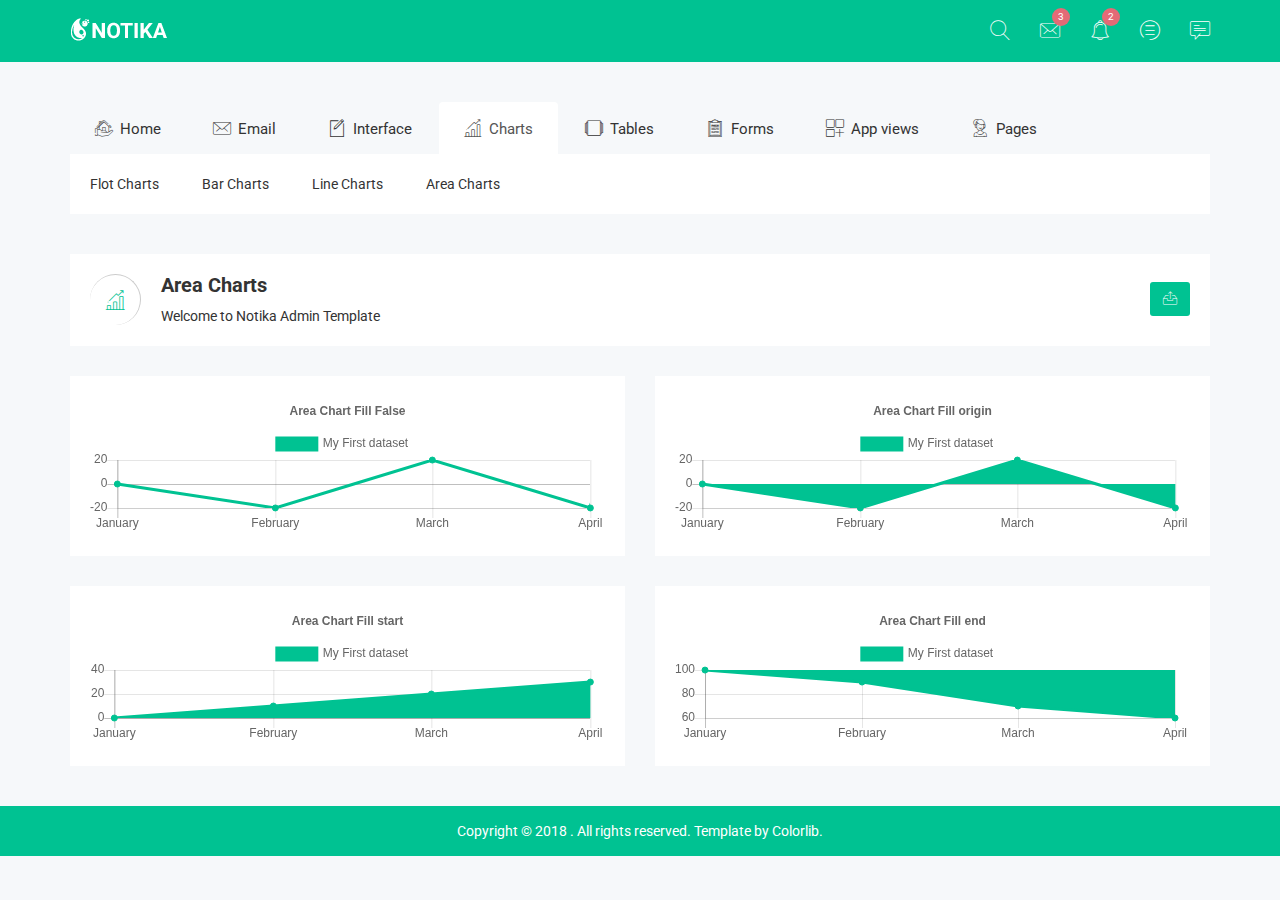
<file: notika/green-horizotal/area-charts.html>
<!doctype html>
<html class="no-js" lang="">

<head>
    <meta charset="utf-8">
    <meta http-equiv="x-ua-compatible" content="ie=edge">
    <title>Area Charts | Notika - Notika Admin Template</title>
    <meta name="description" content="">
    <meta name="viewport" content="width=device-width, initial-scale=1">
    <!-- favicon
		============================================ -->
    <link rel="shortcut icon" type="image/x-icon" href="img/favicon.ico">
    <!-- Google Fonts
		============================================ -->
    <link href="https://fonts.googleapis.com/css?family=Roboto:100,300,400,700,900" rel="stylesheet">
    <!-- Bootstrap CSS
		============================================ -->
    <link rel="stylesheet" href="css/bootstrap.min.css">
    <!-- font awesome CSS
		============================================ -->
    <link rel="stylesheet" href="css/font-awesome.min.css">
    <!-- owl.carousel CSS
		============================================ -->
    <link rel="stylesheet" href="css/owl.carousel.css">
    <link rel="stylesheet" href="css/owl.theme.css">
    <link rel="stylesheet" href="css/owl.transitions.css">
    <!-- meanmenu CSS
		============================================ -->
    <link rel="stylesheet" href="css/meanmenu/meanmenu.min.css">
    <!-- animate CSS
		============================================ -->
    <link rel="stylesheet" href="css/animate.css">
    <!-- normalize CSS
		============================================ -->
    <link rel="stylesheet" href="css/normalize.css">
	<!-- wave CSS
		============================================ -->
    <link rel="stylesheet" href="css/wave/waves.min.css">
    <link rel="stylesheet" href="css/wave/button.css">
    <!-- mCustomScrollbar CSS
		============================================ -->
    <link rel="stylesheet" href="css/scrollbar/jquery.mCustomScrollbar.min.css">
    <!-- Notika icon CSS
		============================================ -->
    <link rel="stylesheet" href="css/notika-custom-icon.css">
    <!-- main CSS
		============================================ -->
    <link rel="stylesheet" href="css/main.css">
    <!-- style CSS
		============================================ -->
    <link rel="stylesheet" href="style.css">
    <!-- responsive CSS
		============================================ -->
    <link rel="stylesheet" href="css/responsive.css">
    <!-- modernizr JS
		============================================ -->
    <script src="js/vendor/modernizr-2.8.3.min.js"></script>
</head>

<body>
    <!--[if lt IE 8]>
            <p class="browserupgrade">You are using an <strong>outdated</strong> browser. Please <a href="http://browsehappy.com/">upgrade your browser</a> to improve your experience.</p>
        <![endif]-->
    <!-- Start Header Top Area -->
    <div class="header-top-area">
        <div class="container">
            <div class="row">
                <div class="col-lg-4 col-md-4 col-sm-12 col-xs-12">
                    <div class="logo-area">
                        <a href="#"><img src="img/logo/logo.png" alt="" /></a>
                    </div>
                </div>
                <div class="col-lg-8 col-md-8 col-sm-12 col-xs-12">
                    <div class="header-top-menu">
                        <ul class="nav navbar-nav notika-top-nav">
                            <li class="nav-item dropdown">
                                <a href="#" data-toggle="dropdown" role="button" aria-expanded="false" class="nav-link dropdown-toggle"><span><i class="notika-icon notika-search"></i></span></a>
                                <div role="menu" class="dropdown-menu search-dd animated flipInX">
                                    <div class="search-input">
                                        <i class="notika-icon notika-left-arrow"></i>
                                        <input type="text" />
                                    </div>
                                </div>
                            </li>
                            <li class="nav-item dropdown">
                                <a href="#" data-toggle="dropdown" role="button" aria-expanded="false" class="nav-link dropdown-toggle"><span><i class="notika-icon notika-mail"></i></span></a>
                                <div role="menu" class="dropdown-menu message-dd animated zoomIn">
                                    <div class="hd-mg-tt">
                                        <h2>Messages</h2>
                                    </div>
                                    <div class="hd-message-info">
                                        <a href="#">
                                            <div class="hd-message-sn">
                                                <div class="hd-message-img">
                                                    <img src="img/post/1.jpg" alt="" />
                                                </div>
                                                <div class="hd-mg-ctn">
                                                    <h3>David Belle</h3>
                                                    <p>Cum sociis natoque penatibus et magnis dis parturient montes</p>
                                                </div>
                                            </div>
                                        </a>
                                        <a href="#">
                                            <div class="hd-message-sn">
                                                <div class="hd-message-img">
                                                    <img src="img/post/2.jpg" alt="" />
                                                </div>
                                                <div class="hd-mg-ctn">
                                                    <h3>Jonathan Morris</h3>
                                                    <p>Cum sociis natoque penatibus et magnis dis parturient montes</p>
                                                </div>
                                            </div>
                                        </a>
                                        <a href="#">
                                            <div class="hd-message-sn">
                                                <div class="hd-message-img">
                                                    <img src="img/post/4.jpg" alt="" />
                                                </div>
                                                <div class="hd-mg-ctn">
                                                    <h3>Fredric Mitchell</h3>
                                                    <p>Cum sociis natoque penatibus et magnis dis parturient montes</p>
                                                </div>
                                            </div>
                                        </a>
                                        <a href="#">
                                            <div class="hd-message-sn">
                                                <div class="hd-message-img">
                                                    <img src="img/post/1.jpg" alt="" />
                                                </div>
                                                <div class="hd-mg-ctn">
                                                    <h3>David Belle</h3>
                                                    <p>Cum sociis natoque penatibus et magnis dis parturient montes</p>
                                                </div>
                                            </div>
                                        </a>
                                        <a href="#">
                                            <div class="hd-message-sn">
                                                <div class="hd-message-img">
                                                    <img src="img/post/2.jpg" alt="" />
                                                </div>
                                                <div class="hd-mg-ctn">
                                                    <h3>Glenn Jecobs</h3>
                                                    <p>Cum sociis natoque penatibus et magnis dis parturient montes</p>
                                                </div>
                                            </div>
                                        </a>
                                    </div>
                                    <div class="hd-mg-va">
                                        <a href="#">View All</a>
                                    </div>
                                </div>
                            </li>
                            <li class="nav-item nc-al"><a href="#" data-toggle="dropdown" role="button" aria-expanded="false" class="nav-link dropdown-toggle"><span><i class="notika-icon notika-alarm"></i></span><div class="spinner4 spinner-4"></div><div class="ntd-ctn"><span>3</span></div></a>
                                <div role="menu" class="dropdown-menu message-dd notification-dd animated zoomIn">
                                    <div class="hd-mg-tt">
                                        <h2>Notification</h2>
                                    </div>
                                    <div class="hd-message-info">
                                        <a href="#">
                                            <div class="hd-message-sn">
                                                <div class="hd-message-img">
                                                    <img src="img/post/1.jpg" alt="" />
                                                </div>
                                                <div class="hd-mg-ctn">
                                                    <h3>David Belle</h3>
                                                    <p>Cum sociis natoque penatibus et magnis dis parturient montes</p>
                                                </div>
                                            </div>
                                        </a>
                                        <a href="#">
                                            <div class="hd-message-sn">
                                                <div class="hd-message-img">
                                                    <img src="img/post/2.jpg" alt="" />
                                                </div>
                                                <div class="hd-mg-ctn">
                                                    <h3>Jonathan Morris</h3>
                                                    <p>Cum sociis natoque penatibus et magnis dis parturient montes</p>
                                                </div>
                                            </div>
                                        </a>
                                        <a href="#">
                                            <div class="hd-message-sn">
                                                <div class="hd-message-img">
                                                    <img src="img/post/4.jpg" alt="" />
                                                </div>
                                                <div class="hd-mg-ctn">
                                                    <h3>Fredric Mitchell</h3>
                                                    <p>Cum sociis natoque penatibus et magnis dis parturient montes</p>
                                                </div>
                                            </div>
                                        </a>
                                        <a href="#">
                                            <div class="hd-message-sn">
                                                <div class="hd-message-img">
                                                    <img src="img/post/1.jpg" alt="" />
                                                </div>
                                                <div class="hd-mg-ctn">
                                                    <h3>David Belle</h3>
                                                    <p>Cum sociis natoque penatibus et magnis dis parturient montes</p>
                                                </div>
                                            </div>
                                        </a>
                                        <a href="#">
                                            <div class="hd-message-sn">
                                                <div class="hd-message-img">
                                                    <img src="img/post/2.jpg" alt="" />
                                                </div>
                                                <div class="hd-mg-ctn">
                                                    <h3>Glenn Jecobs</h3>
                                                    <p>Cum sociis natoque penatibus et magnis dis parturient montes</p>
                                                </div>
                                            </div>
                                        </a>
                                    </div>
                                    <div class="hd-mg-va">
                                        <a href="#">View All</a>
                                    </div>
                                </div>
                            </li>
                            <li class="nav-item"><a href="#" data-toggle="dropdown" role="button" aria-expanded="false" class="nav-link dropdown-toggle"><span><i class="notika-icon notika-menus"></i></span><div class="spinner4 spinner-4"></div><div class="ntd-ctn"><span>2</span></div></a>
                                <div role="menu" class="dropdown-menu message-dd task-dd animated zoomIn">
                                    <div class="hd-mg-tt">
                                        <h2>Tasks</h2>
                                    </div>
                                    <div class="hd-message-info hd-task-info">
                                        <div class="skill">
                                            <div class="progress">
                                                <div class="lead-content">
                                                    <p>HTML5 Validation Report</p>
                                                </div>
                                                <div class="progress-bar wow fadeInLeft" data-progress="95%" style="width: 95%;" data-wow-duration="1.5s" data-wow-delay="1.2s"> <span>95%</span>
                                                </div>
                                            </div>
                                            <div class="progress">
                                                <div class="lead-content">
                                                    <p>Google Chrome Extension</p>
                                                </div>
                                                <div class="progress-bar wow fadeInLeft" data-progress="85%" style="width: 85%;" data-wow-duration="1.5s" data-wow-delay="1.2s"><span>85%</span> </div>
                                            </div>
                                            <div class="progress">
                                                <div class="lead-content">
                                                    <p>Social Internet Projects</p>
                                                </div>
                                                <div class="progress-bar wow fadeInLeft" data-progress="75%" style="width: 75%;" data-wow-duration="1.5s" data-wow-delay="1.2s"><span>75%</span> </div>
                                            </div>
                                            <div class="progress">
                                                <div class="lead-content">
                                                    <p>Bootstrap Admin</p>
                                                </div>
                                                <div class="progress-bar wow fadeInLeft" data-progress="65%" style="width: 65%;" data-wow-duration="1.5s" data-wow-delay="1.2s"><span>65%</span> </div>
                                            </div>
                                            <div class="progress progress-bt">
                                                <div class="lead-content">
                                                    <p>Youtube App</p>
                                                </div>
                                                <div class="progress-bar wow fadeInLeft" data-progress="55%" style="width: 55%;" data-wow-duration="1.5s" data-wow-delay="1.2s"><span>55%</span> </div>
                                            </div>
                                        </div>
                                    </div>
                                    <div class="hd-mg-va">
                                        <a href="#">View All</a>
                                    </div>
                                </div>
                            </li>
                            <li class="nav-item"><a href="#" data-toggle="dropdown" role="button" aria-expanded="false" class="nav-link dropdown-toggle"><span><i class="notika-icon notika-chat"></i></span></a>
                                <div role="menu" class="dropdown-menu message-dd chat-dd animated zoomIn">
                                    <div class="hd-mg-tt">
                                        <h2>Chat</h2>
                                    </div>
                                    <div class="search-people">
                                        <i class="notika-icon notika-left-arrow"></i>
                                        <input type="text" placeholder="Search People" />
                                    </div>
                                    <div class="hd-message-info">
                                        <a href="#">
                                            <div class="hd-message-sn">
                                                <div class="hd-message-img chat-img">
                                                    <img src="img/post/1.jpg" alt="" />
                                                    <div class="chat-avaible"><i class="notika-icon notika-dot"></i></div>
                                                </div>
                                                <div class="hd-mg-ctn">
                                                    <h3>David Belle</h3>
                                                    <p>Available</p>
                                                </div>
                                            </div>
                                        </a>
                                        <a href="#">
                                            <div class="hd-message-sn">
                                                <div class="hd-message-img chat-img">
                                                    <img src="img/post/2.jpg" alt="" />
                                                </div>
                                                <div class="hd-mg-ctn">
                                                    <h3>Jonathan Morris</h3>
                                                    <p>Last seen 3 hours ago</p>
                                                </div>
                                            </div>
                                        </a>
                                        <a href="#">
                                            <div class="hd-message-sn">
                                                <div class="hd-message-img chat-img">
                                                    <img src="img/post/4.jpg" alt="" />
                                                </div>
                                                <div class="hd-mg-ctn">
                                                    <h3>Fredric Mitchell</h3>
                                                    <p>Last seen 2 minutes ago</p>
                                                </div>
                                            </div>
                                        </a>
                                        <a href="#">
                                            <div class="hd-message-sn">
                                                <div class="hd-message-img chat-img">
                                                    <img src="img/post/1.jpg" alt="" />
                                                    <div class="chat-avaible"><i class="notika-icon notika-dot"></i></div>
                                                </div>
                                                <div class="hd-mg-ctn">
                                                    <h3>David Belle</h3>
                                                    <p>Available</p>
                                                </div>
                                            </div>
                                        </a>
                                        <a href="#">
                                            <div class="hd-message-sn">
                                                <div class="hd-message-img chat-img">
                                                    <img src="img/post/2.jpg" alt="" />
                                                    <div class="chat-avaible"><i class="notika-icon notika-dot"></i></div>
                                                </div>
                                                <div class="hd-mg-ctn">
                                                    <h3>Glenn Jecobs</h3>
                                                    <p>Available</p>
                                                </div>
                                            </div>
                                        </a>
                                    </div>
                                    <div class="hd-mg-va">
                                        <a href="#">View All</a>
                                    </div>
                                </div>
                            </li>
                        </ul>
                    </div>
                </div>
            </div>
        </div>
    </div>
    <!-- End Header Top Area -->
    <!-- Mobile Menu start -->
    <div class="mobile-menu-area">
        <div class="container">
            <div class="row">
                <div class="col-lg-12 col-md-12 col-sm-12 col-xs-12">
                    <div class="mobile-menu">
                        <nav id="dropdown">
                            <ul class="mobile-menu-nav">
                                <li><a data-toggle="collapse" data-target="#Charts" href="#">Home</a>
                                    <ul class="collapse dropdown-header-top">
                                        <li><a href="index.html">Dashboard One</a></li>
                                        <li><a href="index-2.html">Dashboard Two</a></li>
                                        <li><a href="index-3.html">Dashboard Three</a></li>
                                        <li><a href="index-4.html">Dashboard Four</a></li>
                                        <li><a href="analytics.html">Analytics</a></li>
                                        <li><a href="widgets.html">Widgets</a></li>
                                    </ul>
                                </li>
                                <li><a data-toggle="collapse" data-target="#demoevent" href="#">Email</a>
                                    <ul id="demoevent" class="collapse dropdown-header-top">
                                        <li><a href="inbox.html">Inbox</a></li>
                                        <li><a href="view-email.html">View Email</a></li>
                                        <li><a href="compose-email.html">Compose Email</a></li>
                                    </ul>
                                </li>
                                <li><a data-toggle="collapse" data-target="#democrou" href="#">Interface</a>
                                    <ul id="democrou" class="collapse dropdown-header-top">
                                        <li><a href="animations.html">Animations</a></li>
                                        <li><a href="google-map.html">Google Map</a></li>
                                        <li><a href="data-map.html">Data Maps</a></li>
                                        <li><a href="code-editor.html">Code Editor</a></li>
                                        <li><a href="image-cropper.html">Images Cropper</a></li>
                                        <li><a href="wizard.html">Wizard</a></li>
                                    </ul>
                                </li>
                                <li><a data-toggle="collapse" data-target="#demolibra" href="#">Charts</a>
                                    <ul id="demolibra" class="collapse dropdown-header-top">
                                        <li><a href="flot-charts.html">Flot Charts</a></li>
                                        <li><a href="bar-charts.html">Bar Charts</a></li>
                                        <li><a href="line-charts.html">Line Charts</a></li>
                                        <li><a href="area-charts.html">Area Charts</a></li>
                                    </ul>
                                </li>
                                <li><a data-toggle="collapse" data-target="#demodepart" href="#">Tables</a>
                                    <ul id="demodepart" class="collapse dropdown-header-top">
                                        <li><a href="normal-table.html">Normal Table</a></li>
                                        <li><a href="data-table.html">Data Table</a></li>
                                    </ul>
                                </li>
                                <li><a data-toggle="collapse" data-target="#demo" href="#">Forms</a>
                                    <ul id="demo" class="collapse dropdown-header-top">
                                        <li><a href="form-elements.html">Form Elements</a></li>
                                        <li><a href="form-components.html">Form Components</a></li>
                                        <li><a href="form-examples.html">Form Examples</a></li>
                                    </ul>
                                </li>
                                <li><a data-toggle="collapse" data-target="#Miscellaneousmob" href="#">App views</a>
                                    <ul id="Miscellaneousmob" class="collapse dropdown-header-top">
                                        <li><a href="notification.html">Notifications</a>
                                        </li>
                                        <li><a href="alert.html">Alerts</a>
                                        </li>
                                        <li><a href="modals.html">Modals</a>
                                        </li>
                                        <li><a href="buttons.html">Buttons</a>
                                        </li>
                                        <li><a href="tabs.html">Tabs</a>
                                        </li>
                                        <li><a href="accordion.html">Accordion</a>
                                        </li>
                                        <li><a href="dialog.html">Dialogs</a>
                                        </li>
                                        <li><a href="popovers.html">Popovers</a>
                                        </li>
                                        <li><a href="tooltips.html">Tooltips</a>
                                        </li>
                                        <li><a href="dropdown.html">Dropdowns</a>
                                        </li>
                                    </ul>
                                </li>
                                <li><a data-toggle="collapse" data-target="#Pagemob" href="#">Pages</a>
                                    <ul id="Pagemob" class="collapse dropdown-header-top">
                                        <li><a href="contact.html">Contact</a>
                                        </li>
                                        <li><a href="invoice.html">Invoice</a>
                                        </li>
                                        <li><a href="typography.html">Typography</a>
                                        </li>
                                        <li><a href="color.html">Color</a>
                                        </li>
                                        <li><a href="login-register.html">Login Register</a>
                                        </li>
                                        <li><a href="404.html">404 Page</a>
                                        </li>
                                    </ul>
                                </li>
                            </ul>
                        </nav>
                    </div>
                </div>
            </div>
        </div>
    </div>
    <!-- Mobile Menu end -->
    <!-- Main Menu area start-->
    <div class="main-menu-area mg-tb-40">
        <div class="container">
            <div class="row">
                <div class="col-lg-12 col-md-12 col-sm-12 col-xs-12">
                    <ul class="nav nav-tabs notika-menu-wrap menu-it-icon-pro">
                        <li><a data-toggle="tab" href="#Home"><i class="notika-icon notika-house"></i> Home</a>
                        </li>
                        <li><a data-toggle="tab" href="#mailbox"><i class="notika-icon notika-mail"></i> Email</a>
                        </li>
                        <li><a data-toggle="tab" href="#Interface"><i class="notika-icon notika-edit"></i> Interface</a>
                        </li>
                        <li class="active"><a data-toggle="tab" href="#Charts"><i class="notika-icon notika-bar-chart"></i> Charts</a>
                        </li>
                        <li><a data-toggle="tab" href="#Tables"><i class="notika-icon notika-windows"></i> Tables</a>
                        </li>
                        <li><a data-toggle="tab" href="#Forms"><i class="notika-icon notika-form"></i> Forms</a>
                        </li>
                        <li><a data-toggle="tab" href="#Appviews"><i class="notika-icon notika-app"></i> App views</a>
                        </li>
                        <li><a data-toggle="tab" href="#Page"><i class="notika-icon notika-support"></i> Pages</a>
                        </li>
                    </ul>
                    <div class="tab-content custom-menu-content">
                        <div id="Home" class="tab-pane in notika-tab-menu-bg animated flipInX">
                            <ul class="notika-main-menu-dropdown">
                                <li><a href="index.html">Dashboard One</a>
                                </li>
                                <li><a href="index-2.html">Dashboard Two</a>
                                </li>
                                <li><a href="index-3.html">Dashboard Three</a>
                                </li>
                                <li><a href="index-4.html">Dashboard Four</a>
                                </li>
                                <li><a href="analytics.html">Analytics</a>
                                </li>
                                <li><a href="widgets.html">Widgets</a>
                                </li>
                            </ul>
                        </div>
                        <div id="mailbox" class="tab-pane notika-tab-menu-bg animated flipInX">
                            <ul class="notika-main-menu-dropdown">
                                <li><a href="inbox.html">Inbox</a>
                                </li>
                                <li><a href="view-email.html">View Email</a>
                                </li>
                                <li><a href="compose-email.html">Compose Email</a>
                                </li>
                            </ul>
                        </div>
                        <div id="Interface" class="tab-pane notika-tab-menu-bg animated flipInX">
                            <ul class="notika-main-menu-dropdown">
                                <li><a href="animations.html">Animations</a>
                                </li>
                                <li><a href="google-map.html">Google Map</a>
                                </li>
                                <li><a href="data-map.html">Data Maps</a>
                                </li>
                                <li><a href="code-editor.html">Code Editor</a>
                                </li>
                                <li><a href="image-cropper.html">Images Cropper</a>
                                </li>
                                <li><a href="wizard.html">Wizard</a>
                                </li>
                            </ul>
                        </div>
                        <div id="Charts" class="tab-pane active notika-tab-menu-bg animated flipInX">
                            <ul class="notika-main-menu-dropdown">
                                <li><a href="flot-charts.html">Flot Charts</a>
                                </li>
                                <li><a href="bar-charts.html">Bar Charts</a>
                                </li>
                                <li><a href="line-charts.html">Line Charts</a>
                                </li>
                                <li><a href="area-charts.html">Area Charts</a>
                                </li>
                            </ul>
                        </div>
                        <div id="Tables" class="tab-pane notika-tab-menu-bg animated flipInX">
                            <ul class="notika-main-menu-dropdown">
                                <li><a href="normal-table.html">Normal Table</a>
                                </li>
                                <li><a href="data-table.html">Data Table</a>
                                </li>
                            </ul>
                        </div>
                        <div id="Forms" class="tab-pane notika-tab-menu-bg animated flipInX">
                            <ul class="notika-main-menu-dropdown">
                                <li><a href="form-elements.html">Form Elements</a>
                                </li>
                                <li><a href="form-components.html">Form Components</a>
                                </li>
                                <li><a href="form-examples.html">Form Examples</a>
                                </li>
                            </ul>
                        </div>
                        <div id="Appviews" class="tab-pane notika-tab-menu-bg animated flipInX">
                            <ul class="notika-main-menu-dropdown">
                                <li><a href="notification.html">Notifications</a>
                                </li>
                                <li><a href="alert.html">Alerts</a>
                                </li>
                                <li><a href="modals.html">Modals</a>
                                </li>
                                <li><a href="buttons.html">Buttons</a>
                                </li>
                                <li><a href="tabs.html">Tabs</a>
                                </li>
                                <li><a href="accordion.html">Accordion</a>
                                </li>
                                <li><a href="dialog.html">Dialogs</a>
                                </li>
                                <li><a href="popovers.html">Popovers</a>
                                </li>
                                <li><a href="tooltips.html">Tooltips</a>
                                </li>
                                <li><a href="dropdown.html">Dropdowns</a>
                                </li>
                            </ul>
                        </div>
                        <div id="Page" class="tab-pane notika-tab-menu-bg animated flipInX">
                            <ul class="notika-main-menu-dropdown">
                                <li><a href="contact.html">Contact</a>
                                </li>
                                <li><a href="invoice.html">Invoice</a>
                                </li>
                                <li><a href="typography.html">Typography</a>
                                </li>
                                <li><a href="color.html">Color</a>
                                </li>
                                <li><a href="login-register.html">Login Register</a>
                                </li>
                                <li><a href="404.html">404 Page</a>
                                </li>
                            </ul>
                        </div>
                    </div>
                </div>
            </div>
        </div>
    </div>
    <!-- Main Menu area End-->
	<!-- Breadcomb area Start-->
	<div class="breadcomb-area">
		<div class="container">
			<div class="row">
				<div class="col-lg-12 col-md-12 col-sm-12 col-xs-12">
					<div class="breadcomb-list">
						<div class="row">
							<div class="col-lg-6 col-md-6 col-sm-6 col-xs-12">
								<div class="breadcomb-wp">
									<div class="breadcomb-icon">
										<i class="notika-icon notika-bar-chart"></i>
									</div>
									<div class="breadcomb-ctn">
										<h2>Area Charts</h2>
										<p>Welcome to Notika <span class="bread-ntd">Admin Template</span></p>
									</div>
								</div>
							</div>
							<div class="col-lg-6 col-md-6 col-sm-6 col-xs-3">
								<div class="breadcomb-report">
									<button data-toggle="tooltip" data-placement="left" title="Download Report" class="btn"><i class="notika-icon notika-sent"></i></button>
								</div>
							</div>
						</div>
					</div>
				</div>
			</div>
		</div>
	</div>
	<!-- Breadcomb area End-->
    <!-- Bar Chart area End-->
    <div class="area-chart-area">
        <div class="container">
            <div class="row">
                <div class="col-lg-6 col-md-6 col-sm-6 col-xs-12">
                    <div class="area-chart-wp">
                        <canvas height="140vh" width="180vw" id="areachartfalse"></canvas>
                    </div>
                </div>
                <div class="col-lg-6 col-md-6 col-sm-6 col-xs-12">
                    <div class="area-chart-wp sm-res-mg-t-30">
                        <canvas height="140vh" width="180vw" id="areachartorigin"></canvas>
                    </div>
                </div>
            </div>
            <div class="row">
                <div class="col-lg-6 col-md-6 col-sm-6 col-xs-12">
                    <div class="area-chart-wp mg-t-30">
                        <canvas height="140vh" width="180vw" id="areachartfillstart"></canvas>
                    </div>
                </div>
                <div class="col-lg-6 col-md-6 col-sm-6 col-xs-12">
                    <div class="area-chart-wp mg-t-30">
                        <canvas height="140vh" width="180vw" id="areachartend"></canvas>
                    </div>
                </div>
            </div>
        </div>
    </div>
    <!-- Bar Chart area End-->
    <!-- Start Footer area-->
    <div class="footer-copyright-area">
        <div class="container">
            <div class="row">
                <div class="col-lg-12 col-md-12 col-sm-12 col-xs-12">
                    <div class="footer-copy-right">
                        <p>Copyright © 2018 
. All rights reserved. Template by <a href="https://colorlib.com">Colorlib</a>.</p>
                    </div>
                </div>
            </div>
        </div>
    </div>
    <!-- End Footer area-->
    <!-- jquery
		============================================ -->
    <script src="js/vendor/jquery-1.12.4.min.js"></script>
    <!-- bootstrap JS
		============================================ -->
    <script src="js/bootstrap.min.js"></script>
    <!-- wow JS
		============================================ -->
    <script src="js/wow.min.js"></script>
    <!-- price-slider JS
		============================================ -->
    <script src="js/jquery-price-slider.js"></script>
    <!-- owl.carousel JS
		============================================ -->
    <script src="js/owl.carousel.min.js"></script>
    <!-- scrollUp JS
		============================================ -->
    <script src="js/jquery.scrollUp.min.js"></script>
    <!-- meanmenu JS
		============================================ -->
    <script src="js/meanmenu/jquery.meanmenu.js"></script>
    <!-- counterup JS
		============================================ -->
    <script src="js/counterup/jquery.counterup.min.js"></script>
    <script src="js/counterup/waypoints.min.js"></script>
    <script src="js/counterup/counterup-active.js"></script>
    <!-- mCustomScrollbar JS
		============================================ -->
    <script src="js/scrollbar/jquery.mCustomScrollbar.concat.min.js"></script>
    <!-- sparkline JS
		============================================ -->
    <script src="js/sparkline/jquery.sparkline.min.js"></script>
    <script src="js/sparkline/sparkline-active.js"></script>
    <!-- flot JS
		============================================ -->
    <script src="js/flot/jquery.flot.js"></script>
    <script src="js/flot/jquery.flot.resize.js"></script>
    <script src="js/flot/flot-active.js"></script>
    <!-- knob JS
		============================================ -->
    <script src="js/knob/jquery.knob.js"></script>
    <script src="js/knob/jquery.appear.js"></script>
    <script src="js/knob/knob-active.js"></script>
    <!--  Chat JS
		============================================ -->
    <script src="js/chat/jquery.chat.js"></script>
    <!-- Charts JS
		============================================ -->
    <script src="js/charts/Chart.js"></script>
    <script src="js/charts/area-chart.js"></script>
    <!--  todo JS
		============================================ -->
    <script src="js/todo/jquery.todo.js"></script>
	<!--  wave JS
		============================================ -->
    <script src="js/wave/waves.min.js"></script>
    <script src="js/wave/wave-active.js"></script>
    <!-- plugins JS
		============================================ -->
    <script src="js/plugins.js"></script>
    <!-- main JS
		============================================ -->
    <script src="js/main.js"></script>
	<!-- tawk chat JS
		============================================ -->
    <script src="js/tawk-chat.js"></script>
</body>

</html>
</file>
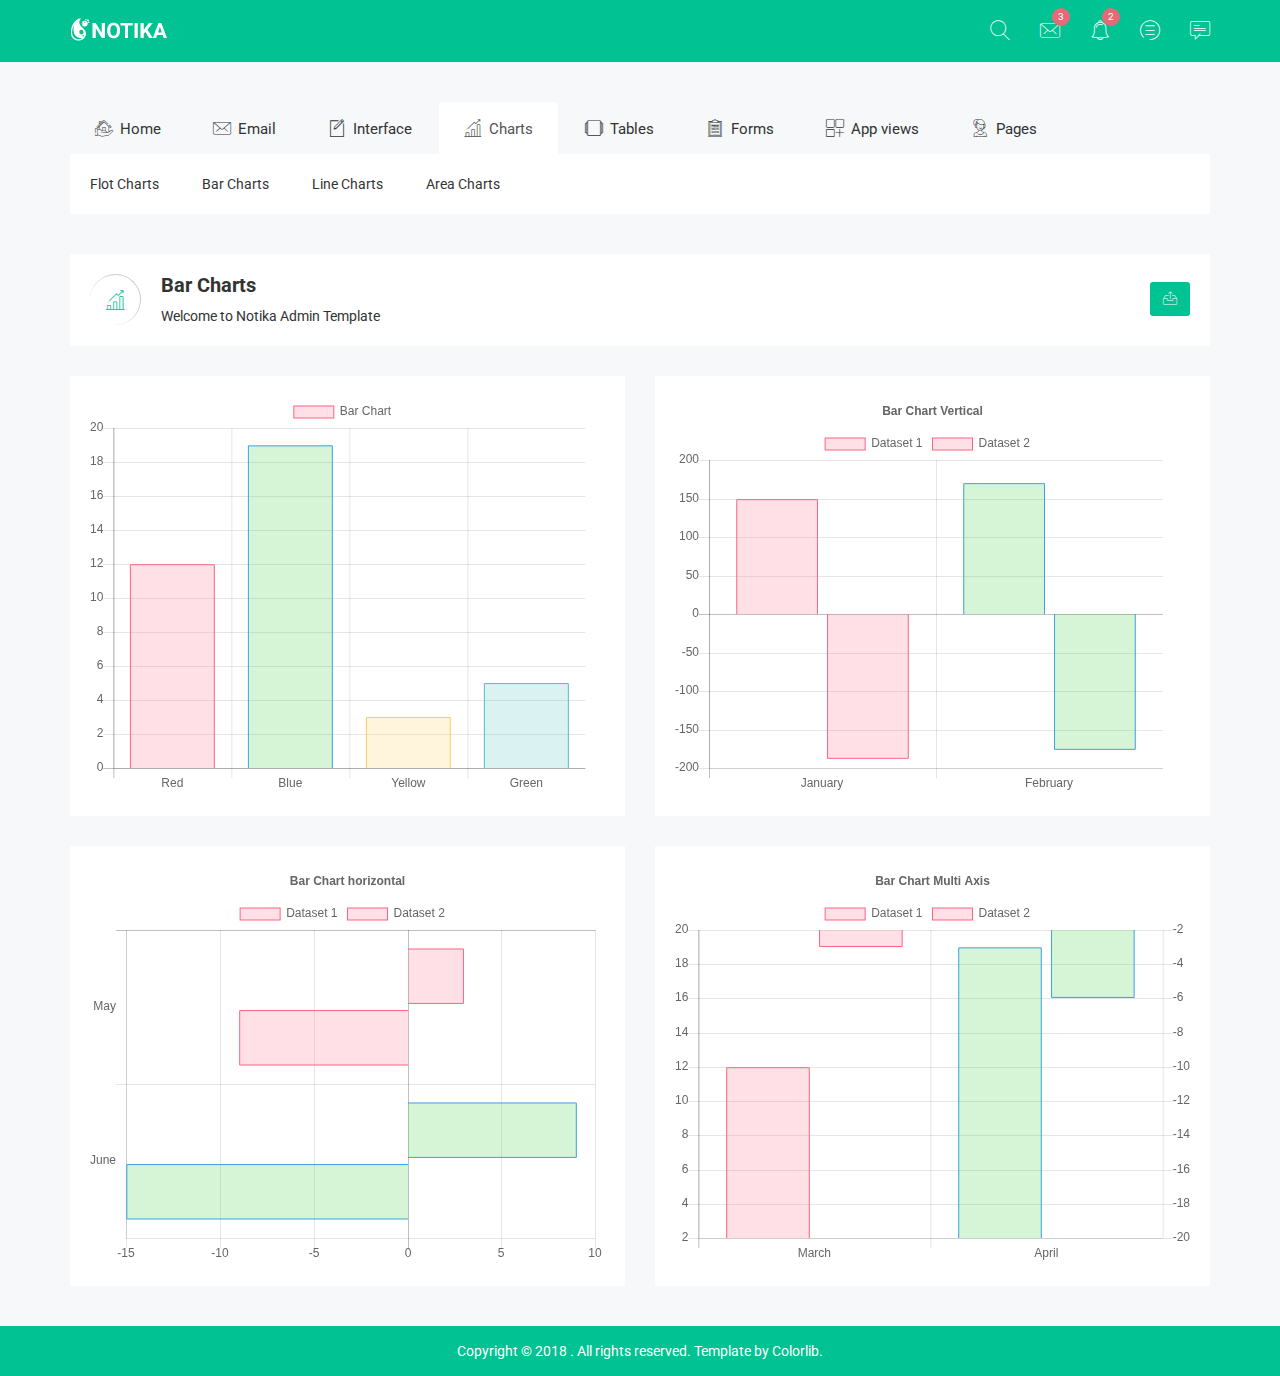
<file: notika/green-horizotal/bar-charts.html>
<!doctype html>
<html class="no-js" lang="">

<head>
    <meta charset="utf-8">
    <meta http-equiv="x-ua-compatible" content="ie=edge">
    <title>Bar Charts | Notika - Notika Admin Template</title>
    <meta name="description" content="">
    <meta name="viewport" content="width=device-width, initial-scale=1">
    <!-- favicon
		============================================ -->
    <link rel="shortcut icon" type="image/x-icon" href="img/favicon.ico">
    <!-- Google Fonts
		============================================ -->
    <link href="https://fonts.googleapis.com/css?family=Roboto:100,300,400,700,900" rel="stylesheet">
    <!-- Bootstrap CSS
		============================================ -->
    <link rel="stylesheet" href="css/bootstrap.min.css">
    <!-- font awesome CSS
		============================================ -->
    <link rel="stylesheet" href="css/font-awesome.min.css">
    <!-- owl.carousel CSS
		============================================ -->
    <link rel="stylesheet" href="css/owl.carousel.css">
    <link rel="stylesheet" href="css/owl.theme.css">
    <link rel="stylesheet" href="css/owl.transitions.css">
    <!-- meanmenu CSS
		============================================ -->
    <link rel="stylesheet" href="css/meanmenu/meanmenu.min.css">
    <!-- animate CSS
		============================================ -->
    <link rel="stylesheet" href="css/animate.css">
    <!-- normalize CSS
		============================================ -->
    <link rel="stylesheet" href="css/normalize.css">
	<!-- wave CSS
		============================================ -->
    <link rel="stylesheet" href="css/wave/waves.min.css">
    <link rel="stylesheet" href="css/wave/button.css">
    <!-- mCustomScrollbar CSS
		============================================ -->
    <link rel="stylesheet" href="css/scrollbar/jquery.mCustomScrollbar.min.css">
    <!-- Notika icon CSS
		============================================ -->
    <link rel="stylesheet" href="css/notika-custom-icon.css">
    <!-- main CSS
		============================================ -->
    <link rel="stylesheet" href="css/main.css">
    <!-- style CSS
		============================================ -->
    <link rel="stylesheet" href="style.css">
    <!-- responsive CSS
		============================================ -->
    <link rel="stylesheet" href="css/responsive.css">
    <!-- modernizr JS
		============================================ -->
    <script src="js/vendor/modernizr-2.8.3.min.js"></script>
</head>

<body>
    <!--[if lt IE 8]>
            <p class="browserupgrade">You are using an <strong>outdated</strong> browser. Please <a href="http://browsehappy.com/">upgrade your browser</a> to improve your experience.</p>
        <![endif]-->
    <!-- Start Header Top Area -->
    <div class="header-top-area">
        <div class="container">
            <div class="row">
                <div class="col-lg-4 col-md-4 col-sm-12 col-xs-12">
                    <div class="logo-area">
                        <a href="#"><img src="img/logo/logo.png" alt="" /></a>
                    </div>
                </div>
                <div class="col-lg-8 col-md-8 col-sm-12 col-xs-12">
                    <div class="header-top-menu">
                        <ul class="nav navbar-nav notika-top-nav">
                            <li class="nav-item dropdown">
                                <a href="#" data-toggle="dropdown" role="button" aria-expanded="false" class="nav-link dropdown-toggle"><span><i class="notika-icon notika-search"></i></span></a>
                                <div role="menu" class="dropdown-menu search-dd animated flipInX">
                                    <div class="search-input">
                                        <i class="notika-icon notika-left-arrow"></i>
                                        <input type="text" />
                                    </div>
                                </div>
                            </li>
                            <li class="nav-item dropdown">
                                <a href="#" data-toggle="dropdown" role="button" aria-expanded="false" class="nav-link dropdown-toggle"><span><i class="notika-icon notika-mail"></i></span></a>
                                <div role="menu" class="dropdown-menu message-dd animated zoomIn">
                                    <div class="hd-mg-tt">
                                        <h2>Messages</h2>
                                    </div>
                                    <div class="hd-message-info">
                                        <a href="#">
                                            <div class="hd-message-sn">
                                                <div class="hd-message-img">
                                                    <img src="img/post/1.jpg" alt="" />
                                                </div>
                                                <div class="hd-mg-ctn">
                                                    <h3>David Belle</h3>
                                                    <p>Cum sociis natoque penatibus et magnis dis parturient montes</p>
                                                </div>
                                            </div>
                                        </a>
                                        <a href="#">
                                            <div class="hd-message-sn">
                                                <div class="hd-message-img">
                                                    <img src="img/post/2.jpg" alt="" />
                                                </div>
                                                <div class="hd-mg-ctn">
                                                    <h3>Jonathan Morris</h3>
                                                    <p>Cum sociis natoque penatibus et magnis dis parturient montes</p>
                                                </div>
                                            </div>
                                        </a>
                                        <a href="#">
                                            <div class="hd-message-sn">
                                                <div class="hd-message-img">
                                                    <img src="img/post/4.jpg" alt="" />
                                                </div>
                                                <div class="hd-mg-ctn">
                                                    <h3>Fredric Mitchell</h3>
                                                    <p>Cum sociis natoque penatibus et magnis dis parturient montes</p>
                                                </div>
                                            </div>
                                        </a>
                                        <a href="#">
                                            <div class="hd-message-sn">
                                                <div class="hd-message-img">
                                                    <img src="img/post/1.jpg" alt="" />
                                                </div>
                                                <div class="hd-mg-ctn">
                                                    <h3>David Belle</h3>
                                                    <p>Cum sociis natoque penatibus et magnis dis parturient montes</p>
                                                </div>
                                            </div>
                                        </a>
                                        <a href="#">
                                            <div class="hd-message-sn">
                                                <div class="hd-message-img">
                                                    <img src="img/post/2.jpg" alt="" />
                                                </div>
                                                <div class="hd-mg-ctn">
                                                    <h3>Glenn Jecobs</h3>
                                                    <p>Cum sociis natoque penatibus et magnis dis parturient montes</p>
                                                </div>
                                            </div>
                                        </a>
                                    </div>
                                    <div class="hd-mg-va">
                                        <a href="#">View All</a>
                                    </div>
                                </div>
                            </li>
                            <li class="nav-item nc-al"><a href="#" data-toggle="dropdown" role="button" aria-expanded="false" class="nav-link dropdown-toggle"><span><i class="notika-icon notika-alarm"></i></span><div class="spinner4 spinner-4"></div><div class="ntd-ctn"><span>3</span></div></a>
                                <div role="menu" class="dropdown-menu message-dd notification-dd animated zoomIn">
                                    <div class="hd-mg-tt">
                                        <h2>Notification</h2>
                                    </div>
                                    <div class="hd-message-info">
                                        <a href="#">
                                            <div class="hd-message-sn">
                                                <div class="hd-message-img">
                                                    <img src="img/post/1.jpg" alt="" />
                                                </div>
                                                <div class="hd-mg-ctn">
                                                    <h3>David Belle</h3>
                                                    <p>Cum sociis natoque penatibus et magnis dis parturient montes</p>
                                                </div>
                                            </div>
                                        </a>
                                        <a href="#">
                                            <div class="hd-message-sn">
                                                <div class="hd-message-img">
                                                    <img src="img/post/2.jpg" alt="" />
                                                </div>
                                                <div class="hd-mg-ctn">
                                                    <h3>Jonathan Morris</h3>
                                                    <p>Cum sociis natoque penatibus et magnis dis parturient montes</p>
                                                </div>
                                            </div>
                                        </a>
                                        <a href="#">
                                            <div class="hd-message-sn">
                                                <div class="hd-message-img">
                                                    <img src="img/post/4.jpg" alt="" />
                                                </div>
                                                <div class="hd-mg-ctn">
                                                    <h3>Fredric Mitchell</h3>
                                                    <p>Cum sociis natoque penatibus et magnis dis parturient montes</p>
                                                </div>
                                            </div>
                                        </a>
                                        <a href="#">
                                            <div class="hd-message-sn">
                                                <div class="hd-message-img">
                                                    <img src="img/post/1.jpg" alt="" />
                                                </div>
                                                <div class="hd-mg-ctn">
                                                    <h3>David Belle</h3>
                                                    <p>Cum sociis natoque penatibus et magnis dis parturient montes</p>
                                                </div>
                                            </div>
                                        </a>
                                        <a href="#">
                                            <div class="hd-message-sn">
                                                <div class="hd-message-img">
                                                    <img src="img/post/2.jpg" alt="" />
                                                </div>
                                                <div class="hd-mg-ctn">
                                                    <h3>Glenn Jecobs</h3>
                                                    <p>Cum sociis natoque penatibus et magnis dis parturient montes</p>
                                                </div>
                                            </div>
                                        </a>
                                    </div>
                                    <div class="hd-mg-va">
                                        <a href="#">View All</a>
                                    </div>
                                </div>
                            </li>
                            <li class="nav-item"><a href="#" data-toggle="dropdown" role="button" aria-expanded="false" class="nav-link dropdown-toggle"><span><i class="notika-icon notika-menus"></i></span><div class="spinner4 spinner-4"></div><div class="ntd-ctn"><span>2</span></div></a>
                                <div role="menu" class="dropdown-menu message-dd task-dd animated zoomIn">
                                    <div class="hd-mg-tt">
                                        <h2>Tasks</h2>
                                    </div>
                                    <div class="hd-message-info hd-task-info">
                                        <div class="skill">
                                            <div class="progress">
                                                <div class="lead-content">
                                                    <p>HTML5 Validation Report</p>
                                                </div>
                                                <div class="progress-bar wow fadeInLeft" data-progress="95%" style="width: 95%;" data-wow-duration="1.5s" data-wow-delay="1.2s"> <span>95%</span>
                                                </div>
                                            </div>
                                            <div class="progress">
                                                <div class="lead-content">
                                                    <p>Google Chrome Extension</p>
                                                </div>
                                                <div class="progress-bar wow fadeInLeft" data-progress="85%" style="width: 85%;" data-wow-duration="1.5s" data-wow-delay="1.2s"><span>85%</span> </div>
                                            </div>
                                            <div class="progress">
                                                <div class="lead-content">
                                                    <p>Social Internet Projects</p>
                                                </div>
                                                <div class="progress-bar wow fadeInLeft" data-progress="75%" style="width: 75%;" data-wow-duration="1.5s" data-wow-delay="1.2s"><span>75%</span> </div>
                                            </div>
                                            <div class="progress">
                                                <div class="lead-content">
                                                    <p>Bootstrap Admin</p>
                                                </div>
                                                <div class="progress-bar wow fadeInLeft" data-progress="65%" style="width: 65%;" data-wow-duration="1.5s" data-wow-delay="1.2s"><span>65%</span> </div>
                                            </div>
                                            <div class="progress progress-bt">
                                                <div class="lead-content">
                                                    <p>Youtube App</p>
                                                </div>
                                                <div class="progress-bar wow fadeInLeft" data-progress="55%" style="width: 55%;" data-wow-duration="1.5s" data-wow-delay="1.2s"><span>55%</span> </div>
                                            </div>
                                        </div>
                                    </div>
                                    <div class="hd-mg-va">
                                        <a href="#">View All</a>
                                    </div>
                                </div>
                            </li>
                            <li class="nav-item"><a href="#" data-toggle="dropdown" role="button" aria-expanded="false" class="nav-link dropdown-toggle"><span><i class="notika-icon notika-chat"></i></span></a>
                                <div role="menu" class="dropdown-menu message-dd chat-dd animated zoomIn">
                                    <div class="hd-mg-tt">
                                        <h2>Chat</h2>
                                    </div>
                                    <div class="search-people">
                                        <i class="notika-icon notika-left-arrow"></i>
                                        <input type="text" placeholder="Search People" />
                                    </div>
                                    <div class="hd-message-info">
                                        <a href="#">
                                            <div class="hd-message-sn">
                                                <div class="hd-message-img chat-img">
                                                    <img src="img/post/1.jpg" alt="" />
                                                    <div class="chat-avaible"><i class="notika-icon notika-dot"></i></div>
                                                </div>
                                                <div class="hd-mg-ctn">
                                                    <h3>David Belle</h3>
                                                    <p>Available</p>
                                                </div>
                                            </div>
                                        </a>
                                        <a href="#">
                                            <div class="hd-message-sn">
                                                <div class="hd-message-img chat-img">
                                                    <img src="img/post/2.jpg" alt="" />
                                                </div>
                                                <div class="hd-mg-ctn">
                                                    <h3>Jonathan Morris</h3>
                                                    <p>Last seen 3 hours ago</p>
                                                </div>
                                            </div>
                                        </a>
                                        <a href="#">
                                            <div class="hd-message-sn">
                                                <div class="hd-message-img chat-img">
                                                    <img src="img/post/4.jpg" alt="" />
                                                </div>
                                                <div class="hd-mg-ctn">
                                                    <h3>Fredric Mitchell</h3>
                                                    <p>Last seen 2 minutes ago</p>
                                                </div>
                                            </div>
                                        </a>
                                        <a href="#">
                                            <div class="hd-message-sn">
                                                <div class="hd-message-img chat-img">
                                                    <img src="img/post/1.jpg" alt="" />
                                                    <div class="chat-avaible"><i class="notika-icon notika-dot"></i></div>
                                                </div>
                                                <div class="hd-mg-ctn">
                                                    <h3>David Belle</h3>
                                                    <p>Available</p>
                                                </div>
                                            </div>
                                        </a>
                                        <a href="#">
                                            <div class="hd-message-sn">
                                                <div class="hd-message-img chat-img">
                                                    <img src="img/post/2.jpg" alt="" />
                                                    <div class="chat-avaible"><i class="notika-icon notika-dot"></i></div>
                                                </div>
                                                <div class="hd-mg-ctn">
                                                    <h3>Glenn Jecobs</h3>
                                                    <p>Available</p>
                                                </div>
                                            </div>
                                        </a>
                                    </div>
                                    <div class="hd-mg-va">
                                        <a href="#">View All</a>
                                    </div>
                                </div>
                            </li>
                        </ul>
                    </div>
                </div>
            </div>
        </div>
    </div>
    <!-- End Header Top Area -->
    <!-- Mobile Menu start -->
    <div class="mobile-menu-area">
        <div class="container">
            <div class="row">
                <div class="col-lg-12 col-md-12 col-sm-12 col-xs-12">
                    <div class="mobile-menu">
                        <nav id="dropdown">
                            <ul class="mobile-menu-nav">
                                <li><a data-toggle="collapse" data-target="#Charts" href="#">Home</a>
                                    <ul class="collapse dropdown-header-top">
                                        <li><a href="index.html">Dashboard One</a></li>
                                        <li><a href="index-2.html">Dashboard Two</a></li>
                                        <li><a href="index-3.html">Dashboard Three</a></li>
                                        <li><a href="index-4.html">Dashboard Four</a></li>
                                        <li><a href="analytics.html">Analytics</a></li>
                                        <li><a href="widgets.html">Widgets</a></li>
                                    </ul>
                                </li>
                                <li><a data-toggle="collapse" data-target="#demoevent" href="#">Email</a>
                                    <ul id="demoevent" class="collapse dropdown-header-top">
                                        <li><a href="inbox.html">Inbox</a></li>
                                        <li><a href="view-email.html">View Email</a></li>
                                        <li><a href="compose-email.html">Compose Email</a></li>
                                    </ul>
                                </li>
                                <li><a data-toggle="collapse" data-target="#democrou" href="#">Interface</a>
                                    <ul id="democrou" class="collapse dropdown-header-top">
                                        <li><a href="animations.html">Animations</a></li>
                                        <li><a href="google-map.html">Google Map</a></li>
                                        <li><a href="data-map.html">Data Maps</a></li>
                                        <li><a href="code-editor.html">Code Editor</a></li>
                                        <li><a href="image-cropper.html">Images Cropper</a></li>
                                        <li><a href="wizard.html">Wizard</a></li>
                                    </ul>
                                </li>
                                <li><a data-toggle="collapse" data-target="#demolibra" href="#">Charts</a>
                                    <ul id="demolibra" class="collapse dropdown-header-top">
                                        <li><a href="flot-charts.html">Flot Charts</a></li>
                                        <li><a href="bar-charts.html">Bar Charts</a></li>
                                        <li><a href="line-charts.html">Line Charts</a></li>
                                        <li><a href="area-charts.html">Area Charts</a></li>
                                    </ul>
                                </li>
                                <li><a data-toggle="collapse" data-target="#demodepart" href="#">Tables</a>
                                    <ul id="demodepart" class="collapse dropdown-header-top">
                                        <li><a href="normal-table.html">Normal Table</a></li>
                                        <li><a href="data-table.html">Data Table</a></li>
                                    </ul>
                                </li>
                                <li><a data-toggle="collapse" data-target="#demo" href="#">Forms</a>
                                    <ul id="demo" class="collapse dropdown-header-top">
                                        <li><a href="form-elements.html">Form Elements</a></li>
                                        <li><a href="form-components.html">Form Components</a></li>
                                        <li><a href="form-examples.html">Form Examples</a></li>
                                    </ul>
                                </li>
                                <li><a data-toggle="collapse" data-target="#Miscellaneousmob" href="#">App views</a>
                                    <ul id="Miscellaneousmob" class="collapse dropdown-header-top">
                                        <li><a href="notification.html">Notifications</a>
                                        </li>
                                        <li><a href="alert.html">Alerts</a>
                                        </li>
                                        <li><a href="modals.html">Modals</a>
                                        </li>
                                        <li><a href="buttons.html">Buttons</a>
                                        </li>
                                        <li><a href="tabs.html">Tabs</a>
                                        </li>
                                        <li><a href="accordion.html">Accordion</a>
                                        </li>
                                        <li><a href="dialog.html">Dialogs</a>
                                        </li>
                                        <li><a href="popovers.html">Popovers</a>
                                        </li>
                                        <li><a href="tooltips.html">Tooltips</a>
                                        </li>
                                        <li><a href="dropdown.html">Dropdowns</a>
                                        </li>
                                    </ul>
                                </li>
                                <li><a data-toggle="collapse" data-target="#Pagemob" href="#">Pages</a>
                                    <ul id="Pagemob" class="collapse dropdown-header-top">
                                        <li><a href="contact.html">Contact</a>
                                        </li>
                                        <li><a href="invoice.html">Invoice</a>
                                        </li>
                                        <li><a href="typography.html">Typography</a>
                                        </li>
                                        <li><a href="color.html">Color</a>
                                        </li>
                                        <li><a href="login-register.html">Login Register</a>
                                        </li>
                                        <li><a href="404.html">404 Page</a>
                                        </li>
                                    </ul>
                                </li>
                            </ul>
                        </nav>
                    </div>
                </div>
            </div>
        </div>
    </div>
    <!-- Mobile Menu end -->
    <!-- Main Menu area start-->
    <div class="main-menu-area mg-tb-40">
        <div class="container">
            <div class="row">
                <div class="col-lg-12 col-md-12 col-sm-12 col-xs-12">
                    <ul class="nav nav-tabs notika-menu-wrap menu-it-icon-pro">
                        <li><a data-toggle="tab" href="#Home"><i class="notika-icon notika-house"></i> Home</a>
                        </li>
                        <li><a data-toggle="tab" href="#mailbox"><i class="notika-icon notika-mail"></i> Email</a>
                        </li>
                        <li><a data-toggle="tab" href="#Interface"><i class="notika-icon notika-edit"></i> Interface</a>
                        </li>
                        <li class="active"><a data-toggle="tab" href="#Charts"><i class="notika-icon notika-bar-chart"></i> Charts</a>
                        </li>
                        <li><a data-toggle="tab" href="#Tables"><i class="notika-icon notika-windows"></i> Tables</a>
                        </li>
                        <li><a data-toggle="tab" href="#Forms"><i class="notika-icon notika-form"></i> Forms</a>
                        </li>
                        <li><a data-toggle="tab" href="#Appviews"><i class="notika-icon notika-app"></i> App views</a>
                        </li>
                        <li><a data-toggle="tab" href="#Page"><i class="notika-icon notika-support"></i> Pages</a>
                        </li>
                    </ul>
                    <div class="tab-content custom-menu-content">
                        <div id="Home" class="tab-pane in notika-tab-menu-bg animated flipInX">
                            <ul class="notika-main-menu-dropdown">
                                <li><a href="index.html">Dashboard One</a>
                                </li>
                                <li><a href="index-2.html">Dashboard Two</a>
                                </li>
                                <li><a href="index-3.html">Dashboard Three</a>
                                </li>
                                <li><a href="index-4.html">Dashboard Four</a>
                                </li>
                                <li><a href="analytics.html">Analytics</a>
                                </li>
                                <li><a href="widgets.html">Widgets</a>
                                </li>
                            </ul>
                        </div>
                        <div id="mailbox" class="tab-pane notika-tab-menu-bg animated flipInX">
                            <ul class="notika-main-menu-dropdown">
                                <li><a href="inbox.html">Inbox</a>
                                </li>
                                <li><a href="view-email.html">View Email</a>
                                </li>
                                <li><a href="compose-email.html">Compose Email</a>
                                </li>
                            </ul>
                        </div>
                        <div id="Interface" class="tab-pane notika-tab-menu-bg animated flipInX">
                            <ul class="notika-main-menu-dropdown">
                                <li><a href="animations.html">Animations</a>
                                </li>
                                <li><a href="google-map.html">Google Map</a>
                                </li>
                                <li><a href="data-map.html">Data Maps</a>
                                </li>
                                <li><a href="code-editor.html">Code Editor</a>
                                </li>
                                <li><a href="image-cropper.html">Images Cropper</a>
                                </li>
                                <li><a href="wizard.html">Wizard</a>
                                </li>
                            </ul>
                        </div>
                        <div id="Charts" class="tab-pane active notika-tab-menu-bg animated flipInX">
                            <ul class="notika-main-menu-dropdown">
                                <li><a href="flot-charts.html">Flot Charts</a>
                                </li>
                                <li><a href="bar-charts.html">Bar Charts</a>
                                </li>
                                <li><a href="line-charts.html">Line Charts</a>
                                </li>
                                <li><a href="area-charts.html">Area Charts</a>
                                </li>
                            </ul>
                        </div>
                        <div id="Tables" class="tab-pane notika-tab-menu-bg animated flipInX">
                            <ul class="notika-main-menu-dropdown">
                                <li><a href="normal-table.html">Normal Table</a>
                                </li>
                                <li><a href="data-table.html">Data Table</a>
                                </li>
                            </ul>
                        </div>
                        <div id="Forms" class="tab-pane notika-tab-menu-bg animated flipInX">
                            <ul class="notika-main-menu-dropdown">
                                <li><a href="form-elements.html">Form Elements</a>
                                </li>
                                <li><a href="form-components.html">Form Components</a>
                                </li>
                                <li><a href="form-examples.html">Form Examples</a>
                                </li>
                            </ul>
                        </div>
                        <div id="Appviews" class="tab-pane notika-tab-menu-bg animated flipInX">
                            <ul class="notika-main-menu-dropdown">
                                <li><a href="notification.html">Notifications</a>
                                </li>
                                <li><a href="alert.html">Alerts</a>
                                </li>
                                <li><a href="modals.html">Modals</a>
                                </li>
                                <li><a href="buttons.html">Buttons</a>
                                </li>
                                <li><a href="tabs.html">Tabs</a>
                                </li>
                                <li><a href="accordion.html">Accordion</a>
                                </li>
                                <li><a href="dialog.html">Dialogs</a>
                                </li>
                                <li><a href="popovers.html">Popovers</a>
                                </li>
                                <li><a href="tooltips.html">Tooltips</a>
                                </li>
                                <li><a href="dropdown.html">Dropdowns</a>
                                </li>
                            </ul>
                        </div>
                        <div id="Page" class="tab-pane notika-tab-menu-bg animated flipInX">
                            <ul class="notika-main-menu-dropdown">
                                <li><a href="contact.html">Contact</a>
                                </li>
                                <li><a href="invoice.html">Invoice</a>
                                </li>
                                <li><a href="typography.html">Typography</a>
                                </li>
                                <li><a href="color.html">Color</a>
                                </li>
                                <li><a href="login-register.html">Login Register</a>
                                </li>
                                <li><a href="404.html">404 Page</a>
                                </li>
                            </ul>
                        </div>
                    </div>
                </div>
            </div>
        </div>
    </div>
    <!-- Main Menu area End-->
	<!-- Breadcomb area Start-->
	<div class="breadcomb-area">
		<div class="container">
			<div class="row">
				<div class="col-lg-12 col-md-12 col-sm-12 col-xs-12">
					<div class="breadcomb-list">
						<div class="row">
							<div class="col-lg-6 col-md-6 col-sm-6 col-xs-12">
								<div class="breadcomb-wp">
									<div class="breadcomb-icon">
										<i class="notika-icon notika-bar-chart"></i>
									</div>
									<div class="breadcomb-ctn">
										<h2>Bar Charts</h2>
										<p>Welcome to Notika <span class="bread-ntd">Admin Template</span></p>
									</div>
								</div>
							</div>
							<div class="col-lg-6 col-md-6 col-sm-6 col-xs-3">
								<div class="breadcomb-report">
									<button data-toggle="tooltip" data-placement="left" title="Download Report" class="btn"><i class="notika-icon notika-sent"></i></button>
								</div>
							</div>
						</div>
					</div>
				</div>
			</div>
		</div>
	</div>
	<!-- Breadcomb area End-->
    <!-- Bar Chart area End-->
    <div class="bar-chart-area">
        <div class="container">
            <div class="row">
                <div class="col-lg-6 col-md-6 col-sm-6 col-xs-12">
                    <div class="bar-chart-wp">
                        <canvas height="140vh" width="180vw" id="barchart1"></canvas>
                    </div>
                </div>
                <div class="col-lg-6 col-md-6 col-sm-6 col-xs-12">
                    <div class="bar-chart-wp sm-res-mg-t-30 chart-display-nn">
                        <canvas height="140vh" width="180vw" id="barchart2"></canvas>
                    </div>
                </div>
            </div>
            <div class="row">
                <div class="col-lg-6 col-md-6 col-sm-6 col-xs-12">
                    <div class="bar-chart-wp mg-t-30 chart-display-nn">
                        <canvas height="140vh" width="180vw" id="barchart3"></canvas>
                    </div>
                </div>
                <div class="col-lg-6 col-md-6 col-sm-6 col-xs-12">
                    <div class="bar-chart-wp mg-t-30 chart-display-nn">
                        <canvas height="140vh" width="180vw" id="barchart4"></canvas>
                    </div>
                </div>
            </div>
        </div>
    </div>
    <!-- Bar Chart area End-->
    <!-- Start Footer area-->
    <div class="footer-copyright-area">
        <div class="container">
            <div class="row">
                <div class="col-lg-12 col-md-12 col-sm-12 col-xs-12">
                    <div class="footer-copy-right">
                        <p>Copyright © 2018 
. All rights reserved. Template by <a href="https://colorlib.com">Colorlib</a>.</p>
                    </div>
                </div>
            </div>
        </div>
    </div>
    <!-- End Footer area-->
    <!-- jquery
		============================================ -->
    <script src="js/vendor/jquery-1.12.4.min.js"></script>
    <!-- bootstrap JS
		============================================ -->
    <script src="js/bootstrap.min.js"></script>
    <!-- wow JS
		============================================ -->
    <script src="js/wow.min.js"></script>
    <!-- price-slider JS
		============================================ -->
    <script src="js/jquery-price-slider.js"></script>
    <!-- owl.carousel JS
		============================================ -->
    <script src="js/owl.carousel.min.js"></script>
    <!-- scrollUp JS
		============================================ -->
    <script src="js/jquery.scrollUp.min.js"></script>
    <!-- meanmenu JS
		============================================ -->
    <script src="js/meanmenu/jquery.meanmenu.js"></script>
    <!-- counterup JS
		============================================ -->
    <script src="js/counterup/jquery.counterup.min.js"></script>
    <script src="js/counterup/waypoints.min.js"></script>
    <script src="js/counterup/counterup-active.js"></script>
    <!-- mCustomScrollbar JS
		============================================ -->
    <script src="js/scrollbar/jquery.mCustomScrollbar.concat.min.js"></script>
    <!-- sparkline JS
		============================================ -->
    <script src="js/sparkline/jquery.sparkline.min.js"></script>
    <script src="js/sparkline/sparkline-active.js"></script>
    <!-- flot JS
		============================================ -->
    <script src="js/flot/jquery.flot.js"></script>
    <script src="js/flot/jquery.flot.resize.js"></script>
    <script src="js/flot/flot-active.js"></script>
    <!-- knob JS
		============================================ -->
    <script src="js/knob/jquery.knob.js"></script>
    <script src="js/knob/jquery.appear.js"></script>
    <script src="js/knob/knob-active.js"></script>
    <!--  Chat JS
		============================================ -->
    <script src="js/chat/jquery.chat.js"></script>
    <!-- Charts JS
		============================================ -->
    <script src="js/charts/Chart.js"></script>
    <script src="js/charts/bar-chart.js"></script>
    <!--  todo JS
		============================================ -->
    <script src="js/todo/jquery.todo.js"></script>
    <!-- plugins JS
		============================================ -->
    <script src="js/plugins.js"></script>
	<!--  wave JS
		============================================ -->
    <script src="js/wave/waves.min.js"></script>
    <script src="js/wave/wave-active.js"></script>
    <!-- main JS
		============================================ -->
    <script src="js/main.js"></script>
	<!-- tawk chat JS
		============================================ -->
    <script src="js/tawk-chat.js"></script>
</body>

</html>
</file>
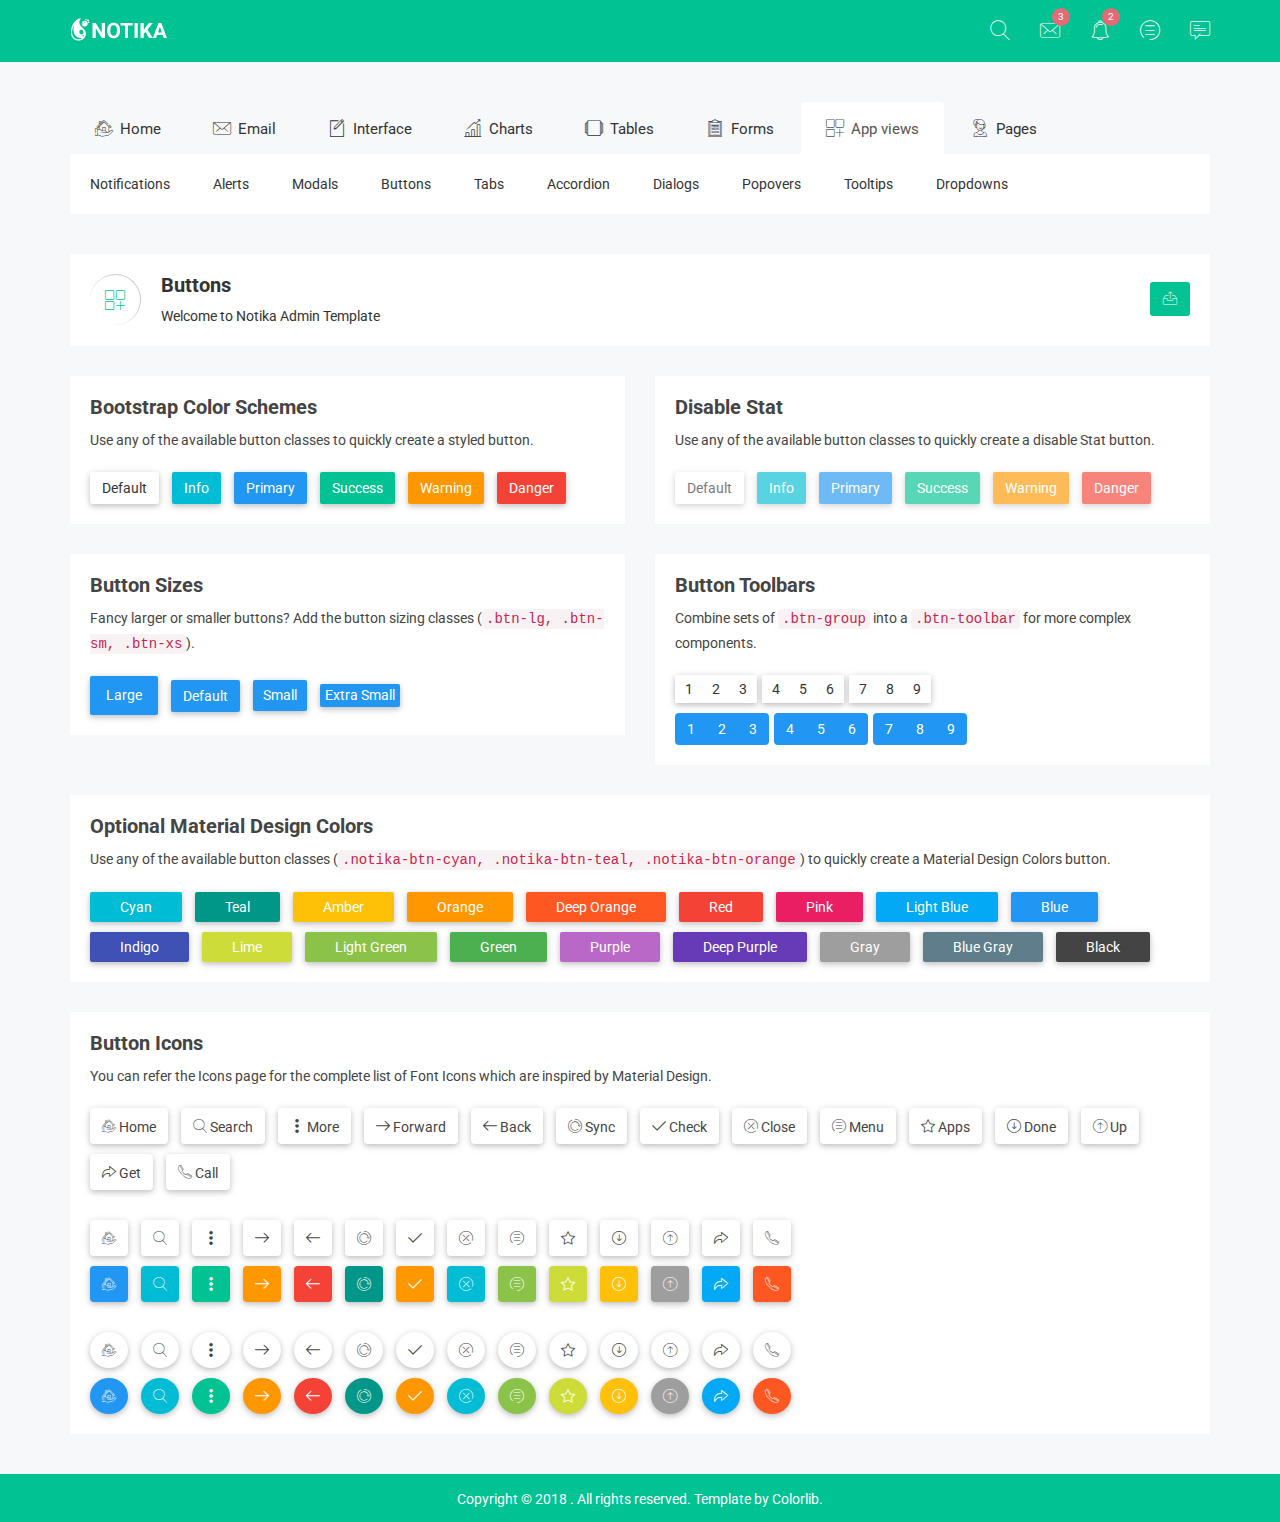
<file: notika/green-horizotal/buttons.html>
<!doctype html>
<html class="no-js" lang="">

<head>
    <meta charset="utf-8">
    <meta http-equiv="x-ua-compatible" content="ie=edge">
    <title>Buttons | Notika - Notika Admin Template</title>
    <meta name="description" content="">
    <meta name="viewport" content="width=device-width, initial-scale=1">
    <!-- favicon
		============================================ -->
    <link rel="shortcut icon" type="image/x-icon" href="img/favicon.ico">
    <!-- Google Fonts
		============================================ -->
    <link href="https://fonts.googleapis.com/css?family=Roboto:100,300,400,700,900" rel="stylesheet">
    <!-- Bootstrap CSS
		============================================ -->
    <link rel="stylesheet" href="css/bootstrap.min.css">
    <!-- font awesome CSS
		============================================ -->
    <link rel="stylesheet" href="css/font-awesome.min.css">
    <!-- owl.carousel CSS
		============================================ -->
    <link rel="stylesheet" href="css/owl.carousel.css">
    <link rel="stylesheet" href="css/owl.theme.css">
    <link rel="stylesheet" href="css/owl.transitions.css">
    <!-- meanmenu CSS
		============================================ -->
    <link rel="stylesheet" href="css/meanmenu/meanmenu.min.css">
    <!-- animate CSS
		============================================ -->
    <link rel="stylesheet" href="css/animate.css">
    <!-- normalize CSS
		============================================ -->
    <link rel="stylesheet" href="css/normalize.css">
    <!-- mCustomScrollbar CSS
		============================================ -->
    <link rel="stylesheet" href="css/scrollbar/jquery.mCustomScrollbar.min.css">
    <!-- Notika icon CSS
		============================================ -->
    <link rel="stylesheet" href="css/notika-custom-icon.css">
    <!-- wave CSS
		============================================ -->
    <link rel="stylesheet" href="css/wave/waves.min.css">
    <link rel="stylesheet" href="css/wave/button.css">
    <!-- main CSS
		============================================ -->
    <link rel="stylesheet" href="css/main.css">
    <!-- style CSS
		============================================ -->
    <link rel="stylesheet" href="style.css">
    <!-- responsive CSS
		============================================ -->
    <link rel="stylesheet" href="css/responsive.css">
    <!-- modernizr JS
		============================================ -->
    <script src="js/vendor/modernizr-2.8.3.min.js"></script>
</head>

<body>
    <!--[if lt IE 8]>
            <p class="browserupgrade">You are using an <strong>outdated</strong> browser. Please <a href="http://browsehappy.com/">upgrade your browser</a> to improve your experience.</p>
        <![endif]-->
    <!-- Start Header Top Area -->
    <div class="header-top-area">
        <div class="container">
            <div class="row">
                <div class="col-lg-4 col-md-4 col-sm-12 col-xs-12">
                    <div class="logo-area">
                        <a href="#"><img src="img/logo/logo.png" alt="" /></a>
                    </div>
                </div>
                <div class="col-lg-8 col-md-8 col-sm-12 col-xs-12">
                    <div class="header-top-menu">
                        <ul class="nav navbar-nav notika-top-nav">
                            <li class="nav-item dropdown">
                                <a href="#" data-toggle="dropdown" role="button" aria-expanded="false" class="nav-link dropdown-toggle"><span><i class="notika-icon notika-search"></i></span></a>
                                <div role="menu" class="dropdown-menu search-dd animated flipInX">
                                    <div class="search-input">
                                        <i class="notika-icon notika-left-arrow"></i>
                                        <input type="text" />
                                    </div>
                                </div>
                            </li>
                            <li class="nav-item dropdown">
                                <a href="#" data-toggle="dropdown" role="button" aria-expanded="false" class="nav-link dropdown-toggle"><span><i class="notika-icon notika-mail"></i></span></a>
                                <div role="menu" class="dropdown-menu message-dd animated zoomIn">
                                    <div class="hd-mg-tt">
                                        <h2>Messages</h2>
                                    </div>
                                    <div class="hd-message-info">
                                        <a href="#">
                                            <div class="hd-message-sn">
                                                <div class="hd-message-img">
                                                    <img src="img/post/1.jpg" alt="" />
                                                </div>
                                                <div class="hd-mg-ctn">
                                                    <h3>David Belle</h3>
                                                    <p>Cum sociis natoque penatibus et magnis dis parturient montes</p>
                                                </div>
                                            </div>
                                        </a>
                                        <a href="#">
                                            <div class="hd-message-sn">
                                                <div class="hd-message-img">
                                                    <img src="img/post/2.jpg" alt="" />
                                                </div>
                                                <div class="hd-mg-ctn">
                                                    <h3>Jonathan Morris</h3>
                                                    <p>Cum sociis natoque penatibus et magnis dis parturient montes</p>
                                                </div>
                                            </div>
                                        </a>
                                        <a href="#">
                                            <div class="hd-message-sn">
                                                <div class="hd-message-img">
                                                    <img src="img/post/4.jpg" alt="" />
                                                </div>
                                                <div class="hd-mg-ctn">
                                                    <h3>Fredric Mitchell</h3>
                                                    <p>Cum sociis natoque penatibus et magnis dis parturient montes</p>
                                                </div>
                                            </div>
                                        </a>
                                        <a href="#">
                                            <div class="hd-message-sn">
                                                <div class="hd-message-img">
                                                    <img src="img/post/1.jpg" alt="" />
                                                </div>
                                                <div class="hd-mg-ctn">
                                                    <h3>David Belle</h3>
                                                    <p>Cum sociis natoque penatibus et magnis dis parturient montes</p>
                                                </div>
                                            </div>
                                        </a>
                                        <a href="#">
                                            <div class="hd-message-sn">
                                                <div class="hd-message-img">
                                                    <img src="img/post/2.jpg" alt="" />
                                                </div>
                                                <div class="hd-mg-ctn">
                                                    <h3>Glenn Jecobs</h3>
                                                    <p>Cum sociis natoque penatibus et magnis dis parturient montes</p>
                                                </div>
                                            </div>
                                        </a>
                                    </div>
                                    <div class="hd-mg-va">
                                        <a href="#">View All</a>
                                    </div>
                                </div>
                            </li>
                            <li class="nav-item nc-al"><a href="#" data-toggle="dropdown" role="button" aria-expanded="false" class="nav-link dropdown-toggle"><span><i class="notika-icon notika-alarm"></i></span><div class="spinner4 spinner-4"></div><div class="ntd-ctn"><span>3</span></div></a>
                                <div role="menu" class="dropdown-menu message-dd notification-dd animated zoomIn">
                                    <div class="hd-mg-tt">
                                        <h2>Notification</h2>
                                    </div>
                                    <div class="hd-message-info">
                                        <a href="#">
                                            <div class="hd-message-sn">
                                                <div class="hd-message-img">
                                                    <img src="img/post/1.jpg" alt="" />
                                                </div>
                                                <div class="hd-mg-ctn">
                                                    <h3>David Belle</h3>
                                                    <p>Cum sociis natoque penatibus et magnis dis parturient montes</p>
                                                </div>
                                            </div>
                                        </a>
                                        <a href="#">
                                            <div class="hd-message-sn">
                                                <div class="hd-message-img">
                                                    <img src="img/post/2.jpg" alt="" />
                                                </div>
                                                <div class="hd-mg-ctn">
                                                    <h3>Jonathan Morris</h3>
                                                    <p>Cum sociis natoque penatibus et magnis dis parturient montes</p>
                                                </div>
                                            </div>
                                        </a>
                                        <a href="#">
                                            <div class="hd-message-sn">
                                                <div class="hd-message-img">
                                                    <img src="img/post/4.jpg" alt="" />
                                                </div>
                                                <div class="hd-mg-ctn">
                                                    <h3>Fredric Mitchell</h3>
                                                    <p>Cum sociis natoque penatibus et magnis dis parturient montes</p>
                                                </div>
                                            </div>
                                        </a>
                                        <a href="#">
                                            <div class="hd-message-sn">
                                                <div class="hd-message-img">
                                                    <img src="img/post/1.jpg" alt="" />
                                                </div>
                                                <div class="hd-mg-ctn">
                                                    <h3>David Belle</h3>
                                                    <p>Cum sociis natoque penatibus et magnis dis parturient montes</p>
                                                </div>
                                            </div>
                                        </a>
                                        <a href="#">
                                            <div class="hd-message-sn">
                                                <div class="hd-message-img">
                                                    <img src="img/post/2.jpg" alt="" />
                                                </div>
                                                <div class="hd-mg-ctn">
                                                    <h3>Glenn Jecobs</h3>
                                                    <p>Cum sociis natoque penatibus et magnis dis parturient montes</p>
                                                </div>
                                            </div>
                                        </a>
                                    </div>
                                    <div class="hd-mg-va">
                                        <a href="#">View All</a>
                                    </div>
                                </div>
                            </li>
                            <li class="nav-item"><a href="#" data-toggle="dropdown" role="button" aria-expanded="false" class="nav-link dropdown-toggle"><span><i class="notika-icon notika-menus"></i></span><div class="spinner4 spinner-4"></div><div class="ntd-ctn"><span>2</span></div></a>
                                <div role="menu" class="dropdown-menu message-dd task-dd animated zoomIn">
                                    <div class="hd-mg-tt">
                                        <h2>Tasks</h2>
                                    </div>
                                    <div class="hd-message-info hd-task-info">
                                        <div class="skill">
                                            <div class="progress">
                                                <div class="lead-content">
                                                    <p>HTML5 Validation Report</p>
                                                </div>
                                                <div class="progress-bar wow fadeInLeft" data-progress="95%" style="width: 95%;" data-wow-duration="1.5s" data-wow-delay="1.2s"> <span>95%</span>
                                                </div>
                                            </div>
                                            <div class="progress">
                                                <div class="lead-content">
                                                    <p>Google Chrome Extension</p>
                                                </div>
                                                <div class="progress-bar wow fadeInLeft" data-progress="85%" style="width: 85%;" data-wow-duration="1.5s" data-wow-delay="1.2s"><span>85%</span> </div>
                                            </div>
                                            <div class="progress">
                                                <div class="lead-content">
                                                    <p>Social Internet Projects</p>
                                                </div>
                                                <div class="progress-bar wow fadeInLeft" data-progress="93%" style="width: 93%;" data-wow-duration="1.5s" data-wow-delay="1.2s"><span>93%</span> </div>
                                            </div>
                                            <div class="progress">
                                                <div class="lead-content">
                                                    <p>Bootstrap Admin Template</p>
                                                </div>
                                                <div class="progress-bar wow fadeInLeft" data-progress="93%" style="width: 93%;" data-wow-duration="1.5s" data-wow-delay="1.2s"><span>93%</span> </div>
                                            </div>
                                            <div class="progress progress-bt">
                                                <div class="lead-content">
                                                    <p>Youtube Client App</p>
                                                </div>
                                                <div class="progress-bar wow fadeInLeft" data-progress="93%" style="width: 93%;" data-wow-duration="1.5s" data-wow-delay="1.2s"><span>93%</span> </div>
                                            </div>
                                        </div>
                                    </div>
                                    <div class="hd-mg-va">
                                        <a href="#">View All</a>
                                    </div>
                                </div>
                            </li>
                            <li class="nav-item"><a href="#" data-toggle="dropdown" role="button" aria-expanded="false" class="nav-link dropdown-toggle"><span><i class="notika-icon notika-chat"></i></span></a>
                                <div role="menu" class="dropdown-menu message-dd chat-dd animated zoomIn">
                                    <div class="hd-mg-tt">
                                        <h2>Chat</h2>
                                    </div>
                                    <div class="search-people">
                                        <i class="notika-icon notika-left-arrow"></i>
                                        <input type="text" placeholder="Search People" />
                                    </div>
                                    <div class="hd-message-info">
                                        <a href="#">
                                            <div class="hd-message-sn">
                                                <div class="hd-message-img chat-img">
                                                    <img src="img/post/1.jpg" alt="" />
                                                    <div class="chat-avaible"><i class="notika-icon notika-dot"></i></div>
                                                </div>
                                                <div class="hd-mg-ctn">
                                                    <h3>David Belle</h3>
                                                    <p>Available</p>
                                                </div>
                                            </div>
                                        </a>
                                        <a href="#">
                                            <div class="hd-message-sn">
                                                <div class="hd-message-img chat-img">
                                                    <img src="img/post/2.jpg" alt="" />
                                                </div>
                                                <div class="hd-mg-ctn">
                                                    <h3>Jonathan Morris</h3>
                                                    <p>Last seen 3 hours ago</p>
                                                </div>
                                            </div>
                                        </a>
                                        <a href="#">
                                            <div class="hd-message-sn">
                                                <div class="hd-message-img chat-img">
                                                    <img src="img/post/4.jpg" alt="" />
                                                </div>
                                                <div class="hd-mg-ctn">
                                                    <h3>Fredric Mitchell</h3>
                                                    <p>Last seen 2 minutes ago</p>
                                                </div>
                                            </div>
                                        </a>
                                        <a href="#">
                                            <div class="hd-message-sn">
                                                <div class="hd-message-img chat-img">
                                                    <img src="img/post/1.jpg" alt="" />
                                                    <div class="chat-avaible"><i class="notika-icon notika-dot"></i></div>
                                                </div>
                                                <div class="hd-mg-ctn">
                                                    <h3>David Belle</h3>
                                                    <p>Available</p>
                                                </div>
                                            </div>
                                        </a>
                                        <a href="#">
                                            <div class="hd-message-sn">
                                                <div class="hd-message-img chat-img">
                                                    <img src="img/post/2.jpg" alt="" />
                                                    <div class="chat-avaible"><i class="notika-icon notika-dot"></i></div>
                                                </div>
                                                <div class="hd-mg-ctn">
                                                    <h3>Glenn Jecobs</h3>
                                                    <p>Available</p>
                                                </div>
                                            </div>
                                        </a>
                                    </div>
                                    <div class="hd-mg-va">
                                        <a href="#">View All</a>
                                    </div>
                                </div>
                            </li>
                        </ul>
                    </div>
                </div>
            </div>
        </div>
    </div>
    <!-- End Header Top Area -->
    <!-- Mobile Menu start -->
    <div class="mobile-menu-area">
        <div class="container">
            <div class="row">
                <div class="col-lg-12 col-md-12 col-sm-12 col-xs-12">
                    <div class="mobile-menu">
                        <nav id="dropdown">
                            <ul class="mobile-menu-nav">
                                <li><a data-toggle="collapse" data-target="#Charts" href="#">Home</a>
                                    <ul class="collapse dropdown-header-top">
                                        <li><a href="index.html">Dashboard One</a></li>
                                        <li><a href="index-2.html">Dashboard Two</a></li>
                                        <li><a href="index-3.html">Dashboard Three</a></li>
                                        <li><a href="index-4.html">Dashboard Four</a></li>
                                        <li><a href="analytics.html">Analytics</a></li>
                                        <li><a href="widgets.html">Widgets</a></li>
                                    </ul>
                                </li>
                                <li><a data-toggle="collapse" data-target="#demoevent" href="#">Email</a>
                                    <ul id="demoevent" class="collapse dropdown-header-top">
                                        <li><a href="inbox.html">Inbox</a></li>
                                        <li><a href="view-email.html">View Email</a></li>
                                        <li><a href="compose-email.html">Compose Email</a></li>
                                    </ul>
                                </li>
                                <li><a data-toggle="collapse" data-target="#democrou" href="#">Interface</a>
                                    <ul id="democrou" class="collapse dropdown-header-top">
                                        <li><a href="animations.html">Animations</a></li>
                                        <li><a href="google-map.html">Google Map</a></li>
                                        <li><a href="data-map.html">Data Maps</a></li>
                                        <li><a href="code-editor.html">Code Editor</a></li>
                                        <li><a href="image-cropper.html">Images Cropper</a></li>
                                        <li><a href="wizard.html">Wizard</a></li>
                                    </ul>
                                </li>
                                <li><a data-toggle="collapse" data-target="#demolibra" href="#">Charts</a>
                                    <ul id="demolibra" class="collapse dropdown-header-top">
                                        <li><a href="flot-charts.html">Flot Charts</a></li>
                                        <li><a href="bar-charts.html">Bar Charts</a></li>
                                        <li><a href="line-charts.html">Line Charts</a></li>
                                        <li><a href="area-charts.html">Area Charts</a></li>
                                    </ul>
                                </li>
                                <li><a data-toggle="collapse" data-target="#demodepart" href="#">Tables</a>
                                    <ul id="demodepart" class="collapse dropdown-header-top">
                                        <li><a href="normal-table.html">Normal Table</a></li>
                                        <li><a href="data-table.html">Data Table</a></li>
                                    </ul>
                                </li>
                                <li><a data-toggle="collapse" data-target="#demo" href="#">Forms</a>
                                    <ul id="demo" class="collapse dropdown-header-top">
                                        <li><a href="form-elements.html">Form Elements</a></li>
                                        <li><a href="form-components.html">Form Components</a></li>
                                        <li><a href="form-examples.html">Form Examples</a></li>
                                    </ul>
                                </li>
                                <li><a data-toggle="collapse" data-target="#Miscellaneousmob" href="#">App views</a>
                                    <ul id="Miscellaneousmob" class="collapse dropdown-header-top">
                                        <li><a href="notification.html">Notifications</a>
                                        </li>
                                        <li><a href="alert.html">Alerts</a>
                                        </li>
                                        <li><a href="modals.html">Modals</a>
                                        </li>
                                        <li><a href="buttons.html">Buttons</a>
                                        </li>
                                        <li><a href="tabs.html">Tabs</a>
                                        </li>
                                        <li><a href="accordion.html">Accordion</a>
                                        </li>
                                        <li><a href="dialog.html">Dialogs</a>
                                        </li>
                                        <li><a href="popovers.html">Popovers</a>
                                        </li>
                                        <li><a href="tooltips.html">Tooltips</a>
                                        </li>
                                        <li><a href="dropdown.html">Dropdowns</a>
                                        </li>
                                    </ul>
                                </li>
                                <li><a data-toggle="collapse" data-target="#Pagemob" href="#">Pages</a>
                                    <ul id="Pagemob" class="collapse dropdown-header-top">
                                        <li><a href="contact.html">Contact</a>
                                        </li>
                                        <li><a href="invoice.html">Invoice</a>
                                        </li>
                                        <li><a href="typography.html">Typography</a>
                                        </li>
                                        <li><a href="color.html">Color</a>
                                        </li>
                                        <li><a href="login-register.html">Login Register</a>
                                        </li>
                                        <li><a href="404.html">404 Page</a>
                                        </li>
                                    </ul>
                                </li>
                            </ul>
                        </nav>
                    </div>
                </div>
            </div>
        </div>
    </div>
    <!-- Mobile Menu end -->
    <!-- Main Menu area start-->
    <div class="main-menu-area mg-tb-40">
        <div class="container">
            <div class="row">
                <div class="col-lg-12 col-md-12 col-sm-12 col-xs-12">
                    <ul class="nav nav-tabs notika-menu-wrap menu-it-icon-pro">
                        <li><a data-toggle="tab" href="#Home"><i class="notika-icon notika-house"></i> Home</a>
                        </li>
                        <li><a data-toggle="tab" href="#mailbox"><i class="notika-icon notika-mail"></i> Email</a>
                        </li>
                        <li><a data-toggle="tab" href="#Interface"><i class="notika-icon notika-edit"></i> Interface</a>
                        </li>
                        <li><a data-toggle="tab" href="#Charts"><i class="notika-icon notika-bar-chart"></i> Charts</a>
                        </li>
                        <li><a data-toggle="tab" href="#Tables"><i class="notika-icon notika-windows"></i> Tables</a>
                        </li>
                        <li><a data-toggle="tab" href="#Forms"><i class="notika-icon notika-form"></i> Forms</a>
                        </li>
                        <li class="active"><a data-toggle="tab" href="#Appviews"><i class="notika-icon notika-app"></i> App views</a>
                        </li>
                        <li><a data-toggle="tab" href="#Page"><i class="notika-icon notika-support"></i> Pages</a>
                        </li>
                    </ul>
                    <div class="tab-content custom-menu-content">
                        <div id="Home" class="tab-pane in notika-tab-menu-bg animated flipInX">
                            <ul class="notika-main-menu-dropdown">
                                <li><a href="index.html">Dashboard One</a>
                                </li>
                                <li><a href="index-2.html">Dashboard Two</a>
                                </li>
                                <li><a href="index-3.html">Dashboard Three</a>
                                </li>
                                <li><a href="index-4.html">Dashboard Four</a>
                                </li>
                                <li><a href="analytics.html">Analytics</a>
                                </li>
                                <li><a href="widgets.html">Widgets</a>
                                </li>
                            </ul>
                        </div>
                        <div id="mailbox" class="tab-pane notika-tab-menu-bg animated flipInX">
                            <ul class="notika-main-menu-dropdown">
                                <li><a href="inbox.html">Inbox</a>
                                </li>
                                <li><a href="view-email.html">View Email</a>
                                </li>
                                <li><a href="compose-email.html">Compose Email</a>
                                </li>
                            </ul>
                        </div>
                        <div id="Interface" class="tab-pane notika-tab-menu-bg animated flipInX">
                            <ul class="notika-main-menu-dropdown">
                                <li><a href="animations.html">Animations</a>
                                </li>
                                <li><a href="google-map.html">Google Map</a>
                                </li>
                                <li><a href="data-map.html">Data Maps</a>
                                </li>
                                <li><a href="code-editor.html">Code Editor</a>
                                </li>
                                <li><a href="image-cropper.html">Images Cropper</a>
                                </li>
                                <li><a href="wizard.html">Wizard</a>
                                </li>
                            </ul>
                        </div>
                        <div id="Charts" class="tab-pane notika-tab-menu-bg animated flipInX">
                            <ul class="notika-main-menu-dropdown">
                                <li><a href="flot-charts.html">Flot Charts</a>
                                </li>
                                <li><a href="bar-charts.html">Bar Charts</a>
                                </li>
                                <li><a href="line-charts.html">Line Charts</a>
                                </li>
                                <li><a href="area-charts.html">Area Charts</a>
                                </li>
                            </ul>
                        </div>
                        <div id="Tables" class="tab-pane notika-tab-menu-bg animated flipInX">
                            <ul class="notika-main-menu-dropdown">
                                <li><a href="normal-table.html">Normal Table</a>
                                </li>
                                <li><a href="data-table.html">Data Table</a>
                                </li>
                            </ul>
                        </div>
                        <div id="Forms" class="tab-pane notika-tab-menu-bg animated flipInX">
                            <ul class="notika-main-menu-dropdown">
                                <li><a href="form-elements.html">Form Elements</a>
                                </li>
                                <li><a href="form-components.html">Form Components</a>
                                </li>
                                <li><a href="form-examples.html">Form Examples</a>
                                </li>
                            </ul>
                        </div>
                        <div id="Appviews" class="tab-pane active notika-tab-menu-bg animated flipInX">
                            <ul class="notika-main-menu-dropdown">
                                <li><a href="notification.html">Notifications</a>
                                </li>
                                <li><a href="alert.html">Alerts</a>
                                </li>
                                <li><a href="modals.html">Modals</a>
                                </li>
                                <li><a href="buttons.html">Buttons</a>
                                </li>
                                <li><a href="tabs.html">Tabs</a>
                                </li>
                                <li><a href="accordion.html">Accordion</a>
                                </li>
                                <li><a href="dialog.html">Dialogs</a>
                                </li>
                                <li><a href="popovers.html">Popovers</a>
                                </li>
                                <li><a href="tooltips.html">Tooltips</a>
                                </li>
                                <li><a href="dropdown.html">Dropdowns</a>
                                </li>
                            </ul>
                        </div>
                        <div id="Page" class="tab-pane notika-tab-menu-bg animated flipInX">
                            <ul class="notika-main-menu-dropdown">
                                <li><a href="contact.html">Contact</a>
                                </li>
                                <li><a href="invoice.html">Invoice</a>
                                </li>
                                <li><a href="typography.html">Typography</a>
                                </li>
                                <li><a href="color.html">Color</a>
                                </li>
                                <li><a href="login-register.html">Login Register</a>
                                </li>
                                <li><a href="404.html">404 Page</a>
                                </li>
                            </ul>
                        </div>
                    </div>
                </div>
            </div>
        </div>
    </div>
    <!-- Main Menu area End-->
	<!-- Breadcomb area Start-->
	<div class="breadcomb-area">
		<div class="container">
			<div class="row">
				<div class="col-lg-12 col-md-12 col-sm-12 col-xs-12">
					<div class="breadcomb-list">
						<div class="row">
							<div class="col-lg-6 col-md-6 col-sm-6 col-xs-12">
								<div class="breadcomb-wp">
									<div class="breadcomb-icon">
										<i class="notika-icon notika-app"></i>
									</div>
									<div class="breadcomb-ctn">
										<h2>Buttons</h2>
										<p>Welcome to Notika <span class="bread-ntd">Admin Template</span></p>
									</div>
								</div>
							</div>
							<div class="col-lg-6 col-md-6 col-sm-6 col-xs-3">
								<div class="breadcomb-report">
									<button data-toggle="tooltip" data-placement="left" title="Download Report" class="btn"><i class="notika-icon notika-sent"></i></button>
								</div>
							</div>
						</div>
					</div>
				</div>
			</div>
		</div>
	</div>
	<!-- Breadcomb area End-->
    <!-- Button area Start-->
    <div class="buttons-area">
        <div class="container">
            <div class="row">
                <div class="col-lg-6 col-md-6 col-sm-6 col-xs-12">
                    <div class="btn-demo-notika">
                        <div class="notika-btn-hd">
							<h2>Bootstrap Color Schemes</h2>
							<p>Use any of the available button classes to quickly create a styled button.</p>
						</div>
                        <div class="btn-list">
                            <button class="btn btn-default notika-btn-default">Default</button>
                            <button class="btn btn-info notika-btn-info">Info</button>
                            <button class="btn btn-primary notika-btn-primary">Primary</button>
                            <button class="btn btn-success notika-btn-success">Success</button>
                            <button class="btn btn-warning notika-btn-warning">Warning</button>
                            <button class="btn btn-danger notika-btn-danger">Danger</button>
                        </div>
                    </div>
                </div>
                <div class="col-lg-6 col-md-6 col-sm-6 col-xs-12">
                    <div class="btn-demo-notika sm-res-mg-t-30">
						<div class="notika-btn-hd">
							<h2>Disable Stat</h2>
							<p>Use any of the available button classes to quickly create a disable Stat button.</p>
						</div>
                        <div class="btn-list">
                            <button class="btn btn-default notika-btn-default" disabled="disabled">Default</button>
                            <button class="btn btn-info notika-btn-info" disabled="disabled">Info</button>
                            <button class="btn btn-primary notika-btn-primary" disabled="disabled">Primary</button>
                            <button class="btn btn-success notika-btn-success" disabled="disabled">Success</button>
                            <button class="btn btn-warning notika-btn-warning" disabled="disabled">Warning</button>
                            <button class="btn btn-danger notika-btn-danger" disabled="disabled">Danger</button>
                        </div>
                    </div>
                </div>
            </div>
            <div class="row">
                <div class="col-lg-6 col-md-6 col-sm-6 col-xs-12">
                    <div class="btn-demo-notika mg-t-30">
						<div class="notika-btn-hd">
							<h2>Button Sizes</h2>
							<p>Fancy larger or smaller buttons? Add the button sizing classes (<code>.btn-lg, .btn-sm, .btn-xs</code>). </p>
						</div>
                        <div class="btn-list">
                            <button class="btn btn-primary notika-btn-primary btn-lg">Large</button>
                            <button class="btn btn-primary notika-btn-primary">Default</button>
                            <button class="btn btn-primary notika-btn-primary btn-sm">Small</button>
                            <button class="btn btn-primary notika-btn-primary btn-xs">Extra Small</button>
                        </div>
                    </div>
                </div>
                <div class="col-lg-6 col-md-6 col-sm-6 col-xs-12">
                    <div class="btn-demo-notika mg-t-30">
						<div class="notika-btn-hd">
							<h2>Button Toolbars</h2>
							<p>Combine sets of <code>.btn-group</code> into a <code>.btn-toolbar</code> for more complex components. </p>
						</div>
                        <div class="btn-toolbar" role="toolbar">
                            <div class="btn-group notika-group-btn">
                                <button type="button" class="btn btn-default notika-gp-default">1</button>
                                <button type="button" class="btn btn-default notika-gp-default">2</button>
                                <button type="button" class="btn btn-default notika-gp-default">3</button>
                            </div>
                            <div class="btn-group notika-group-btn">
                                <button type="button" class="btn btn-default notika-gp-default">4</button>
                                <button type="button" class="btn btn-default notika-gp-default">5</button>
                                <button type="button" class="btn btn-default notika-gp-default">6</button>
                            </div>
                            <div class="btn-group notika-group-btn">
                                <button type="button" class="btn btn-default notika-gp-default">7</button>
                                <button type="button" class="btn btn-default notika-gp-default">8</button>
                                <button type="button" class="btn btn-default notika-gp-default">9</button>
                            </div>
                        </div>
                        <div class="btn-toolbar" role="toolbar">
                            <div class="btn-group notika-tl-btn">
                                <button type="button" class="btn btn-primary notika-gp-primary">1</button>
                                <button type="button" class="btn btn-primary notika-gp-primary">2</button>
                                <button type="button" class="btn btn-primary notika-gp-primary">3</button>
                            </div>
                            <div class="btn-group notika-tl-btn">
                                <button type="button" class="btn btn-primary notika-gp-primary">4</button>
                                <button type="button" class="btn btn-primary notika-gp-primary">5</button>
                                <button type="button" class="btn btn-primary notika-gp-primary">6</button>
                            </div>
                            <div class="btn-group notika-tl-btn">
                                <button type="button" class="btn btn-primary notika-gp-primary">7</button>
                                <button type="button" class="btn btn-primary notika-gp-primary">8</button>
                                <button type="button" class="btn btn-primary notika-gp-primary">9</button>
                            </div>
                        </div>
                    </div>
                </div>
            </div>
            <div class="row">
                <div class="col-lg-12 col-md-12 col-sm-12 col-xs-12">
                    <div class="btn-demo-notika mg-t-30">
						<div class="notika-btn-hd">
							<h2>Optional Material Design Colors</h2>
							<p>Use any of the available button classes (<code>.notika-btn-cyan, .notika-btn-teal, .notika-btn-orange</code>) to quickly create a Material Design Colors button.</p>
						</div>
                        <div class="material-design-btn">
                            <button class="btn notika-btn-cyan">Cyan</button>
                            <button class="btn notika-btn-teal">Teal</button>
                            <button class="btn notika-btn-amber">Amber</button>
                            <button class="btn notika-btn-orange">Orange</button>
                            <button class="btn notika-btn-deeporange">Deep Orange</button>
                            <button class="btn notika-btn-red">Red</button>
                            <button class="btn notika-btn-pink">Pink</button>
                            <button class="btn notika-btn-lightblue">Light Blue</button>
                            <button class="btn notika-btn-blue">Blue</button>
                            <button class="btn notika-btn-indigo btn-reco-mg btn-button-mg">Indigo</button>
                            <button class="btn notika-btn-lime btn-reco-mg btn-button-mg">Lime</button>
                            <button class="btn notika-btn-lightgreen btn-reco-mg btn-button-mg">Light Green</button>
                            <button class="btn notika-btn-green btn-reco-mg btn-button-mg">Green</button>
                            <button class="btn notika-btn-purple btn-reco-mg btn-button-mg">Purple</button>
                            <button class="btn notika-btn-deeppurple btn-reco-mg btn-button-mg">Deep Purple</button>
                            <button class="btn notika-btn-gray btn-reco-mg btn-button-mg">Gray</button>
                            <button class="btn notika-btn-bluegray btn-reco-mg btn-button-mg">Blue Gray</button>
                            <button class="btn notika-btn-black btn-reco-mg btn-button-mg">Black</button>
                        </div>
                    </div>
                </div>
            </div>
            <div class="row">
                <div class="col-lg-12 col-md-12 col-sm-12 col-xs-12">
                    <div class="btn-demo-notika mg-t-30">
						<div class="notika-btn-hd">
							<h2>Button Icons</h2>
							<p>You can refer the Icons page for the complete list of Font Icons which are inspired by Material Design.</p>
						</div>
                        <div class="button-icon-btn">
                            <button class="btn btn-default btn-icon-notika"><i class="notika-icon notika-house"></i> Home</button>
                            <button class="btn btn-default btn-icon-notika"><i class="notika-icon notika-search"></i> Search</button>
                            <button class="btn btn-default btn-icon-notika"><i class="notika-icon notika-menu"></i> More</button>
                            <button class="btn btn-default btn-icon-notika"><i class="notika-icon notika-right-arrow"></i> Forward</button>
                            <button class="btn btn-default btn-icon-notika"><i class="notika-icon notika-left-arrow"></i> Back</button>
                            <button class="btn btn-default btn-icon-notika"><i class="notika-icon notika-refresh"></i> Sync</button>
                            <button class="btn btn-default btn-icon-notika"><i class="notika-icon notika-checked"></i> Check</button>
                            <button class="btn btn-default btn-icon-notika"><i class="notika-icon notika-close"></i> Close</button>
                            <button class="btn btn-default btn-icon-notika"><i class="notika-icon notika-menus"></i> Menu</button>
                            <button class="btn btn-default btn-icon-notika"><i class="notika-icon notika-star"></i> Apps</button>
                            <button class="btn btn-default btn-icon-notika"><i class="notika-icon notika-down-arrow"></i> Done</button>
                            <button class="btn btn-default btn-icon-notika"><i class="notika-icon notika-up-arrow"></i> Up</button>
                            <button class="btn btn-default btn-icon-notika"><i class="notika-icon notika-next"></i> Get</button>
                            <button class="btn btn-default btn-icon-notika"><i class="notika-icon notika-phone"></i> Call</button>
                        </div>
                        <div class="button-icon-btn mg-t-30 butt-mg-t-20">
                            <button class="btn btn-default btn-icon-notika"><i class="notika-icon notika-house"></i></button>
                            <button class="btn btn-default btn-icon-notika"><i class="notika-icon notika-search"></i></button>
                            <button class="btn btn-default btn-icon-notika"><i class="notika-icon notika-menu"></i></button>
                            <button class="btn btn-default btn-icon-notika"><i class="notika-icon notika-right-arrow"></i></button>
                            <button class="btn btn-default btn-icon-notika"><i class="notika-icon notika-left-arrow"></i></button>
                            <button class="btn btn-default btn-icon-notika"><i class="notika-icon notika-refresh"></i></button>
                            <button class="btn btn-default btn-icon-notika"><i class="notika-icon notika-checked"></i></button>
                            <button class="btn btn-default btn-icon-notika"><i class="notika-icon notika-close"></i></button>
                            <button class="btn btn-default btn-icon-notika"><i class="notika-icon notika-menus"></i></button>
                            <button class="btn btn-default btn-icon-notika"><i class="notika-icon notika-star"></i></button>
                            <button class="btn btn-default btn-icon-notika"><i class="notika-icon notika-down-arrow"></i></button>
                            <button class="btn btn-default btn-icon-notika"><i class="notika-icon notika-up-arrow"></i></button>
                            <button class="btn btn-default btn-icon-notika"><i class="notika-icon notika-next"></i></button>
                            <button class="btn btn-default btn-icon-notika"><i class="notika-icon notika-phone"></i></button>
                        </div>
                        <div class="button-icon-btn sm-res-mg-t-30">
                            <button class="btn btn-primary primary-icon-notika"><i class="notika-icon notika-house"></i></button>
                            <button class="btn btn-info info-icon-notika"><i class="notika-icon notika-search"></i></button>
                            <button class="btn btn-success success-icon-notika"><i class="notika-icon notika-menu"></i></button>
                            <button class="btn btn-warning warning-icon-notika"><i class="notika-icon notika-right-arrow"></i></button>
                            <button class="btn btn-danger danger-icon-notika"><i class="notika-icon notika-left-arrow"></i></button>
                            <button class="btn btn-teal teal-icon-notika"><i class="notika-icon notika-refresh"></i></button>
                            <button class="btn btn-orange orange-icon-notika"><i class="notika-icon notika-checked"></i></button>
                            <button class="btn btn-cyan cyan-icon-notika"><i class="notika-icon notika-close"></i></button>
                            <button class="btn btn-lightgreen lightgreen-icon-notika"><i class="notika-icon notika-menus"></i></button>
                            <button class="btn btn-lime lime-icon-notika"><i class="notika-icon notika-star"></i></button>
                            <button class="btn btn-amber amber-icon-notika"><i class="notika-icon notika-down-arrow"></i></button>
                            <button class="btn btn-gray gray-icon-notika"><i class="notika-icon notika-up-arrow"></i></button>
                            <button class="btn btn-lightblue lightblue-icon-notika"><i class="notika-icon notika-next"></i></button>
                            <button class="btn btn-deeporange deeporange-icon-notika"><i class="notika-icon notika-phone"></i></button>
                        </div>
                        <div class="button-icon-btn button-icon-btn-rd mg-t-30 butt-mg-t-20">
                            <button class="btn btn-default btn-icon-notika"><i class="notika-icon notika-house"></i></button>
                            <button class="btn btn-default btn-icon-notika"><i class="notika-icon notika-search"></i></button>
                            <button class="btn btn-default btn-icon-notika"><i class="notika-icon notika-menu"></i></button>
                            <button class="btn btn-default btn-icon-notika"><i class="notika-icon notika-right-arrow"></i></button>
                            <button class="btn btn-default btn-icon-notika"><i class="notika-icon notika-left-arrow"></i></button>
                            <button class="btn btn-default btn-icon-notika"><i class="notika-icon notika-refresh"></i></button>
                            <button class="btn btn-default btn-icon-notika"><i class="notika-icon notika-checked"></i></button>
                            <button class="btn btn-default btn-icon-notika"><i class="notika-icon notika-close"></i></button>
                            <button class="btn btn-default btn-icon-notika"><i class="notika-icon notika-menus"></i></button>
                            <button class="btn btn-default btn-icon-notika"><i class="notika-icon notika-star"></i></button>
                            <button class="btn btn-default btn-icon-notika"><i class="notika-icon notika-down-arrow"></i></button>
                            <button class="btn btn-default btn-icon-notika"><i class="notika-icon notika-up-arrow"></i></button>
                            <button class="btn btn-default btn-icon-notika"><i class="notika-icon notika-next"></i></button>
                            <button class="btn btn-default btn-icon-notika"><i class="notika-icon notika-phone"></i></button>
                        </div>
                        <div class="button-icon-btn button-icon-btn-cl sm-res-mg-t-30">
                            <button class="btn btn-primary primary-icon-notika btn-reco-mg btn-button-mg"><i class="notika-icon notika-house"></i></button>
                            <button class="btn btn-info info-icon-notika btn-reco-mg btn-button-mg"><i class="notika-icon notika-search"></i></button>
                            <button class="btn btn-success success-icon-notika btn-reco-mg btn-button-mg"><i class="notika-icon notika-menu"></i></button>
                            <button class="btn btn-warning warning-icon-notika btn-reco-mg btn-button-mg"><i class="notika-icon notika-right-arrow"></i></button>
                            <button class="btn btn-danger danger-icon-notika btn-reco-mg btn-button-mg"><i class="notika-icon notika-left-arrow"></i></button>
                            <button class="btn btn-teal teal-icon-notika btn-reco-mg btn-button-mg"><i class="notika-icon notika-refresh"></i></button>
                            <button class="btn btn-orange orange-icon-notika btn-reco-mg btn-button-mg"><i class="notika-icon notika-checked"></i></button>
                            <button class="btn btn-cyan cyan-icon-notika btn-reco-mg btn-button-mg"><i class="notika-icon notika-close"></i></button>
                            <button class="btn btn-lightgreen lightgreen-icon-notika btn-reco-mg btn-button-mg"><i class="notika-icon notika-menus"></i></button>
                            <button class="btn btn-lime lime-icon-notika btn-reco-mg btn-button-mg"><i class="notika-icon notika-star"></i></button>
                            <button class="btn btn-amber amber-icon-notika btn-reco-mg btn-button-mg"><i class="notika-icon notika-down-arrow"></i></button>
                            <button class="btn btn-gray gray-icon-notika btn-reco-mg btn-button-mg"><i class="notika-icon notika-up-arrow"></i></button>
                            <button class="btn btn-lightblue lightblue-icon-notika btn-reco-mg btn-button-mg"><i class="notika-icon notika-next"></i></button>
                            <button class="btn btn-deeporange deeporange-icon-notika btn-reco-mg btn-button-mg"><i class="notika-icon notika-phone"></i></button>
                        </div>
                    </div>
                </div>
            </div>
        </div>
    </div>
    <!-- Button area End-->
    <!-- Start Footer area-->
    <div class="footer-copyright-area">
        <div class="container">
            <div class="row">
                <div class="col-lg-12 col-md-12 col-sm-12 col-xs-12">
                    <div class="footer-copy-right">
                        <p>Copyright © 2018 
. All rights reserved. Template by <a href="https://colorlib.com">Colorlib</a>.</p>
                    </div>
                </div>
            </div>
        </div>
    </div>
    <!-- End Footer area-->
    <!-- jquery
		============================================ -->
    <script src="js/vendor/jquery-1.12.4.min.js"></script>
    <!-- bootstrap JS
		============================================ -->
    <script src="js/bootstrap.min.js"></script>
    <!-- wow JS
		============================================ -->
    <script src="js/wow.min.js"></script>
    <!-- price-slider JS
		============================================ -->
    <script src="js/jquery-price-slider.js"></script>
    <!-- owl.carousel JS
		============================================ -->
    <script src="js/owl.carousel.min.js"></script>
    <!-- scrollUp JS
		============================================ -->
    <script src="js/jquery.scrollUp.min.js"></script>
    <!-- meanmenu JS
		============================================ -->
    <script src="js/meanmenu/jquery.meanmenu.js"></script>
    <!-- counterup JS
		============================================ -->
    <script src="js/counterup/jquery.counterup.min.js"></script>
    <script src="js/counterup/waypoints.min.js"></script>
    <script src="js/counterup/counterup-active.js"></script>
    <!-- mCustomScrollbar JS
		============================================ -->
    <script src="js/scrollbar/jquery.mCustomScrollbar.concat.min.js"></script>
    <!-- sparkline JS
		============================================ -->
    <script src="js/sparkline/jquery.sparkline.min.js"></script>
    <script src="js/sparkline/sparkline-active.js"></script>
    <!-- flot JS
		============================================ -->
    <script src="js/flot/jquery.flot.js"></script>
    <script src="js/flot/jquery.flot.resize.js"></script>
    <script src="js/flot/flot-active.js"></script>
    <!-- knob JS
		============================================ -->
    <script src="js/knob/jquery.knob.js"></script>
    <script src="js/knob/jquery.appear.js"></script>
    <script src="js/knob/knob-active.js"></script>
    <!--  Chat JS
		============================================ -->
    <script src="js/chat/jquery.chat.js"></script>
    <!--  todo JS
		============================================ -->
    <script src="js/todo/jquery.todo.js"></script>
    <!--  wave JS
		============================================ -->
    <script src="js/wave/waves.min.js"></script>
    <script src="js/wave/wave-active.js"></script>
    <!-- plugins JS
		============================================ -->
    <script src="js/plugins.js"></script>
    <!-- main JS
		============================================ -->
    <script src="js/main.js"></script>
	<!-- tawk chat JS
		============================================ -->
    <script src="js/tawk-chat.js"></script>
</body>

</html>
</file>
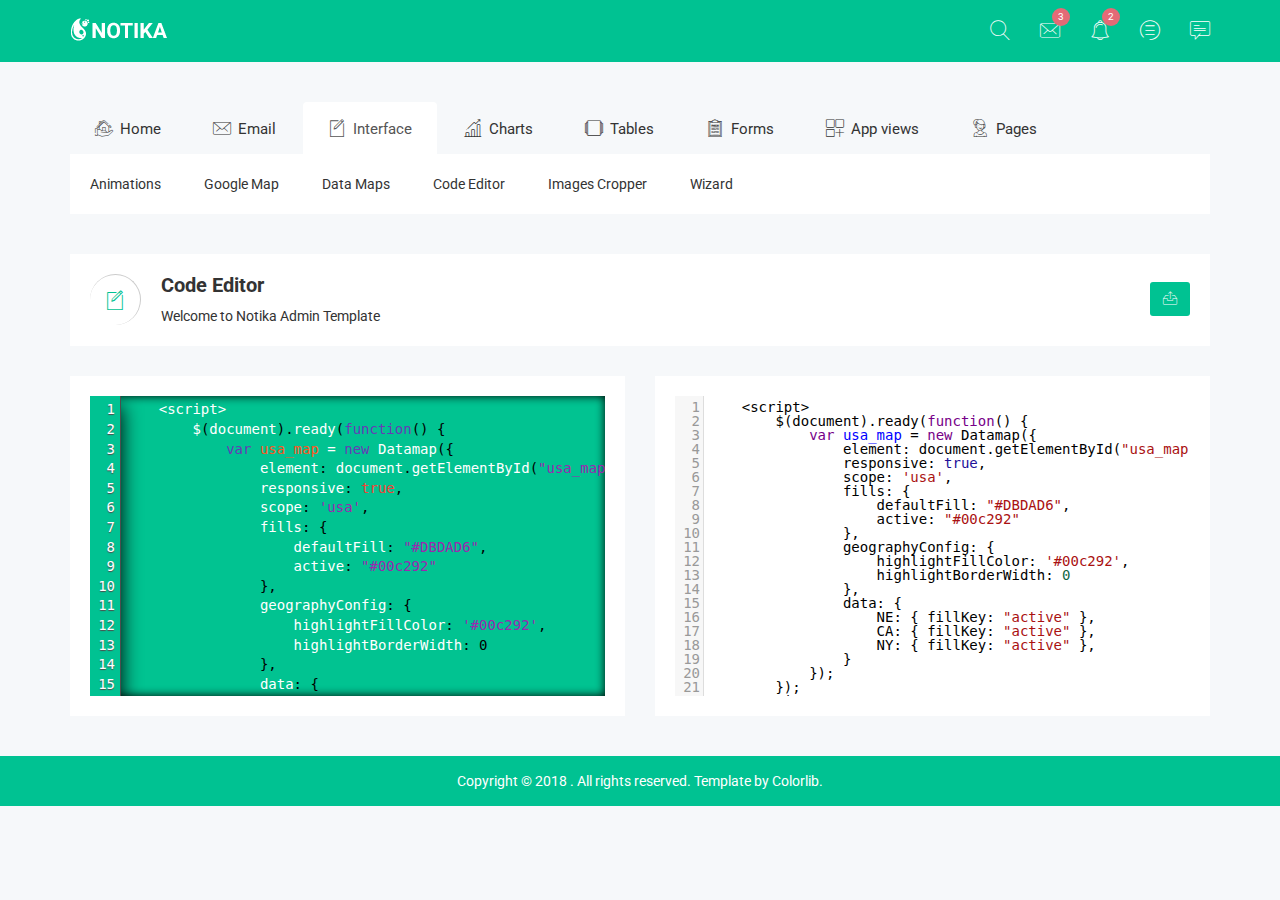
<file: notika/green-horizotal/code-editor.html>
<!doctype html>
<html class="no-js" lang="">

<head>
    <meta charset="utf-8">
    <meta http-equiv="x-ua-compatible" content="ie=edge">
    <title>Code Editor | Notika - Notika Admin Template</title>
    <meta name="description" content="">
    <meta name="viewport" content="width=device-width, initial-scale=1">
    <!-- favicon
		============================================ -->
    <link rel="shortcut icon" type="image/x-icon" href="img/favicon.ico">
    <!-- Google Fonts
		============================================ -->
    <link href="https://fonts.googleapis.com/css?family=Roboto:100,300,400,700,900" rel="stylesheet">
    <!-- Bootstrap CSS
		============================================ -->
    <link rel="stylesheet" href="css/bootstrap.min.css">
    <!-- font awesome CSS
		============================================ -->
    <link rel="stylesheet" href="css/font-awesome.min.css">
    <!-- owl.carousel CSS
		============================================ -->
    <link rel="stylesheet" href="css/owl.carousel.css">
    <link rel="stylesheet" href="css/owl.theme.css">
    <link rel="stylesheet" href="css/owl.transitions.css">
    <!-- meanmenu CSS
		============================================ -->
    <link rel="stylesheet" href="css/meanmenu/meanmenu.min.css">
    <!-- animate CSS
		============================================ -->
    <link rel="stylesheet" href="css/animate.css">
    <!-- normalize CSS
		============================================ -->
    <link rel="stylesheet" href="css/normalize.css">
	<!-- wave CSS
		============================================ -->
    <link rel="stylesheet" href="css/wave/waves.min.css">
    <link rel="stylesheet" href="css/wave/button.css">
    <!-- mCustomScrollbar CSS
		============================================ -->
    <link rel="stylesheet" href="css/scrollbar/jquery.mCustomScrollbar.min.css">
    <!-- Notika icon CSS
		============================================ -->
    <link rel="stylesheet" href="css/notika-custom-icon.css">
    <!-- codemirror CSS
		============================================ -->
    <link rel="stylesheet" href="css/code-editor/codemirror.css">
    <link rel="stylesheet" href="css/code-editor/ambiance.css">
    <!-- main CSS
		============================================ -->
    <link rel="stylesheet" href="css/main.css">
    <!-- style CSS
		============================================ -->
    <link rel="stylesheet" href="style.css">
    <!-- responsive CSS
		============================================ -->
    <link rel="stylesheet" href="css/responsive.css">
    <!-- modernizr JS
		============================================ -->
    <script src="js/vendor/modernizr-2.8.3.min.js"></script>
</head>

<body>
    <!--[if lt IE 8]>
            <p class="browserupgrade">You are using an <strong>outdated</strong> browser. Please <a href="http://browsehappy.com/">upgrade your browser</a> to improve your experience.</p>
        <![endif]-->
    <!-- Start Header Top Area -->
    <div class="header-top-area">
        <div class="container">
            <div class="row">
                <div class="col-lg-4 col-md-4 col-sm-12 col-xs-12">
                    <div class="logo-area">
                        <a href="#"><img src="img/logo/logo.png" alt="" /></a>
                    </div>
                </div>
                <div class="col-lg-8 col-md-8 col-sm-12 col-xs-12">
                    <div class="header-top-menu">
                        <ul class="nav navbar-nav notika-top-nav">
                            <li class="nav-item dropdown">
                                <a href="#" data-toggle="dropdown" role="button" aria-expanded="false" class="nav-link dropdown-toggle"><span><i class="notika-icon notika-search"></i></span></a>
                                <div role="menu" class="dropdown-menu search-dd animated flipInX">
                                    <div class="search-input">
                                        <i class="notika-icon notika-left-arrow"></i>
                                        <input type="text" />
                                    </div>
                                </div>
                            </li>
                            <li class="nav-item dropdown">
                                <a href="#" data-toggle="dropdown" role="button" aria-expanded="false" class="nav-link dropdown-toggle"><span><i class="notika-icon notika-mail"></i></span></a>
                                <div role="menu" class="dropdown-menu message-dd animated zoomIn">
                                    <div class="hd-mg-tt">
                                        <h2>Messages</h2>
                                    </div>
                                    <div class="hd-message-info">
                                        <a href="#">
                                            <div class="hd-message-sn">
                                                <div class="hd-message-img">
                                                    <img src="img/post/1.jpg" alt="" />
                                                </div>
                                                <div class="hd-mg-ctn">
                                                    <h3>David Belle</h3>
                                                    <p>Cum sociis natoque penatibus et magnis dis parturient montes</p>
                                                </div>
                                            </div>
                                        </a>
                                        <a href="#">
                                            <div class="hd-message-sn">
                                                <div class="hd-message-img">
                                                    <img src="img/post/2.jpg" alt="" />
                                                </div>
                                                <div class="hd-mg-ctn">
                                                    <h3>Jonathan Morris</h3>
                                                    <p>Cum sociis natoque penatibus et magnis dis parturient montes</p>
                                                </div>
                                            </div>
                                        </a>
                                        <a href="#">
                                            <div class="hd-message-sn">
                                                <div class="hd-message-img">
                                                    <img src="img/post/4.jpg" alt="" />
                                                </div>
                                                <div class="hd-mg-ctn">
                                                    <h3>Fredric Mitchell</h3>
                                                    <p>Cum sociis natoque penatibus et magnis dis parturient montes</p>
                                                </div>
                                            </div>
                                        </a>
                                        <a href="#">
                                            <div class="hd-message-sn">
                                                <div class="hd-message-img">
                                                    <img src="img/post/1.jpg" alt="" />
                                                </div>
                                                <div class="hd-mg-ctn">
                                                    <h3>David Belle</h3>
                                                    <p>Cum sociis natoque penatibus et magnis dis parturient montes</p>
                                                </div>
                                            </div>
                                        </a>
                                        <a href="#">
                                            <div class="hd-message-sn">
                                                <div class="hd-message-img">
                                                    <img src="img/post/2.jpg" alt="" />
                                                </div>
                                                <div class="hd-mg-ctn">
                                                    <h3>Glenn Jecobs</h3>
                                                    <p>Cum sociis natoque penatibus et magnis dis parturient montes</p>
                                                </div>
                                            </div>
                                        </a>
                                    </div>
                                    <div class="hd-mg-va">
                                        <a href="#">View All</a>
                                    </div>
                                </div>
                            </li>
                            <li class="nav-item nc-al"><a href="#" data-toggle="dropdown" role="button" aria-expanded="false" class="nav-link dropdown-toggle"><span><i class="notika-icon notika-alarm"></i></span><div class="spinner4 spinner-4"></div><div class="ntd-ctn"><span>3</span></div></a>
                                <div role="menu" class="dropdown-menu message-dd notification-dd animated zoomIn">
                                    <div class="hd-mg-tt">
                                        <h2>Notification</h2>
                                    </div>
                                    <div class="hd-message-info">
                                        <a href="#">
                                            <div class="hd-message-sn">
                                                <div class="hd-message-img">
                                                    <img src="img/post/1.jpg" alt="" />
                                                </div>
                                                <div class="hd-mg-ctn">
                                                    <h3>David Belle</h3>
                                                    <p>Cum sociis natoque penatibus et magnis dis parturient montes</p>
                                                </div>
                                            </div>
                                        </a>
                                        <a href="#">
                                            <div class="hd-message-sn">
                                                <div class="hd-message-img">
                                                    <img src="img/post/2.jpg" alt="" />
                                                </div>
                                                <div class="hd-mg-ctn">
                                                    <h3>Jonathan Morris</h3>
                                                    <p>Cum sociis natoque penatibus et magnis dis parturient montes</p>
                                                </div>
                                            </div>
                                        </a>
                                        <a href="#">
                                            <div class="hd-message-sn">
                                                <div class="hd-message-img">
                                                    <img src="img/post/4.jpg" alt="" />
                                                </div>
                                                <div class="hd-mg-ctn">
                                                    <h3>Fredric Mitchell</h3>
                                                    <p>Cum sociis natoque penatibus et magnis dis parturient montes</p>
                                                </div>
                                            </div>
                                        </a>
                                        <a href="#">
                                            <div class="hd-message-sn">
                                                <div class="hd-message-img">
                                                    <img src="img/post/1.jpg" alt="" />
                                                </div>
                                                <div class="hd-mg-ctn">
                                                    <h3>David Belle</h3>
                                                    <p>Cum sociis natoque penatibus et magnis dis parturient montes</p>
                                                </div>
                                            </div>
                                        </a>
                                        <a href="#">
                                            <div class="hd-message-sn">
                                                <div class="hd-message-img">
                                                    <img src="img/post/2.jpg" alt="" />
                                                </div>
                                                <div class="hd-mg-ctn">
                                                    <h3>Glenn Jecobs</h3>
                                                    <p>Cum sociis natoque penatibus et magnis dis parturient montes</p>
                                                </div>
                                            </div>
                                        </a>
                                    </div>
                                    <div class="hd-mg-va">
                                        <a href="#">View All</a>
                                    </div>
                                </div>
                            </li>
                            <li class="nav-item"><a href="#" data-toggle="dropdown" role="button" aria-expanded="false" class="nav-link dropdown-toggle"><span><i class="notika-icon notika-menus"></i></span><div class="spinner4 spinner-4"></div><div class="ntd-ctn"><span>2</span></div></a>
                                <div role="menu" class="dropdown-menu message-dd task-dd animated zoomIn">
                                    <div class="hd-mg-tt">
                                        <h2>Tasks</h2>
                                    </div>
                                    <div class="hd-message-info hd-task-info">
                                        <div class="skill">
                                            <div class="progress">
                                                <div class="lead-content">
                                                    <p>HTML5 Validation Report</p>
                                                </div>
                                                <div class="progress-bar wow fadeInLeft" data-progress="95%" style="width: 95%;" data-wow-duration="1.5s" data-wow-delay="1.2s"> <span>95%</span>
                                                </div>
                                            </div>
                                            <div class="progress">
                                                <div class="lead-content">
                                                    <p>Google Chrome Extension</p>
                                                </div>
                                                <div class="progress-bar wow fadeInLeft" data-progress="85%" style="width: 85%;" data-wow-duration="1.5s" data-wow-delay="1.2s"><span>85%</span> </div>
                                            </div>
                                            <div class="progress">
                                                <div class="lead-content">
                                                    <p>Social Internet Projects</p>
                                                </div>
                                                <div class="progress-bar wow fadeInLeft" data-progress="75%" style="width: 75%;" data-wow-duration="1.5s" data-wow-delay="1.2s"><span>75%</span> </div>
                                            </div>
                                            <div class="progress">
                                                <div class="lead-content">
                                                    <p>Bootstrap Admin</p>
                                                </div>
                                                <div class="progress-bar wow fadeInLeft" data-progress="65%" style="width: 65%;" data-wow-duration="1.5s" data-wow-delay="1.2s"><span>65%</span> </div>
                                            </div>
                                            <div class="progress progress-bt">
                                                <div class="lead-content">
                                                    <p>Youtube App</p>
                                                </div>
                                                <div class="progress-bar wow fadeInLeft" data-progress="55%" style="width: 55%;" data-wow-duration="1.5s" data-wow-delay="1.2s"><span>55%</span> </div>
                                            </div>
                                        </div>
                                    </div>
                                    <div class="hd-mg-va">
                                        <a href="#">View All</a>
                                    </div>
                                </div>
                            </li>
                            <li class="nav-item"><a href="#" data-toggle="dropdown" role="button" aria-expanded="false" class="nav-link dropdown-toggle"><span><i class="notika-icon notika-chat"></i></span></a>
                                <div role="menu" class="dropdown-menu message-dd chat-dd animated zoomIn">
                                    <div class="hd-mg-tt">
                                        <h2>Chat</h2>
                                    </div>
                                    <div class="search-people">
                                        <i class="notika-icon notika-left-arrow"></i>
                                        <input type="text" placeholder="Search People" />
                                    </div>
                                    <div class="hd-message-info">
                                        <a href="#">
                                            <div class="hd-message-sn">
                                                <div class="hd-message-img chat-img">
                                                    <img src="img/post/1.jpg" alt="" />
                                                    <div class="chat-avaible"><i class="notika-icon notika-dot"></i></div>
                                                </div>
                                                <div class="hd-mg-ctn">
                                                    <h3>David Belle</h3>
                                                    <p>Available</p>
                                                </div>
                                            </div>
                                        </a>
                                        <a href="#">
                                            <div class="hd-message-sn">
                                                <div class="hd-message-img chat-img">
                                                    <img src="img/post/2.jpg" alt="" />
                                                </div>
                                                <div class="hd-mg-ctn">
                                                    <h3>Jonathan Morris</h3>
                                                    <p>Last seen 3 hours ago</p>
                                                </div>
                                            </div>
                                        </a>
                                        <a href="#">
                                            <div class="hd-message-sn">
                                                <div class="hd-message-img chat-img">
                                                    <img src="img/post/4.jpg" alt="" />
                                                </div>
                                                <div class="hd-mg-ctn">
                                                    <h3>Fredric Mitchell</h3>
                                                    <p>Last seen 2 minutes ago</p>
                                                </div>
                                            </div>
                                        </a>
                                        <a href="#">
                                            <div class="hd-message-sn">
                                                <div class="hd-message-img chat-img">
                                                    <img src="img/post/1.jpg" alt="" />
                                                    <div class="chat-avaible"><i class="notika-icon notika-dot"></i></div>
                                                </div>
                                                <div class="hd-mg-ctn">
                                                    <h3>David Belle</h3>
                                                    <p>Available</p>
                                                </div>
                                            </div>
                                        </a>
                                        <a href="#">
                                            <div class="hd-message-sn">
                                                <div class="hd-message-img chat-img">
                                                    <img src="img/post/2.jpg" alt="" />
                                                    <div class="chat-avaible"><i class="notika-icon notika-dot"></i></div>
                                                </div>
                                                <div class="hd-mg-ctn">
                                                    <h3>Glenn Jecobs</h3>
                                                    <p>Available</p>
                                                </div>
                                            </div>
                                        </a>
                                    </div>
                                    <div class="hd-mg-va">
                                        <a href="#">View All</a>
                                    </div>
                                </div>
                            </li>
                        </ul>
                    </div>
                </div>
            </div>
        </div>
    </div>
    <!-- End Header Top Area -->
    <!-- Mobile Menu start -->
    <div class="mobile-menu-area">
        <div class="container">
            <div class="row">
                <div class="col-lg-12 col-md-12 col-sm-12 col-xs-12">
                    <div class="mobile-menu">
                        <nav id="dropdown">
                            <ul class="mobile-menu-nav">
                                <li><a data-toggle="collapse" data-target="#Charts" href="#">Home</a>
                                    <ul class="collapse dropdown-header-top">
                                        <li><a href="index.html">Dashboard One</a></li>
                                        <li><a href="index-2.html">Dashboard Two</a></li>
                                        <li><a href="index-3.html">Dashboard Three</a></li>
                                        <li><a href="index-4.html">Dashboard Four</a></li>
                                        <li><a href="analytics.html">Analytics</a></li>
                                        <li><a href="widgets.html">Widgets</a></li>
                                    </ul>
                                </li>
                                <li><a data-toggle="collapse" data-target="#demoevent" href="#">Email</a>
                                    <ul id="demoevent" class="collapse dropdown-header-top">
                                        <li><a href="inbox.html">Inbox</a></li>
                                        <li><a href="view-email.html">View Email</a></li>
                                        <li><a href="compose-email.html">Compose Email</a></li>
                                    </ul>
                                </li>
                                <li><a data-toggle="collapse" data-target="#democrou" href="#">Interface</a>
                                    <ul id="democrou" class="collapse dropdown-header-top">
                                        <li><a href="animations.html">Animations</a></li>
                                        <li><a href="google-map.html">Google Map</a></li>
                                        <li><a href="data-map.html">Data Maps</a></li>
                                        <li><a href="code-editor.html">Code Editor</a></li>
                                        <li><a href="image-cropper.html">Images Cropper</a></li>
                                        <li><a href="wizard.html">Wizard</a></li>
                                    </ul>
                                </li>
                                <li><a data-toggle="collapse" data-target="#demolibra" href="#">Charts</a>
                                    <ul id="demolibra" class="collapse dropdown-header-top">
                                        <li><a href="flot-charts.html">Flot Charts</a></li>
                                        <li><a href="bar-charts.html">Bar Charts</a></li>
                                        <li><a href="line-charts.html">Line Charts</a></li>
                                        <li><a href="area-charts.html">Area Charts</a></li>
                                    </ul>
                                </li>
                                <li><a data-toggle="collapse" data-target="#demodepart" href="#">Tables</a>
                                    <ul id="demodepart" class="collapse dropdown-header-top">
                                        <li><a href="normal-table.html">Normal Table</a></li>
                                        <li><a href="data-table.html">Data Table</a></li>
                                    </ul>
                                </li>
                                <li><a data-toggle="collapse" data-target="#demo" href="#">Forms</a>
                                    <ul id="demo" class="collapse dropdown-header-top">
                                        <li><a href="form-elements.html">Form Elements</a></li>
                                        <li><a href="form-components.html">Form Components</a></li>
                                        <li><a href="form-examples.html">Form Examples</a></li>
                                    </ul>
                                </li>
                                <li><a data-toggle="collapse" data-target="#Miscellaneousmob" href="#">App views</a>
                                    <ul id="Miscellaneousmob" class="collapse dropdown-header-top">
                                        <li><a href="notification.html">Notifications</a>
                                        </li>
                                        <li><a href="alert.html">Alerts</a>
                                        </li>
                                        <li><a href="modals.html">Modals</a>
                                        </li>
                                        <li><a href="buttons.html">Buttons</a>
                                        </li>
                                        <li><a href="tabs.html">Tabs</a>
                                        </li>
                                        <li><a href="accordion.html">Accordion</a>
                                        </li>
                                        <li><a href="dialog.html">Dialogs</a>
                                        </li>
                                        <li><a href="popovers.html">Popovers</a>
                                        </li>
                                        <li><a href="tooltips.html">Tooltips</a>
                                        </li>
                                        <li><a href="dropdown.html">Dropdowns</a>
                                        </li>
                                    </ul>
                                </li>
                                <li><a data-toggle="collapse" data-target="#Pagemob" href="#">Pages</a>
                                    <ul id="Pagemob" class="collapse dropdown-header-top">
                                        <li><a href="contact.html">Contact</a>
                                        </li>
                                        <li><a href="invoice.html">Invoice</a>
                                        </li>
                                        <li><a href="typography.html">Typography</a>
                                        </li>
                                        <li><a href="color.html">Color</a>
                                        </li>
                                        <li><a href="login-register.html">Login Register</a>
                                        </li>
                                        <li><a href="404.html">404 Page</a>
                                        </li>
                                    </ul>
                                </li>
                            </ul>
                        </nav>
                    </div>
                </div>
            </div>
        </div>
    </div>
    <!-- Mobile Menu end -->
    <!-- Main Menu area start-->
    <div class="main-menu-area mg-tb-40">
        <div class="container">
            <div class="row">
                <div class="col-lg-12 col-md-12 col-sm-12 col-xs-12">
                    <ul class="nav nav-tabs notika-menu-wrap menu-it-icon-pro">
                        <li><a data-toggle="tab" href="#Home"><i class="notika-icon notika-house"></i> Home</a>
                        </li>
                        <li><a data-toggle="tab" href="#mailbox"><i class="notika-icon notika-mail"></i> Email</a>
                        </li>
                        <li class="active"><a data-toggle="tab" href="#Interface"><i class="notika-icon notika-edit"></i> Interface</a>
                        </li>
                        <li><a data-toggle="tab" href="#Charts"><i class="notika-icon notika-bar-chart"></i> Charts</a>
                        </li>
                        <li><a data-toggle="tab" href="#Tables"><i class="notika-icon notika-windows"></i> Tables</a>
                        </li>
                        <li><a data-toggle="tab" href="#Forms"><i class="notika-icon notika-form"></i> Forms</a>
                        </li>
                        <li><a data-toggle="tab" href="#Appviews"><i class="notika-icon notika-app"></i> App views</a>
                        </li>
                        <li><a data-toggle="tab" href="#Page"><i class="notika-icon notika-support"></i> Pages</a>
                        </li>
                    </ul>
                    <div class="tab-content custom-menu-content">
                        <div id="Home" class="tab-pane in notika-tab-menu-bg animated flipInX">
                            <ul class="notika-main-menu-dropdown">
                                <li><a href="index.html">Dashboard One</a>
                                </li>
                                <li><a href="index-2.html">Dashboard Two</a>
                                </li>
                                <li><a href="index-3.html">Dashboard Three</a>
                                </li>
                                <li><a href="index-4.html">Dashboard Four</a>
                                </li>
                                <li><a href="analytics.html">Analytics</a>
                                </li>
                                <li><a href="widgets.html">Widgets</a>
                                </li>
                            </ul>
                        </div>
                        <div id="mailbox" class="tab-pane notika-tab-menu-bg animated flipInX">
                            <ul class="notika-main-menu-dropdown">
                                <li><a href="inbox.html">Inbox</a>
                                </li>
                                <li><a href="view-email.html">View Email</a>
                                </li>
                                <li><a href="compose-email.html">Compose Email</a>
                                </li>
                            </ul>
                        </div>
                        <div id="Interface" class="tab-pane active notika-tab-menu-bg animated flipInX">
                            <ul class="notika-main-menu-dropdown">
                                <li><a href="animations.html">Animations</a>
                                </li>
                                <li><a href="google-map.html">Google Map</a>
                                </li>
                                <li><a href="data-map.html">Data Maps</a>
                                </li>
                                <li><a href="code-editor.html">Code Editor</a>
                                </li>
                                <li><a href="image-cropper.html">Images Cropper</a>
                                </li>
                                <li><a href="wizard.html">Wizard</a>
                                </li>
                            </ul>
                        </div>
                        <div id="Charts" class="tab-pane notika-tab-menu-bg animated flipInX">
                            <ul class="notika-main-menu-dropdown">
                                <li><a href="flot-charts.html">Flot Charts</a>
                                </li>
                                <li><a href="bar-charts.html">Bar Charts</a>
                                </li>
                                <li><a href="line-charts.html">Line Charts</a>
                                </li>
                                <li><a href="area-charts.html">Area Charts</a>
                                </li>
                            </ul>
                        </div>
                        <div id="Tables" class="tab-pane notika-tab-menu-bg animated flipInX">
                            <ul class="notika-main-menu-dropdown">
                                <li><a href="normal-table.html">Normal Table</a>
                                </li>
                                <li><a href="data-table.html">Data Table</a>
                                </li>
                            </ul>
                        </div>
                        <div id="Forms" class="tab-pane notika-tab-menu-bg animated flipInX">
                            <ul class="notika-main-menu-dropdown">
                                <li><a href="form-elements.html">Form Elements</a>
                                </li>
                                <li><a href="form-components.html">Form Components</a>
                                </li>
                                <li><a href="form-examples.html">Form Examples</a>
                                </li>
                            </ul>
                        </div>
                        <div id="Appviews" class="tab-pane notika-tab-menu-bg animated flipInX">
                            <ul class="notika-main-menu-dropdown">
                                <li><a href="notification.html">Notifications</a>
                                </li>
                                <li><a href="alert.html">Alerts</a>
                                </li>
                                <li><a href="modals.html">Modals</a>
                                </li>
                                <li><a href="buttons.html">Buttons</a>
                                </li>
                                <li><a href="tabs.html">Tabs</a>
                                </li>
                                <li><a href="accordion.html">Accordion</a>
                                </li>
                                <li><a href="dialog.html">Dialogs</a>
                                </li>
                                <li><a href="popovers.html">Popovers</a>
                                </li>
                                <li><a href="tooltips.html">Tooltips</a>
                                </li>
                                <li><a href="dropdown.html">Dropdowns</a>
                                </li>
                            </ul>
                        </div>
                        <div id="Page" class="tab-pane notika-tab-menu-bg animated flipInX">
                            <ul class="notika-main-menu-dropdown">
                                <li><a href="contact.html">Contact</a>
                                </li>
                                <li><a href="invoice.html">Invoice</a>
                                </li>
                                <li><a href="typography.html">Typography</a>
                                </li>
                                <li><a href="color.html">Color</a>
                                </li>
                                <li><a href="login-register.html">Login Register</a>
                                </li>
                                <li><a href="404.html">404 Page</a>
                                </li>
                            </ul>
                        </div>
                    </div>
                </div>
            </div>
        </div>
    </div>
    <!-- Main Menu area End-->
	<!-- Breadcomb area Start-->
	<div class="breadcomb-area">
		<div class="container">
			<div class="row">
				<div class="col-lg-12 col-md-12 col-sm-12 col-xs-12">
					<div class="breadcomb-list">
						<div class="row">
							<div class="col-lg-6 col-md-6 col-sm-6 col-xs-12">
								<div class="breadcomb-wp">
									<div class="breadcomb-icon">
										<i class="notika-icon notika-edit"></i>
									</div>
									<div class="breadcomb-ctn">
										<h2>Code Editor</h2>
										<p>Welcome to Notika <span class="bread-ntd">Admin Template</span></p>
									</div>
								</div>
							</div>
							<div class="col-lg-6 col-md-6 col-sm-6 col-xs-3">
								<div class="breadcomb-report">
									<button data-toggle="tooltip" data-placement="left" title="Download Report" class="btn"><i class="notika-icon notika-sent"></i></button>
								</div>
							</div>
						</div>
					</div>
				</div>
			</div>
		</div>
	</div>
	<!-- Breadcomb area End-->
    <!-- Code Editor area start-->
    <div class="code-editor-area">
        <div class="container">
            <div class="row">
                <div class="col-lg-6 col-md-6 col-sm-6 col-xs-12">
                    <div class="nk-cd-ed-wp">
                        <textarea id="code1">
	<script>
		$(document).ready(function() {
			var usa_map = new Datamap({
				element: document.getElementById("usa_map"),
				responsive: true,
				scope: 'usa',
				fills: {
					defaultFill: "#DBDAD6",
					active: "#00c292"
				},
				geographyConfig: {
					highlightFillColor: '#00c292',
					highlightBorderWidth: 0
				},
				data: {
					NE: { fillKey: "active" },
					CA: { fillKey: "active" },
					NY: { fillKey: "active" },
				}
			});
		});
	</script>
							</textarea>
                    </div>
                </div>
                <div class="col-lg-6 col-md-6 col-sm-6 col-xs-12">
                    <div class="nk-cd-ed-wp sm-res-mg-t-30">
                        <textarea id="code2">
	<script>
		$(document).ready(function() {
			var usa_map = new Datamap({
				element: document.getElementById("usa_map"),
				responsive: true,
				scope: 'usa',
				fills: {
					defaultFill: "#DBDAD6",
					active: "#00c292"
				},
				geographyConfig: {
					highlightFillColor: '#00c292',
					highlightBorderWidth: 0
				},
				data: {
					NE: { fillKey: "active" },
					CA: { fillKey: "active" },
					NY: { fillKey: "active" },
				}
			});
		});
	</script>
							</textarea>
                    </div>
                </div>
            </div>
        </div>
    </div>
    <!-- Code Editor area End-->
    <!-- Start Footer area-->
    <div class="footer-copyright-area">
        <div class="container">
            <div class="row">
                <div class="col-lg-12 col-md-12 col-sm-12 col-xs-12">
                    <div class="footer-copy-right">
                        <p>Copyright © 2018 
. All rights reserved. Template by <a href="https://colorlib.com">Colorlib</a>.</p>
                    </div>
                </div>
            </div>
        </div>
    </div>
    <!-- End Footer area-->
    <!-- jquery
		============================================ -->
    <script src="js/vendor/jquery-1.12.4.min.js"></script>
    <!-- bootstrap JS
		============================================ -->
    <script src="js/bootstrap.min.js"></script>
    <!-- wow JS
		============================================ -->
    <script src="js/wow.min.js"></script>
    <!-- price-slider JS
		============================================ -->
    <script src="js/jquery-price-slider.js"></script>
    <!-- owl.carousel JS
		============================================ -->
    <script src="js/owl.carousel.min.js"></script>
    <!-- scrollUp JS
		============================================ -->
    <script src="js/jquery.scrollUp.min.js"></script>
    <!-- meanmenu JS
		============================================ -->
    <script src="js/meanmenu/jquery.meanmenu.js"></script>
    <!-- counterup JS
		============================================ -->
    <script src="js/counterup/jquery.counterup.min.js"></script>
    <script src="js/counterup/waypoints.min.js"></script>
    <script src="js/counterup/counterup-active.js"></script>
    <!-- mCustomScrollbar JS
		============================================ -->
    <script src="js/scrollbar/jquery.mCustomScrollbar.concat.min.js"></script>
    <!-- sparkline JS
		============================================ -->
    <script src="js/sparkline/jquery.sparkline.min.js"></script>
    <script src="js/sparkline/sparkline-active.js"></script>
    <!-- flot JS
		============================================ -->
    <script src="js/flot/jquery.flot.js"></script>
    <script src="js/flot/jquery.flot.resize.js"></script>
    <script src="js/flot/flot-active.js"></script>
    <!-- knob JS
		============================================ -->
    <script src="js/knob/jquery.knob.js"></script>
    <script src="js/knob/jquery.appear.js"></script>
    <script src="js/knob/knob-active.js"></script>
    <!-- code editor JS
		============================================ -->
    <script src="js/code-editor/codemirror.js"></script>
    <script src="js/code-editor/code-editor.js"></script>
    <script src="js/code-editor/code-editor-active.js"></script>
    <!--  Chat JS
		============================================ -->
    <script src="js/chat/jquery.chat.js"></script>
    <!--  todo JS
		============================================ -->
    <script src="js/todo/jquery.todo.js"></script>
	<!--  wave JS
		============================================ -->
    <script src="js/wave/waves.min.js"></script>
    <script src="js/wave/wave-active.js"></script>
    <!-- plugins JS
		============================================ -->
    <script src="js/plugins.js"></script>
    <!-- main JS
		============================================ -->
    <script src="js/main.js"></script>
	<!-- tawk chat JS
		============================================ -->
    <script src="js/tawk-chat.js"></script>
</body>

</html>
</file>
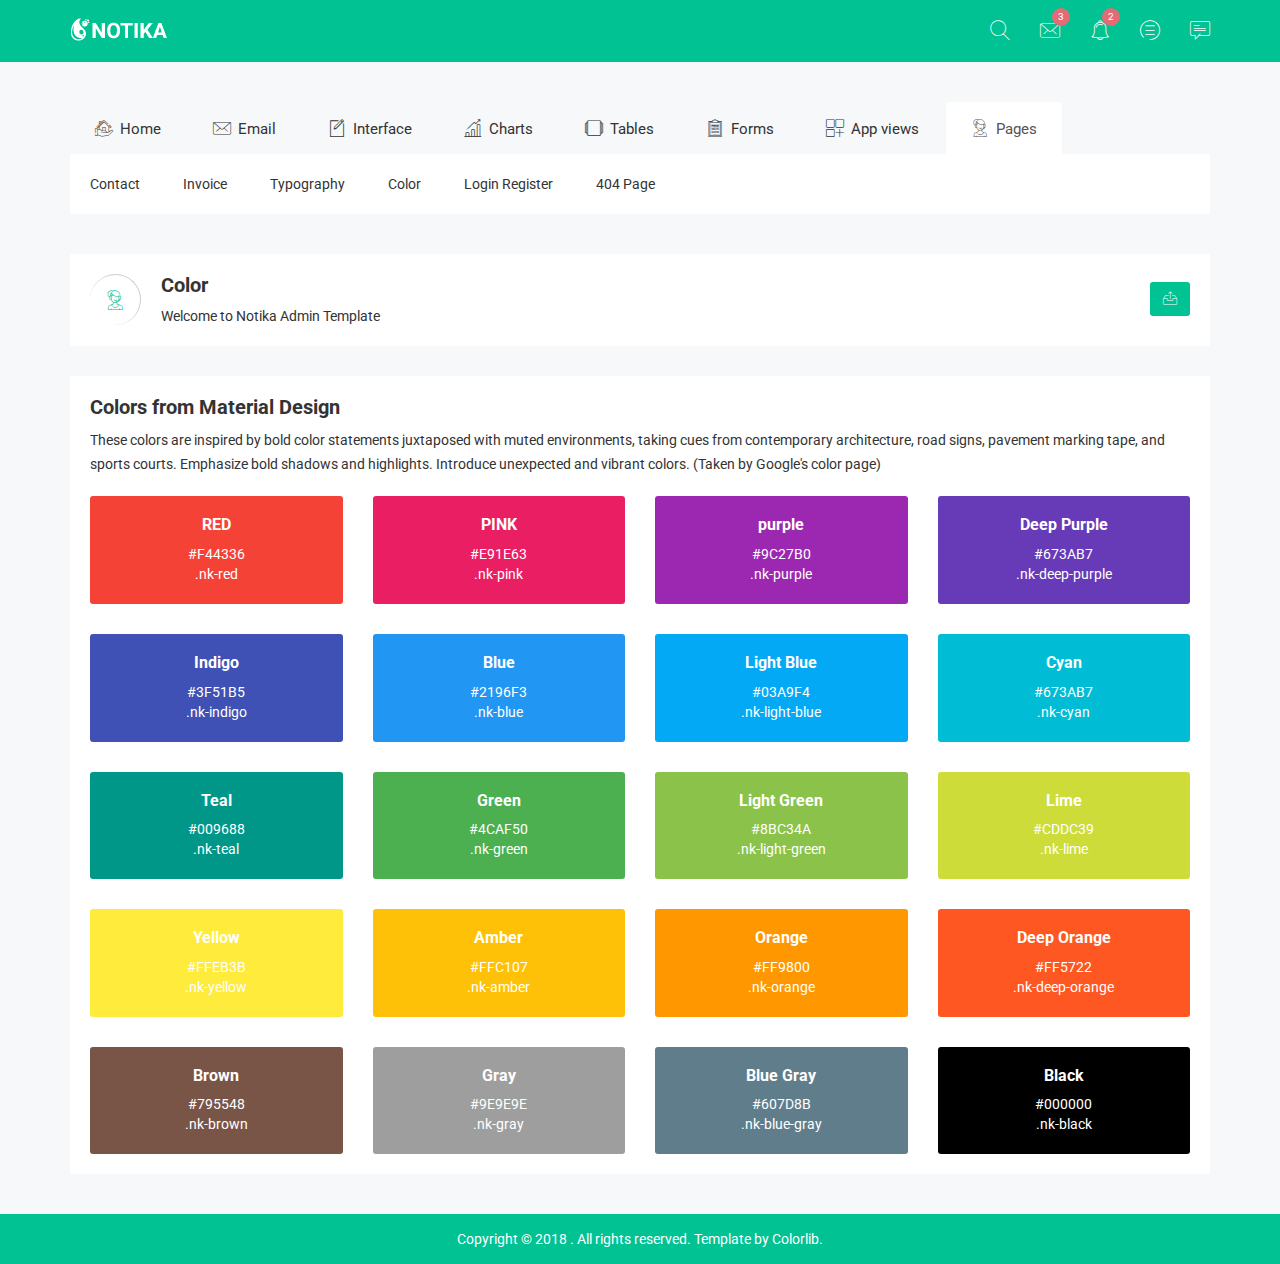
<file: notika/green-horizotal/color.html>
<!doctype html>
<html class="no-js" lang="">

<head>
    <meta charset="utf-8">
    <meta http-equiv="x-ua-compatible" content="ie=edge">
    <title>Colors | Notika - Notika Admin Template</title>
    <meta name="description" content="">
    <meta name="viewport" content="width=device-width, initial-scale=1">
    <!-- favicon
		============================================ -->
    <link rel="shortcut icon" type="image/x-icon" href="img/favicon.ico">
    <!-- Google Fonts
		============================================ -->
    <link href="https://fonts.googleapis.com/css?family=Roboto:100,300,400,700,900" rel="stylesheet">
    <!-- Bootstrap CSS
		============================================ -->
    <link rel="stylesheet" href="css/bootstrap.min.css">
    <!-- font awesome CSS
		============================================ -->
    <link rel="stylesheet" href="css/font-awesome.min.css">
    <!-- owl.carousel CSS
		============================================ -->
    <link rel="stylesheet" href="css/owl.carousel.css">
    <link rel="stylesheet" href="css/owl.theme.css">
    <link rel="stylesheet" href="css/owl.transitions.css">
    <!-- meanmenu CSS
		============================================ -->
    <link rel="stylesheet" href="css/meanmenu/meanmenu.min.css">
    <!-- animate CSS
		============================================ -->
    <link rel="stylesheet" href="css/animate.css">
    <!-- normalize CSS
		============================================ -->
    <link rel="stylesheet" href="css/normalize.css">
	<!-- wave CSS
		============================================ -->
    <link rel="stylesheet" href="css/wave/waves.min.css">
    <link rel="stylesheet" href="css/wave/button.css">
    <!-- mCustomScrollbar CSS
		============================================ -->
    <link rel="stylesheet" href="css/scrollbar/jquery.mCustomScrollbar.min.css">
    <!-- Notika icon CSS
		============================================ -->
    <link rel="stylesheet" href="css/notika-custom-icon.css">
    <!-- main CSS
		============================================ -->
    <link rel="stylesheet" href="css/main.css">
    <!-- style CSS
		============================================ -->
    <link rel="stylesheet" href="style.css">
    <!-- responsive CSS
		============================================ -->
    <link rel="stylesheet" href="css/responsive.css">
    <!-- modernizr JS
		============================================ -->
    <script src="js/vendor/modernizr-2.8.3.min.js"></script>
</head>

<body>
    <!--[if lt IE 8]>
            <p class="browserupgrade">You are using an <strong>outdated</strong> browser. Please <a href="http://browsehappy.com/">upgrade your browser</a> to improve your experience.</p>
        <![endif]-->
    <!-- Start Header Top Area -->
    <div class="header-top-area">
        <div class="container">
            <div class="row">
                <div class="col-lg-4 col-md-4 col-sm-12 col-xs-12">
                    <div class="logo-area">
                        <a href="#"><img src="img/logo/logo.png" alt="" /></a>
                    </div>
                </div>
                <div class="col-lg-8 col-md-8 col-sm-12 col-xs-12">
                    <div class="header-top-menu">
                        <ul class="nav navbar-nav notika-top-nav">
                            <li class="nav-item dropdown">
                                <a href="#" data-toggle="dropdown" role="button" aria-expanded="false" class="nav-link dropdown-toggle"><span><i class="notika-icon notika-search"></i></span></a>
                                <div role="menu" class="dropdown-menu search-dd animated flipInX">
                                    <div class="search-input">
                                        <i class="notika-icon notika-left-arrow"></i>
                                        <input type="text" />
                                    </div>
                                </div>
                            </li>
                            <li class="nav-item dropdown">
                                <a href="#" data-toggle="dropdown" role="button" aria-expanded="false" class="nav-link dropdown-toggle"><span><i class="notika-icon notika-mail"></i></span></a>
                                <div role="menu" class="dropdown-menu message-dd animated zoomIn">
                                    <div class="hd-mg-tt">
                                        <h2>Messages</h2>
                                    </div>
                                    <div class="hd-message-info">
                                        <a href="#">
                                            <div class="hd-message-sn">
                                                <div class="hd-message-img">
                                                    <img src="img/post/1.jpg" alt="" />
                                                </div>
                                                <div class="hd-mg-ctn">
                                                    <h3>David Belle</h3>
                                                    <p>Cum sociis natoque penatibus et magnis dis parturient montes</p>
                                                </div>
                                            </div>
                                        </a>
                                        <a href="#">
                                            <div class="hd-message-sn">
                                                <div class="hd-message-img">
                                                    <img src="img/post/2.jpg" alt="" />
                                                </div>
                                                <div class="hd-mg-ctn">
                                                    <h3>Jonathan Morris</h3>
                                                    <p>Cum sociis natoque penatibus et magnis dis parturient montes</p>
                                                </div>
                                            </div>
                                        </a>
                                        <a href="#">
                                            <div class="hd-message-sn">
                                                <div class="hd-message-img">
                                                    <img src="img/post/4.jpg" alt="" />
                                                </div>
                                                <div class="hd-mg-ctn">
                                                    <h3>Fredric Mitchell</h3>
                                                    <p>Cum sociis natoque penatibus et magnis dis parturient montes</p>
                                                </div>
                                            </div>
                                        </a>
                                        <a href="#">
                                            <div class="hd-message-sn">
                                                <div class="hd-message-img">
                                                    <img src="img/post/1.jpg" alt="" />
                                                </div>
                                                <div class="hd-mg-ctn">
                                                    <h3>David Belle</h3>
                                                    <p>Cum sociis natoque penatibus et magnis dis parturient montes</p>
                                                </div>
                                            </div>
                                        </a>
                                        <a href="#">
                                            <div class="hd-message-sn">
                                                <div class="hd-message-img">
                                                    <img src="img/post/2.jpg" alt="" />
                                                </div>
                                                <div class="hd-mg-ctn">
                                                    <h3>Glenn Jecobs</h3>
                                                    <p>Cum sociis natoque penatibus et magnis dis parturient montes</p>
                                                </div>
                                            </div>
                                        </a>
                                    </div>
                                    <div class="hd-mg-va">
                                        <a href="#">View All</a>
                                    </div>
                                </div>
                            </li>
                            <li class="nav-item nc-al"><a href="#" data-toggle="dropdown" role="button" aria-expanded="false" class="nav-link dropdown-toggle"><span><i class="notika-icon notika-alarm"></i></span><div class="spinner4 spinner-4"></div><div class="ntd-ctn"><span>3</span></div></a>
                                <div role="menu" class="dropdown-menu message-dd notification-dd animated zoomIn">
                                    <div class="hd-mg-tt">
                                        <h2>Notification</h2>
                                    </div>
                                    <div class="hd-message-info">
                                        <a href="#">
                                            <div class="hd-message-sn">
                                                <div class="hd-message-img">
                                                    <img src="img/post/1.jpg" alt="" />
                                                </div>
                                                <div class="hd-mg-ctn">
                                                    <h3>David Belle</h3>
                                                    <p>Cum sociis natoque penatibus et magnis dis parturient montes</p>
                                                </div>
                                            </div>
                                        </a>
                                        <a href="#">
                                            <div class="hd-message-sn">
                                                <div class="hd-message-img">
                                                    <img src="img/post/2.jpg" alt="" />
                                                </div>
                                                <div class="hd-mg-ctn">
                                                    <h3>Jonathan Morris</h3>
                                                    <p>Cum sociis natoque penatibus et magnis dis parturient montes</p>
                                                </div>
                                            </div>
                                        </a>
                                        <a href="#">
                                            <div class="hd-message-sn">
                                                <div class="hd-message-img">
                                                    <img src="img/post/4.jpg" alt="" />
                                                </div>
                                                <div class="hd-mg-ctn">
                                                    <h3>Fredric Mitchell</h3>
                                                    <p>Cum sociis natoque penatibus et magnis dis parturient montes</p>
                                                </div>
                                            </div>
                                        </a>
                                        <a href="#">
                                            <div class="hd-message-sn">
                                                <div class="hd-message-img">
                                                    <img src="img/post/1.jpg" alt="" />
                                                </div>
                                                <div class="hd-mg-ctn">
                                                    <h3>David Belle</h3>
                                                    <p>Cum sociis natoque penatibus et magnis dis parturient montes</p>
                                                </div>
                                            </div>
                                        </a>
                                        <a href="#">
                                            <div class="hd-message-sn">
                                                <div class="hd-message-img">
                                                    <img src="img/post/2.jpg" alt="" />
                                                </div>
                                                <div class="hd-mg-ctn">
                                                    <h3>Glenn Jecobs</h3>
                                                    <p>Cum sociis natoque penatibus et magnis dis parturient montes</p>
                                                </div>
                                            </div>
                                        </a>
                                    </div>
                                    <div class="hd-mg-va">
                                        <a href="#">View All</a>
                                    </div>
                                </div>
                            </li>
                            <li class="nav-item"><a href="#" data-toggle="dropdown" role="button" aria-expanded="false" class="nav-link dropdown-toggle"><span><i class="notika-icon notika-menus"></i></span><div class="spinner4 spinner-4"></div><div class="ntd-ctn"><span>2</span></div></a>
                                <div role="menu" class="dropdown-menu message-dd task-dd animated zoomIn">
                                    <div class="hd-mg-tt">
                                        <h2>Tasks</h2>
                                    </div>
                                    <div class="hd-message-info hd-task-info">
                                        <div class="skill">
                                            <div class="progress">
                                                <div class="lead-content">
                                                    <p>HTML5 Validation Report</p>
                                                </div>
                                                <div class="progress-bar wow fadeInLeft" data-progress="95%" style="width: 95%;" data-wow-duration="1.5s" data-wow-delay="1.2s"> <span>95%</span>
                                                </div>
                                            </div>
                                            <div class="progress">
                                                <div class="lead-content">
                                                    <p>Google Chrome Extension</p>
                                                </div>
                                                <div class="progress-bar wow fadeInLeft" data-progress="85%" style="width: 85%;" data-wow-duration="1.5s" data-wow-delay="1.2s"><span>85%</span> </div>
                                            </div>
                                            <div class="progress">
                                                <div class="lead-content">
                                                    <p>Social Internet Projects</p>
                                                </div>
                                                <div class="progress-bar wow fadeInLeft" data-progress="93%" style="width: 93%;" data-wow-duration="1.5s" data-wow-delay="1.2s"><span>93%</span> </div>
                                            </div>
                                            <div class="progress">
                                                <div class="lead-content">
                                                    <p>Bootstrap Admin Template</p>
                                                </div>
                                                <div class="progress-bar wow fadeInLeft" data-progress="93%" style="width: 93%;" data-wow-duration="1.5s" data-wow-delay="1.2s"><span>93%</span> </div>
                                            </div>
                                            <div class="progress progress-bt">
                                                <div class="lead-content">
                                                    <p>Youtube Client App</p>
                                                </div>
                                                <div class="progress-bar wow fadeInLeft" data-progress="93%" style="width: 93%;" data-wow-duration="1.5s" data-wow-delay="1.2s"><span>93%</span> </div>
                                            </div>
                                        </div>
                                    </div>
                                    <div class="hd-mg-va">
                                        <a href="#">View All</a>
                                    </div>
                                </div>
                            </li>
                            <li class="nav-item"><a href="#" data-toggle="dropdown" role="button" aria-expanded="false" class="nav-link dropdown-toggle"><span><i class="notika-icon notika-chat"></i></span></a>
                                <div role="menu" class="dropdown-menu message-dd chat-dd animated zoomIn">
                                    <div class="hd-mg-tt">
                                        <h2>Chat</h2>
                                    </div>
                                    <div class="search-people">
                                        <i class="notika-icon notika-left-arrow"></i>
                                        <input type="text" placeholder="Search People" />
                                    </div>
                                    <div class="hd-message-info">
                                        <a href="#">
                                            <div class="hd-message-sn">
                                                <div class="hd-message-img chat-img">
                                                    <img src="img/post/1.jpg" alt="" />
                                                    <div class="chat-avaible"><i class="notika-icon notika-dot"></i></div>
                                                </div>
                                                <div class="hd-mg-ctn">
                                                    <h3>David Belle</h3>
                                                    <p>Available</p>
                                                </div>
                                            </div>
                                        </a>
                                        <a href="#">
                                            <div class="hd-message-sn">
                                                <div class="hd-message-img chat-img">
                                                    <img src="img/post/2.jpg" alt="" />
                                                </div>
                                                <div class="hd-mg-ctn">
                                                    <h3>Jonathan Morris</h3>
                                                    <p>Last seen 3 hours ago</p>
                                                </div>
                                            </div>
                                        </a>
                                        <a href="#">
                                            <div class="hd-message-sn">
                                                <div class="hd-message-img chat-img">
                                                    <img src="img/post/4.jpg" alt="" />
                                                </div>
                                                <div class="hd-mg-ctn">
                                                    <h3>Fredric Mitchell</h3>
                                                    <p>Last seen 2 minutes ago</p>
                                                </div>
                                            </div>
                                        </a>
                                        <a href="#">
                                            <div class="hd-message-sn">
                                                <div class="hd-message-img chat-img">
                                                    <img src="img/post/1.jpg" alt="" />
                                                    <div class="chat-avaible"><i class="notika-icon notika-dot"></i></div>
                                                </div>
                                                <div class="hd-mg-ctn">
                                                    <h3>David Belle</h3>
                                                    <p>Available</p>
                                                </div>
                                            </div>
                                        </a>
                                        <a href="#">
                                            <div class="hd-message-sn">
                                                <div class="hd-message-img chat-img">
                                                    <img src="img/post/2.jpg" alt="" />
                                                    <div class="chat-avaible"><i class="notika-icon notika-dot"></i></div>
                                                </div>
                                                <div class="hd-mg-ctn">
                                                    <h3>Glenn Jecobs</h3>
                                                    <p>Available</p>
                                                </div>
                                            </div>
                                        </a>
                                    </div>
                                    <div class="hd-mg-va">
                                        <a href="#">View All</a>
                                    </div>
                                </div>
                            </li>
                        </ul>
                    </div>
                </div>
            </div>
        </div>
    </div>
    <!-- End Header Top Area -->
    <!-- Mobile Menu start -->
    <div class="mobile-menu-area">
        <div class="container">
            <div class="row">
                <div class="col-lg-12 col-md-12 col-sm-12 col-xs-12">
                    <div class="mobile-menu">
                        <nav id="dropdown">
                            <ul class="mobile-menu-nav">
                                <li><a data-toggle="collapse" data-target="#Charts" href="#">Home</a>
                                    <ul class="collapse dropdown-header-top">
                                        <li><a href="index.html">Dashboard One</a></li>
                                        <li><a href="index-2.html">Dashboard Two</a></li>
                                        <li><a href="index-3.html">Dashboard Three</a></li>
                                        <li><a href="index-4.html">Dashboard Four</a></li>
                                        <li><a href="analytics.html">Analytics</a></li>
                                        <li><a href="widgets.html">Widgets</a></li>
                                    </ul>
                                </li>
                                <li><a data-toggle="collapse" data-target="#demoevent" href="#">Email</a>
                                    <ul id="demoevent" class="collapse dropdown-header-top">
                                        <li><a href="inbox.html">Inbox</a></li>
                                        <li><a href="view-email.html">View Email</a></li>
                                        <li><a href="compose-email.html">Compose Email</a></li>
                                    </ul>
                                </li>
                                <li><a data-toggle="collapse" data-target="#democrou" href="#">Interface</a>
                                    <ul id="democrou" class="collapse dropdown-header-top">
                                        <li><a href="animations.html">Animations</a></li>
                                        <li><a href="google-map.html">Google Map</a></li>
                                        <li><a href="data-map.html">Data Maps</a></li>
                                        <li><a href="code-editor.html">Code Editor</a></li>
                                        <li><a href="image-cropper.html">Images Cropper</a></li>
                                        <li><a href="wizard.html">Wizard</a></li>
                                    </ul>
                                </li>
                                <li><a data-toggle="collapse" data-target="#demolibra" href="#">Charts</a>
                                    <ul id="demolibra" class="collapse dropdown-header-top">
                                        <li><a href="flot-charts.html">Flot Charts</a></li>
                                        <li><a href="bar-charts.html">Bar Charts</a></li>
                                        <li><a href="line-charts.html">Line Charts</a></li>
                                        <li><a href="area-charts.html">Area Charts</a></li>
                                    </ul>
                                </li>
                                <li><a data-toggle="collapse" data-target="#demodepart" href="#">Tables</a>
                                    <ul id="demodepart" class="collapse dropdown-header-top">
                                        <li><a href="normal-table.html">Normal Table</a></li>
                                        <li><a href="data-table.html">Data Table</a></li>
                                    </ul>
                                </li>
                                <li><a data-toggle="collapse" data-target="#demo" href="#">Forms</a>
                                    <ul id="demo" class="collapse dropdown-header-top">
                                        <li><a href="form-elements.html">Form Elements</a></li>
                                        <li><a href="form-components.html">Form Components</a></li>
                                        <li><a href="form-examples.html">Form Examples</a></li>
                                    </ul>
                                </li>
                                <li><a data-toggle="collapse" data-target="#Miscellaneousmob" href="#">App views</a>
                                    <ul id="Miscellaneousmob" class="collapse dropdown-header-top">
                                        <li><a href="notification.html">Notifications</a>
                                        </li>
                                        <li><a href="alert.html">Alerts</a>
                                        </li>
                                        <li><a href="modals.html">Modals</a>
                                        </li>
                                        <li><a href="buttons.html">Buttons</a>
                                        </li>
                                        <li><a href="tabs.html">Tabs</a>
                                        </li>
                                        <li><a href="accordion.html">Accordion</a>
                                        </li>
                                        <li><a href="dialog.html">Dialogs</a>
                                        </li>
                                        <li><a href="popovers.html">Popovers</a>
                                        </li>
                                        <li><a href="tooltips.html">Tooltips</a>
                                        </li>
                                        <li><a href="dropdown.html">Dropdowns</a>
                                        </li>
                                    </ul>
                                </li>
                                <li><a data-toggle="collapse" data-target="#Pagemob" href="#">Pages</a>
                                    <ul id="Pagemob" class="collapse dropdown-header-top">
                                        <li><a href="contact.html">Contact</a>
                                        </li>
                                        <li><a href="invoice.html">Invoice</a>
                                        </li>
                                        <li><a href="typography.html">Typography</a>
                                        </li>
                                        <li><a href="color.html">Color</a>
                                        </li>
                                        <li><a href="login-register.html">Login Register</a>
                                        </li>
                                        <li><a href="404.html">404 Page</a>
                                        </li>
                                    </ul>
                                </li>
                            </ul>
                        </nav>
                    </div>
                </div>
            </div>
        </div>
    </div>
    <!-- Mobile Menu end -->
    <!-- Main Menu area start-->
    <div class="main-menu-area mg-tb-40">
        <div class="container">
            <div class="row">
                <div class="col-lg-12 col-md-12 col-sm-12 col-xs-12">
                    <ul class="nav nav-tabs notika-menu-wrap menu-it-icon-pro">
                        <li><a data-toggle="tab" href="#Home"><i class="notika-icon notika-house"></i> Home</a>
                        </li>
                        <li><a data-toggle="tab" href="#mailbox"><i class="notika-icon notika-mail"></i> Email</a>
                        </li>
                        <li><a data-toggle="tab" href="#Interface"><i class="notika-icon notika-edit"></i> Interface</a>
                        </li>
                        <li><a data-toggle="tab" href="#Charts"><i class="notika-icon notika-bar-chart"></i> Charts</a>
                        </li>
                        <li><a data-toggle="tab" href="#Tables"><i class="notika-icon notika-windows"></i> Tables</a>
                        </li>
                        <li><a data-toggle="tab" href="#Forms"><i class="notika-icon notika-form"></i> Forms</a>
                        </li>
                        <li><a data-toggle="tab" href="#Appviews"><i class="notika-icon notika-app"></i> App views</a>
                        </li>
                        <li class="active"><a data-toggle="tab" href="#Page"><i class="notika-icon notika-support"></i> Pages</a>
                        </li>
                    </ul>
                    <div class="tab-content custom-menu-content">
                        <div id="Home" class="tab-pane in notika-tab-menu-bg animated flipInX">
                            <ul class="notika-main-menu-dropdown">
                                <li><a href="index.html">Dashboard One</a>
                                </li>
                                <li><a href="index-2.html">Dashboard Two</a>
                                </li>
                                <li><a href="index-3.html">Dashboard Three</a>
                                </li>
                                <li><a href="index-4.html">Dashboard Four</a>
                                </li>
                                <li><a href="analytics.html">Analytics</a>
                                </li>
                                <li><a href="widgets.html">Widgets</a>
                                </li>
                            </ul>
                        </div>
                        <div id="mailbox" class="tab-pane notika-tab-menu-bg animated flipInX">
                            <ul class="notika-main-menu-dropdown">
                                <li><a href="inbox.html">Inbox</a>
                                </li>
                                <li><a href="view-email.html">View Email</a>
                                </li>
                                <li><a href="compose-email.html">Compose Email</a>
                                </li>
                            </ul>
                        </div>
                        <div id="Interface" class="tab-pane notika-tab-menu-bg animated flipInX">
                            <ul class="notika-main-menu-dropdown">
                                <li><a href="animations.html">Animations</a>
                                </li>
                                <li><a href="google-map.html">Google Map</a>
                                </li>
                                <li><a href="data-map.html">Data Maps</a>
                                </li>
                                <li><a href="code-editor.html">Code Editor</a>
                                </li>
                                <li><a href="image-cropper.html">Images Cropper</a>
                                </li>
                                <li><a href="wizard.html">Wizard</a>
                                </li>
                            </ul>
                        </div>
                        <div id="Charts" class="tab-pane notika-tab-menu-bg animated flipInX">
                            <ul class="notika-main-menu-dropdown">
                                <li><a href="flot-charts.html">Flot Charts</a>
                                </li>
                                <li><a href="bar-charts.html">Bar Charts</a>
                                </li>
                                <li><a href="line-charts.html">Line Charts</a>
                                </li>
                                <li><a href="area-charts.html">Area Charts</a>
                                </li>
                            </ul>
                        </div>
                        <div id="Tables" class="tab-pane notika-tab-menu-bg animated flipInX">
                            <ul class="notika-main-menu-dropdown">
                                <li><a href="normal-table.html">Normal Table</a>
                                </li>
                                <li><a href="data-table.html">Data Table</a>
                                </li>
                            </ul>
                        </div>
                        <div id="Forms" class="tab-pane notika-tab-menu-bg animated flipInX">
                            <ul class="notika-main-menu-dropdown">
                                <li><a href="form-elements.html">Form Elements</a>
                                </li>
                                <li><a href="form-components.html">Form Components</a>
                                </li>
                                <li><a href="form-examples.html">Form Examples</a>
                                </li>
                            </ul>
                        </div>
                        <div id="Appviews" class="tab-pane notika-tab-menu-bg animated flipInX">
                            <ul class="notika-main-menu-dropdown">
                                <li><a href="notification.html">Notifications</a>
                                </li>
                                <li><a href="alert.html">Alerts</a>
                                </li>
                                <li><a href="modals.html">Modals</a>
                                </li>
                                <li><a href="buttons.html">Buttons</a>
                                </li>
                                <li><a href="tabs.html">Tabs</a>
                                </li>
                                <li><a href="accordion.html">Accordion</a>
                                </li>
                                <li><a href="dialog.html">Dialogs</a>
                                </li>
                                <li><a href="popovers.html">Popovers</a>
                                </li>
                                <li><a href="tooltips.html">Tooltips</a>
                                </li>
                                <li><a href="dropdown.html">Dropdowns</a>
                                </li>
                            </ul>
                        </div>
                        <div id="Page" class="tab-pane active notika-tab-menu-bg animated flipInX">
                            <ul class="notika-main-menu-dropdown">
                                <li><a href="contact.html">Contact</a>
                                </li>
                                <li><a href="invoice.html">Invoice</a>
                                </li>
                                <li><a href="typography.html">Typography</a>
                                </li>
                                <li><a href="color.html">Color</a>
                                </li>
                                <li><a href="login-register.html">Login Register</a>
                                </li>
                                <li><a href="404.html">404 Page</a>
                                </li>
                            </ul>
                        </div>
                    </div>
                </div>
            </div>
        </div>
    </div>
    <!-- Main Menu area End-->
	<!-- Breadcomb area Start-->
	<div class="breadcomb-area">
		<div class="container">
			<div class="row">
				<div class="col-lg-12 col-md-12 col-sm-12 col-xs-12">
					<div class="breadcomb-list">
						<div class="row">
							<div class="col-lg-6 col-md-6 col-sm-6 col-xs-12">
								<div class="breadcomb-wp">
									<div class="breadcomb-icon">
										<i class="notika-icon notika-support"></i>
									</div>
									<div class="breadcomb-ctn">
										<h2>Color</h2>
										<p>Welcome to Notika <span class="bread-ntd">Admin Template</span></p>
									</div>
								</div>
							</div>
							<div class="col-lg-6 col-md-6 col-sm-6 col-xs-3">
								<div class="breadcomb-report">
									<button data-toggle="tooltip" data-placement="left" title="Download Report" class="btn"><i class="notika-icon notika-sent"></i></button>
								</div>
							</div>
						</div>
					</div>
				</div>
			</div>
		</div>
	</div>
	<!-- Breadcomb area End-->
    <!-- Color area Start-->
    <div class="colr-area">
        <div class="container">
            <div class="row">
                <div class="col-lg-12 col-md-12 col-sm-12 col-xs-12">
                    <div class="color-wrap">
                        <div class="color-hd">
                            <h2>Colors from Material Design</h2>
                            <p>These colors are inspired by bold color statements juxtaposed with muted environments, taking cues from contemporary architecture, road signs, pavement marking tape, and sports courts. Emphasize bold shadows and highlights.
                                Introduce unexpected and vibrant colors. (Taken by Google's color page)</p>
                        </div>
                        <div class="row">
                            <div class="col-lg-3 col-md-3 col-sm-3 col-xs-12">
                                <div class="color-single nk-red">
                                    <h2>RED</h2>
                                    <p>#F44336</p>
                                    <span>.nk-red</span>
                                </div>
                            </div>
                            <div class="col-lg-3 col-md-3 col-sm-3 col-xs-12">
                                <div class="color-single nk-pink sm-res-mg-t-30 tb-res-mg-t-30 tb-res-mg-t-0">
                                    <h2>PINK</h2>
                                    <p>#E91E63</p>
                                    <span>.nk-pink</span>
                                </div>
                            </div>
                            <div class="col-lg-3 col-md-3 col-sm-3 col-xs-12">
                                <div class="color-single nk-purple sm-res-mg-t-30 tb-res-mg-t-30 tb-res-mg-t-0">
                                    <h2>purple</h2>
                                    <p>#9C27B0</p>
                                    <span>.nk-purple</span>
                                </div>
                            </div>
                            <div class="col-lg-3 col-md-3 col-sm-3 col-xs-12">
                                <div class="color-single nk-deep-purple sm-res-mg-t-30 tb-res-mg-t-30 tb-res-mg-t-0">
                                    <h2>Deep Purple</h2>
                                    <p>#673AB7</p>
                                    <span>.nk-deep-purple</span>
                                </div>
                            </div>
                        </div>
                        <div class="row">
                            <div class="col-lg-3 col-md-3 col-sm-3 col-xs-12">
                                <div class="color-single nk-indigo mg-t-30">
                                    <h2>Indigo</h2>
                                    <p>#3F51B5</p>
                                    <span>.nk-indigo</span>
                                </div>
                            </div>
                            <div class="col-lg-3 col-md-3 col-sm-3 col-xs-12">
                                <div class="color-single nk-blue mg-t-30">
                                    <h2>Blue</h2>
                                    <p>#2196F3</p>
                                    <span>.nk-blue</span>
                                </div>
                            </div>
                            <div class="col-lg-3 col-md-3 col-sm-3 col-xs-12">
                                <div class="color-single nk-light-blue mg-t-30">
                                    <h2>Light Blue</h2>
                                    <p>#03A9F4</p>
                                    <span>.nk-light-blue</span>
                                </div>
                            </div>
                            <div class="col-lg-3 col-md-3 col-sm-3 col-xs-12">
                                <div class="color-single nk-cyan mg-t-30">
                                    <h2>Cyan</h2>
                                    <p>#673AB7</p>
                                    <span>.nk-cyan</span>
                                </div>
                            </div>
                        </div>
                        <div class="row">
                            <div class="col-lg-3 col-md-3 col-sm-3 col-xs-12">
                                <div class="color-single nk-teal mg-t-30">
                                    <h2>Teal</h2>
                                    <p>#009688</p>
                                    <span>.nk-teal</span>
                                </div>
                            </div>
                            <div class="col-lg-3 col-md-3 col-sm-3 col-xs-12">
                                <div class="color-single nk-green mg-t-30">
                                    <h2>Green</h2>
                                    <p>#4CAF50</p>
                                    <span>.nk-green</span>
                                </div>
                            </div>
                            <div class="col-lg-3 col-md-3 col-sm-3 col-xs-12">
                                <div class="color-single nk-light-green mg-t-30">
                                    <h2>Light Green</h2>
                                    <p>#8BC34A</p>
                                    <span>.nk-light-green</span>
                                </div>
                            </div>
                            <div class="col-lg-3 col-md-3 col-sm-3 col-xs-12">
                                <div class="color-single nk-lime mg-t-30">
                                    <h2>Lime</h2>
                                    <p>#CDDC39</p>
                                    <span>.nk-lime</span>
                                </div>
                            </div>
                        </div>
                        <div class="row">
                            <div class="col-lg-3 col-md-3 col-sm-3 col-xs-12">
                                <div class="color-single nk-yellow mg-t-30">
                                    <h2>Yellow</h2>
                                    <p>#FFEB3B</p>
                                    <span>.nk-yellow</span>
                                </div>
                            </div>
                            <div class="col-lg-3 col-md-3 col-sm-3 col-xs-12">
                                <div class="color-single nk-amber mg-t-30">
                                    <h2>Amber</h2>
                                    <p>#FFC107</p>
                                    <span>.nk-amber</span>
                                </div>
                            </div>
                            <div class="col-lg-3 col-md-3 col-sm-3 col-xs-12">
                                <div class="color-single nk-orange mg-t-30">
                                    <h2>Orange</h2>
                                    <p>#FF9800</p>
                                    <span>.nk-orange</span>
                                </div>
                            </div>
                            <div class="col-lg-3 col-md-3 col-sm-3 col-xs-12">
                                <div class="color-single nk-deep-orange mg-t-30">
                                    <h2>Deep Orange</h2>
                                    <p>#FF5722</p>
                                    <span>.nk-deep-orange</span>
                                </div>
                            </div>
                        </div>
                        <div class="row">
                            <div class="col-lg-3 col-md-3 col-sm-3 col-xs-12">
                                <div class="color-single nk-brown mg-t-30">
                                    <h2>Brown</h2>
                                    <p>#795548</p>
                                    <span>.nk-brown</span>
                                </div>
                            </div>
                            <div class="col-lg-3 col-md-3 col-sm-3 col-xs-12">
                                <div class="color-single nk-gray mg-t-30">
                                    <h2>Gray</h2>
                                    <p>#9E9E9E</p>
                                    <span>.nk-gray</span>
                                </div>
                            </div>
                            <div class="col-lg-3 col-md-3 col-sm-3 col-xs-12">
                                <div class="color-single nk-blue-gray mg-t-30">
                                    <h2>Blue Gray</h2>
                                    <p>#607D8B</p>
                                    <span>.nk-blue-gray</span>
                                </div>
                            </div>
                            <div class="col-lg-3 col-md-3 col-sm-3 col-xs-12">
                                <div class="color-single nk-black mg-t-30">
                                    <h2>Black</h2>
                                    <p>#000000</p>
                                    <span>.nk-black</span>
                                </div>
                            </div>
                        </div>
                    </div>
                </div>
            </div>
        </div>
    </div>
    <!-- Color area End-->
    <!-- Start Footer area-->
    <div class="footer-copyright-area">
        <div class="container">
            <div class="row">
                <div class="col-lg-12 col-md-12 col-sm-12 col-xs-12">
                    <div class="footer-copy-right">
                        <p>Copyright © 2018 
. All rights reserved. Template by <a href="https://colorlib.com">Colorlib</a>.</p>
                    </div>
                </div>
            </div>
        </div>
    </div>
    <!-- End Footer area-->
    <!-- jquery
		============================================ -->
    <script src="js/vendor/jquery-1.12.4.min.js"></script>
    <!-- bootstrap JS
		============================================ -->
    <script src="js/bootstrap.min.js"></script>
    <!-- wow JS
		============================================ -->
    <script src="js/wow.min.js"></script>
    <!-- price-slider JS
		============================================ -->
    <script src="js/jquery-price-slider.js"></script>
    <!-- owl.carousel JS
		============================================ -->
    <script src="js/owl.carousel.min.js"></script>
    <!-- scrollUp JS
		============================================ -->
    <script src="js/jquery.scrollUp.min.js"></script>
    <!-- meanmenu JS
		============================================ -->
    <script src="js/meanmenu/jquery.meanmenu.js"></script>
    <!-- counterup JS
		============================================ -->
    <script src="js/counterup/jquery.counterup.min.js"></script>
    <script src="js/counterup/waypoints.min.js"></script>
    <script src="js/counterup/counterup-active.js"></script>
    <!-- mCustomScrollbar JS
		============================================ -->
    <script src="js/scrollbar/jquery.mCustomScrollbar.concat.min.js"></script>
    <!-- sparkline JS
		============================================ -->
    <script src="js/sparkline/jquery.sparkline.min.js"></script>
    <script src="js/sparkline/sparkline-active.js"></script>
    <!-- flot JS
		============================================ -->
    <script src="js/flot/jquery.flot.js"></script>
    <script src="js/flot/jquery.flot.resize.js"></script>
    <script src="js/flot/flot-active.js"></script>
    <!-- knob JS
		============================================ -->
    <script src="js/knob/jquery.knob.js"></script>
    <script src="js/knob/jquery.appear.js"></script>
    <script src="js/knob/knob-active.js"></script>
    <!--  Chat JS
		============================================ -->
    <script src="js/chat/jquery.chat.js"></script>
    <!--  todo JS
		============================================ -->
    <script src="js/todo/jquery.todo.js"></script>
	<!--  wave JS
		============================================ -->
    <script src="js/wave/waves.min.js"></script>
    <script src="js/wave/wave-active.js"></script>
    <!-- plugins JS
		============================================ -->
    <script src="js/plugins.js"></script>
    <!-- main JS
		============================================ -->
    <script src="js/main.js"></script>
	<!-- tawk chat JS
		============================================ -->
    <script src="js/tawk-chat.js"></script>
</body>

</html>
</file>
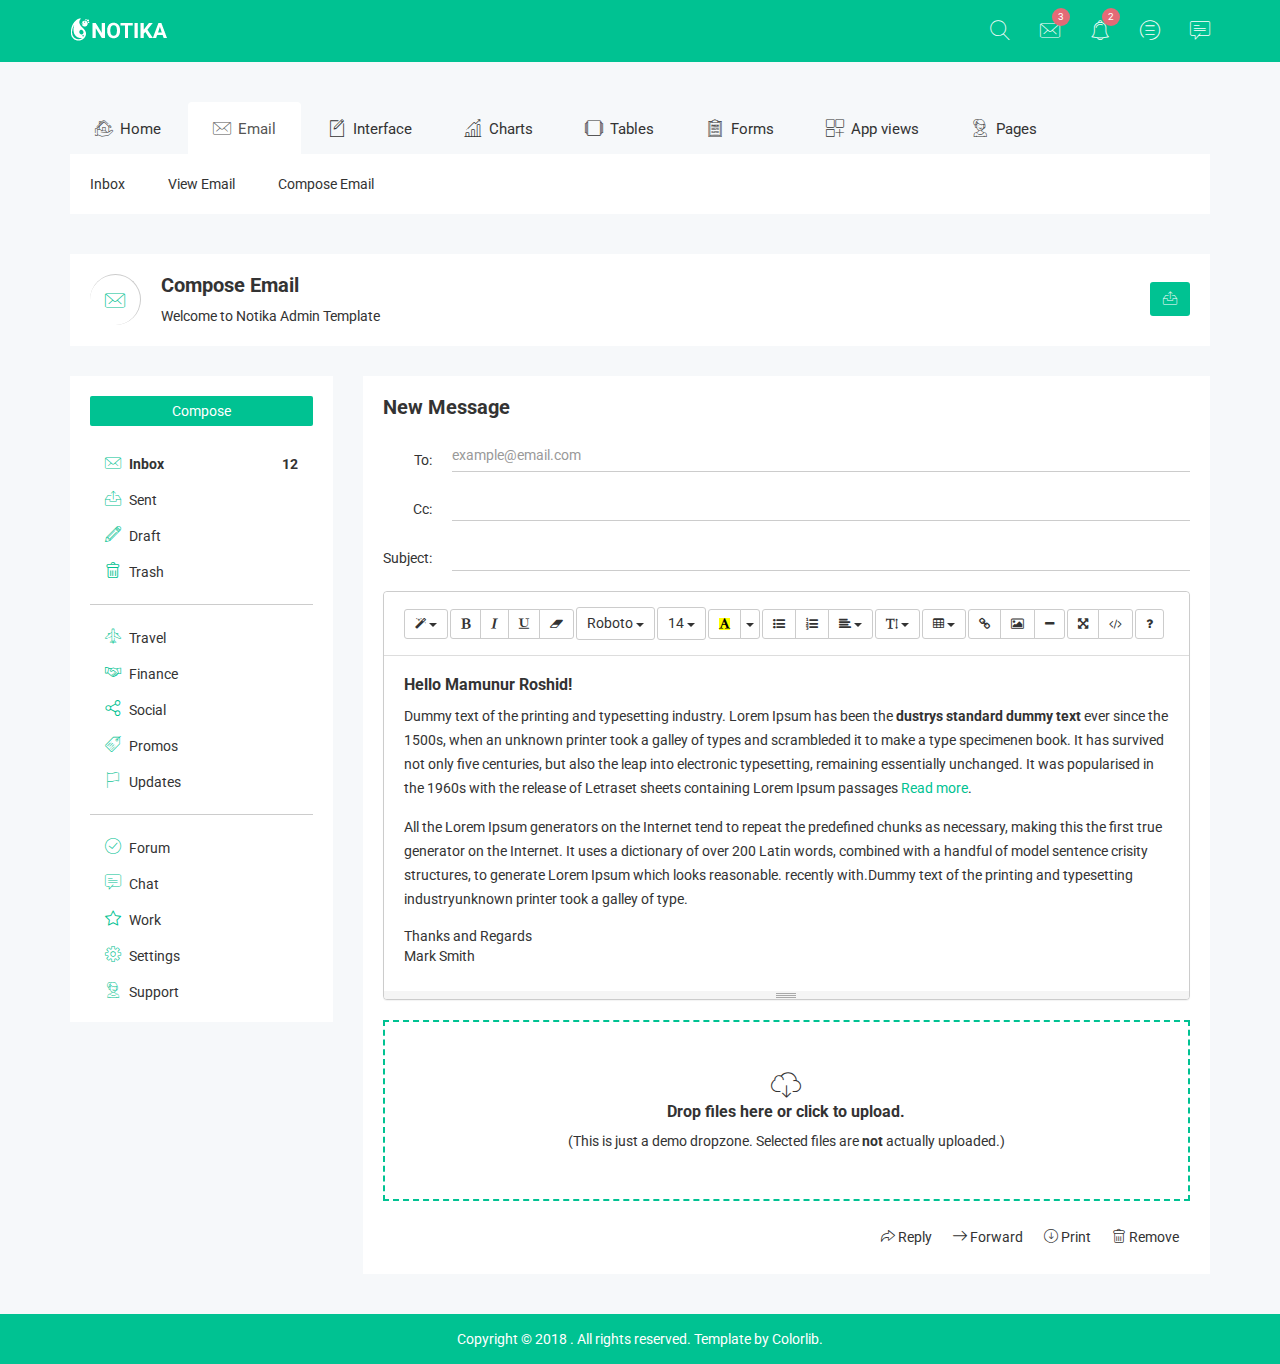
<file: notika/green-horizotal/compose-email.html>
<!doctype html>
<html class="no-js" lang="">

<head>
    <meta charset="utf-8">
    <meta http-equiv="x-ua-compatible" content="ie=edge">
    <title>Compose Email | Notika - Notika Admin Template</title>
    <meta name="description" content="">
    <meta name="viewport" content="width=device-width, initial-scale=1">
    <!-- favicon
		============================================ -->
    <link rel="shortcut icon" type="image/x-icon" href="img/favicon.ico">
    <!-- Google Fonts
		============================================ -->
    <link href="https://fonts.googleapis.com/css?family=Roboto:100,300,400,700,900" rel="stylesheet">
    <!-- Bootstrap CSS
		============================================ -->
    <link rel="stylesheet" href="css/bootstrap.min.css">
    <!-- font awesome CSS
		============================================ -->
    <link rel="stylesheet" href="css/font-awesome.min.css">
    <!-- owl.carousel CSS
		============================================ -->
    <link rel="stylesheet" href="css/owl.carousel.css">
    <link rel="stylesheet" href="css/owl.theme.css">
    <link rel="stylesheet" href="css/owl.transitions.css">
    <!-- meanmenu CSS
		============================================ -->
    <link rel="stylesheet" href="css/meanmenu/meanmenu.min.css">
    <!-- animate CSS
		============================================ -->
    <link rel="stylesheet" href="css/animate.css">
    <!-- normalize CSS
		============================================ -->
    <link rel="stylesheet" href="css/normalize.css">
    <!-- mCustomScrollbar CSS
		============================================ -->
    <link rel="stylesheet" href="css/scrollbar/jquery.mCustomScrollbar.min.css">
    <!-- Notika icon CSS
		============================================ -->
    <link rel="stylesheet" href="css/notika-custom-icon.css">
    <!-- dropzone CSS
		============================================ -->
    <link rel="stylesheet" href="css/dropzone/dropzone.css">
    <!-- summernote CSS
		============================================ -->
    <link rel="stylesheet" href="css/summernote/summernote.css">
    <!-- wave CSS
		============================================ -->
    <link rel="stylesheet" href="css/wave/waves.min.css">
    <link rel="stylesheet" href="css/wave/button.css">
    <!-- main CSS
		============================================ -->
    <link rel="stylesheet" href="css/main.css">
    <!-- style CSS
		============================================ -->
    <link rel="stylesheet" href="style.css">
    <!-- responsive CSS
		============================================ -->
    <link rel="stylesheet" href="css/responsive.css">
    <!-- modernizr JS
		============================================ -->
    <script src="js/vendor/modernizr-2.8.3.min.js"></script>
</head>

<body>
    <!--[if lt IE 8]>
            <p class="browserupgrade">You are using an <strong>outdated</strong> browser. Please <a href="http://browsehappy.com/">upgrade your browser</a> to improve your experience.</p>
        <![endif]-->
    <!-- Start Header Top Area -->
    <div class="header-top-area">
        <div class="container">
            <div class="row">
                <div class="col-lg-4 col-md-4 col-sm-12 col-xs-12">
                    <div class="logo-area">
                        <a href="#"><img src="img/logo/logo.png" alt="" /></a>
                    </div>
                </div>
                <div class="col-lg-8 col-md-8 col-sm-12 col-xs-12">
                    <div class="header-top-menu">
                        <ul class="nav navbar-nav notika-top-nav">
                            <li class="nav-item dropdown">
                                <a href="#" data-toggle="dropdown" role="button" aria-expanded="false" class="nav-link dropdown-toggle"><span><i class="notika-icon notika-search"></i></span></a>
                                <div role="menu" class="dropdown-menu search-dd animated flipInX">
                                    <div class="search-input">
                                        <i class="notika-icon notika-left-arrow"></i>
                                        <input type="text" />
                                    </div>
                                </div>
                            </li>
                            <li class="nav-item dropdown">
                                <a href="#" data-toggle="dropdown" role="button" aria-expanded="false" class="nav-link dropdown-toggle"><span><i class="notika-icon notika-mail"></i></span></a>
                                <div role="menu" class="dropdown-menu message-dd animated zoomIn">
                                    <div class="hd-mg-tt">
                                        <h2>Messages</h2>
                                    </div>
                                    <div class="hd-message-info">
                                        <a href="#">
                                            <div class="hd-message-sn">
                                                <div class="hd-message-img">
                                                    <img src="img/post/1.jpg" alt="" />
                                                </div>
                                                <div class="hd-mg-ctn">
                                                    <h3>David Belle</h3>
                                                    <p>Cum sociis natoque penatibus et magnis dis parturient montes</p>
                                                </div>
                                            </div>
                                        </a>
                                        <a href="#">
                                            <div class="hd-message-sn">
                                                <div class="hd-message-img">
                                                    <img src="img/post/2.jpg" alt="" />
                                                </div>
                                                <div class="hd-mg-ctn">
                                                    <h3>Jonathan Morris</h3>
                                                    <p>Cum sociis natoque penatibus et magnis dis parturient montes</p>
                                                </div>
                                            </div>
                                        </a>
                                        <a href="#">
                                            <div class="hd-message-sn">
                                                <div class="hd-message-img">
                                                    <img src="img/post/4.jpg" alt="" />
                                                </div>
                                                <div class="hd-mg-ctn">
                                                    <h3>Fredric Mitchell</h3>
                                                    <p>Cum sociis natoque penatibus et magnis dis parturient montes</p>
                                                </div>
                                            </div>
                                        </a>
                                        <a href="#">
                                            <div class="hd-message-sn">
                                                <div class="hd-message-img">
                                                    <img src="img/post/1.jpg" alt="" />
                                                </div>
                                                <div class="hd-mg-ctn">
                                                    <h3>David Belle</h3>
                                                    <p>Cum sociis natoque penatibus et magnis dis parturient montes</p>
                                                </div>
                                            </div>
                                        </a>
                                        <a href="#">
                                            <div class="hd-message-sn">
                                                <div class="hd-message-img">
                                                    <img src="img/post/2.jpg" alt="" />
                                                </div>
                                                <div class="hd-mg-ctn">
                                                    <h3>Glenn Jecobs</h3>
                                                    <p>Cum sociis natoque penatibus et magnis dis parturient montes</p>
                                                </div>
                                            </div>
                                        </a>
                                    </div>
                                    <div class="hd-mg-va">
                                        <a href="#">View All</a>
                                    </div>
                                </div>
                            </li>
                            <li class="nav-item nc-al"><a href="#" data-toggle="dropdown" role="button" aria-expanded="false" class="nav-link dropdown-toggle"><span><i class="notika-icon notika-alarm"></i></span><div class="spinner4 spinner-4"></div><div class="ntd-ctn"><span>3</span></div></a>
                                <div role="menu" class="dropdown-menu message-dd notification-dd animated zoomIn">
                                    <div class="hd-mg-tt">
                                        <h2>Notification</h2>
                                    </div>
                                    <div class="hd-message-info">
                                        <a href="#">
                                            <div class="hd-message-sn">
                                                <div class="hd-message-img">
                                                    <img src="img/post/1.jpg" alt="" />
                                                </div>
                                                <div class="hd-mg-ctn">
                                                    <h3>David Belle</h3>
                                                    <p>Cum sociis natoque penatibus et magnis dis parturient montes</p>
                                                </div>
                                            </div>
                                        </a>
                                        <a href="#">
                                            <div class="hd-message-sn">
                                                <div class="hd-message-img">
                                                    <img src="img/post/2.jpg" alt="" />
                                                </div>
                                                <div class="hd-mg-ctn">
                                                    <h3>Jonathan Morris</h3>
                                                    <p>Cum sociis natoque penatibus et magnis dis parturient montes</p>
                                                </div>
                                            </div>
                                        </a>
                                        <a href="#">
                                            <div class="hd-message-sn">
                                                <div class="hd-message-img">
                                                    <img src="img/post/4.jpg" alt="" />
                                                </div>
                                                <div class="hd-mg-ctn">
                                                    <h3>Fredric Mitchell</h3>
                                                    <p>Cum sociis natoque penatibus et magnis dis parturient montes</p>
                                                </div>
                                            </div>
                                        </a>
                                        <a href="#">
                                            <div class="hd-message-sn">
                                                <div class="hd-message-img">
                                                    <img src="img/post/1.jpg" alt="" />
                                                </div>
                                                <div class="hd-mg-ctn">
                                                    <h3>David Belle</h3>
                                                    <p>Cum sociis natoque penatibus et magnis dis parturient montes</p>
                                                </div>
                                            </div>
                                        </a>
                                        <a href="#">
                                            <div class="hd-message-sn">
                                                <div class="hd-message-img">
                                                    <img src="img/post/2.jpg" alt="" />
                                                </div>
                                                <div class="hd-mg-ctn">
                                                    <h3>Glenn Jecobs</h3>
                                                    <p>Cum sociis natoque penatibus et magnis dis parturient montes</p>
                                                </div>
                                            </div>
                                        </a>
                                    </div>
                                    <div class="hd-mg-va">
                                        <a href="#">View All</a>
                                    </div>
                                </div>
                            </li>
                            <li class="nav-item"><a href="#" data-toggle="dropdown" role="button" aria-expanded="false" class="nav-link dropdown-toggle"><span><i class="notika-icon notika-menus"></i></span><div class="spinner4 spinner-4"></div><div class="ntd-ctn"><span>2</span></div></a>
                                <div role="menu" class="dropdown-menu message-dd task-dd animated zoomIn">
                                    <div class="hd-mg-tt">
                                        <h2>Tasks</h2>
                                    </div>
                                    <div class="hd-message-info hd-task-info">
                                        <div class="skill">
                                            <div class="progress">
                                                <div class="lead-content">
                                                    <p>HTML5 Validation Report</p>
                                                </div>
                                                <div class="progress-bar wow fadeInLeft" data-progress="95%" style="width: 95%;" data-wow-duration="1.5s" data-wow-delay="1.2s"> <span>95%</span>
                                                </div>
                                            </div>
                                            <div class="progress">
                                                <div class="lead-content">
                                                    <p>Google Chrome Extension</p>
                                                </div>
                                                <div class="progress-bar wow fadeInLeft" data-progress="85%" style="width: 85%;" data-wow-duration="1.5s" data-wow-delay="1.2s"><span>85%</span> </div>
                                            </div>
                                            <div class="progress">
                                                <div class="lead-content">
                                                    <p>Social Internet Projects</p>
                                                </div>
                                                <div class="progress-bar wow fadeInLeft" data-progress="75%" style="width: 75%;" data-wow-duration="1.5s" data-wow-delay="1.2s"><span>75%</span> </div>
                                            </div>
                                            <div class="progress">
                                                <div class="lead-content">
                                                    <p>Bootstrap Admin</p>
                                                </div>
                                                <div class="progress-bar wow fadeInLeft" data-progress="65%" style="width: 65%;" data-wow-duration="1.5s" data-wow-delay="1.2s"><span>65%</span> </div>
                                            </div>
                                            <div class="progress progress-bt">
                                                <div class="lead-content">
                                                    <p>Youtube App</p>
                                                </div>
                                                <div class="progress-bar wow fadeInLeft" data-progress="55%" style="width: 55%;" data-wow-duration="1.5s" data-wow-delay="1.2s"><span>55%</span> </div>
                                            </div>
                                        </div>
                                    </div>
                                    <div class="hd-mg-va">
                                        <a href="#">View All</a>
                                    </div>
                                </div>
                            </li>
                            <li class="nav-item"><a href="#" data-toggle="dropdown" role="button" aria-expanded="false" class="nav-link dropdown-toggle"><span><i class="notika-icon notika-chat"></i></span></a>
                                <div role="menu" class="dropdown-menu message-dd chat-dd animated zoomIn">
                                    <div class="hd-mg-tt">
                                        <h2>Chat</h2>
                                    </div>
                                    <div class="search-people">
                                        <i class="notika-icon notika-left-arrow"></i>
                                        <input type="text" placeholder="Search People" />
                                    </div>
                                    <div class="hd-message-info">
                                        <a href="#">
                                            <div class="hd-message-sn">
                                                <div class="hd-message-img chat-img">
                                                    <img src="img/post/1.jpg" alt="" />
                                                    <div class="chat-avaible"><i class="notika-icon notika-dot"></i></div>
                                                </div>
                                                <div class="hd-mg-ctn">
                                                    <h3>David Belle</h3>
                                                    <p>Available</p>
                                                </div>
                                            </div>
                                        </a>
                                        <a href="#">
                                            <div class="hd-message-sn">
                                                <div class="hd-message-img chat-img">
                                                    <img src="img/post/2.jpg" alt="" />
                                                </div>
                                                <div class="hd-mg-ctn">
                                                    <h3>Jonathan Morris</h3>
                                                    <p>Last seen 3 hours ago</p>
                                                </div>
                                            </div>
                                        </a>
                                        <a href="#">
                                            <div class="hd-message-sn">
                                                <div class="hd-message-img chat-img">
                                                    <img src="img/post/4.jpg" alt="" />
                                                </div>
                                                <div class="hd-mg-ctn">
                                                    <h3>Fredric Mitchell</h3>
                                                    <p>Last seen 2 minutes ago</p>
                                                </div>
                                            </div>
                                        </a>
                                        <a href="#">
                                            <div class="hd-message-sn">
                                                <div class="hd-message-img chat-img">
                                                    <img src="img/post/1.jpg" alt="" />
                                                    <div class="chat-avaible"><i class="notika-icon notika-dot"></i></div>
                                                </div>
                                                <div class="hd-mg-ctn">
                                                    <h3>David Belle</h3>
                                                    <p>Available</p>
                                                </div>
                                            </div>
                                        </a>
                                        <a href="#">
                                            <div class="hd-message-sn">
                                                <div class="hd-message-img chat-img">
                                                    <img src="img/post/2.jpg" alt="" />
                                                    <div class="chat-avaible"><i class="notika-icon notika-dot"></i></div>
                                                </div>
                                                <div class="hd-mg-ctn">
                                                    <h3>Glenn Jecobs</h3>
                                                    <p>Available</p>
                                                </div>
                                            </div>
                                        </a>
                                    </div>
                                    <div class="hd-mg-va">
                                        <a href="#">View All</a>
                                    </div>
                                </div>
                            </li>
                        </ul>
                    </div>
                </div>
            </div>
        </div>
    </div>
    <!-- End Header Top Area -->
    <!-- Mobile Menu start -->
    <div class="mobile-menu-area">
        <div class="container">
            <div class="row">
                <div class="col-lg-12 col-md-12 col-sm-12 col-xs-12">
                    <div class="mobile-menu">
                        <nav id="dropdown">
                            <ul class="mobile-menu-nav">
                                <li><a data-toggle="collapse" data-target="#Charts" href="#">Home</a>
                                    <ul class="collapse dropdown-header-top">
                                        <li><a href="index.html">Dashboard One</a></li>
                                        <li><a href="index-2.html">Dashboard Two</a></li>
                                        <li><a href="index-3.html">Dashboard Three</a></li>
                                        <li><a href="index-4.html">Dashboard Four</a></li>
                                        <li><a href="analytics.html">Analytics</a></li>
                                        <li><a href="widgets.html">Widgets</a></li>
                                    </ul>
                                </li>
                                <li><a data-toggle="collapse" data-target="#demoevent" href="#">Email</a>
                                    <ul id="demoevent" class="collapse dropdown-header-top">
                                        <li><a href="inbox.html">Inbox</a></li>
                                        <li><a href="view-email.html">View Email</a></li>
                                        <li><a href="compose-email.html">Compose Email</a></li>
                                    </ul>
                                </li>
                                <li><a data-toggle="collapse" data-target="#democrou" href="#">Interface</a>
                                    <ul id="democrou" class="collapse dropdown-header-top">
                                        <li><a href="animations.html">Animations</a></li>
                                        <li><a href="google-map.html">Google Map</a></li>
                                        <li><a href="data-map.html">Data Maps</a></li>
                                        <li><a href="code-editor.html">Code Editor</a></li>
                                        <li><a href="image-cropper.html">Images Cropper</a></li>
                                        <li><a href="wizard.html">Wizard</a></li>
                                    </ul>
                                </li>
                                <li><a data-toggle="collapse" data-target="#demolibra" href="#">Charts</a>
                                    <ul id="demolibra" class="collapse dropdown-header-top">
                                        <li><a href="flot-charts.html">Flot Charts</a></li>
                                        <li><a href="bar-charts.html">Bar Charts</a></li>
                                        <li><a href="line-charts.html">Line Charts</a></li>
                                        <li><a href="area-charts.html">Area Charts</a></li>
                                    </ul>
                                </li>
                                <li><a data-toggle="collapse" data-target="#demodepart" href="#">Tables</a>
                                    <ul id="demodepart" class="collapse dropdown-header-top">
                                        <li><a href="normal-table.html">Normal Table</a></li>
                                        <li><a href="data-table.html">Data Table</a></li>
                                    </ul>
                                </li>
                                <li><a data-toggle="collapse" data-target="#demo" href="#">Forms</a>
                                    <ul id="demo" class="collapse dropdown-header-top">
                                        <li><a href="form-elements.html">Form Elements</a></li>
                                        <li><a href="form-components.html">Form Components</a></li>
                                        <li><a href="form-examples.html">Form Examples</a></li>
                                    </ul>
                                </li>
                                <li><a data-toggle="collapse" data-target="#Miscellaneousmob" href="#">App views</a>
                                    <ul id="Miscellaneousmob" class="collapse dropdown-header-top">
                                        <li><a href="notification.html">Notifications</a>
                                        </li>
                                        <li><a href="alert.html">Alerts</a>
                                        </li>
                                        <li><a href="modals.html">Modals</a>
                                        </li>
                                        <li><a href="buttons.html">Buttons</a>
                                        </li>
                                        <li><a href="tabs.html">Tabs</a>
                                        </li>
                                        <li><a href="accordion.html">Accordion</a>
                                        </li>
                                        <li><a href="dialog.html">Dialogs</a>
                                        </li>
                                        <li><a href="popovers.html">Popovers</a>
                                        </li>
                                        <li><a href="tooltips.html">Tooltips</a>
                                        </li>
                                        <li><a href="dropdown.html">Dropdowns</a>
                                        </li>
                                    </ul>
                                </li>
                                <li><a data-toggle="collapse" data-target="#Pagemob" href="#">Pages</a>
                                    <ul id="Pagemob" class="collapse dropdown-header-top">
                                        <li><a href="contact.html">Contact</a>
                                        </li>
                                        <li><a href="invoice.html">Invoice</a>
                                        </li>
                                        <li><a href="typography.html">Typography</a>
                                        </li>
                                        <li><a href="color.html">Color</a>
                                        </li>
                                        <li><a href="login-register.html">Login Register</a>
                                        </li>
                                        <li><a href="404.html">404 Page</a>
                                        </li>
                                    </ul>
                                </li>
                            </ul>
                        </nav>
                    </div>
                </div>
            </div>
        </div>
    </div>
    <!-- Mobile Menu end -->
    <!-- Main Menu area start-->
    <div class="main-menu-area mg-tb-40">
        <div class="container">
            <div class="row">
                <div class="col-lg-12 col-md-12 col-sm-12 col-xs-12">
                    <ul class="nav nav-tabs notika-menu-wrap menu-it-icon-pro">
                        <li><a data-toggle="tab" href="#Home"><i class="notika-icon notika-house"></i> Home</a>
                        </li>
                        <li class="active"><a data-toggle="tab" href="#mailbox"><i class="notika-icon notika-mail"></i> Email</a>
                        </li>
                        <li><a data-toggle="tab" href="#Interface"><i class="notika-icon notika-edit"></i> Interface</a>
                        </li>
                        <li><a data-toggle="tab" href="#Charts"><i class="notika-icon notika-bar-chart"></i> Charts</a>
                        </li>
                        <li><a data-toggle="tab" href="#Tables"><i class="notika-icon notika-windows"></i> Tables</a>
                        </li>
                        <li><a data-toggle="tab" href="#Forms"><i class="notika-icon notika-form"></i> Forms</a>
                        </li>
                        <li><a data-toggle="tab" href="#Appviews"><i class="notika-icon notika-app"></i> App views</a>
                        </li>
                        <li><a data-toggle="tab" href="#Page"><i class="notika-icon notika-support"></i> Pages</a>
                        </li>
                    </ul>
                    <div class="tab-content custom-menu-content">
                        <div id="Home" class="tab-pane in notika-tab-menu-bg animated flipInX">
                            <ul class="notika-main-menu-dropdown">
                                <li><a href="index.html">Dashboard One</a>
                                </li>
                                <li><a href="index-2.html">Dashboard Two</a>
                                </li>
                                <li><a href="index-3.html">Dashboard Three</a>
                                </li>
                                <li><a href="index-4.html">Dashboard Four</a>
                                </li>
                                <li><a href="analytics.html">Analytics</a>
                                </li>
                                <li><a href="widgets.html">Widgets</a>
                                </li>
                            </ul>
                        </div>
                        <div id="mailbox" class="tab-pane active notika-tab-menu-bg animated flipInX">
                            <ul class="notika-main-menu-dropdown">
                                <li><a href="inbox.html">Inbox</a>
                                </li>
                                <li><a href="view-email.html">View Email</a>
                                </li>
                                <li><a href="compose-email.html">Compose Email</a>
                                </li>
                            </ul>
                        </div>
                        <div id="Interface" class="tab-pane notika-tab-menu-bg animated flipInX">
                            <ul class="notika-main-menu-dropdown">
                                <li><a href="animations.html">Animations</a>
                                </li>
                                <li><a href="google-map.html">Google Map</a>
                                </li>
                                <li><a href="data-map.html">Data Maps</a>
                                </li>
                                <li><a href="code-editor.html">Code Editor</a>
                                </li>
                                <li><a href="image-cropper.html">Images Cropper</a>
                                </li>
                                <li><a href="wizard.html">Wizard</a>
                                </li>
                            </ul>
                        </div>
                        <div id="Charts" class="tab-pane notika-tab-menu-bg animated flipInX">
                            <ul class="notika-main-menu-dropdown">
                                <li><a href="flot-charts.html">Flot Charts</a>
                                </li>
                                <li><a href="bar-charts.html">Bar Charts</a>
                                </li>
                                <li><a href="line-charts.html">Line Charts</a>
                                </li>
                                <li><a href="area-charts.html">Area Charts</a>
                                </li>
                            </ul>
                        </div>
                        <div id="Tables" class="tab-pane notika-tab-menu-bg animated flipInX">
                            <ul class="notika-main-menu-dropdown">
                                <li><a href="normal-table.html">Normal Table</a>
                                </li>
                                <li><a href="data-table.html">Data Table</a>
                                </li>
                            </ul>
                        </div>
                        <div id="Forms" class="tab-pane notika-tab-menu-bg animated flipInX">
                            <ul class="notika-main-menu-dropdown">
                                <li><a href="form-elements.html">Form Elements</a>
                                </li>
                                <li><a href="form-components.html">Form Components</a>
                                </li>
                                <li><a href="form-examples.html">Form Examples</a>
                                </li>
                            </ul>
                        </div>
                        <div id="Appviews" class="tab-pane notika-tab-menu-bg animated flipInX">
                            <ul class="notika-main-menu-dropdown">
                                <li><a href="notification.html">Notifications</a>
                                </li>
                                <li><a href="alert.html">Alerts</a>
                                </li>
                                <li><a href="modals.html">Modals</a>
                                </li>
                                <li><a href="buttons.html">Buttons</a>
                                </li>
                                <li><a href="tabs.html">Tabs</a>
                                </li>
                                <li><a href="accordion.html">Accordion</a>
                                </li>
                                <li><a href="dialog.html">Dialogs</a>
                                </li>
                                <li><a href="popovers.html">Popovers</a>
                                </li>
                                <li><a href="tooltips.html">Tooltips</a>
                                </li>
                                <li><a href="dropdown.html">Dropdowns</a>
                                </li>
                            </ul>
                        </div>
                        <div id="Page" class="tab-pane notika-tab-menu-bg animated flipInX">
                            <ul class="notika-main-menu-dropdown">
                                <li><a href="contact.html">Contact</a>
                                </li>
                                <li><a href="invoice.html">Invoice</a>
                                </li>
                                <li><a href="typography.html">Typography</a>
                                </li>
                                <li><a href="color.html">Color</a>
                                </li>
                                <li><a href="login-register.html">Login Register</a>
                                </li>
                                <li><a href="404.html">404 Page</a>
                                </li>
                            </ul>
                        </div>
                    </div>
                </div>
            </div>
        </div>
    </div>
    <!-- Main Menu area End-->
	<!-- Breadcomb area Start-->
	<div class="breadcomb-area">
		<div class="container">
			<div class="row">
				<div class="col-lg-12 col-md-12 col-sm-12 col-xs-12">
					<div class="breadcomb-list">
						<div class="row">
							<div class="col-lg-6 col-md-6 col-sm-6 col-xs-12">
								<div class="breadcomb-wp">
									<div class="breadcomb-icon">
										<i class="notika-icon notika-mail"></i>
									</div>
									<div class="breadcomb-ctn">
										<h2>Compose Email</h2>
										<p>Welcome to Notika <span class="bread-ntd">Admin Template</span></p>
									</div>
								</div>
							</div>
							<div class="col-lg-6 col-md-6 col-sm-6 col-xs-3">
								<div class="breadcomb-report">
									<button data-toggle="tooltip" data-placement="left" title="Download Report" class="btn"><i class="notika-icon notika-sent"></i></button>
								</div>
							</div>
						</div>
					</div>
				</div>
			</div>
		</div>
	</div>
	<!-- Breadcomb area End-->
    <!-- Compose email area Start-->
    <div class="inbox-area">
        <div class="container">
            <div class="row">
                <div class="col-lg-3 col-md-3 col-sm-4 col-xs-12">
                    <div class="inbox-left-sd">
                        <div class="compose-ml">
                            <a class="btn" href="#">Compose</a>
                        </div>
                        <div class="inbox-status">
                            <ul class="inbox-st-nav inbox-ft">
                                <li><a href="#"><i class="notika-icon notika-mail"></i> Inbox<span class="pull-right">12</span></a></li>
                                <li><a href="#"><i class="notika-icon notika-sent"></i> Sent</a></li>
                                <li><a href="#"><i class="notika-icon notika-draft"></i> Draft</a></li>
                                <li><a href="#"><i class="notika-icon notika-trash"></i> Trash</a></li>
                            </ul>
                        </div>
                        <hr>
                        <div class="inbox-status">
                            <ul class="inbox-st-nav">
                                <li><a href="#"><i class="notika-icon notika-travel"></i> Travel</a></li>
                                <li><a href="#"><i class="notika-icon notika-finance"></i> Finance</a></li>
                                <li><a href="#"><i class="notika-icon notika-social"></i> Social</a></li>
                                <li><a href="#"><i class="notika-icon notika-promos"></i> Promos</a></li>
                                <li><a href="#"><i class="notika-icon notika-flag"></i> Updates</a></li>
                            </ul>
                        </div>
                        <hr>
                        <div class="inbox-status">
                            <ul class="inbox-st-nav inbox-nav-mg">
                                <li><a href="#"><i class="notika-icon notika-success"></i> Forum</a></li>
                                <li><a href="#"><i class="notika-icon notika-chat"></i> Chat</a></li>
                                <li><a href="#"><i class="notika-icon notika-star"></i> Work</a></li>
                                <li><a href="#"><i class="notika-icon notika-settings"></i> Settings</a></li>
                                <li><a href="#"><i class="notika-icon notika-support"></i> Support</a></li>
                            </ul>
                        </div>
                    </div>
                </div>
                <div class="col-lg-9 col-md-9 col-sm-8 col-xs-12">
                    <div class="view-mail-list sm-res-mg-t-30">
                        <div class="view-mail-hd">
                            <div class="view-mail-hrd">
                                <h2>New Message</h2>
                            </div>
                        </div>
                        <div class="cmp-int mg-t-20">
                            <div class="row">
                                <div class="col-lg-1 col-md-2 col-sm-2 col-xs-12">
                                    <div class="cmp-int-lb cmp-int-lb1 text-right">
                                        <span>To: </span>
                                    </div>
                                </div>
                                <div class="col-lg-11 col-md-10 col-sm-10 col-xs-12">
                                    <div class="form-group">
                                        <div class="nk-int-st cmp-int-in cmp-email-over">
                                            <input type="email" class="form-control" placeholder="example@email.com" />
                                        </div>
                                    </div>
                                </div>
                            </div>
                            <div class="row">
                                <div class="col-lg-1 col-md-2 col-sm-2 col-xs-12">
                                    <div class="cmp-int-lb cmp-int-lb1 text-right">
                                        <span>Cc: </span>
                                    </div>
                                </div>
                                <div class="col-lg-11 col-md-10 col-sm-10 col-xs-12">
                                    <div class="form-group">
                                        <div class="nk-int-st cmp-int-in cmp-email-over">
                                            <input type="email" class="form-control" placeholder="" />
                                        </div>
                                    </div>
                                </div>
                            </div>
                            <div class="row">
                                <div class="col-lg-1 col-md-2 col-sm-2 col-xs-12">
                                    <div class="cmp-int-lb text-right">
                                        <span>Subject: </span>
                                    </div>
                                </div>
                                <div class="col-lg-11 col-md-10 col-sm-10 col-xs-12">
                                    <div class="form-group cmp-em-mg">
                                        <div class="nk-int-st cmp-int-in cmp-email-over">
                                            <input type="text" class="form-control" placeholder="" />
                                        </div>
                                    </div>
                                </div>
                            </div>
                        </div>
                        <div class="cmp-int-box mg-t-20">
                            <div class="html-editor-cm">
                                <h2>Hello Mamunur Roshid!</h2>
                                <p>Dummy text of the printing and typesetting industry. Lorem Ipsum has been the <b>dustrys standard dummy text</b> ever since the 1500s, when an unknown printer took a galley of types and scrambleded it to make a type specimenen book. It has survived not only five centuries, but also the leap into electronic typesetting, remaining essentially unchanged. It was popularised in the 1960s with the release of Letraset sheets containing Lorem Ipsum passages <a href="#">Read more</a>.</p>
                                <p>All the Lorem Ipsum generators on the Internet tend to repeat the predefined chunks as necessary, making this the first true generator on the Internet. It uses a dictionary of over 200 Latin words, combined with a handful of model sentence crisity structures, to generate Lorem Ipsum which looks reasonable. recently with.Dummy text of the printing and typesetting industryunknown printer took a galley of type.</p>
                                <span class="vw-tr">Thanks and Regards</span>
                                <span>Mark Smith</span>
                            </div>
                        </div>
                        <div class="multiupload-sys">
                            <div id="dropzone" class="dropmail">
                                <form action="/upload" class="dropzone dropzone-custom needsclick" id="demo-upload">
                                    <div class="dz-message needsclick download-custom">
                                        <i class="notika-icon notika-cloud" aria-hidden="true"></i>
                                        <h2>Drop files here or click to upload.</h2>
                                        <p><span class="note needsclick">(This is just a demo dropzone. Selected files are <strong>not</strong> actually uploaded.)</span>
                                        </p>
                                    </div>
                                </form>
                            </div>
                        </div>
                        <div class="vw-ml-action-ls text-right mg-t-20">
                            <div class="btn-group ib-btn-gp active-hook nk-email-inbox">
                                <button class="btn btn-default btn-sm waves-effect"><i class="notika-icon notika-next"></i> Reply</button>
                                <button class="btn btn-default btn-sm waves-effect"><i class="notika-icon notika-right-arrow"></i> Forward</button>
                                <button class="btn btn-default btn-sm waves-effect"><i class="notika-icon notika-down-arrow"></i> Print</button>
                                <button class="btn btn-default btn-sm waves-effect"><i class="notika-icon notika-trash"></i> Remove</button>
                            </div>
                        </div>
                    </div>
                </div>
            </div>
        </div>
    </div>
    <!-- Compose email area End-->
    <!-- Start Footer area-->
    <div class="footer-copyright-area">
        <div class="container">
            <div class="row">
                <div class="col-lg-12 col-md-12 col-sm-12 col-xs-12">
                    <div class="footer-copy-right">
                        <p>Copyright © 2018 
. All rights reserved. Template by <a href="https://colorlib.com">Colorlib</a>.</p>
                    </div>
                </div>
            </div>
        </div>
    </div>
    <!-- End Footer area-->
    <!-- jquery
		============================================ -->
    <script src="js/vendor/jquery-1.12.4.min.js"></script>
    <!-- bootstrap JS
		============================================ -->
    <script src="js/bootstrap.min.js"></script>
    <!-- wow JS
		============================================ -->
    <script src="js/wow.min.js"></script>
    <!-- price-slider JS
		============================================ -->
    <script src="js/jquery-price-slider.js"></script>
    <!-- owl.carousel JS
		============================================ -->
    <script src="js/owl.carousel.min.js"></script>
    <!-- scrollUp JS
		============================================ -->
    <script src="js/jquery.scrollUp.min.js"></script>
    <!-- meanmenu JS
		============================================ -->
    <script src="js/meanmenu/jquery.meanmenu.js"></script>
    <!-- counterup JS
		============================================ -->
    <script src="js/counterup/jquery.counterup.min.js"></script>
    <script src="js/counterup/waypoints.min.js"></script>
    <script src="js/counterup/counterup-active.js"></script>
    <!-- mCustomScrollbar JS
		============================================ -->
    <script src="js/scrollbar/jquery.mCustomScrollbar.concat.min.js"></script>
    <!-- sparkline JS
		============================================ -->
    <script src="js/sparkline/jquery.sparkline.min.js"></script>
    <script src="js/sparkline/sparkline-active.js"></script>
    <!-- flot JS
		============================================ -->
    <script src="js/flot/jquery.flot.js"></script>
    <script src="js/flot/jquery.flot.resize.js"></script>
    <script src="js/flot/flot-active.js"></script>
    <!-- knob JS
		============================================ -->
    <script src="js/knob/jquery.knob.js"></script>
    <script src="js/knob/jquery.appear.js"></script>
    <script src="js/knob/knob-active.js"></script>
    <!-- summernote JS
		============================================ -->
    <script src="js/summernote/summernote-updated.min.js"></script>
    <script src="js/summernote/summernote-active.js"></script>
    <!-- dropzone JS
		============================================ -->
    <script src="js/dropzone/dropzone.js"></script>
    <!--  wave JS
		============================================ -->
    <script src="js/wave/waves.min.js"></script>
    <script src="js/wave/wave-active.js"></script>
    <!-- icheck JS
		============================================ -->
    <script src="js/icheck/icheck.min.js"></script>
    <script src="js/icheck/icheck-active.js"></script>
    <!--  Chat JS
		============================================ -->
    <script src="js/chat/jquery.chat.js"></script>
    <!--  todo JS
		============================================ -->
    <script src="js/todo/jquery.todo.js"></script>
    <!-- plugins JS
		============================================ -->
    <script src="js/plugins.js"></script>
    <!-- main JS
		============================================ -->
    <script src="js/main.js"></script>
	<!-- tawk chat JS
		============================================ -->
    <script src="js/tawk-chat.js"></script>
</body>

</html>
</file>
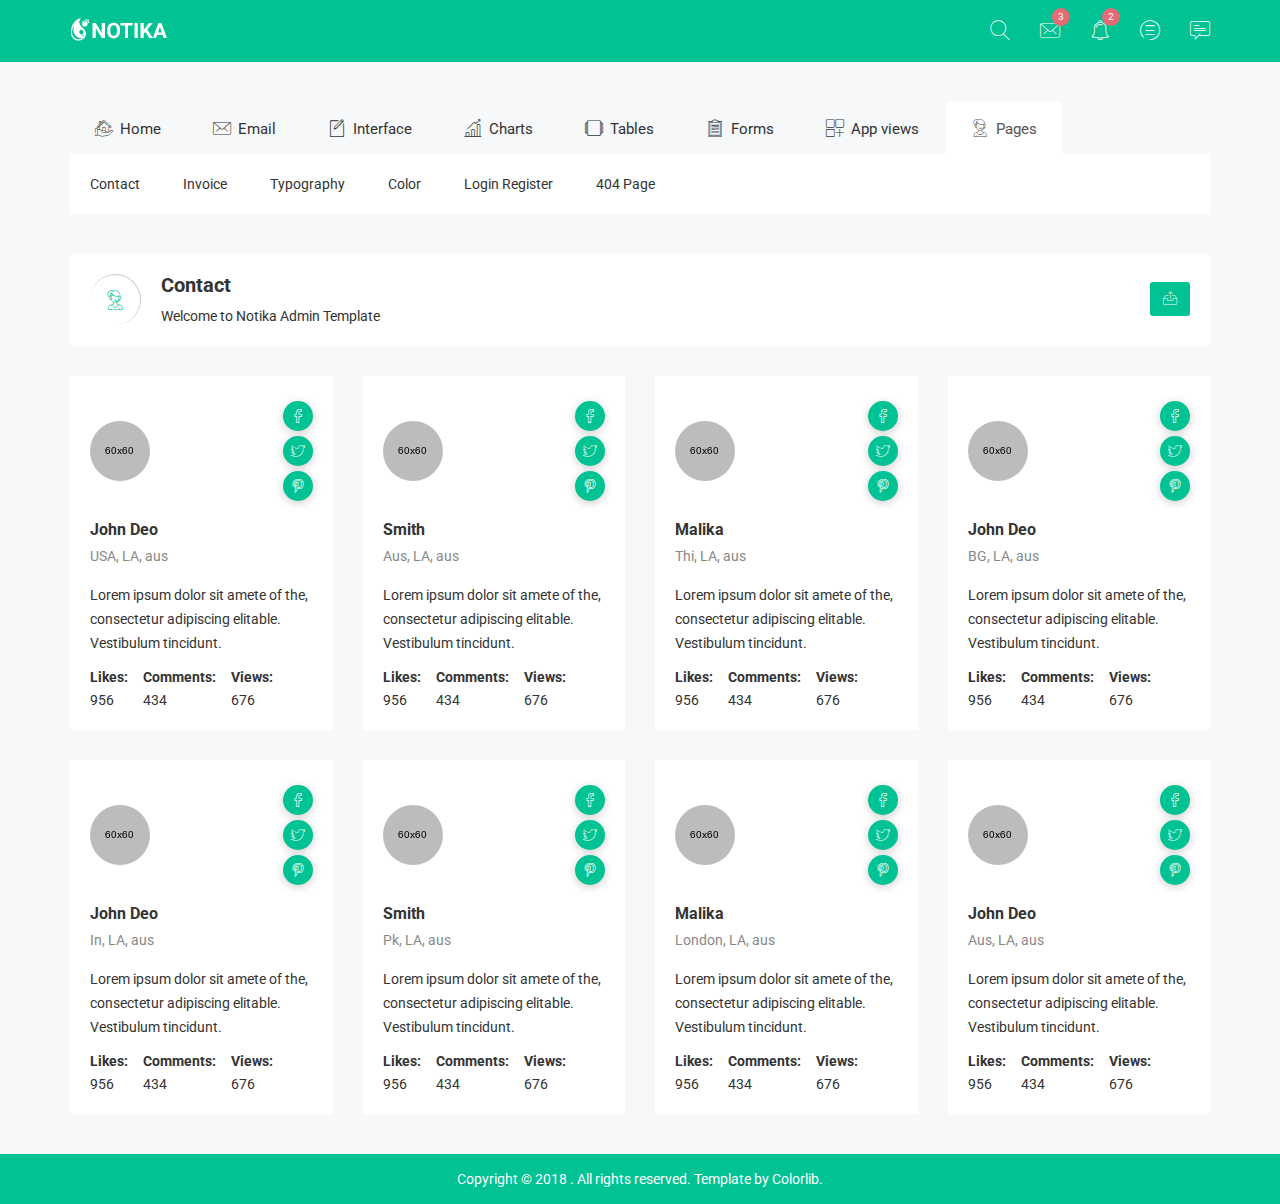
<file: notika/green-horizotal/contact.html>
<!doctype html>
<html class="no-js" lang="">

<head>
    <meta charset="utf-8">
    <meta http-equiv="x-ua-compatible" content="ie=edge">
    <title>Contact | Notika - Notika Admin Template</title>
    <meta name="description" content="">
    <meta name="viewport" content="width=device-width, initial-scale=1">
    <!-- favicon
		============================================ -->
    <link rel="shortcut icon" type="image/x-icon" href="img/favicon.ico">
    <!-- Google Fonts
		============================================ -->
    <link href="https://fonts.googleapis.com/css?family=Roboto:100,300,400,700,900" rel="stylesheet">
    <!-- Bootstrap CSS
		============================================ -->
    <link rel="stylesheet" href="css/bootstrap.min.css">
    <!-- font awesome CSS
		============================================ -->
    <link rel="stylesheet" href="css/font-awesome.min.css">
    <!-- owl.carousel CSS
		============================================ -->
    <link rel="stylesheet" href="css/owl.carousel.css">
    <link rel="stylesheet" href="css/owl.theme.css">
    <link rel="stylesheet" href="css/owl.transitions.css">
    <!-- meanmenu CSS
		============================================ -->
    <link rel="stylesheet" href="css/meanmenu/meanmenu.min.css">
    <!-- animate CSS
		============================================ -->
    <link rel="stylesheet" href="css/animate.css">
    <!-- normalize CSS
		============================================ -->
    <link rel="stylesheet" href="css/normalize.css">
    <!-- mCustomScrollbar CSS
		============================================ -->
    <link rel="stylesheet" href="css/scrollbar/jquery.mCustomScrollbar.min.css">
    <!-- Notika icon CSS
		============================================ -->
    <link rel="stylesheet" href="css/notika-custom-icon.css">
    <!-- wave CSS
		============================================ -->
    <link rel="stylesheet" href="css/wave/waves.min.css">
    <!-- main CSS
		============================================ -->
    <link rel="stylesheet" href="css/main.css">
    <!-- style CSS
		============================================ -->
    <link rel="stylesheet" href="style.css">
    <!-- responsive CSS
		============================================ -->
    <link rel="stylesheet" href="css/responsive.css">
    <!-- modernizr JS
		============================================ -->
    <script src="js/vendor/modernizr-2.8.3.min.js"></script>
</head>

<body>
    <!--[if lt IE 8]>
            <p class="browserupgrade">You are using an <strong>outdated</strong> browser. Please <a href="http://browsehappy.com/">upgrade your browser</a> to improve your experience.</p>
        <![endif]-->
    <!-- Start Header Top Area -->
    <div class="header-top-area">
        <div class="container">
            <div class="row">
                <div class="col-lg-4 col-md-4 col-sm-12 col-xs-12">
                    <div class="logo-area">
                        <a href="#"><img src="img/logo/logo.png" alt="" /></a>
                    </div>
                </div>
                <div class="col-lg-8 col-md-8 col-sm-12 col-xs-12">
                    <div class="header-top-menu">
                        <ul class="nav navbar-nav notika-top-nav">
                            <li class="nav-item dropdown">
                                <a href="#" data-toggle="dropdown" role="button" aria-expanded="false" class="nav-link dropdown-toggle"><span><i class="notika-icon notika-search"></i></span></a>
                                <div role="menu" class="dropdown-menu search-dd animated flipInX">
                                    <div class="search-input">
                                        <i class="notika-icon notika-left-arrow"></i>
                                        <input type="text" />
                                    </div>
                                </div>
                            </li>
                            <li class="nav-item dropdown">
                                <a href="#" data-toggle="dropdown" role="button" aria-expanded="false" class="nav-link dropdown-toggle"><span><i class="notika-icon notika-mail"></i></span></a>
                                <div role="menu" class="dropdown-menu message-dd animated zoomIn">
                                    <div class="hd-mg-tt">
                                        <h2>Messages</h2>
                                    </div>
                                    <div class="hd-message-info">
                                        <a href="#">
                                            <div class="hd-message-sn">
                                                <div class="hd-message-img">
                                                    <img src="img/post/1.jpg" alt="" />
                                                </div>
                                                <div class="hd-mg-ctn">
                                                    <h3>David Belle</h3>
                                                    <p>Cum sociis natoque penatibus et magnis dis parturient montes</p>
                                                </div>
                                            </div>
                                        </a>
                                        <a href="#">
                                            <div class="hd-message-sn">
                                                <div class="hd-message-img">
                                                    <img src="img/post/2.jpg" alt="" />
                                                </div>
                                                <div class="hd-mg-ctn">
                                                    <h3>Jonathan Morris</h3>
                                                    <p>Cum sociis natoque penatibus et magnis dis parturient montes</p>
                                                </div>
                                            </div>
                                        </a>
                                        <a href="#">
                                            <div class="hd-message-sn">
                                                <div class="hd-message-img">
                                                    <img src="img/post/4.jpg" alt="" />
                                                </div>
                                                <div class="hd-mg-ctn">
                                                    <h3>Fredric Mitchell</h3>
                                                    <p>Cum sociis natoque penatibus et magnis dis parturient montes</p>
                                                </div>
                                            </div>
                                        </a>
                                        <a href="#">
                                            <div class="hd-message-sn">
                                                <div class="hd-message-img">
                                                    <img src="img/post/1.jpg" alt="" />
                                                </div>
                                                <div class="hd-mg-ctn">
                                                    <h3>David Belle</h3>
                                                    <p>Cum sociis natoque penatibus et magnis dis parturient montes</p>
                                                </div>
                                            </div>
                                        </a>
                                        <a href="#">
                                            <div class="hd-message-sn">
                                                <div class="hd-message-img">
                                                    <img src="img/post/2.jpg" alt="" />
                                                </div>
                                                <div class="hd-mg-ctn">
                                                    <h3>Glenn Jecobs</h3>
                                                    <p>Cum sociis natoque penatibus et magnis dis parturient montes</p>
                                                </div>
                                            </div>
                                        </a>
                                    </div>
                                    <div class="hd-mg-va">
                                        <a href="#">View All</a>
                                    </div>
                                </div>
                            </li>
                            <li class="nav-item nc-al"><a href="#" data-toggle="dropdown" role="button" aria-expanded="false" class="nav-link dropdown-toggle"><span><i class="notika-icon notika-alarm"></i></span><div class="spinner4 spinner-4"></div><div class="ntd-ctn"><span>3</span></div></a>
                                <div role="menu" class="dropdown-menu message-dd notification-dd animated zoomIn">
                                    <div class="hd-mg-tt">
                                        <h2>Notification</h2>
                                    </div>
                                    <div class="hd-message-info">
                                        <a href="#">
                                            <div class="hd-message-sn">
                                                <div class="hd-message-img">
                                                    <img src="img/post/1.jpg" alt="" />
                                                </div>
                                                <div class="hd-mg-ctn">
                                                    <h3>David Belle</h3>
                                                    <p>Cum sociis natoque penatibus et magnis dis parturient montes</p>
                                                </div>
                                            </div>
                                        </a>
                                        <a href="#">
                                            <div class="hd-message-sn">
                                                <div class="hd-message-img">
                                                    <img src="img/post/2.jpg" alt="" />
                                                </div>
                                                <div class="hd-mg-ctn">
                                                    <h3>Jonathan Morris</h3>
                                                    <p>Cum sociis natoque penatibus et magnis dis parturient montes</p>
                                                </div>
                                            </div>
                                        </a>
                                        <a href="#">
                                            <div class="hd-message-sn">
                                                <div class="hd-message-img">
                                                    <img src="img/post/4.jpg" alt="" />
                                                </div>
                                                <div class="hd-mg-ctn">
                                                    <h3>Fredric Mitchell</h3>
                                                    <p>Cum sociis natoque penatibus et magnis dis parturient montes</p>
                                                </div>
                                            </div>
                                        </a>
                                        <a href="#">
                                            <div class="hd-message-sn">
                                                <div class="hd-message-img">
                                                    <img src="img/post/1.jpg" alt="" />
                                                </div>
                                                <div class="hd-mg-ctn">
                                                    <h3>David Belle</h3>
                                                    <p>Cum sociis natoque penatibus et magnis dis parturient montes</p>
                                                </div>
                                            </div>
                                        </a>
                                        <a href="#">
                                            <div class="hd-message-sn">
                                                <div class="hd-message-img">
                                                    <img src="img/post/2.jpg" alt="" />
                                                </div>
                                                <div class="hd-mg-ctn">
                                                    <h3>Glenn Jecobs</h3>
                                                    <p>Cum sociis natoque penatibus et magnis dis parturient montes</p>
                                                </div>
                                            </div>
                                        </a>
                                    </div>
                                    <div class="hd-mg-va">
                                        <a href="#">View All</a>
                                    </div>
                                </div>
                            </li>
                            <li class="nav-item"><a href="#" data-toggle="dropdown" role="button" aria-expanded="false" class="nav-link dropdown-toggle"><span><i class="notika-icon notika-menus"></i></span><div class="spinner4 spinner-4"></div><div class="ntd-ctn"><span>2</span></div></a>
                                <div role="menu" class="dropdown-menu message-dd task-dd animated zoomIn">
                                    <div class="hd-mg-tt">
                                        <h2>Tasks</h2>
                                    </div>
                                    <div class="hd-message-info hd-task-info">
                                        <div class="skill">
                                            <div class="progress">
                                                <div class="lead-content">
                                                    <p>HTML5 Validation Report</p>
                                                </div>
                                                <div class="progress-bar wow fadeInLeft" data-progress="95%" style="width: 95%;" data-wow-duration="1.5s" data-wow-delay="1.2s"> <span>95%</span>
                                                </div>
                                            </div>
                                            <div class="progress">
                                                <div class="lead-content">
                                                    <p>Google Chrome Extension</p>
                                                </div>
                                                <div class="progress-bar wow fadeInLeft" data-progress="85%" style="width: 85%;" data-wow-duration="1.5s" data-wow-delay="1.2s"><span>85%</span> </div>
                                            </div>
                                            <div class="progress">
                                                <div class="lead-content">
                                                    <p>Social Internet Projects</p>
                                                </div>
                                                <div class="progress-bar wow fadeInLeft" data-progress="93%" style="width: 93%;" data-wow-duration="1.5s" data-wow-delay="1.2s"><span>93%</span> </div>
                                            </div>
                                            <div class="progress">
                                                <div class="lead-content">
                                                    <p>Bootstrap Admin Template</p>
                                                </div>
                                                <div class="progress-bar wow fadeInLeft" data-progress="93%" style="width: 93%;" data-wow-duration="1.5s" data-wow-delay="1.2s"><span>93%</span> </div>
                                            </div>
                                            <div class="progress progress-bt">
                                                <div class="lead-content">
                                                    <p>Youtube Client App</p>
                                                </div>
                                                <div class="progress-bar wow fadeInLeft" data-progress="93%" style="width: 93%;" data-wow-duration="1.5s" data-wow-delay="1.2s"><span>93%</span> </div>
                                            </div>
                                        </div>
                                    </div>
                                    <div class="hd-mg-va">
                                        <a href="#">View All</a>
                                    </div>
                                </div>
                            </li>
                            <li class="nav-item"><a href="#" data-toggle="dropdown" role="button" aria-expanded="false" class="nav-link dropdown-toggle"><span><i class="notika-icon notika-chat"></i></span></a>
                                <div role="menu" class="dropdown-menu message-dd chat-dd animated zoomIn">
                                    <div class="hd-mg-tt">
                                        <h2>Chat</h2>
                                    </div>
                                    <div class="search-people">
                                        <i class="notika-icon notika-left-arrow"></i>
                                        <input type="text" placeholder="Search People" />
                                    </div>
                                    <div class="hd-message-info">
                                        <a href="#">
                                            <div class="hd-message-sn">
                                                <div class="hd-message-img chat-img">
                                                    <img src="img/post/1.jpg" alt="" />
                                                    <div class="chat-avaible"><i class="notika-icon notika-dot"></i></div>
                                                </div>
                                                <div class="hd-mg-ctn">
                                                    <h3>David Belle</h3>
                                                    <p>Available</p>
                                                </div>
                                            </div>
                                        </a>
                                        <a href="#">
                                            <div class="hd-message-sn">
                                                <div class="hd-message-img chat-img">
                                                    <img src="img/post/2.jpg" alt="" />
                                                </div>
                                                <div class="hd-mg-ctn">
                                                    <h3>Jonathan Morris</h3>
                                                    <p>Last seen 3 hours ago</p>
                                                </div>
                                            </div>
                                        </a>
                                        <a href="#">
                                            <div class="hd-message-sn">
                                                <div class="hd-message-img chat-img">
                                                    <img src="img/post/4.jpg" alt="" />
                                                </div>
                                                <div class="hd-mg-ctn">
                                                    <h3>Fredric Mitchell</h3>
                                                    <p>Last seen 2 minutes ago</p>
                                                </div>
                                            </div>
                                        </a>
                                        <a href="#">
                                            <div class="hd-message-sn">
                                                <div class="hd-message-img chat-img">
                                                    <img src="img/post/1.jpg" alt="" />
                                                    <div class="chat-avaible"><i class="notika-icon notika-dot"></i></div>
                                                </div>
                                                <div class="hd-mg-ctn">
                                                    <h3>David Belle</h3>
                                                    <p>Available</p>
                                                </div>
                                            </div>
                                        </a>
                                        <a href="#">
                                            <div class="hd-message-sn">
                                                <div class="hd-message-img chat-img">
                                                    <img src="img/post/2.jpg" alt="" />
                                                    <div class="chat-avaible"><i class="notika-icon notika-dot"></i></div>
                                                </div>
                                                <div class="hd-mg-ctn">
                                                    <h3>Glenn Jecobs</h3>
                                                    <p>Available</p>
                                                </div>
                                            </div>
                                        </a>
                                    </div>
                                    <div class="hd-mg-va">
                                        <a href="#">View All</a>
                                    </div>
                                </div>
                            </li>
                        </ul>
                    </div>
                </div>
            </div>
        </div>
    </div>
    <!-- End Header Top Area -->
    <!-- Mobile Menu start -->
    <div class="mobile-menu-area">
        <div class="container">
            <div class="row">
                <div class="col-lg-12 col-md-12 col-sm-12 col-xs-12">
                    <div class="mobile-menu">
                        <nav id="dropdown">
                            <ul class="mobile-menu-nav">
                                <li><a data-toggle="collapse" data-target="#Charts" href="#">Home</a>
                                    <ul class="collapse dropdown-header-top">
                                        <li><a href="index.html">Dashboard One</a></li>
                                        <li><a href="index-2.html">Dashboard Two</a></li>
                                        <li><a href="index-3.html">Dashboard Three</a></li>
                                        <li><a href="index-4.html">Dashboard Four</a></li>
                                        <li><a href="analytics.html">Analytics</a></li>
                                        <li><a href="widgets.html">Widgets</a></li>
                                    </ul>
                                </li>
                                <li><a data-toggle="collapse" data-target="#demoevent" href="#">Email</a>
                                    <ul id="demoevent" class="collapse dropdown-header-top">
                                        <li><a href="inbox.html">Inbox</a></li>
                                        <li><a href="view-email.html">View Email</a></li>
                                        <li><a href="compose-email.html">Compose Email</a></li>
                                    </ul>
                                </li>
                                <li><a data-toggle="collapse" data-target="#democrou" href="#">Interface</a>
                                    <ul id="democrou" class="collapse dropdown-header-top">
                                        <li><a href="animations.html">Animations</a></li>
                                        <li><a href="google-map.html">Google Map</a></li>
                                        <li><a href="data-map.html">Data Maps</a></li>
                                        <li><a href="code-editor.html">Code Editor</a></li>
                                        <li><a href="image-cropper.html">Images Cropper</a></li>
                                        <li><a href="wizard.html">Wizard</a></li>
                                    </ul>
                                </li>
                                <li><a data-toggle="collapse" data-target="#demolibra" href="#">Charts</a>
                                    <ul id="demolibra" class="collapse dropdown-header-top">
                                        <li><a href="flot-charts.html">Flot Charts</a></li>
                                        <li><a href="bar-charts.html">Bar Charts</a></li>
                                        <li><a href="line-charts.html">Line Charts</a></li>
                                        <li><a href="area-charts.html">Area Charts</a></li>
                                    </ul>
                                </li>
                                <li><a data-toggle="collapse" data-target="#demodepart" href="#">Tables</a>
                                    <ul id="demodepart" class="collapse dropdown-header-top">
                                        <li><a href="normal-table.html">Normal Table</a></li>
                                        <li><a href="data-table.html">Data Table</a></li>
                                    </ul>
                                </li>
                                <li><a data-toggle="collapse" data-target="#demo" href="#">Forms</a>
                                    <ul id="demo" class="collapse dropdown-header-top">
                                        <li><a href="form-elements.html">Form Elements</a></li>
                                        <li><a href="form-components.html">Form Components</a></li>
                                        <li><a href="form-examples.html">Form Examples</a></li>
                                    </ul>
                                </li>
                                <li><a data-toggle="collapse" data-target="#Miscellaneousmob" href="#">App views</a>
                                    <ul id="Miscellaneousmob" class="collapse dropdown-header-top">
                                        <li><a href="notification.html">Notifications</a>
                                        </li>
                                        <li><a href="alert.html">Alerts</a>
                                        </li>
                                        <li><a href="modals.html">Modals</a>
                                        </li>
                                        <li><a href="buttons.html">Buttons</a>
                                        </li>
                                        <li><a href="tabs.html">Tabs</a>
                                        </li>
                                        <li><a href="accordion.html">Accordion</a>
                                        </li>
                                        <li><a href="dialog.html">Dialogs</a>
                                        </li>
                                        <li><a href="popovers.html">Popovers</a>
                                        </li>
                                        <li><a href="tooltips.html">Tooltips</a>
                                        </li>
                                        <li><a href="dropdown.html">Dropdowns</a>
                                        </li>
                                    </ul>
                                </li>
                                <li><a data-toggle="collapse" data-target="#Pagemob" href="#">Pages</a>
                                    <ul id="Pagemob" class="collapse dropdown-header-top">
                                        <li><a href="contact.html">Contact</a>
                                        </li>
                                        <li><a href="invoice.html">Invoice</a>
                                        </li>
                                        <li><a href="typography.html">Typography</a>
                                        </li>
                                        <li><a href="color.html">Color</a>
                                        </li>
                                        <li><a href="login-register.html">Login Register</a>
                                        </li>
                                        <li><a href="404.html">404 Page</a>
                                        </li>
                                    </ul>
                                </li>
                            </ul>
                        </nav>
                    </div>
                </div>
            </div>
        </div>
    </div>
    <!-- Mobile Menu end -->
    <!-- Main Menu area start-->
    <div class="main-menu-area mg-tb-40">
        <div class="container">
            <div class="row">
                <div class="col-lg-12 col-md-12 col-sm-12 col-xs-12">
                    <ul class="nav nav-tabs notika-menu-wrap menu-it-icon-pro">
                        <li><a data-toggle="tab" href="#Home"><i class="notika-icon notika-house"></i> Home</a>
                        </li>
                        <li><a data-toggle="tab" href="#mailbox"><i class="notika-icon notika-mail"></i> Email</a>
                        </li>
                        <li><a data-toggle="tab" href="#Interface"><i class="notika-icon notika-edit"></i> Interface</a>
                        </li>
                        <li><a data-toggle="tab" href="#Charts"><i class="notika-icon notika-bar-chart"></i> Charts</a>
                        </li>
                        <li><a data-toggle="tab" href="#Tables"><i class="notika-icon notika-windows"></i> Tables</a>
                        </li>
                        <li><a data-toggle="tab" href="#Forms"><i class="notika-icon notika-form"></i> Forms</a>
                        </li>
                        <li><a data-toggle="tab" href="#Appviews"><i class="notika-icon notika-app"></i> App views</a>
                        </li>
                        <li class="active"><a data-toggle="tab" href="#Page"><i class="notika-icon notika-support"></i> Pages</a>
                        </li>
                    </ul>
                    <div class="tab-content custom-menu-content">
                        <div id="Home" class="tab-pane in notika-tab-menu-bg animated flipInX">
                            <ul class="notika-main-menu-dropdown">
                                <li><a href="index.html">Dashboard One</a>
                                </li>
                                <li><a href="index-2.html">Dashboard Two</a>
                                </li>
                                <li><a href="index-3.html">Dashboard Three</a>
                                </li>
                                <li><a href="index-4.html">Dashboard Four</a>
                                </li>
                                <li><a href="analytics.html">Analytics</a>
                                </li>
                                <li><a href="widgets.html">Widgets</a>
                                </li>
                            </ul>
                        </div>
                        <div id="mailbox" class="tab-pane notika-tab-menu-bg animated flipInX">
                            <ul class="notika-main-menu-dropdown">
                                <li><a href="inbox.html">Inbox</a>
                                </li>
                                <li><a href="view-email.html">View Email</a>
                                </li>
                                <li><a href="compose-email.html">Compose Email</a>
                                </li>
                            </ul>
                        </div>
                        <div id="Interface" class="tab-pane notika-tab-menu-bg animated flipInX">
                            <ul class="notika-main-menu-dropdown">
                                <li><a href="animations.html">Animations</a>
                                </li>
                                <li><a href="google-map.html">Google Map</a>
                                </li>
                                <li><a href="data-map.html">Data Maps</a>
                                </li>
                                <li><a href="code-editor.html">Code Editor</a>
                                </li>
                                <li><a href="image-cropper.html">Images Cropper</a>
                                </li>
                                <li><a href="wizard.html">Wizard</a>
                                </li>
                            </ul>
                        </div>
                        <div id="Charts" class="tab-pane notika-tab-menu-bg animated flipInX">
                            <ul class="notika-main-menu-dropdown">
                                <li><a href="flot-charts.html">Flot Charts</a>
                                </li>
                                <li><a href="bar-charts.html">Bar Charts</a>
                                </li>
                                <li><a href="line-charts.html">Line Charts</a>
                                </li>
                                <li><a href="area-charts.html">Area Charts</a>
                                </li>
                            </ul>
                        </div>
                        <div id="Tables" class="tab-pane notika-tab-menu-bg animated flipInX">
                            <ul class="notika-main-menu-dropdown">
                                <li><a href="normal-table.html">Normal Table</a>
                                </li>
                                <li><a href="data-table.html">Data Table</a>
                                </li>
                            </ul>
                        </div>
                        <div id="Forms" class="tab-pane notika-tab-menu-bg animated flipInX">
                            <ul class="notika-main-menu-dropdown">
                                <li><a href="form-elements.html">Form Elements</a>
                                </li>
                                <li><a href="form-components.html">Form Components</a>
                                </li>
                                <li><a href="form-examples.html">Form Examples</a>
                                </li>
                            </ul>
                        </div>
                        <div id="Appviews" class="tab-pane notika-tab-menu-bg animated flipInX">
                            <ul class="notika-main-menu-dropdown">
                                <li><a href="notification.html">Notifications</a>
                                </li>
                                <li><a href="alert.html">Alerts</a>
                                </li>
                                <li><a href="modals.html">Modals</a>
                                </li>
                                <li><a href="buttons.html">Buttons</a>
                                </li>
                                <li><a href="tabs.html">Tabs</a>
                                </li>
                                <li><a href="accordion.html">Accordion</a>
                                </li>
                                <li><a href="dialog.html">Dialogs</a>
                                </li>
                                <li><a href="popovers.html">Popovers</a>
                                </li>
                                <li><a href="tooltips.html">Tooltips</a>
                                </li>
                                <li><a href="dropdown.html">Dropdowns</a>
                                </li>
                            </ul>
                        </div>
                        <div id="Page" class="tab-pane active notika-tab-menu-bg animated flipInX">
                            <ul class="notika-main-menu-dropdown">
                                <li><a href="contact.html">Contact</a>
                                </li>
                                <li><a href="invoice.html">Invoice</a>
                                </li>
                                <li><a href="typography.html">Typography</a>
                                </li>
                                <li><a href="color.html">Color</a>
                                </li>
                                <li><a href="login-register.html">Login Register</a>
                                </li>
                                <li><a href="404.html">404 Page</a>
                                </li>
                            </ul>
                        </div>
                    </div>
                </div>
            </div>
        </div>
    </div>
    <!-- Main Menu area End-->
	<!-- Breadcomb area Start-->
	<div class="breadcomb-area">
		<div class="container">
			<div class="row">
				<div class="col-lg-12 col-md-12 col-sm-12 col-xs-12">
					<div class="breadcomb-list">
						<div class="row">
							<div class="col-lg-6 col-md-6 col-sm-6 col-xs-12">
								<div class="breadcomb-wp">
									<div class="breadcomb-icon">
										<i class="notika-icon notika-support"></i>
									</div>
									<div class="breadcomb-ctn">
										<h2>Contact</h2>
										<p>Welcome to Notika <span class="bread-ntd">Admin Template</span></p>
									</div>
								</div>
							</div>
							<div class="col-lg-6 col-md-6 col-sm-6 col-xs-3">
								<div class="breadcomb-report">
									<button data-toggle="tooltip" data-placement="left" title="Download Report" class="btn"><i class="notika-icon notika-sent"></i></button>
								</div>
							</div>
						</div>
					</div>
				</div>
			</div>
		</div>
	</div>
	<!-- Breadcomb area End-->
    <!-- Contact area Start-->
    <div class="contact-area">
        <div class="container">
            <div class="row">
                <div class="col-lg-3 col-md-6 col-sm-6 col-xs-12">
                    <div class="contact-list">
                        <div class="contact-win">
                            <div class="contact-img">
                                <img src="img/post/1.jpg" alt="" />
                            </div>
                            <div class="conct-sc-ic">
                                <a class="btn" href="#"><i class="notika-icon notika-facebook"></i></a>
                                <a class="btn" href="#"><i class="notika-icon notika-twitter"></i></a>
                                <a class="btn" href="#"><i class="notika-icon notika-pinterest"></i></a>
                            </div>
                        </div>
                        <div class="contact-ctn">
                            <div class="contact-ad-hd">
								<h2>John Deo</h2>
								<p class="ctn-ads">USA, LA, aus</p>
							</div>
                            <p>Lorem ipsum dolor sit amete of the, consectetur adipiscing elitable. Vestibulum tincidunt.</p>
                        </div>
                        <div class="social-st-list">
                            <div class="social-sn">
                                <h2>Likes:</h2>
                                <p>956</p>
                            </div>
                            <div class="social-sn">
                                <h2>Comments:</h2>
                                <p>434</p>
                            </div>
                            <div class="social-sn">
                                <h2>Views:</h2>
                                <p>676</p>
                            </div>
                        </div>
                    </div>
                </div>
                <div class="col-lg-3 col-md-6 col-sm-6 col-xs-12">
                    <div class="contact-list sm-res-mg-t-30">
                        <div class="contact-win">
                            <div class="contact-img">
                                <img src="img/post/2.jpg" alt="" />
                            </div>
                            <div class="conct-sc-ic">
                                <a class="btn" href="#"><i class="notika-icon notika-facebook"></i></a>
                                <a class="btn" href="#"><i class="notika-icon notika-twitter"></i></a>
                                <a class="btn" href="#"><i class="notika-icon notika-pinterest"></i></a>
                            </div>
                        </div>
                        <div class="contact-ctn">
							<div class="contact-ad-hd">
								<h2>Smith</h2>
								<p class="ctn-ads">Aus, LA, aus</p>
							</div>
                            <p>Lorem ipsum dolor sit amete of the, consectetur adipiscing elitable. Vestibulum tincidunt.</p>
                        </div>
                        <div class="social-st-list">
                            <div class="social-sn">
                                <h2>Likes:</h2>
                                <p>956</p>
                            </div>
                            <div class="social-sn">
                                <h2>Comments:</h2>
                                <p>434</p>
                            </div>
                            <div class="social-sn">
                                <h2>Views:</h2>
                                <p>676</p>
                            </div>
                        </div>
                    </div>
                </div>
                <div class="col-lg-3 col-md-6 col-sm-6 col-xs-12">
                    <div class="contact-list sm-res-mg-t-30 tb-res-mg-t-30 dk-res-mg-t-30">
                        <div class="contact-win">
                            <div class="contact-img">
                                <img src="img/post/4.jpg" alt="" />
                            </div>
                            <div class="conct-sc-ic">
                                <a class="btn" href="#"><i class="notika-icon notika-facebook"></i></a>
                                <a class="btn" href="#"><i class="notika-icon notika-twitter"></i></a>
                                <a class="btn" href="#"><i class="notika-icon notika-pinterest"></i></a>
                            </div>
                        </div>
                        <div class="contact-ctn">
							<div class="contact-ad-hd">
								<h2>Malika</h2>
								<p class="ctn-ads">Thi, LA, aus</p>
							</div>
                            <p>Lorem ipsum dolor sit amete of the, consectetur adipiscing elitable. Vestibulum tincidunt.</p>
                        </div>
                        <div class="social-st-list">
                            <div class="social-sn">
                                <h2>Likes:</h2>
                                <p>956</p>
                            </div>
                            <div class="social-sn">
                                <h2>Comments:</h2>
                                <p>434</p>
                            </div>
                            <div class="social-sn">
                                <h2>Views:</h2>
                                <p>676</p>
                            </div>
                        </div>
                    </div>
                </div>
                <div class="col-lg-3 col-md-6 col-sm-6 col-xs-12">
                    <div class="contact-list sm-res-mg-t-30 tb-res-mg-t-30 dk-res-mg-t-30">
                        <div class="contact-win">
                            <div class="contact-img">
                                <img src="img/post/1.jpg" alt="" />
                            </div>
                            <div class="conct-sc-ic">
                                <a class="btn" href="#"><i class="notika-icon notika-facebook"></i></a>
                                <a class="btn" href="#"><i class="notika-icon notika-twitter"></i></a>
                                <a class="btn" href="#"><i class="notika-icon notika-pinterest"></i></a>
                            </div>
                        </div>
                        <div class="contact-ctn">
							<div class="contact-ad-hd">
								<h2>John Deo</h2>
								<p class="ctn-ads">BG, LA, aus</p>
							</div>
                            <p>Lorem ipsum dolor sit amete of the, consectetur adipiscing elitable. Vestibulum tincidunt.</p>
                        </div>
                        <div class="social-st-list">
                            <div class="social-sn">
                                <h2>Likes:</h2>
                                <p>956</p>
                            </div>
                            <div class="social-sn">
                                <h2>Comments:</h2>
                                <p>434</p>
                            </div>
                            <div class="social-sn">
                                <h2>Views:</h2>
                                <p>676</p>
                            </div>
                        </div>
                    </div>
                </div>
            </div>
            <div class="row">
                <div class="col-lg-3 col-md-6 col-sm-6 col-xs-12">
                    <div class="contact-list mg-t-30">
                        <div class="contact-win">
                            <div class="contact-img">
                                <img src="img/post/1.jpg" alt="" />
                            </div>
                            <div class="conct-sc-ic">
                                <a class="btn" href="#"><i class="notika-icon notika-facebook"></i></a>
                                <a class="btn" href="#"><i class="notika-icon notika-twitter"></i></a>
                                <a class="btn" href="#"><i class="notika-icon notika-pinterest"></i></a>
                            </div>
                        </div>
                        <div class="contact-ctn">
							<div class="contact-ad-hd">
								<h2>John Deo</h2>
								<p class="ctn-ads">In, LA, aus</p>
							</div>
                            <p>Lorem ipsum dolor sit amete of the, consectetur adipiscing elitable. Vestibulum tincidunt.</p>
                        </div>
                        <div class="social-st-list">
                            <div class="social-sn">
                                <h2>Likes:</h2>
                                <p>956</p>
                            </div>
                            <div class="social-sn">
                                <h2>Comments:</h2>
                                <p>434</p>
                            </div>
                            <div class="social-sn">
                                <h2>Views:</h2>
                                <p>676</p>
                            </div>
                        </div>
                    </div>
                </div>
                <div class="col-lg-3 col-md-6 col-sm-6 col-xs-12">
                    <div class="contact-list mg-t-30">
                        <div class="contact-win">
                            <div class="contact-img">
                                <img src="img/post/2.jpg" alt="" />
                            </div>
                            <div class="conct-sc-ic">
                                <a class="btn" href="#"><i class="notika-icon notika-facebook"></i></a>
                                <a class="btn" href="#"><i class="notika-icon notika-twitter"></i></a>
                                <a class="btn" href="#"><i class="notika-icon notika-pinterest"></i></a>
                            </div>
                        </div>
                        <div class="contact-ctn">
							<div class="contact-ad-hd">
								<h2>Smith</h2>
								<p class="ctn-ads">Pk, LA, aus</p>
							</div>
                            <p>Lorem ipsum dolor sit amete of the, consectetur adipiscing elitable. Vestibulum tincidunt.</p>
                        </div>
                        <div class="social-st-list">
                            <div class="social-sn">
                                <h2>Likes:</h2>
                                <p>956</p>
                            </div>
                            <div class="social-sn">
                                <h2>Comments:</h2>
                                <p>434</p>
                            </div>
                            <div class="social-sn">
                                <h2>Views:</h2>
                                <p>676</p>
                            </div>
                        </div>
                    </div>
                </div>
                <div class="col-lg-3 col-md-6 col-sm-6 col-xs-12">
                    <div class="contact-list mg-t-30">
                        <div class="contact-win">
                            <div class="contact-img">
                                <img src="img/post/4.jpg" alt="" />
                            </div>
                            <div class="conct-sc-ic">
                                <a class="btn" href="#"><i class="notika-icon notika-facebook"></i></a>
                                <a class="btn" href="#"><i class="notika-icon notika-twitter"></i></a>
                                <a class="btn" href="#"><i class="notika-icon notika-pinterest"></i></a>
                            </div>
                        </div>
                        <div class="contact-ctn">
							<div class="contact-ad-hd">
								<h2>Malika</h2>
								<p class="ctn-ads">London, LA, aus</p>
							</div>
                            <p>Lorem ipsum dolor sit amete of the, consectetur adipiscing elitable. Vestibulum tincidunt.</p>
                        </div>
                        <div class="social-st-list">
                            <div class="social-sn">
                                <h2>Likes:</h2>
                                <p>956</p>
                            </div>
                            <div class="social-sn">
                                <h2>Comments:</h2>
                                <p>434</p>
                            </div>
                            <div class="social-sn">
                                <h2>Views:</h2>
                                <p>676</p>
                            </div>
                        </div>
                    </div>
                </div>
                <div class="col-lg-3 col-md-6 col-sm-6 col-xs-12">
                    <div class="contact-list mg-t-30">
                        <div class="contact-win">
                            <div class="contact-img">
                                <img src="img/post/1.jpg" alt="" />
                            </div>
                            <div class="conct-sc-ic">
                                <a class="btn" href="#"><i class="notika-icon notika-facebook"></i></a>
                                <a class="btn" href="#"><i class="notika-icon notika-twitter"></i></a>
                                <a class="btn" href="#"><i class="notika-icon notika-pinterest"></i></a>
                            </div>
                        </div>
                        <div class="contact-ctn">
							<div class="contact-ad-hd">
								<h2>John Deo</h2>
								<p class="ctn-ads">Aus, LA, aus</p>
							</div>
                            <p>Lorem ipsum dolor sit amete of the, consectetur adipiscing elitable. Vestibulum tincidunt.</p>
                        </div>
                        <div class="social-st-list">
                            <div class="social-sn">
                                <h2>Likes:</h2>
                                <p>956</p>
                            </div>
                            <div class="social-sn">
                                <h2>Comments:</h2>
                                <p>434</p>
                            </div>
                            <div class="social-sn">
                                <h2>Views:</h2>
                                <p>676</p>
                            </div>
                        </div>
                    </div>
                </div>
            </div>
        </div>
    </div>
    <!-- Contact area End-->
    <!-- Start Footer area-->
    <div class="footer-copyright-area">
        <div class="container">
            <div class="row">
                <div class="col-lg-12 col-md-12 col-sm-12 col-xs-12">
                    <div class="footer-copy-right">
                        <p>Copyright © 2018 
. All rights reserved. Template by <a href="https://colorlib.com">Colorlib</a>.</p>
                    </div>
                </div>
            </div>
        </div>
    </div>
    <!-- End Footer area-->
    <!-- jquery
		============================================ -->
    <script src="js/vendor/jquery-1.12.4.min.js"></script>
    <!-- bootstrap JS
		============================================ -->
    <script src="js/bootstrap.min.js"></script>
    <!-- wow JS
		============================================ -->
    <script src="js/wow.min.js"></script>
    <!-- price-slider JS
		============================================ -->
    <script src="js/jquery-price-slider.js"></script>
    <!-- owl.carousel JS
		============================================ -->
    <script src="js/owl.carousel.min.js"></script>
    <!-- scrollUp JS
		============================================ -->
    <script src="js/jquery.scrollUp.min.js"></script>
    <!-- meanmenu JS
		============================================ -->
    <script src="js/meanmenu/jquery.meanmenu.js"></script>
    <!-- counterup JS
		============================================ -->
    <script src="js/counterup/jquery.counterup.min.js"></script>
    <script src="js/counterup/waypoints.min.js"></script>
    <script src="js/counterup/counterup-active.js"></script>
    <!-- mCustomScrollbar JS
		============================================ -->
    <script src="js/scrollbar/jquery.mCustomScrollbar.concat.min.js"></script>
    <!-- sparkline JS
		============================================ -->
    <script src="js/sparkline/jquery.sparkline.min.js"></script>
    <script src="js/sparkline/sparkline-active.js"></script>
    <!-- flot JS
		============================================ -->
    <script src="js/flot/jquery.flot.js"></script>
    <script src="js/flot/jquery.flot.resize.js"></script>
    <script src="js/flot/flot-active.js"></script>
    <!-- knob JS
		============================================ -->
    <script src="js/knob/jquery.knob.js"></script>
    <script src="js/knob/jquery.appear.js"></script>
    <script src="js/knob/knob-active.js"></script>
    <!--  wave JS
		============================================ -->
    <script src="js/wave/waves.min.js"></script>
    <script src="js/wave/wave-active.js"></script>
    <!--  Chat JS
		============================================ -->
    <script src="js/chat/jquery.chat.js"></script>
    <!--  todo JS
		============================================ -->
    <script src="js/todo/jquery.todo.js"></script>
    <!-- plugins JS
		============================================ -->
    <script src="js/plugins.js"></script>
    <!-- main JS
		============================================ -->
    <script src="js/main.js"></script>
	<!-- tawk chat JS
		============================================ -->
    <script src="js/tawk-chat.js"></script>
</body>

</html>
</file>
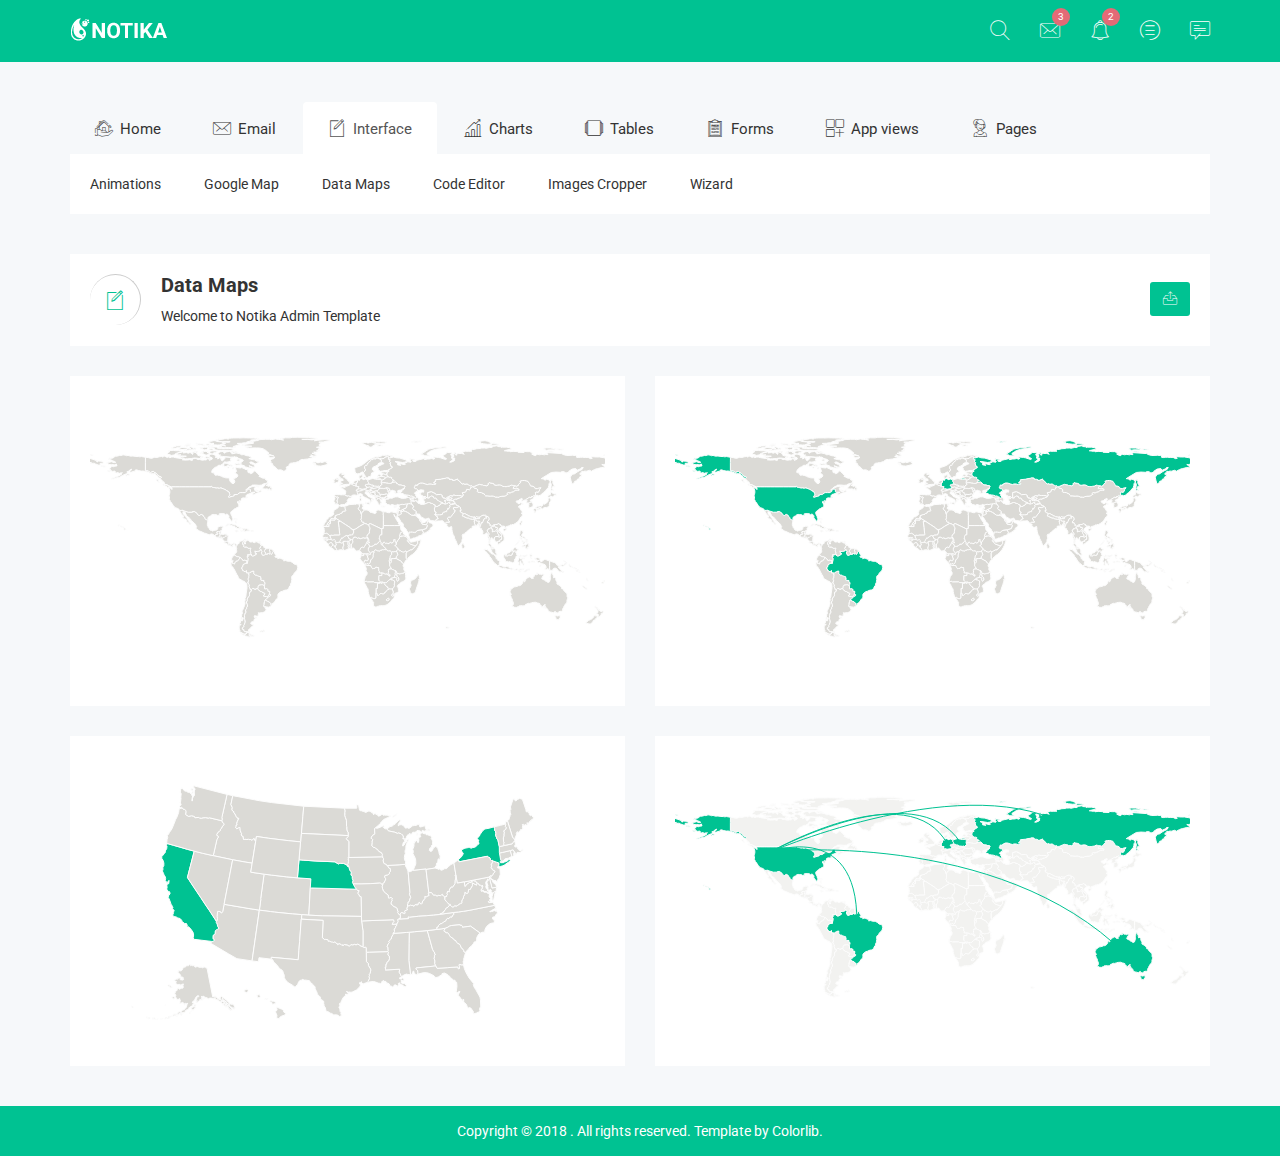
<file: notika/green-horizotal/data-map.html>
<!doctype html>
<html class="no-js" lang="">

<head>
    <meta charset="utf-8">
    <meta http-equiv="x-ua-compatible" content="ie=edge">
    <title>Data Map | Notika - Notika Admin Template</title>
    <meta name="description" content="">
    <meta name="viewport" content="width=device-width, initial-scale=1">
    <!-- favicon
		============================================ -->
    <link rel="shortcut icon" type="image/x-icon" href="img/favicon.ico">
    <!-- Google Fonts
		============================================ -->
    <link href="https://fonts.googleapis.com/css?family=Roboto:100,300,400,700,900" rel="stylesheet">
    <!-- Bootstrap CSS
		============================================ -->
    <link rel="stylesheet" href="css/bootstrap.min.css">
    <!-- font awesome CSS
		============================================ -->
    <link rel="stylesheet" href="css/font-awesome.min.css">
    <!-- owl.carousel CSS
		============================================ -->
    <link rel="stylesheet" href="css/owl.carousel.css">
    <link rel="stylesheet" href="css/owl.theme.css">
    <link rel="stylesheet" href="css/owl.transitions.css">
    <!-- meanmenu CSS
		============================================ -->
    <link rel="stylesheet" href="css/meanmenu/meanmenu.min.css">
    <!-- animate CSS
		============================================ -->
    <link rel="stylesheet" href="css/animate.css">
    <!-- normalize CSS
		============================================ -->
    <link rel="stylesheet" href="css/normalize.css">
	<!-- wave CSS
		============================================ -->
    <link rel="stylesheet" href="css/wave/waves.min.css">
    <link rel="stylesheet" href="css/wave/button.css">
    <!-- mCustomScrollbar CSS
		============================================ -->
    <link rel="stylesheet" href="css/scrollbar/jquery.mCustomScrollbar.min.css">
    <!-- Notika icon CSS
		============================================ -->
    <link rel="stylesheet" href="css/notika-custom-icon.css">
    <!-- charts CSS
		============================================ -->
    <link rel="stylesheet" href="css/c3/c3.min.css">
    <!-- main CSS
		============================================ -->
    <link rel="stylesheet" href="css/main.css">
    <!-- style CSS
		============================================ -->
    <link rel="stylesheet" href="style.css">
    <!-- responsive CSS
		============================================ -->
    <link rel="stylesheet" href="css/responsive.css">
    <!-- modernizr JS
		============================================ -->
    <script src="js/vendor/modernizr-2.8.3.min.js"></script>
</head>

<body>
    <!--[if lt IE 8]>
            <p class="browserupgrade">You are using an <strong>outdated</strong> browser. Please <a href="http://browsehappy.com/">upgrade your browser</a> to improve your experience.</p>
        <![endif]-->
    <!-- Start Header Top Area -->
    <div class="header-top-area">
        <div class="container">
            <div class="row">
                <div class="col-lg-4 col-md-4 col-sm-12 col-xs-12">
                    <div class="logo-area">
                        <a href="#"><img src="img/logo/logo.png" alt="" /></a>
                    </div>
                </div>
                <div class="col-lg-8 col-md-8 col-sm-12 col-xs-12">
                    <div class="header-top-menu">
                        <ul class="nav navbar-nav notika-top-nav">
                            <li class="nav-item dropdown">
                                <a href="#" data-toggle="dropdown" role="button" aria-expanded="false" class="nav-link dropdown-toggle"><span><i class="notika-icon notika-search"></i></span></a>
                                <div role="menu" class="dropdown-menu search-dd animated flipInX">
                                    <div class="search-input">
                                        <i class="notika-icon notika-left-arrow"></i>
                                        <input type="text" />
                                    </div>
                                </div>
                            </li>
                            <li class="nav-item dropdown">
                                <a href="#" data-toggle="dropdown" role="button" aria-expanded="false" class="nav-link dropdown-toggle"><span><i class="notika-icon notika-mail"></i></span></a>
                                <div role="menu" class="dropdown-menu message-dd animated zoomIn">
                                    <div class="hd-mg-tt">
                                        <h2>Messages</h2>
                                    </div>
                                    <div class="hd-message-info">
                                        <a href="#">
                                            <div class="hd-message-sn">
                                                <div class="hd-message-img">
                                                    <img src="img/post/1.jpg" alt="" />
                                                </div>
                                                <div class="hd-mg-ctn">
                                                    <h3>David Belle</h3>
                                                    <p>Cum sociis natoque penatibus et magnis dis parturient montes</p>
                                                </div>
                                            </div>
                                        </a>
                                        <a href="#">
                                            <div class="hd-message-sn">
                                                <div class="hd-message-img">
                                                    <img src="img/post/2.jpg" alt="" />
                                                </div>
                                                <div class="hd-mg-ctn">
                                                    <h3>Jonathan Morris</h3>
                                                    <p>Cum sociis natoque penatibus et magnis dis parturient montes</p>
                                                </div>
                                            </div>
                                        </a>
                                        <a href="#">
                                            <div class="hd-message-sn">
                                                <div class="hd-message-img">
                                                    <img src="img/post/4.jpg" alt="" />
                                                </div>
                                                <div class="hd-mg-ctn">
                                                    <h3>Fredric Mitchell</h3>
                                                    <p>Cum sociis natoque penatibus et magnis dis parturient montes</p>
                                                </div>
                                            </div>
                                        </a>
                                        <a href="#">
                                            <div class="hd-message-sn">
                                                <div class="hd-message-img">
                                                    <img src="img/post/1.jpg" alt="" />
                                                </div>
                                                <div class="hd-mg-ctn">
                                                    <h3>David Belle</h3>
                                                    <p>Cum sociis natoque penatibus et magnis dis parturient montes</p>
                                                </div>
                                            </div>
                                        </a>
                                        <a href="#">
                                            <div class="hd-message-sn">
                                                <div class="hd-message-img">
                                                    <img src="img/post/2.jpg" alt="" />
                                                </div>
                                                <div class="hd-mg-ctn">
                                                    <h3>Glenn Jecobs</h3>
                                                    <p>Cum sociis natoque penatibus et magnis dis parturient montes</p>
                                                </div>
                                            </div>
                                        </a>
                                    </div>
                                    <div class="hd-mg-va">
                                        <a href="#">View All</a>
                                    </div>
                                </div>
                            </li>
                            <li class="nav-item nc-al"><a href="#" data-toggle="dropdown" role="button" aria-expanded="false" class="nav-link dropdown-toggle"><span><i class="notika-icon notika-alarm"></i></span><div class="spinner4 spinner-4"></div><div class="ntd-ctn"><span>3</span></div></a>
                                <div role="menu" class="dropdown-menu message-dd notification-dd animated zoomIn">
                                    <div class="hd-mg-tt">
                                        <h2>Notification</h2>
                                    </div>
                                    <div class="hd-message-info">
                                        <a href="#">
                                            <div class="hd-message-sn">
                                                <div class="hd-message-img">
                                                    <img src="img/post/1.jpg" alt="" />
                                                </div>
                                                <div class="hd-mg-ctn">
                                                    <h3>David Belle</h3>
                                                    <p>Cum sociis natoque penatibus et magnis dis parturient montes</p>
                                                </div>
                                            </div>
                                        </a>
                                        <a href="#">
                                            <div class="hd-message-sn">
                                                <div class="hd-message-img">
                                                    <img src="img/post/2.jpg" alt="" />
                                                </div>
                                                <div class="hd-mg-ctn">
                                                    <h3>Jonathan Morris</h3>
                                                    <p>Cum sociis natoque penatibus et magnis dis parturient montes</p>
                                                </div>
                                            </div>
                                        </a>
                                        <a href="#">
                                            <div class="hd-message-sn">
                                                <div class="hd-message-img">
                                                    <img src="img/post/4.jpg" alt="" />
                                                </div>
                                                <div class="hd-mg-ctn">
                                                    <h3>Fredric Mitchell</h3>
                                                    <p>Cum sociis natoque penatibus et magnis dis parturient montes</p>
                                                </div>
                                            </div>
                                        </a>
                                        <a href="#">
                                            <div class="hd-message-sn">
                                                <div class="hd-message-img">
                                                    <img src="img/post/1.jpg" alt="" />
                                                </div>
                                                <div class="hd-mg-ctn">
                                                    <h3>David Belle</h3>
                                                    <p>Cum sociis natoque penatibus et magnis dis parturient montes</p>
                                                </div>
                                            </div>
                                        </a>
                                        <a href="#">
                                            <div class="hd-message-sn">
                                                <div class="hd-message-img">
                                                    <img src="img/post/2.jpg" alt="" />
                                                </div>
                                                <div class="hd-mg-ctn">
                                                    <h3>Glenn Jecobs</h3>
                                                    <p>Cum sociis natoque penatibus et magnis dis parturient montes</p>
                                                </div>
                                            </div>
                                        </a>
                                    </div>
                                    <div class="hd-mg-va">
                                        <a href="#">View All</a>
                                    </div>
                                </div>
                            </li>
                            <li class="nav-item"><a href="#" data-toggle="dropdown" role="button" aria-expanded="false" class="nav-link dropdown-toggle"><span><i class="notika-icon notika-menus"></i></span><div class="spinner4 spinner-4"></div><div class="ntd-ctn"><span>2</span></div></a>
                                <div role="menu" class="dropdown-menu message-dd task-dd animated zoomIn">
                                    <div class="hd-mg-tt">
                                        <h2>Tasks</h2>
                                    </div>
                                    <div class="hd-message-info hd-task-info">
                                        <div class="skill">
                                            <div class="progress">
                                                <div class="lead-content">
                                                    <p>HTML5 Validation Report</p>
                                                </div>
                                                <div class="progress-bar wow fadeInLeft" data-progress="95%" style="width: 95%;" data-wow-duration="1.5s" data-wow-delay="1.2s"> <span>95%</span>
                                                </div>
                                            </div>
                                            <div class="progress">
                                                <div class="lead-content">
                                                    <p>Google Chrome Extension</p>
                                                </div>
                                                <div class="progress-bar wow fadeInLeft" data-progress="85%" style="width: 85%;" data-wow-duration="1.5s" data-wow-delay="1.2s"><span>85%</span> </div>
                                            </div>
                                            <div class="progress">
                                                <div class="lead-content">
                                                    <p>Social Internet Projects</p>
                                                </div>
                                                <div class="progress-bar wow fadeInLeft" data-progress="75%" style="width: 75%;" data-wow-duration="1.5s" data-wow-delay="1.2s"><span>75%</span> </div>
                                            </div>
                                            <div class="progress">
                                                <div class="lead-content">
                                                    <p>Bootstrap Admin</p>
                                                </div>
                                                <div class="progress-bar wow fadeInLeft" data-progress="65%" style="width: 65%;" data-wow-duration="1.5s" data-wow-delay="1.2s"><span>65%</span> </div>
                                            </div>
                                            <div class="progress progress-bt">
                                                <div class="lead-content">
                                                    <p>Youtube App</p>
                                                </div>
                                                <div class="progress-bar wow fadeInLeft" data-progress="55%" style="width: 55%;" data-wow-duration="1.5s" data-wow-delay="1.2s"><span>55%</span> </div>
                                            </div>
                                        </div>
                                    </div>
                                    <div class="hd-mg-va">
                                        <a href="#">View All</a>
                                    </div>
                                </div>
                            </li>
                            <li class="nav-item"><a href="#" data-toggle="dropdown" role="button" aria-expanded="false" class="nav-link dropdown-toggle"><span><i class="notika-icon notika-chat"></i></span></a>
                                <div role="menu" class="dropdown-menu message-dd chat-dd animated zoomIn">
                                    <div class="hd-mg-tt">
                                        <h2>Chat</h2>
                                    </div>
                                    <div class="search-people">
                                        <i class="notika-icon notika-left-arrow"></i>
                                        <input type="text" placeholder="Search People" />
                                    </div>
                                    <div class="hd-message-info">
                                        <a href="#">
                                            <div class="hd-message-sn">
                                                <div class="hd-message-img chat-img">
                                                    <img src="img/post/1.jpg" alt="" />
                                                    <div class="chat-avaible"><i class="notika-icon notika-dot"></i></div>
                                                </div>
                                                <div class="hd-mg-ctn">
                                                    <h3>David Belle</h3>
                                                    <p>Available</p>
                                                </div>
                                            </div>
                                        </a>
                                        <a href="#">
                                            <div class="hd-message-sn">
                                                <div class="hd-message-img chat-img">
                                                    <img src="img/post/2.jpg" alt="" />
                                                </div>
                                                <div class="hd-mg-ctn">
                                                    <h3>Jonathan Morris</h3>
                                                    <p>Last seen 3 hours ago</p>
                                                </div>
                                            </div>
                                        </a>
                                        <a href="#">
                                            <div class="hd-message-sn">
                                                <div class="hd-message-img chat-img">
                                                    <img src="img/post/4.jpg" alt="" />
                                                </div>
                                                <div class="hd-mg-ctn">
                                                    <h3>Fredric Mitchell</h3>
                                                    <p>Last seen 2 minutes ago</p>
                                                </div>
                                            </div>
                                        </a>
                                        <a href="#">
                                            <div class="hd-message-sn">
                                                <div class="hd-message-img chat-img">
                                                    <img src="img/post/1.jpg" alt="" />
                                                    <div class="chat-avaible"><i class="notika-icon notika-dot"></i></div>
                                                </div>
                                                <div class="hd-mg-ctn">
                                                    <h3>David Belle</h3>
                                                    <p>Available</p>
                                                </div>
                                            </div>
                                        </a>
                                        <a href="#">
                                            <div class="hd-message-sn">
                                                <div class="hd-message-img chat-img">
                                                    <img src="img/post/2.jpg" alt="" />
                                                    <div class="chat-avaible"><i class="notika-icon notika-dot"></i></div>
                                                </div>
                                                <div class="hd-mg-ctn">
                                                    <h3>Glenn Jecobs</h3>
                                                    <p>Available</p>
                                                </div>
                                            </div>
                                        </a>
                                    </div>
                                    <div class="hd-mg-va">
                                        <a href="#">View All</a>
                                    </div>
                                </div>
                            </li>
                        </ul>
                    </div>
                </div>
            </div>
        </div>
    </div>
    <!-- End Header Top Area -->
    <!-- Mobile Menu start -->
    <div class="mobile-menu-area">
        <div class="container">
            <div class="row">
                <div class="col-lg-12 col-md-12 col-sm-12 col-xs-12">
                    <div class="mobile-menu">
                        <nav id="dropdown">
                            <ul class="mobile-menu-nav">
                                <li><a data-toggle="collapse" data-target="#Charts" href="#">Home</a>
                                    <ul class="collapse dropdown-header-top">
                                        <li><a href="index.html">Dashboard One</a></li>
                                        <li><a href="index-2.html">Dashboard Two</a></li>
                                        <li><a href="index-3.html">Dashboard Three</a></li>
                                        <li><a href="index-4.html">Dashboard Four</a></li>
                                        <li><a href="analytics.html">Analytics</a></li>
                                        <li><a href="widgets.html">Widgets</a></li>
                                    </ul>
                                </li>
                                <li><a data-toggle="collapse" data-target="#demoevent" href="#">Email</a>
                                    <ul id="demoevent" class="collapse dropdown-header-top">
                                        <li><a href="inbox.html">Inbox</a></li>
                                        <li><a href="view-email.html">View Email</a></li>
                                        <li><a href="compose-email.html">Compose Email</a></li>
                                    </ul>
                                </li>
                                <li><a data-toggle="collapse" data-target="#democrou" href="#">Interface</a>
                                    <ul id="democrou" class="collapse dropdown-header-top">
                                        <li><a href="animations.html">Animations</a></li>
                                        <li><a href="google-map.html">Google Map</a></li>
                                        <li><a href="data-map.html">Data Maps</a></li>
                                        <li><a href="code-editor.html">Code Editor</a></li>
                                        <li><a href="image-cropper.html">Images Cropper</a></li>
                                        <li><a href="wizard.html">Wizard</a></li>
                                    </ul>
                                </li>
                                <li><a data-toggle="collapse" data-target="#demolibra" href="#">Charts</a>
                                    <ul id="demolibra" class="collapse dropdown-header-top">
                                        <li><a href="flot-charts.html">Flot Charts</a></li>
                                        <li><a href="bar-charts.html">Bar Charts</a></li>
                                        <li><a href="line-charts.html">Line Charts</a></li>
                                        <li><a href="area-charts.html">Area Charts</a></li>
                                    </ul>
                                </li>
                                <li><a data-toggle="collapse" data-target="#demodepart" href="#">Tables</a>
                                    <ul id="demodepart" class="collapse dropdown-header-top">
                                        <li><a href="normal-table.html">Normal Table</a></li>
                                        <li><a href="data-table.html">Data Table</a></li>
                                    </ul>
                                </li>
                                <li><a data-toggle="collapse" data-target="#demo" href="#">Forms</a>
                                    <ul id="demo" class="collapse dropdown-header-top">
                                        <li><a href="form-elements.html">Form Elements</a></li>
                                        <li><a href="form-components.html">Form Components</a></li>
                                        <li><a href="form-examples.html">Form Examples</a></li>
                                    </ul>
                                </li>
                                <li><a data-toggle="collapse" data-target="#Miscellaneousmob" href="#">App views</a>
                                    <ul id="Miscellaneousmob" class="collapse dropdown-header-top">
                                        <li><a href="notification.html">Notifications</a>
                                        </li>
                                        <li><a href="alert.html">Alerts</a>
                                        </li>
                                        <li><a href="modals.html">Modals</a>
                                        </li>
                                        <li><a href="buttons.html">Buttons</a>
                                        </li>
                                        <li><a href="tabs.html">Tabs</a>
                                        </li>
                                        <li><a href="accordion.html">Accordion</a>
                                        </li>
                                        <li><a href="dialog.html">Dialogs</a>
                                        </li>
                                        <li><a href="popovers.html">Popovers</a>
                                        </li>
                                        <li><a href="tooltips.html">Tooltips</a>
                                        </li>
                                        <li><a href="dropdown.html">Dropdowns</a>
                                        </li>
                                    </ul>
                                </li>
                                <li><a data-toggle="collapse" data-target="#Pagemob" href="#">Pages</a>
                                    <ul id="Pagemob" class="collapse dropdown-header-top">
                                        <li><a href="contact.html">Contact</a>
                                        </li>
                                        <li><a href="invoice.html">Invoice</a>
                                        </li>
                                        <li><a href="typography.html">Typography</a>
                                        </li>
                                        <li><a href="color.html">Color</a>
                                        </li>
                                        <li><a href="login-register.html">Login Register</a>
                                        </li>
                                        <li><a href="404.html">404 Page</a>
                                        </li>
                                    </ul>
                                </li>
                            </ul>
                        </nav>
                    </div>
                </div>
            </div>
        </div>
    </div>
    <!-- Mobile Menu end -->
    <!-- Main Menu area start-->
    <div class="main-menu-area mg-tb-40">
        <div class="container">
            <div class="row">
                <div class="col-lg-12 col-md-12 col-sm-12 col-xs-12">
                    <ul class="nav nav-tabs notika-menu-wrap menu-it-icon-pro">
                        <li><a data-toggle="tab" href="#Home"><i class="notika-icon notika-house"></i> Home</a>
                        </li>
                        <li><a data-toggle="tab" href="#mailbox"><i class="notika-icon notika-mail"></i> Email</a>
                        </li>
                        <li class="active"><a data-toggle="tab" href="#Interface"><i class="notika-icon notika-edit"></i> Interface</a>
                        </li>
                        <li><a data-toggle="tab" href="#Charts"><i class="notika-icon notika-bar-chart"></i> Charts</a>
                        </li>
                        <li><a data-toggle="tab" href="#Tables"><i class="notika-icon notika-windows"></i> Tables</a>
                        </li>
                        <li><a data-toggle="tab" href="#Forms"><i class="notika-icon notika-form"></i> Forms</a>
                        </li>
                        <li><a data-toggle="tab" href="#Appviews"><i class="notika-icon notika-app"></i> App views</a>
                        </li>
                        <li><a data-toggle="tab" href="#Page"><i class="notika-icon notika-support"></i> Pages</a>
                        </li>
                    </ul>
                    <div class="tab-content custom-menu-content">
                        <div id="Home" class="tab-pane in notika-tab-menu-bg animated flipInX">
                            <ul class="notika-main-menu-dropdown">
                                <li><a href="index.html">Dashboard One</a>
                                </li>
                                <li><a href="index-2.html">Dashboard Two</a>
                                </li>
                                <li><a href="index-3.html">Dashboard Three</a>
                                </li>
                                <li><a href="index-4.html">Dashboard Four</a>
                                </li>
                                <li><a href="analytics.html">Analytics</a>
                                </li>
                                <li><a href="widgets.html">Widgets</a>
                                </li>
                            </ul>
                        </div>
                        <div id="mailbox" class="tab-pane notika-tab-menu-bg animated flipInX">
                            <ul class="notika-main-menu-dropdown">
                                <li><a href="inbox.html">Inbox</a>
                                </li>
                                <li><a href="view-email.html">View Email</a>
                                </li>
                                <li><a href="compose-email.html">Compose Email</a>
                                </li>
                            </ul>
                        </div>
                        <div id="Interface" class="tab-pane active notika-tab-menu-bg animated flipInX">
                            <ul class="notika-main-menu-dropdown">
                                <li><a href="animations.html">Animations</a>
                                </li>
                                <li><a href="google-map.html">Google Map</a>
                                </li>
                                <li><a href="data-map.html">Data Maps</a>
                                </li>
                                <li><a href="code-editor.html">Code Editor</a>
                                </li>
                                <li><a href="image-cropper.html">Images Cropper</a>
                                </li>
                                <li><a href="wizard.html">Wizard</a>
                                </li>
                            </ul>
                        </div>
                        <div id="Charts" class="tab-pane notika-tab-menu-bg animated flipInX">
                            <ul class="notika-main-menu-dropdown">
                                <li><a href="flot-charts.html">Flot Charts</a>
                                </li>
                                <li><a href="bar-charts.html">Bar Charts</a>
                                </li>
                                <li><a href="line-charts.html">Line Charts</a>
                                </li>
                                <li><a href="area-charts.html">Area Charts</a>
                                </li>
                            </ul>
                        </div>
                        <div id="Tables" class="tab-pane notika-tab-menu-bg animated flipInX">
                            <ul class="notika-main-menu-dropdown">
                                <li><a href="normal-table.html">Normal Table</a>
                                </li>
                                <li><a href="data-table.html">Data Table</a>
                                </li>
                            </ul>
                        </div>
                        <div id="Forms" class="tab-pane notika-tab-menu-bg animated flipInX">
                            <ul class="notika-main-menu-dropdown">
                                <li><a href="form-elements.html">Form Elements</a>
                                </li>
                                <li><a href="form-components.html">Form Components</a>
                                </li>
                                <li><a href="form-examples.html">Form Examples</a>
                                </li>
                            </ul>
                        </div>
                        <div id="Appviews" class="tab-pane notika-tab-menu-bg animated flipInX">
                            <ul class="notika-main-menu-dropdown">
                                <li><a href="notification.html">Notifications</a>
                                </li>
                                <li><a href="alert.html">Alerts</a>
                                </li>
                                <li><a href="modals.html">Modals</a>
                                </li>
                                <li><a href="buttons.html">Buttons</a>
                                </li>
                                <li><a href="tabs.html">Tabs</a>
                                </li>
                                <li><a href="accordion.html">Accordion</a>
                                </li>
                                <li><a href="dialog.html">Dialogs</a>
                                </li>
                                <li><a href="popovers.html">Popovers</a>
                                </li>
                                <li><a href="tooltips.html">Tooltips</a>
                                </li>
                                <li><a href="dropdown.html">Dropdowns</a>
                                </li>
                            </ul>
                        </div>
                        <div id="Page" class="tab-pane notika-tab-menu-bg animated flipInX">
                            <ul class="notika-main-menu-dropdown">
                                <li><a href="contact.html">Contact</a>
                                </li>
                                <li><a href="invoice.html">Invoice</a>
                                </li>
                                <li><a href="typography.html">Typography</a>
                                </li>
                                <li><a href="color.html">Color</a>
                                </li>
                                <li><a href="login-register.html">Login Register</a>
                                </li>
                                <li><a href="404.html">404 Page</a>
                                </li>
                            </ul>
                        </div>
                    </div>
                </div>
            </div>
        </div>
    </div>
    <!-- Main Menu area End-->
	<!-- Breadcomb area Start-->
	<div class="breadcomb-area">
		<div class="container">
			<div class="row">
				<div class="col-lg-12 col-md-12 col-sm-12 col-xs-12">
					<div class="breadcomb-list">
						<div class="row">
							<div class="col-lg-6 col-md-6 col-sm-6 col-xs-12">
								<div class="breadcomb-wp">
									<div class="breadcomb-icon">
										<i class="notika-icon notika-edit"></i>
									</div>
									<div class="breadcomb-ctn">
										<h2>Data Maps</h2>
										<p>Welcome to Notika <span class="bread-ntd">Admin Template</span></p>
									</div>
								</div>
							</div>
							<div class="col-lg-6 col-md-6 col-sm-6 col-xs-3">
								<div class="breadcomb-report">
									<button data-toggle="tooltip" data-placement="left" title="Download Report" class="btn"><i class="notika-icon notika-sent"></i></button>
								</div>
							</div>
						</div>
					</div>
				</div>
			</div>
		</div>
	</div>
	<!-- Breadcomb area End-->
    <!-- Google Map area End-->
    <div class="data-map-area">
        <div class="container">
            <div class="row">
                <div class="col-lg-6 col-md-6 col-sm-6 col-xs-12">
                    <div class="data-map-single">
                        <div id="basic_map"></div>
                    </div>
                </div>
                <div class="col-lg-6 col-md-6 col-sm-6 col-xs-12">
                    <div class="data-map-single sm-res-mg-t-30">
                        <div id="selected_map"></div>
                    </div>
                </div>
            </div>
            <div class="row">
                <div class="col-lg-6 col-md-6 col-sm-6 col-xs-12">
                    <div class="data-map-single mg-t-30">
                        <div id="usa_map"></div>
                    </div>
                </div>
                <div class="col-lg-6 col-md-6 col-sm-6 col-xs-12">
                    <div class="data-map-single mg-t-30">
                        <div id="arc_map"></div>
                    </div>
                </div>
            </div>
        </div>
    </div>
    <!-- Google Map area End-->
    <!-- Start Footer area-->
    <div class="footer-copyright-area">
        <div class="container">
            <div class="row">
                <div class="col-lg-12 col-md-12 col-sm-12 col-xs-12">
                    <div class="footer-copy-right">
                        <p>Copyright © 2018 
. All rights reserved. Template by <a href="https://colorlib.com">Colorlib</a>.</p>
                    </div>
                </div>
            </div>
        </div>
    </div>
    <!-- End Footer area-->
    <!-- jquery
		============================================ -->
    <script src="js/vendor/jquery-1.12.4.min.js"></script>
    <!-- bootstrap JS
		============================================ -->
    <script src="js/bootstrap.min.js"></script>
    <!-- wow JS
		============================================ -->
    <script src="js/wow.min.js"></script>
    <!-- price-slider JS
		============================================ -->
    <script src="js/jquery-price-slider.js"></script>
    <!-- owl.carousel JS
		============================================ -->
    <script src="js/owl.carousel.min.js"></script>
    <!-- scrollUp JS
		============================================ -->
    <script src="js/jquery.scrollUp.min.js"></script>
    <!-- meanmenu JS
		============================================ -->
    <script src="js/meanmenu/jquery.meanmenu.js"></script>
    <!-- counterup JS
		============================================ -->
    <script src="js/counterup/jquery.counterup.min.js"></script>
    <script src="js/counterup/waypoints.min.js"></script>
    <script src="js/counterup/counterup-active.js"></script>
    <!-- mCustomScrollbar JS
		============================================ -->
    <script src="js/scrollbar/jquery.mCustomScrollbar.concat.min.js"></script>
    <!-- sparkline JS
		============================================ -->
    <script src="js/sparkline/jquery.sparkline.min.js"></script>
    <script src="js/sparkline/sparkline-active.js"></script>
    <!-- flot JS
		============================================ -->
    <script src="js/flot/jquery.flot.js"></script>
    <script src="js/flot/jquery.flot.resize.js"></script>
    <script src="js/flot/flot-active.js"></script>
    <!-- knob JS
		============================================ -->
    <script src="js/knob/jquery.knob.js"></script>
    <script src="js/knob/jquery.appear.js"></script>
    <script src="js/knob/knob-active.js"></script>
    <!--  Chat JS
		============================================ -->
    <script src="js/chat/jquery.chat.js"></script>
    <!--  todo JS
		============================================ -->
    <script src="js/todo/jquery.todo.js"></script>
	<!--  wave JS
		============================================ -->
    <script src="js/wave/waves.min.js"></script>
    <script src="js/wave/wave-active.js"></script>
    <!-- plugins JS
		============================================ -->
    <script src="js/plugins.js"></script>
    <!-- Data Maps JS
		============================================ -->
    <script src="js/data-map/d3.min.js"></script>
    <script src="js/data-map/topojson.js"></script>
    <script src="js/data-map/datamaps.all.min.js"></script>
    <script src="js/data-map/data-maps-active.js"></script>
    <!-- main JS
		============================================ -->
    <script src="js/main.js"></script>
	<!-- tawk chat JS
		============================================ -->
    <script src="js/tawk-chat.js"></script>
</body>

</html>
</file>
<file: notika/green-horizotal/css/notika-custom-icon.css>
@font-face {
  font-family: 'notika-icon';
  src:  url('fonts/notika-icon.eot?qzfrsz');
  src:  url('fonts/notika-icon.eot?qzfrsz#iefix') format('embedded-opentype'),
    url('fonts/notika-icon.ttf?qzfrsz') format('truetype'),
    url('fonts/notika-icon.woff?qzfrsz') format('woff'),
    url('fonts/notika-icon.svg?qzfrsz#notika-icon') format('svg');
  font-weight: normal;
  font-style: normal;
}

.notika-icon {
  /* use !important to prevent issues with browser extensions that change fonts */
  font-family: 'notika-icon' !important;
  speak: none;
  font-style: normal;
  font-weight: normal;
  font-variant: normal;
  text-transform: none;
  line-height: 1;

  /* Better Font Rendering =========== */
  -webkit-font-smoothing: antialiased;
  -moz-osx-font-smoothing: grayscale;
}

.notika-menu-befores:before {
  content: "\e93d";
}
.notika-menu-after:before {
  content: "\e93b";
}
.notika-menu-before:before {
  content: "\e93c";
}
.notika-menu-sidebar:before {
  content: "\e93a";
}
.notika-skype:before {
  content: "\e939";
}
.notika-app:before {
  content: "\e936";
}
.notika-form:before {
  content: "\e937";
}
.notika-windows:before {
  content: "\e938";
}
.notika-bar-chart:before {
  content: "\e935";
}
.notika-alarm:before {
  content: "\e900";
}
.notika-arrow-right:before {
  content: "\e901";
}
.notika-avable:before {
  content: "\e902";
}
.notika-back:before {
  content: "\e903";
}
.notika-calendar:before {
  content: "\e904";
}
.notika-chat:before {
  content: "\e905";
}
.notika-checked:before {
  content: "\e906";
}
.notika-close:before {
  content: "\e907";
}
.notika-cloud:before {
  content: "\e908";
}
.notika-credit-card:before {
  content: "\e909";
}
.notika-dollar:before {
  content: "\e90a";
}
.notika-dot:before {
  content: "\e90b";
}
.notika-down-arrow:before {
  content: "\e90c";
}
.notika-draft:before {
  content: "\e90d";
}
.notika-edit:before {
  content: "\e90e";
}
.notika-eye:before {
  content: "\e90f";
}
.notika-facebook:before {
  content: "\e910";
}
.notika-file:before {
  content: "\e911";
}
.notika-finance:before {
  content: "\e912";
}
.notika-flag:before {
  content: "\e913";
}
.notika-house:before {
  content: "\e914";
}
.notika-ip-locator:before {
  content: "\e915";
}
.notika-left-arrow:before {
  content: "\e916";
}
.notika-mail:before {
  content: "\e917";
}
.notika-map:before {
  content: "\e918";
}
.notika-menu:before {
  content: "\e919";
}
.notika-menus:before {
  content: "\e91a";
}
.notika-minus-symbol:before {
  content: "\e91b";
}
.notika-more-button:before {
  content: "\e91c";
}
.notika-next:before {
  content: "\e91d";
}
.notika-next-pro:before {
  content: "\e91e";
}
.notika-paperclip:before {
  content: "\e91f";
}
.notika-phone:before {
  content: "\e920";
}
.notika-picture:before {
  content: "\e921";
}
.notika-pinterest:before {
  content: "\e922";
}
.notika-plus-symbol:before {
  content: "\e923";
}
.notika-print:before {
  content: "\e924";
}
.notika-promos:before {
  content: "\e925";
}
.notika-refresh:before {
  content: "\e926";
}
.notika-right-arrow:before {
  content: "\e927";
}
.notika-search:before {
  content: "\e928";
}
.notika-sent:before {
  content: "\e929";
}
.notika-settings:before {
  content: "\e92a";
}
.notika-social:before {
  content: "\e92b";
}
.notika-star:before {
  content: "\e92c";
}
.notika-success:before {
  content: "\e92d";
}
.notika-support:before {
  content: "\e92e";
}
.notika-tax:before {
  content: "\e92f";
}
.notika-trash:before {
  content: "\e930";
}
.notika-travel:before {
  content: "\e931";
}
.notika-twitter:before {
  content: "\e932";
}
.notika-up-arrow:before {
  content: "\e933";
}
.notika-wifi:before {
  content: "\e934";
}
</file>
<file: notika/green-horizotal/css/main.css>
/*! HTML5 Boilerplate v5.2.0 | MIT License | https://html5boilerplate.com/ */

/*
 * What follows is the result of much research on cross-browser styling.
 * Credit left inline and big thanks to Nicolas Gallagher, Jonathan Neal,
 * Kroc Camen, and the H5BP dev community and team.
 */

/* ==========================================================================
   Base styles: opinionated defaults
   ========================================================================== */

html {
    color: #222;
    font-size: 1em;
    line-height: 1.4;
}

/*
 * Remove text-shadow in selection highlight:
 * https://twitter.com/miketaylr/status/12228805301
 *
 * These selection rule sets have to be separate.
 * Customize the background color to match your design.
 */

::-moz-selection {
    background: #b3d4fc;
    text-shadow: none;
}

::selection {
    background: #b3d4fc;
    text-shadow: none;
}

/*
 * A better looking default horizontal rule
 */

hr {
    display: block;
    height: 1px;
    border: 0;
    border-top: 1px solid #ccc;
    margin: 1em 0;
    padding: 0;
}

/*
 * Remove the gap between audio, canvas, iframes,
 * images, videos and the bottom of their containers:
 * https://github.com/h5bp/html5-boilerplate/issues/440
 */

audio,
canvas,
iframe,
img,
svg,
video {
    vertical-align: middle;
}

/*
 * Remove default fieldset styles.
 */

fieldset {
    border: 0;
    margin: 0;
    padding: 0;
}

/*
 * Allow only vertical resizing of textareas.
 */

textarea {
    resize: vertical;
}

/* ==========================================================================
   Browser Upgrade Prompt
   ========================================================================== */

.browserupgrade {
    margin: 0.2em 0;
    background: #ccc;
    color: #000;
    padding: 0.2em 0;
}

/* ==========================================================================
   Author's custom styles
   ========================================================================== */

















/* ==========================================================================
   Helper classes
   ========================================================================== */

/*
 * Hide visually and from screen readers:
 */

.hidden {
    display: none !important;
}

/*
 * Hide only visually, but have it available for screen readers:
 * http://snook.ca/archives/html_and_css/hiding-content-for-accessibility
 */

.visuallyhidden {
    border: 0;
    clip: rect(0 0 0 0);
    height: 1px;
    margin: -1px;
    overflow: hidden;
    padding: 0;
    position: absolute;
    width: 1px;
}

/*
 * Extends the .visuallyhidden class to allow the element
 * to be focusable when navigated to via the keyboard:
 * https://www.drupal.org/node/897638
 */

.visuallyhidden.focusable:active,
.visuallyhidden.focusable:focus {
    clip: auto;
    height: auto;
    margin: 0;
    overflow: visible;
    position: static;
    width: auto;
}

/*
 * Hide visually and from screen readers, but maintain layout
 */

.invisible {
    visibility: hidden;
}

/*
 * Clearfix: contain floats
 *
 * For modern browsers
 * 1. The space content is one way to avoid an Opera bug when the
 *    `contenteditable` attribute is included anywhere else in the document.
 *    Otherwise it causes space to appear at the top and bottom of elements
 *    that receive the `clearfix` class.
 * 2. The use of `table` rather than `block` is only necessary if using
 *    `:before` to contain the top-margins of child elements.
 */

.clearfix:before,
.clearfix:after {
    content: " "; /* 1 */
    display: table; /* 2 */
}

.clearfix:after {
    clear: both;
}

/* ==========================================================================
   EXAMPLE Media Queries for Responsive Design.
   These examples override the primary ('mobile first') styles.
   Modify as content requires.
   ========================================================================== */

@media only screen and (min-width: 35em) {
    /* Style adjustments for viewports that meet the condition */
}

@media print,
       (-webkit-min-device-pixel-ratio: 1.25),
       (min-resolution: 1.25dppx),
       (min-resolution: 120dpi) {
    /* Style adjustments for high resolution devices */
}

/* ==========================================================================
   Print styles.
   Inlined to avoid the additional HTTP request:
   http://www.phpied.com/delay-loading-your-print-css/
   ========================================================================== */

@media print {
    *,
    *:before,
    *:after {
        background: transparent !important;
        color: #000 !important; /* Black prints faster:
                                   http://www.sanbeiji.com/archives/953 */
        box-shadow: none !important;
        text-shadow: none !important;
    }

    a,
    a:visited {
        text-decoration: underline;
    }

    a[href]:after {
        content: " (" attr(href) ")";
    }

    abbr[title]:after {
        content: " (" attr(title) ")";
    }

    /*
     * Don't show links that are fragment identifiers,
     * or use the `javascript:` pseudo protocol
     */

    a[href^="#"]:after,
    a[href^="javascript:"]:after {
        content: "";
    }

    pre,
    blockquote {
        border: 1px solid #999;
        page-break-inside: avoid;
    }

    /*
     * Printing Tables:
     * http://css-discuss.incutio.com/wiki/Printing_Tables
     */

    thead {
        display: table-header-group;
    }

    tr,
    img {
        page-break-inside: avoid;
    }

    img {
        max-width: 100% !important;
    }

    p,
    h2,
    h3 {
        orphans: 3;
        widows: 3;
    }

    h2,
    h3 {
        page-break-after: avoid;
    }
}
</file>
<file: notika/green-horizotal/style.css>
/*-----------------------------------------------------------------------------------

    Template Name: Notika - Notika Admin Template 
    Template URI: 
    Description: Notika Admin Template is a responsive admin template based on the famous Bootstrap framework it's easy to edit and customize by documentation.
    Author: lucidtemplate
    Author URI: 
    Version: 1.0

-----------------------------------------------------------------------------------
    
    CSS INDEX
    ===================
	
    1. Theme Default CSS (body, link color, section etc)
    2. Header Top 
    3. Main Menu
    4. status
    5. statistics 
    6. Email statistics
    7. Recent Post
    8. Blog 
    9. Recent Items
    10. Realtime 
    11. Footer 
    12. Todo 
    13. Chat 
    14. Widget 
    15. Widget contact 
    16. Widget contact Form 
    17. Widget tabs 
    18. Analtic 
    19. Alert 
    20. color 
    21. tabs 
    22. Wizard 
    23. Dropdown triggering 
    24. Modals 
    25. Accordion 
    26. Tooltips 
    27. Popovers 
    28. Typography 
    29. Contact 
    30. Inbox 
    31. View Mail 
    32. Compose Mail 
    33. Normal Table 
    34. Data Table 
    35. Form Element
    36. Form Components

-----------------------------------------------------------------------------------*/

/*----------------------------------------*/
/*  1.  Theme default CSS
/*----------------------------------------*/
html, body {font-family: 'Roboto', sans-serif;font-weight:400;}
body {background:#F6F8FA;}
.floatleft {float:left}
.floatright {float:right}
.alignleft {float:left;margin-right:15px;margin-bottom: 15px}
.alignright {float:right;margin-left:15px;margin-bottom: 15px}
.aligncenter {display:block;margin:0 auto 15px}
a:focus {outline:0px solid}
img {max-width:100%;height:auto}
.fix {overflow:hidden}
p {margin:0 0 15px;}
h1, h2, h3, h4, h5, h6 {
  margin: 0 0 10px;
  font-weight:700;
}
a {transition: all 0.3s ease 0s;text-decoration:none;}
a:hover {
  color: #00c292;
  text-decoration: none;
}
a:active, a:hover, a:focus {
  outline: 0 none;
  text-decoration: none;
}
ul{
list-style: outside none none;
margin: 0;
padding: 0
}
.clear{clear:both}
body {}
.mg-tb-40{
	margin:40px 0px;
}
.mg-tb-30{
	margin:30px 0px;
}
.mg-t-30{
	margin-top:30px;
}
.mg-b-15{
	margin-bottom:15px;
}
.mg-t-15{
	margin-top:15px;
}
.mg-t-10{
	margin-top:10px;
}
.mg-t-20{
	margin-top:20px;
}
.nk-red{
	background:#F44336;
}
.nk-pink{
	background:#E91E63;
}
.nk-purple{
	background:#9C27B0;
}
.nk-deep-purple{
	background:#673AB7;
}
.nk-indigo{
	background:#3F51B5;
}
.nk-blue{
	background:#2196F3;
}
.nk-light-blue{
	background:#03A9F4;
}
.nk-cyan{
	background:#00BCD4;
}
.nk-teal{
	background:#009688;
}
.nk-green{
	background:#4CAF50;
}
.nk-light-green{
	background:#8BC34A;
}
.nk-lime{
	background:#CDDC39;
}
.nk-yellow{
	background:#FFEB3B;
}
.nk-amber{
	background:#FFC107;
}
.nk-orange{
	background:#FF9800;
}
.nk-deep-orange{
	background:#FF5722;
}
.nk-brown{
	background:#795548;
}
.nk-gray{
	background:#9E9E9E;
}
.nk-blue-gray{
	background:#607D8B;
}
.nk-black{
	background:#000000;
}
@font-face {
  font-family: 'notika-icon';
  src:  url('fonts/notika-icon.eot?qzfrsz');
  src:  url('fonts/notika-icon.eot?qzfrsz#iefix') format('embedded-opentype'),
    url('fonts/notika-icon.ttf?qzfrsz') format('truetype'),
    url('fonts/notika-icon.woff?qzfrsz') format('woff'),
    url('fonts/notika-icon.svg?qzfrsz#notika-icon') format('svg');
  font-weight: normal;
  font-style: normal;
}
.sale-statistic-inner, .statistic-right-area, .email-statis-inner, .recent-post-wrapper, .blog-inner-list, .realtime-wrap, .add-todo-list, .notika-chat-list, .recent-signup-inner, .ongoing-task-inner, .contact-inner, .contact-form, .widget-tabs-int, .visitor-sv-tm-int, .search-engine-int, .alert-inner, .color-wrap, .wizard-wrap-int, .dropdown-list, .modals-list, .accordion-wn-wp, .tooltips-inner, .popovers-list, .typography-list, .typography-heading, .typography-inline-pro, .tpgp-helper, .contact-list, .inbox-left-sd, .inbox-text-list, .view-mail-list, .normal-table-list, .data-table-list, .form-element-list, .range-slider-wrap, .datepicker-int, .colorpicker-int, .summernote-wrap, .dropdone-nk, .form-example-wrap, .invoice-wrap, .google-map-single, .data-map-single, .image-cropper-wp, .nk-cd-ed-wp, .bar-chart-wp, .line-chart-wp, .area-chart-wp, .flot-chart-wp, .wb-traffic-inner, .notika-icon-int{
	padding:20px;
	background:#fff;
}
/*----------------------------------------*/
/*  2.  Header Top CSS
/*----------------------------------------*/
.header-top-area, .footer-copyright-area{
	background:#00c292;
}
.logo-area{
	padding:14px 0px;
}
.nav.navbar-nav.notika-top-nav{
	float: right;
}
.nav.notika-top-nav .open>a, .nav.notika-top-nav .open>a:focus, .nav.notika-top-nav .open>a:hover {
    background: #00c292;
    border-color: 0px solid #00c292;
	
}
.nav.notika-top-nav>li>a:focus, .nav.notika-top-nav>li>a:hover {
    text-decoration: none;
    background-color: #00c292;
}
.navbar-nav>li>a{
	color:#fff;
	padding: 20px 0px 20px 30px;
}
.rtl-layout .navbar-nav>li>a{
	padding: 20px 30px 20px 0px;
}
.nav.navbar-nav.notika-top-nav li a{
	font-size:20px;
	position:relative;
}
.header-top-menu .nav.notika-top-nav li .search-dd {
    position: absolute;
    top: -1px;
    left: -890px;
    width: 1140px;
    border: none;
}
.default-sidebar-tp .header-top-menu .nav.notika-top-nav li .search-dd, .sm-ltd-sd .header-top-menu .nav.notika-top-nav li .search-dd, .lg-sd-tp .header-top-menu .nav.notika-top-nav li .search-dd, .mini-std-tp .header-top-menu .nav.notika-top-nav li .search-dd, .lg-tp-ld .header-top-menu .nav.notika-top-nav li .search-dd, .offcanvas .header-top-menu .nav.notika-top-nav li .search-dd, .hd-fd-tp .header-top-menu .nav.notika-top-nav li .search-dd, .dark-header .header-top-menu .nav.notika-top-nav li .search-dd, .dark-sidebar-tp .header-top-menu .nav.notika-top-nav li .search-dd, .fullscreen .header-top-menu .nav.notika-top-nav li .search-dd {
    left: -930px;
}
.box-layout .header-top-menu .nav.notika-top-nav li .search-dd {
    left: -865px;
    width: 1130px;
}
.header-top-menu .nav.notika-top-nav li .message-dd {
    position: absolute;
    top: 100%;
    left: -100px;
    width: 300px;
    border: none;
    padding: 20px 0px;
	z-index:9999;
}
.header-top-menu .nav.notika-top-nav li .message-dd .hd-mg-tt h2{
   font-size: 16px;
    color: #333;
    font-weight: 400;
    margin: 0;
    text-align: center;
    margin-bottom: 20px;
}
.header-top-menu .nav.notika-top-nav li .message-dd a{
    display:block;
}
.header-top-menu .nav.notika-top-nav li .search-dd .search-input{
  margin: 7px 300px;
  position: relative;
}
.header-top-menu .nav.notika-top-nav li .search-dd .search-input input[type="text"]{
    height: 40px;
    width: 100%;
    background: #F6F8FA;
    border: none;
	outline:none;
	padding: 5px 60px;
}
.header-top-menu .nav.notika-top-nav li .search-dd .search-input i{
    position: absolute;
    top: 0;
    left: 0;
    font-size: 20px;
    width: 50px;
    height: 40px;
    text-align: center;
    line-height: 40px;
	cursor: pointer;
}
.hd-message-sn{
	display: flex;
    padding: 10px 15px;
}
.hd-mg-ctn h3{
	font-size:14px;
	color:#333;
	margin-bottom:5px;
}
.hd-mg-ctn p{
	font-size:14px;
	color:#333;
	margin:0;
	overflow: hidden;
    text-overflow: ellipsis;
    white-space: nowrap;
}
.hd-message-img {
    width: 100px;
	margin-right: 15px;
}
.hd-mg-ctn {
    width: 210px;
    margin-top: 5px;
}
.hd-message-info a:hover{
	background:#F6F8FA;
}
.header-top-menu .nav.notika-top-nav li .message-dd .hd-mg-va a{
	font-size: 14px;
    color: #333;
    text-align: center;
    margin-top: 15px;
}
.header-top-menu .nav.notika-top-nav li .message-dd .hd-mg-va a:hover{
    color: #00c292;
}
.hd-task-info {
    overflow: hidden;
    margin: 0px 15px;
}
.hd-task-info .skill .progress {
    margin: 28px 0px 50px 0px;
}
.header-top-menu .nav.notika-top-nav li .message-dd.notification-dd{
	left:-150px;
}
.header-top-menu .nav.notika-top-nav li .message-dd.task-dd{
	left:-200px;
}
.header-top-menu .nav.notika-top-nav li .message-dd.chat-dd{
	left:-250px;
}
.hd-message-img img{
	border-radius:50%;
}
.hd-message-img.chat-img {
    width: 50px;
    margin-right: 15px;
}
.search-people{
	position: relative;
    margin-bottom: 20px;
}
.search-people i{
	position: absolute;
    top: 10px;
    left: 45px;
    font-size: 16px;
}
.search-people input[type="text"]{
	border: none;
    padding: 10px 40px;
    margin-left: 30px;
    outline: none;
    font-size: 14px;
    color: #333;
    background: #F6F8FA;
}
.hd-message-img.chat-img{
	position:relative;
}
.hd-message-img.chat-img .chat-avaible i{
	position: absolute;
    top: 0px;
    right: 0px;
    font-size: 12px;
	color:#00c292;
}
.ntd-ctn {
	position: absolute;
    top: 8px;
    left: -8px;
    font-size: 10px;
    background: #e46a76;
    height: 18px;
    width: 18px;
    line-height: 18px;
    text-align: center;
    border-radius: 50%;
    z-index: 999;
}
.spinner4 {
	width: 15px;
    height: 15px;
    border-radius: 50%;
    position: absolute;
    display: inline-block;
    top: 3px;
    left: -14px;
}
.spinner4:after, .spinner4:before {
  content: "";
    display: block;
    width: 30px;
    height: 30px;
    border-radius: 50%;
}
.spinner-4::before, .spinner-4::after {
	position: absolute;
	margin-top: 0px;
	margin-left: 0px;
	background: orangered;
	-webkit-animation: pulse 3s linear infinite;
	animation: pulse 3s linear infinite;
	opacity: 0;
	top: 0;
	left: 0;
}
.spinner-4:after {
  -webkit-animation: pulse 2s linear 2.3s infinite;
  animation: pulse 2s linear 2.3s infinite;
  z-index:99;
}

@-webkit-keyframes pulse {
  0% {
    -webkit-transform: scale(0);
            transform: scale(0);
    opacity: 1;
  }
  100% {
    -webkit-transform: scale(1.3);
            transform: scale(1.3);
    opacity: 0;
  }
}

@keyframes pulse {
  0% {
    -webkit-transform: scale(0);
            transform: scale(0);
    opacity: 1;
  }
  100% {
    -webkit-transform: scale(1.3);
            transform: scale(1.3);
    opacity: 0;
  }
}
/*----------------------------------------*/
/*  3.  Main Menu CSS
/*----------------------------------------*/
.nav-tabs.notika-menu-wrap{
	border-bottom: 0px solid #ddd;
}
.nav-tabs.notika-menu-wrap>li.active>a, .nav-tabs.notika-menu-wrap>li.active>a:focus, .nav-tabs.notika-menu-wrap>li.active>a:hover{
	border: 0px solid #ddd;
	border:none;
}
.notika-tab-menu-bg{
	position:relative;
}
.notika-tab-menu-bg:before {
    position: absolute;
    top: 0px;
    left: 0px;
    width: 100%;
    background: #fff;
    content: "";
    z-index: 9;
    height: 100%;
}
.custom-menu-content ul.notika-main-menu-dropdown {
    position: relative;
    z-index: 99;
}
ul.notika-menu-wrap li a{
	font-size: 15px;
    color: #333;
    padding: 15px 25px;
	border:none;
}
.custom-menu-content ul.notika-main-menu-dropdown li{
	display:inline-block;
}
.custom-menu-content ul.notika-main-menu-dropdown li a {
    padding: 20px 20px;
    display: block;
	font-size:14px;
	color:#333;
}
.custom-menu-content ul.notika-main-menu-dropdown li ul.layout-more-dp{
	position: absolute;
    z-index: 999;
    width: 200px;
    left: -20px;
    border: none;
    border-radius: 0px;
}
.custom-menu-content ul.notika-main-menu-dropdown li ul.layout-more-dp li a{
	font-size: 14px;
    color: #333;
    padding: 10px 20px;
}
.animated{
	-webkit-animation-duration:1s;
	animation-duration:1s;
	-webkit-animation-fill-mode:none!important;
	animation-fill-mode:none!important
}
.mg-t-80-b-40{
	margin:102px 0px 40px 0px;
}
.mean-container .mean-nav ul li a {
    color: #333;
}
.mean-container .mean-nav ul li a:hover {
    color: #00c292;
}
.box-layout .header-top-area {
		width: 1200px;
}
/*----------------------------------------*/
/*  4.  status CSS
/*----------------------------------------*/
.wb-traffic-inner{
	padding:20px;
	background:#fff;
	display:flex;
}
.website-traffic-ctn h2, .curved-ctn h2, .past-day-statis h2, .email-ctn-round h2, .recent-post-title h2, .recent-items-title h2, .realtime-title h2, .contact-hd h2, .animation-ctn-hd h2, .alert-hd h2, .color-hd h2, .tab-hd h2, .wizard-hd h2, .dropdown-trig-hd h2, .modals-hd h2, .accordion-hd h2, .tooltips-hd h2, .popovers-hd h2, .typography-list h2, .typography-heading h2, .typography-in-hd h2, .tpgp-hp-hd h2, .view-mail-hrd h2, .multiupload-sys h2, .basic-tb-hd h2{
	font-size:20px;
	color:#333;
}
.website-traffic-ctn p, .curved-ctn p, .recent-post-title p, .recent-post-it-ctn p, .view-ml-rl p, .mail-ads p, .multiupload-sys p{
	font-size:14px;
	color:#333;
	margin:0;
}
.sparkline-bar-stats1, .sparkline-bar-stats2, .sparkline-bar-stats3, .sparkline-bar-stats4{
	margin-left: auto;
	margin-top:10px;
}
/*----------------------------------------*/
/*  5.  statistics CSS
/*----------------------------------------*/
.flot-chart {
    height: 319px;
}
.flot-chart.flot-chart-sts{
	height: 308px;
}
#flotTip, .flot-tooltip {
    position: absolute;
    color: #333;
    display: none;
    font-size: 12px;
    box-shadow: 2px 2px 5px rgba(0,0,0,.1);
    padding: 3px 10px;
    background-color: #fff;
    z-index: 99999;
}
.jqstooltip {
  width: auto !important;
  height: auto !important;
}
.curved-inner-pro, .past-statistic-an, .recent-post-ctn, .recent-post-flex, .recent-items-ctn, .realtime-ctn, .realtime-visitor-ctn, .realtime-ctn-bw, .dw-st-ic, .wb-traffic-inner{
	display:flex;
}
.curved-icon, .past-statistic-graph, .recent-post-icon, .recent-items-icon, .realtime-icon{
	margin-left:auto;
	margin-top:3px;
}
.curved-icon a, .recent-post-icon a, .recent-items-icon a, .realtime-icon a{
	font-size:16px;
	margin-left:20px;
	color:#666;
	transition:all .4s ease 0s;
}
.recent-post-icon a, .recent-items-icon a, .realtime-icon a{
	margin-left:10px;
}
.recent-post-icon a:hover, .curved-icon a:hover, .recent-items-icon a:hover, .realtime-icon a:hover{
	color:#00c292;
	transition:all .4s ease 0s;
}
.past-day-statis p, .past-statistic-ctn p, .email-ctn-nock p, .blog-ctn p, .animation-ctn-hd p{
	color:#333;
	font-size:14px;
}
.animation-ctn-hd p{
	line-height:24px;
	margin-bottom:0px;
}
.animation-ctn-hd{
	margin-bottom:20px;
}
.past-statistic-ctn p{
	margin:0px;
}
.past-statistic-an {
    margin: 20px 0px;
}
.past-statistic-an:last-child {
    margin-bottom:0px;
}
.past-statistic-ctn h3{
	font-size:16px;
	color:#333;
	margin-bottom:5px;
}
.sale-statistic-inner{
	overflow:hidden;
}
.flot-chart-sts{
	width: calc(100% + 16px);
    left: -10px;
    bottom: -10px;
}
.flot-chart.flot-ch-pg {
    width: calc(100% + 18px);
    left: -10px;
    bottom: -10px;
}
.past-day-statis p{
	margin-bottom:0px;
	line-height:24px;
}
.past-day-statis, .curved-inner-pro{
	margin-bottom:20px;
}
/*----------------------------------------*/
/*  6.  Email statistics CSS
/*----------------------------------------*/
.email-round-nock{
	height:130px;
}
.email-ctn-nock p{
	margin-top:10px;
	position:relative;
	z-index:9;
	margin-bottom:0px;
}
.email-ctn-round{
	text-align:center;
}
.email-round-gp{
	display:flex;
	margin-top: 40px;
}
.email-signle-gp {
    height: 90px;
}
.email-round-pro{
	width:100%;
}
.email-ctn-round h2{
	margin-bottom:0px;
	text-align:left;
}
.email-statis-wrap {
    display: block;
}
/*----------------------------------------*/
/*  7.  Recent Post CSS
/*----------------------------------------*/
.realtime-title h2, .recent-post-title h2, .recent-items-title h2{
	margin-bottom:0px;
}

.recent-post-it-ctn h2, .realtime-vst-sg h4{
	font-size:16px;
	color:#333;
	margin-bottom:4px;
	transition:all .4s ease 0s;
}
.recent-post-it-ctn{
	margin-left:10px;
}
.recent-post-it-ctn{
	overflow:hidden;
}
.recent-post-it-ctn p{
	text-overflow: ellipsis;
    white-space: nowrap;
	overflow:hidden;
}
.recent-post-img img{
	border-radius: 50%;
}
.recent-post-flex.rc-ps-vw {
    text-align: center;
    display: block;
}
.recent-post-flex.rc-ps-vw .recent-post-line p, .realtime-vst-sg p, .realtime-title p{
    margin:0;
	font-size:14px;
	color:#333;
	transition:all .4s ease 0s;
}
.recent-post-flex.rc-ps-vw .recent-post-line p:hover{
	color:#00c292;
	transition:all .4s ease 0s;
}
.recent-post-items .recent-post-signle:hover .recent-post-it-ctn h2, .blog-ctn .vw-at:hover{
	color:#00c292;
	transition:all .4s ease 0s;
}
.rct-pt-mg {
    margin-top: 19px;
}
/*----------------------------------------*/
/*  8.  Blog CSS
/*----------------------------------------*/
.blog-ctn h2{
	font-size:18px;
	color:#333;
	margin-bottom:5px;
}
.blog-ctn .bg-au{
	font-size:13px;
	color:#333;
	display:block;
}
.blog-ctn .vw-at, .realtime-ctn span{
	font-size:14px;
	color:#333;
	transition:all .4s ease 0s;
}
.blog-ctn p{
	line-height:24px;
	margin-bottom: 14px;
}
.blog-hd-sw{
	margin: 15px 0px;
}
/*----------------------------------------*/
/*  9.  Recent Items CSS
/*----------------------------------------*/
.recent-items-wp{
	overflow:hidden;
	background:#fff;
}
.flot-chart-items{
	height:143px;
	width: calc(100% + 19px);
	margin: -20px -10px 0;
	bottom: -10px;
	background:#fff;
}
.rc-it-ltd{
	padding:20px;
	background:#fff;
}
.flot-chart-items.flot-chart.vt-ct-it{
	height:98px;
}
.email-rdn-hd, .recent-post-title, .recent-items-title{
	margin-bottom: 20px;
	width:100%;
}
/*----------------------------------------*/
/*  10.  Realtime CSS
/*----------------------------------------*/
.jvectormap-container {
    width: 100%;
    height: 220px;
}
.jvectormap-zoomin, .jvectormap-zoomout, .jvectormap-goback {
    position: absolute;
    left: 10px;
    border-radius: 3px;
    background: #00c292;
    padding: 3px;
    color: white;
    cursor: pointer;
    line-height: 10px;
    text-align: center;
    box-sizing: content-box;
}
.realtime-vst-sg{
	padding-left:0px;
	padding-top:0px;
	padding-right:30px;
	width:100%;
}
.realtime-country-ctn{
	padding-top:20px;
}
.realtime-country-ctn.realtime-ltd-mg{
	padding-top:0px;
}
.realtime-country-ctn h5{
	font-size:14px;
	color:#333;
	font-weight:400;
	margin-bottom: 10px;
}
.realtime-ctn-st, .realtime-bw {
    border:1px solid #e4e4e4;
	padding:2px 6px;
	margin-right:10px;
}
.realtime-ctn-st img {
    width: 20px;
    height: 12px;
    margin-right: 5px;
}
.realtime-ctn{
	margin-bottom:20px;
}
.realtime-map {
    margin: 28px 0px;
}
/*----------------------------------------*/
/*  11.  Footer CSS
/*----------------------------------------*/
.footer-copyright-area {
    margin-top:40px;
}
.footer-copyright-area p {
    margin: 0;
    font-size: 14px;
    color: #fff;
    padding: 15px 0px;
    text-align: center;
}
.footer-copyright-area a{
    color:#fff;
	transition:all .4s ease 0s;
}
.footer-copyright-area a:hover{
    color:#333;
	transition:all .4s ease 0s;
}
/*----------------------------------------*/
/*  12.  Todo CSS
/*----------------------------------------*/
.todo-list li {
    border: 0px;
    margin: 0px;
    padding: 5px !important;
    background: transparent !important;
    display: block;
    text-align: left;
}
.checkbox input[type="checkbox"] {
    cursor: pointer;
    opacity: 0;
    z-index: 1;
    outline: none !important;
}
.checkbox label {
    display: inline-block;
    padding-left: 25px;
    position: relative;
    font-size: 14px;
}
.checkbox-primary input[type="checkbox"]:checked + label::before {
    background-color: #00c292;
    border-color: #00c292;
}
.checkbox label::before {
    -o-transition: 0.3s ease-in-out;
    -webkit-transition: 0.3s ease-in-out;
    background-color: #ffffff;
    border-radius: 3px;
    border: 1px solid #80898e;
    content: "";
    display: inline-block;
    height: 17px;
    left: 0;
    margin-left: 0px;
    position: absolute;
    transition: 0.3s ease-in-out;
    width: 17px;
    outline: none !important;
}
.checkbox-primary input[type="checkbox"]:checked + label::after {
    color: #ffffff;
}
.checkbox input[type="checkbox"]:checked + label::after {
    content: "\f00c";
    font-family: 'FontAwesome';
}
.checkbox label::after {
    color: #333333;
    display: inline-block;
    font-size: 11px;
    height: 16px;
    left: 0;
    margin-left: 0px;
    padding-left: 3px;
    padding-top: 1px;
    position: absolute;
    top: 0;
    width: 16px;
}
.notika-todo-btn a, .notika-add-todo, .notika-chat-btn{
	font-size:14px;
	color:#fff;
	border:none;
	background:#00c292;
}
.notika-todo-btn a:hover, .notika-todo-btn a:active, .notika-todo-btn a:focus, .notika-add-todo:hover, .notika-add-todo:active, .notika-add-todo:focus, .notika-add-todo:visited, .notika-chat-btn:hover, .notika-chat-btn:active, .notika-chat-btn:focus, .notika-chat-btn:visited{
	color:#fff;
	background:#00c292;
	outline:none;
}
.notika-todo-scrollbar .mCSB_outside+.mCSB_scrollTools, .widgets-chat-scrollbar .mCSB_outside+.mCSB_scrollTools{
    right: -15px;
    margin: 20px 0px;
}
#todo-message{
	font-size:16px;
	color:#333;
	margin-bottom:0px;
}
/*----------------------------------------*/
/*  13.  Chat CSS
/*----------------------------------------*/
.conversation-list .chat-avatar img {
    border-radius: 100%;
}
.conversation-list .chat-avatar i {
    font-size: 12px;
    font-style: normal;
}
.conversation-list .conversation-text {
    display: inline-block;
    float: left;
    font-size: 12px;
    margin-left: 12px;
    width: 70%;
    text-align: left;
}
.conversation-list .ctext-wrap {
    -moz-border-radius: 3px;
    -webkit-border-radius: 3px;
    background: #f5f5f5;
    border-radius: 3px;
    display: inline-block;
    padding: 10px;
    position: relative;
}
.conversation-list .ctext-wrap i {
    color: #343c49;
    display: block;
    font-size: 16px;
    font-style: normal;
    font-weight: 600;
    position: relative;
}
.conversation-list .ctext-wrap p {
    margin: 0;
    padding-top: 3px;
    font-size: 14px;
    line-height: 24px;
}
.conversation-list .ctext-wrap:after {
    right: 100%;
    top: 20%;
    border: 5px solid rgba(213, 242, 239, 0);
    content: " ";
    height: 0;
    width: 0;
    position: absolute;
    pointer-events: none;
    border-right-color: #f5f5f5;
    margin-top: -5px;
}
.conversation-list .odd .ctext-wrap {
    background: #00c292 !important;
}
.conversation-list li {
    margin-bottom: 24px;
}
.conversation-list .odd .chat-avatar {
    float: right !important;
}
.conversation-list .chat-avatar {
    display: inline-block;
    float: left;
    text-align: center;
    width: 40px;
}
.conversation-list .ctext-wrap.chat-widgets-cn i {
    color: #fff;
}
.conversation-list .ctext-wrap.chat-widgets-cn p {
    color: #fff;
}
.conversation-list .odd .ctext-wrap:after {
    border-color: rgba(238, 238, 242, 0) !important;
    border-left-color: #00c292 !important;
    left: 100% !important;
    top: 20% !important;
}
.conversation-list .odd .conversation-text {
    float: right !important;
    margin-right: 12px;
    text-align: right;
    width: 70% !important;
}
.chat-widget-input {
    padding-top: 15px;
}
/*----------------------------------------*/
/*  14.  Widget CSS
/*----------------------------------------*/
.widget-signup-list a{
	height: 46px;
    border-radius: 50%;
    background: #00c292;
    width: 46px;
    display: inline-block;
    margin: 7.2px 4.4px 7.2px 0px;
    line-height: 46px;
    text-align: center;
    font-size: 18px;
    color: #fff;
}
.widget-signup-list img {
    border-radius: 50%;
    position: relative;
    top: -1px;
}
.widget-signup-list a.widgets-mg-sn {
    margin-bottom: 0px !important;
}
.realtime-title p{
	margin-bottom:15px;
}
.skill-content-3 {
    overflow: hidden
}
.skill .progress .lead-content {
    left: 0;
    position: absolute;
    top: -30px;
    z-index: 99;
    width: 100%;
}
.skill .progress .lead-content p{
    font-size: 14px;
    margin: 5px 0px;
}
.skill .progress {
    background-color: #f0f0f0;
    border-radius: 0;
    box-shadow: none;
    height: 5px;
    overflow: visible;
    position: relative;
	margin: 30px 0px 48px 0px;
}
.skill .progress.progress-bt {
    margin-bottom:0px;
}
.skill .progress-bar > span {
    background: #333 none repeat scroll 0 0;
    float: right;
    font-size: 11px;
    margin-right: 10px;
    margin-top: -26px;
    position: relative;
    padding: 0 5px;
	z-index:99;
}
.skill .progress-bar > span:before,
.skill .progress-bar > span:after {
    border: medium solid transparent;
    content: " ";
    height: 0;
    pointer-events: none;
    position: absolute;
    top: 100%;
    width: 0;
}
.skill .progress-bar > span:before {
    border-top-color: #333;
    border-width: 5px;
    left: 50%;
    margin-left: -5px;
}
.holax-shop h3,
.we-are-good-at h3 {
    font-size: 18px;
    margin-bottom: 25px;
}
.skill .progress:nth-child(1) .progress-bar {
    background: #00c292;
}
.skill .progress:nth-child(2) .progress-bar {
    background: #fb9678;
}
.skill .progress:nth-child(3) .progress-bar {
    background: #01c0c8;
}
.skill .progress:nth-child(4) .progress-bar {
    background: #ab8ce4;
}
.skill .progress:nth-child(5) .progress-bar {
    background: #e46a76;
}
.view-all-onging{
	margin-top:20px;
	text-align:center;
}
.view-all-onging a{
	font-size:14px;
	color:#333;
	transition:all .4s ease 0s;
}
.view-all-onging a:hover{
	color:#00c292;
	transition:all .4s ease 0s;
}
.flot-chart--xs {
    height: 70px;
}
.widget-inner-wp p{
	margin-bottom: 5px;
}
.realtime-title.signup-hd-wd h2, .realtime-title.ongoing-hd-wd h2{
	margin:0px 0px 10px;
}
.realtime-title.widget-inner-wp.signup-hd-wd p, .realtime-title.ongoing-hd-wd p{
	margin:0px;
}
.widget-signup-list a.signup-wd-mn{
	margin-top:0px;
}
.skill-content-3.ongoing-tsk .lead-content p{
	margin-top:0px;
}
/*----------------------------------------*/
/*  15.  Widget contact CSS
/*----------------------------------------*/
.contact-hd p{
	font-size:14px;
	color:#333;
	line-height:24px;
}
.contact-dt ul.contact-list li {
    padding: 8px 0px;
    font-size: 14px;
    color: #333;
}
.contact-dt ul.contact-list {
    margin-bottom: 20px;
}
.contact-dt ul.contact-list li i {
    font-size: 16px;
    margin-right: 5px;
}
#map6 {
    height: 100%;
}
.contact-dt ul.contact-list li:first-child{
	padding-top:0px;
}
/*----------------------------------------*/
/*  16.  Widget contact Form CSS
/*----------------------------------------*/
.form-single {
    padding: 7px 0px;
}
.form-single input[type="text"], .form-single input[type="email"], .form-single input[type="number"]{
	width: 100%;
    height: 35px;
    padding: 0px 10px;
    border: 1px solid #F6F8FA;
    font-size: 14px;
    color: #333;
	outline:none;
	transition:all .4s ease 0s;
}
.form-single input[type="text"]:focus, .form-single input[type="email"]:focus, .form-single input[type="number"]:focus, .form-single textarea:focus{
    border: 1px solid #00c292;
	transition:all .4s ease 0s;
}
.form-single textarea{
	width: 100%;
    height: 140px;
    padding: 10px 10px;
    border: 1px solid #F6F8FA;
	font-size: 14px;
    color: #333;
	outline:none;
	transition:all .4s ease 0s;
}
.button.btn{
	background:#00c292;
	border-radius:2px;
	outline:none;
	color:#fff;
}
.button.btn:focus, .button.btn:active{
	box-shadow:none;
	outline:none;
}
/*----------------------------------------*/
/*  17.  Widget tabs CSS
/*----------------------------------------*/
.widget-tabs-list {
    margin-top: 15px;
}
.widget-tabs-int.tab-ctm-wp .widget-tabs-list {
    margin-top: 0px;
}
.widget-tabs-list .nav-tabs>li.active>a, .widget-tabs-list .nav-tabs>li.active>a:focus, .widget-tabs-list .nav-tabs>li.active>a:hover{
	border: 0px solid #ddd;
	color:#333;
}
.widget-tabs-list .nav>li>a{
	color:#333;
	border: 0px solid transparent;
}
.widget-tabs-list .tab-content{
	margin-top:20px;
}
.widget-tabs-list .nav-tabs:not([data-tab-color])>li>a:after, .wizard-cts-st .nav.nav-pills:not([data-tab-color])>li>a:after {
    background: #00c292;
}
.widget-tabs-list .nav-tabs li.active>a:after, .wizard-cts-st .nav.nav-pills>li.active>a:after {
    -webkit-transform: scale(1);
    -ms-transform: scale(1);
    -o-transform: scale(1);
    transform: scale(1);
}
.widget-tabs-list .nav-tabs li>a:after, .wizard-cts-st .nav.nav-pills>li>a:after {
    height: 2px;
    position: absolute;
    width: 100%;
    -webkit-transition: all;
    -o-transition: all;
    transition: all;
    -webkit-transition-duration: 250ms;
    transition-duration: 250ms;
    -webkit-transform: scale(0);
    -ms-transform: scale(0);
    -o-transform: scale(0);
    transform: scale(0);
}
.widget-tabs-list .nav-tabs li>a:after{
    bottom: 0;
}
.wizard-cts-st .nav.nav-pills>li>a:after {
    bottom: -1px;
}
.widget-tabs-list .nav-tabs li>a:after, .wizard-cts-st .nav.nav-pills>li>a:after {
    content: "";
    left: 0;
}
.tab-ctn{
	margin-top:20px;
}
.tab-custom-st .tab-ctn p{
	font-size:14px;
	color:#333;
	line-height:24px;
	margin-bottom: 15px;
}
.tab-ctn p{
	font-size:14px;
	color:#333;
	line-height:24px;
	margin-bottom: 15px;
}
ul.tab-ctn-list li{
	font-size:14px;
	color:#333;
	padding: 5px 0px;
}
ul.tab-ctn-list li:first-child{
	padding-top: 0px;
}
ul.tab-ctn-list li:last-child{
	padding-bottom: 0px;
}
.widget-tabs-list .nav.nav-tabs>li>a{
	padding: 8px 15px;
}
.contact-hd.tm-activity p{
	margin-bottom:0px;
}
.tab-hd{
	margin-bottom:20px;
}
.widget-tabs-list.tab-pt-mg{
	margin-top:0px;
}

/*----------------------------------------*/
/*  18.  Analtic CSS
/*----------------------------------------*/
[class*=flc-] .legendLabel {
    padding: 0 8px 0 3px;
}
[class*=flc-] {
    text-align: center;
    margin: 20px 0 -5px;
}
[class*=flc-] table {
   display: inline-block;
}
.visitor-ov-ct .flot-chart{
	height:282px;
}
.search-engine-img {
    width: 16px;
    margin-right: 5px;
	height:16px;
}
.search-eg-table .table{
	margin-bottom: 0px;
}
.search-eg-table i{
	color: #00c292;
    margin-left: 2px;
}
.search-eg-table .notika-down-arrow{
	color: #F44336;
}
.search-eg-table .table tr, .search-eg-table .table td{
	font-size:14px;
	color:#333;
}
.search-eg-table .table h4{
	font-size:14px;
	color:#333;
	margin:0px;
}
.contact-hd.mg-bt-ant-inner {
    margin-bottom: 20px;
}
.contact-hd.mg-bt-ant-inner p{
    margin-bottom: 0px;
}
.contact-hd.mg-bt-ant-inner.server-sts-rgt {
    margin-bottom: 20px;
}
.contact-hd.search-hd-eg p{
	margin-bottom:0px;
}
.contact-hd.search-hd-eg{
	margin-bottom:20px;
}
.search-eg-table .table>thead>tr>th {
    border-bottom: 1px solid #ddd;
}
/*----------------------------------------*/
/*  19.  Alert CSS
/*----------------------------------------*/
.alert-list p{
	font-size:14px;
	color:#333;
}
.alert-list .alert-success, .alert-list .alert-info, .alert-list .alert-warning, .alert-list .alert-danger{
	border-radius:3px;
	color:#fff;
}
.alert-list .alert-success{
	background:#4CAF50;
}
.alert-list .alert-info{
	background:#2196F3;
}
.alert-list .alert-warning{
	background:#FFC107;
}
.alert-list .alert-danger{
	background:#F44336;
}
.alert-mg-b-0{
	margin-bottom:0px;
}
.alert-list .alert-link{
	color:#fff;
}
.alert-list .close{
	color: #fff !important;
    opacity: 1;
    font-size: 16px;
    top: 2px;
}
.alert-hd p{
	font-size:14px;
	color:#333;
	line-height:24px;
	margin-bottom: 0px;
}
.alert-hd{
	margin-bottom:20px;
}
/*----------------------------------------*/
/*  20.  color CSS
/*----------------------------------------*/
.color-single{
	color:#fff;
	text-align:center;
	padding:20px;
	border-radius:3px;
}
.color-single h2{
	font-size:16px;
	color:#fff;
}
.color-single p{
	font-size:14px;
	color:#fff;
	margin:0;
}
.color-single span{
	font-size:14px;
	color:#fff;
}
.color-hd p, .tab-hd p{
	font-size:14px;
	color:#333;
	line-height:24px;
	margin-bottom:0px;
}
.color-hd{
	margin-bottom:20px;
}
/*----------------------------------------*/
/*  21.  tabs CSS
/*----------------------------------------*/
.tab-custom-st p, .wizard-hd p, .wizard-ctn p, .dropdown-trig-hd p, .modals-hd p, .contact-ctn p, .image-crp-img p, .cp-img-anal p{
	font-size:14px;
	color:#333;
	line-height:24px;
}
.tab-mg-b-0{
	margin-bottom:0px !important;
}
.nav-tabs.tab-nav-center{
	text-align:center;
}
.nav-tabs.tab-nav-right{
	text-align:right;
}
.nav-tabs.tab-nav-right>li {
    float: none;
    margin-bottom: -1px;
    display: inline-block;
}
.nav-tabs.tab-nav-center>li {
    float: none;
    margin-bottom: -1px;
    display: inline-block;
}
.tab-custom-st.tab-ctn-right p {
    text-align: right;
}
/*----------------------------------------*/
/* 22.  Wizard CSS
/*----------------------------------------*/
ul.wizard-nav-ac{
	text-align:center;
}
ul.wizard-nav-ac li{
	display:inline-block;
}
ul.wizard-nav-ac li a{
	height:35px;
	width:35px;
	border-radius:50%;
	background:#00c292;
	color:#fff;
	display:inline-block;
}
ul.wizard-nav-ac li i{
	font-size:11px;
	line-height:35px;
}
ul.wizard-nav-ac li .disabled{
	background:#ccc;
	color:#333;
}
.wizard-cts-st .nav.nav-pills{
	text-align:center;
}
.wizard-cts-st .nav.nav-pills>li{
	float:none;
	display:inline-block;
}
.wizard-cts-st .nav.nav-pills{
	border-bottom:1px solid #ccc;
}
.wizard-cts-st .nav.nav-pills>li.active>a, .wizard-cts-st .nav.nav-pills>li.active>a:focus, .wizard-cts-st .nav.nav-pills>li.active>a:hover{
	background:#fff;
	color:#000;
}
.wizard-cts-st .nav.nav-pills>li>a:focus, .wizard-cts-st .nav.nav-pills>li>a:hover {
    text-decoration: none;
    background-color: #fff;
}
.wizard-cts-st .nav.nav-pills>li>a{
    background-color: #fff;
	color:#333;
	font-size:15px;
}
.wizard-action-pro {
    padding-top: 20px;
    border-top: 1px solid #ccc;
    margin-top: 20px;
}
.wizard-hd p{
	margin-bottom:0px;
}
.wizard-hd{
	margin-bottom:20px;
}
#rootwizard .navbar {
    min-height: unset;
}
.wizard-ctn .wizard-mg-ctn{
	margin-bottom:0px;
}
/*----------------------------------------*/
/*  23.  Dropdown triggering CSS
/*----------------------------------------*/
.dropdown-trig-sing .dropdown-menu{
	display:block;
	position:relative;
	float:none;
	box-shadow: 0 2px 10px rgba(0,0,0,.2);
	border-radius: 3px;
    margin: 0;
    border: 0;
}
.dropdown-trig-sing .dropdown-menu[class*=nk-]>li>a {
    color: #fff !important;
}
.dropdown-trig-sing .dropdown-menu .divider {
    height: 1px;
    background-color: rgba(0,0,0,.08);
}
.dropdown-trig-sing .dropdown-menu>li>a:focus, .dropdown-trig-sing .dropdown-menu>li>a:hover {
    background-color: rgba(0,0,0,.075);
}
.dropdown-trig-sing .dropdown-menu li a{
	font-size:14px;
	color:#333;
	padding:10px 20px;
}
.dropdown-trig-list .dropdown-trig-sing{
	display:inline-block;
	margin-right: 30px;
}
.dropdown-trig-sgn{
	display:inline-block;
}
.dropdown-trig-sgn .btn{
	background:#00c292;
	border:none;
	border-radius:3px;
	outline:none;
	color:#fff;
	margin-right:10px;
	box-shadow: 0 2px 10px rgba(0,0,0,.2);
}
.dropdown-trig-sgn .btn:hover, .dropdown-trig-sgn .btn:focus, .dropdown-trig-sgn .btn:active{
	background:#00c292;
	border:none;
	outline:none;
}
.dropdown-trig-sgn .dropdown-menu li a{
	padding:10px 20px;
}
.dropdown-trig-sgn .dropdown-menu.triger-fadeIn-dp, .dropdown-trig-sgn .dropdown-menu.triger-fadeInUp-dp, .dropdown-trig-sgn .dropdown-menu.triger-fadeInLeft-dp, .dropdown-trig-sgn .dropdown-menu.triger-shake-dp, .dropdown-trig-sgn .dropdown-menu.triger-swing-dp, .dropdown-trig-sgn .dropdown-menu.triger-jello-dp, .dropdown-trig-sgn .dropdown-menu.triger-bounceIn-dp, .dropdown-trig-sgn .dropdown-menu.triger-bounceInUp-dp, .dropdown-trig-sgn .dropdown-menu.triger-flip-dp, .dropdown-trig-sgn .dropdown-menu.triger-flipInX-dp, .dropdown-trig-sgn .dropdown-menu.triger-flipInY-dp, .dropdown-trig-sgn .dropdown-menu.triger-rotateIn-dp, .dropdown-trig-sgn .dropdown-menu.triger-zoomIn-dp {
    top: 100%;
    box-shadow: 0 2px 10px rgba(0,0,0,.2);
    border: none;
    z-index: 99999;
}
.dropdown-trig-sgn .dropdown-menu.triger-fadeIn-dp {
    left: 1%;
}
.dropdown-trig-sgn .dropdown-menu.triger-fadeInUp-dp {
    left: 8%;
}
.dropdown-trig-sgn .dropdown-menu.triger-fadeInLeft-dp {
    left: 17%;
}
.dropdown-trig-sgn .dropdown-menu.triger-shake-dp {
    left: 27%;
}
.dropdown-trig-sgn .dropdown-menu.triger-swing-dp {
    left: 33%;
}
.dropdown-trig-sgn .dropdown-menu.triger-jello-dp {
    left: 40%;
}
.dropdown-trig-sgn .dropdown-menu.triger-bounceIn-dp {
    left: 46%;
}
.dropdown-trig-sgn .dropdown-menu.triger-bounceInUp-dp {
    left: 54%;
}
.dropdown-trig-sgn .dropdown-menu.triger-flip-dp {
    left: 64%;
}
.dropdown-trig-sgn .dropdown-menu.triger-flipInX-dp {
    left: 69%;
}
.dropdown-trig-sgn .dropdown-menu.triger-flipInY-dp {
    left: 76%;
}
.dropdown-trig-sgn .dropdown-menu.triger-rotateIn-dp {
    left: 82%;
}
.dropdown-trig-sgn .dropdown-menu.triger-zoomIn-dp {
    left: 82%;
}
.dropdown-trig-hd p{
	margin-bottom:0px;
}
.dropdown-trig-hd{
	margin-bottom:20px;
}
/*----------------------------------------*/
/*  24.  Modals CSS
/*----------------------------------------*/
.modals-single p{
	font-size:14px;
	color:#222;
	line-height:24px;
}
.modals-default-notika{
	background:#ccc;
	padding: 40px 190px;
}
.modal-inner-pro{
	background:#fff;
	padding:40px 100px;
	box-shadow: 0 2px 10px rgba(0,0,0,.2);
}
.modal-inner-pro h2, .modals-default .modal-body h2, .modal-sm .modal-body h2, .modal-large .modal-body h2{
	font-size:16px;
	color:#333;
}
.modal-inner-pro p, .modals-default .modal-body p, .modal-sm .modal-body p, .modal-large .modal-body p, .accordion-hd p, .tooltips-hd p, .tooltips-ctn p, .tooltips-static p, .popovers-hd p, .typography-list p, .tpgp-ele-tx p, .view-mail-atn p, .basic-tb-hd p{
	font-size:14px;
	color:#333;
	line-height:24px;
}
.modal-ft{
	text-align:right;
}
.modal-ft .btn-modal, .modals-default-cl .btn-info, .modal-sm .modal-footer .btn-default, .modal-large .modal-footer .btn-default, .modals-default .modal-footer .btn-default{
	background:#00c292;
	outline:none;
	color:#fff;
	border-radius:3px;
	border:none;
}
.modals-default-cl .btn-info{
	margin-right:10px;
}
.modal-ft .btn-modal{
	margin-left:10px;
}
.modal-footer .btn+.btn{
	margin-left:10px;
}
.modal-ft .btn-modal:focus, .modal-ft .btn-modal:active, .modal-ft .btn-modal:hover, .modals-default-cl .btn-info:focus, .modals-default-cl .btn-info:active, .modals-default-cl .btn-info:hover, .modals-default .modal-footer .btn-default:focus, .modals-default .modal-footer .btn-default:active, .modals-default .modal-footer .btn-default:hover, .modal-sm .modal-footer .btn-default:focus, .modal-sm .modal-footer .btn-default:active, .modal-sm .modal-footer .btn-default:hover, .modal-large .modal-footer .btn-default:focus, .modal-large .modal-footer .btn-default:active, .modal-large .modal-footer .btn-default:hover{
	background:#00c292;
	outline:none;
	color:#fff;
	box-shadow:none;
}
.modals-default .close, .modal-sm .close, .modal-large .close{
	position: absolute;
    right: -15px;
    top: -15px;
    background: #00c292;
    opacity: 1;
    color: #fff;
    height: 26px;
    width: 25px;
    border-radius: 50%;
    font-size: 18px;
	outline:none;
}
.modal-dialog.modals-default {
    width: 720px;
	margin-top: 110px;
}
.modal-dialog.modal-sm {
    width: 510px;
	margin-top: 110px;
}
.modal-dialog.modal-large {
    width: 910px;
	margin-top: 110px;
}
.modal-dialog.modals-default .modal-content, .modal-dialog.modal-sm .modal-content, .modal-dialog.modal-large .modal-content{
    border-radius: 0px;
    padding: 40px 100px;
}
.modals-default .modal-header, .modals-default .modal-footer, .modals-default .modal-body, .modal-sm .modal-body, .modal-sm .modal-header, .modal-sm .modal-footer, .modal-large .modal-body, .modal-large .modal-header, .modal-large .modal-footer {
    padding: 0px;
    border-bottom: 0px solid #e5e5e5;
	border-top: 0px solid #e5e5e5;
}
.modals-hd a, .accordion-hd a, .tab-hd a{
	color:#333;
}
.modals-hd a:hover, .accordion-hd a:hover, .tab-hd a:hover{
	color:#00c292;
}
.modals-default-cl .nk-red.btn-info{
	background:#F44336;
}
.modals-default-cl .nk-light-blue.btn-info{
	background:#03A9F4;
}
.modals-default-cl .nk-cyan.btn-info{
	background:#00BCD4;
}
.modals-default-cl .nk-deep-purple.btn-info{
	background:#673AB7;
}
.modals-default-cl .nk-indigo.btn-info{
	background:#3F51B5;
}
.modals-default-cl .nk-blue.btn-info{
	background:#2196F3;
}
.modals-default.nk-red .modal-content, .modals-default.nk-red .close, .modals-default.nk-red .modal-footer .btn-default{
	background:#F44336;
}
.modals-default.nk-red .modal-content{
	border: 1px solid #F44336;
}
.modals-default.nk-light-blue .modal-content, .modals-default.nk-light-blue .close, .modals-default.nk-light-blue .modal-footer .btn-default{
	background:#03A9F4;
}
.modals-default.nk-light-blue .modal-content{
	border: 1px solid #03A9F4;
}
.modals-default.nk-cyan .modal-content, .modals-default.nk-cyan .close, .modals-default.nk-cyan .modal-footer .btn-default{
	background:#00BCD4;
}
.modals-default.nk-cyan .modal-content{
	border: 1px solid #00BCD4;
}
.modals-default.nk-deep-purple .modal-content, .modals-default.nk-deep-purple .close, .modals-default.nk-deep-purple .modal-footer .btn-default{
	background:#673AB7;
}
.modals-default.nk-deep-purple .modal-content{
	border: 1px solid #673AB7;
}
.modals-default.nk-indigo .modal-content, .modals-default.nk-indigo .close, .modals-default.nk-indigo .modal-footer .btn-default{
	background:#3F51B5;
}
.modals-default.nk-indigo .modal-content{
	border: 1px solid #3F51B5;
}
.modals-default.nk-blue .modal-content, .modals-default.nk-blue .close, .modals-default.nk-blue .modal-footer .btn-default{
	background:#2196F3;
}
.modals-default.nk-blue .modal-content{
	border: 1px solid #2196F3;
}
.modals-default.nk-red .modal-body h2, .modals-default.nk-red .modal-body p, .modals-default.nk-light-blue .modal-body h2, .modals-default.nk-light-blue .modal-body p, .modals-default.nk-cyan .modal-body h2, .modals-default.nk-cyan .modal-body p, .modals-default.nk-deep-purple .modal-body h2, .modals-default.nk-deep-purple .modal-body p, .modals-default.nk-indigo .modal-body h2, .modals-default.nk-indigo .modal-body p, .modals-default.nk-blue .modal-body h2, .modals-default.nk-blue .modal-body p{
	color:#fff;
}
.modals-hd p, .modal-df-hd p{
	margin-bottom:0px;
}
.modals-hd{
	margin-bottom:20px;
}
/*----------------------------------------*/
/*  25.  Accordion CSS
/*----------------------------------------*/
.panel-collapse .panel-heading {
    position: relative;
}
.panel-collapse .panel-heading .panel-title>a:after, .panel-collapse .panel-heading .panel-title>a:before{
    position:absolute;
    bottom:0;
    left:0;
    height:2px;
    width:100%;
    content:"";
    -webkit-transition:all;
    -o-transition:all;
    transition:all;
    -webkit-transition-duration:.3s;
    transition-duration:.3s;
    -webkit-backface-visibility:hidden;
    -moz-backface-visibility:hidden;
    backface-visibility:hidden
}
.panel-collapse .panel-heading .panel-title>a:after{
    -webkit-transform:scale(0);
    -ms-transform:scale(0);
    -o-transform:scale(0);
    transform:scale(0)
}
.panel-collapse .panel-heading:not(.active) .panel-title>a:before{
    background:#eee
}
.panel-collapse .panel-heading:after,.panel-collapse .panel-heading:before{
    font-size:14px;
    position:absolute;
    left:0;
    -webkit-transition:all;
    -o-transition:all;
    transition:all;
    -webkit-transition-duration:.3s;
    transition-duration:.3s;
    -webkit-backface-visibility:hidden;
    -moz-backface-visibility:hidden;
    backface-visibility:hidden;
    top:8px;
}
.panel-collapse .panel-heading:before{
    content:"\e923";
    -ms-transform:scale(1);
    -o-transform:scale(1);
	 font-family: 'notika-icon';
}
.panel-collapse .panel-heading:after{
    -webkit-transform:scale(0);
    -ms-transform:scale(0);
    -o-transform:scale(0);
    transform:scale(0);
    content:"\e91b";
	font-family: 'notika-icon';
}
.panel-collapse .panel-heading.active .panel-title>a:after{
    -webkit-transform:scale(1);
    -ms-transform:scale(1);
    -o-transform:scale(1);
    transform:scale(1)
}
.panel-collapse .panel-heading.active:before{
    -webkit-transform:scale(0) rotate(-90deg);
    -ms-transform:scale(0) rotate(-90deg);
    -o-transform:scale(0) rotate(-90deg);
    transform:scale(0) rotate(-90deg)
}
.panel-collapse .panel-heading.active:after{
    -webkit-transform:scale(1);
    -ms-transform:scale(1);
    -o-transform:scale(1);
    transform:scale(1)
}
.panel-collapse .panel-body{
    border-top:0!important;
    padding-left:5px;
    padding-right:5px
}
.panel-group:not([data-collapse-color]) .panel-collapse .panel-heading.active .panel-title>a:after{
    background:#2196F3
}
.panel-group[data-collapse-color=nk-green] .panel-collapse .panel-heading.active .panel-title>a:after{
    background:#00c292
}
.panel-group[data-collapse-color=nk-red] .panel-collapse .panel-heading.active .panel-title>a:after{
    background:#F44336
}
.panel-group[data-collapse-color=nk-pink] .panel-collapse .panel-heading.active .panel-title>a:after{
    background:#E91E63
}
.panel-group[data-collapse-color=nk-purple] .panel-collapse .panel-heading.active .panel-title>a:after{
    background:#9C27B0
}
.panel-group[data-collapse-color=nk-indigo] .panel-collapse .panel-heading.active .panel-title>a:after{
    background:#3F51B5
}
.panel-group[data-collapse-color=nk-blue] .panel-collapse .panel-heading.active .panel-title>a:after{
    background:#2196F3
}

.notika-accrodion-cus .panel-heading {
    padding: 10px 25px;
}
.panel.notika-accrodion-cus {
    border: 0px solid transparent;
    box-shadow: none;
}
.notika-accrodion-cus .panel-title>a{
	font-size:16px;
	color:#333;
}
.notika-accrodion-cus .panel-body p, .popovers-pr-sg p{
	font-size:14px;
	color:#333;
	line-height:24px;
	margin:0px;
}
.accordion-stn .panel-group {
    margin-bottom: 0px;
}
.accordion-hd p{
	margin-bottom: 0px;
}
.accordion-hd{
	margin-bottom: 20px;
}
.accordion-stn .panel-body{
	padding-top:20px;
	padding-bottom: 0px;
}
/*----------------------------------------*/
/*  26.  Tooltips CSS
/*----------------------------------------*/
.tooltips-ctn h4, .tooltips-static h4, .popovers-sgn h4, .popover-cl-pro .popover .popover-title{
	font-size:16px;
	color:#333;
}
.tooltip-inner{
	padding:5px 15px;
	background:#00c292;
}
.tooltip.right .tooltip-arrow{
    border-right-color: #00c292;
}
.tooltip.bottom .tooltip-arrow{
	border-bottom-color: #00c292;
}
.tooltip.top .tooltip-arrow{
	border-top-color: #00c292;
}
.tooltip.left .tooltip-arrow{
	border-left-color: #00c292;
}
.tooltip.in{
	opacity:1;
}
.tooltips-ctn a{
	color:#00c292;
}
.tooltips-static .btn-primary, .popover-cl-pro .btn-primary{
	font-size:14px;
	background:#00c292;
	border:none;
	border-radius:3px;
	outline:none;
	color:#fff;
	margin-right:10px;
	box-shadow: 0 2px 10px rgba(0,0,0,.2);
}
.tooltips-static .btn-primary:hover, .tooltips-static .btn-primary:focus, .tooltips-static .btn-primary:active, .popover-cl-pro .btn-primary:hover, .popover-cl-pro .btn-primary:focus, .popover-cl-pro .btn-primary:active{
	background:#00c292;
	box-shadow: 0 2px 10px rgba(0,0,0,.2);
	outline:none;
}
.tooltips-static p, .tooltips-ctn p{
	margin-bottom:0px;
}
.tooltips-static, .tooltips-ctn, .stc-tlt-hd{
	margin-bottom:20px;
}
.tooltips-static.tooltips-cvn{
	margin-bottom:0px;
}
.tooltips-hd.tooltips-hdn p{
	margin-bottom:0px;
}
.tooltips-hd.tooltips-hdn{
	margin-bottom:20px;
}
/*----------------------------------------*/
/*  27.  Popovers CSS
/*----------------------------------------*/
.popover-wp {
    background: #ccc;
    padding: 40px 190px;
}
.popovers-pr-sg{
	background: #fff;
	padding:20px;
	display:inline-block;
	margin-right:30px;
	margin-bottom:30px;
	width: 325px;
	box-shadow: 0 2px 10px rgba(0,0,0,.2);
	position: relative;
	border-radius:2px;
}
.popovers-pr-sg-mg-n{
	margin-bottom:0px;
}
.popovers-pr-sg.top>.popover-arrow {
    left: 50%;
    margin-left: -11px;
    border-bottom-width: 0;
    border-top-color: #fff;
    bottom: -11px;
}
.popovers-pr-sg.right>.popover-arrow {
    top: 50%;
    left: -11px;
    margin-top: -11px;
    border-left-width: 0;
    border-right-color: #fff;
}
.popovers-pr-sg.bottom>.popover-arrow {
    left: 50%;
    margin-left: -11px;
    border-top-width: 0;
    border-bottom-color: #fff;
    top: -11px;
}
.popovers-pr-sg.left>.popover-arrow {
    top: 50%;
    right: -11px;
    margin-top: -11px;
    border-right-width: 0;
    border-left-color: #fff;
}
.popovers-pr-sg>.popover-arrow {
    border-width: 11px;
}
.popovers-pr-sg>.popover-arrow, .popovers-pr-sg>.popover-arrow:after {
    position: absolute;
    display: block;
    width: 0;
    height: 0;
    border-color: transparent;
    border-style: solid;
}
.popovers-pr-sg.right>.popover-arrow:after {
    left: 1px;
    border-left-width: 0;
    border-right-color: #fff;
}
.popover-cl-pro .popover{
	padding: 0px;
	border: 0px solid rgba(0,0,0,.2);
	border-radius: 2px;
	font-family: 'Roboto', sans-serif;
	box-shadow: 0 2px 10px rgba(0,0,0,.2);
}
.popover-cl-pro .popover .popover-title{
	padding:0px;
	background-color: #fff;
	border-bottom: 0px solid #ebebeb;
	padding: 15px 15px 0px 15px
}
.popover-cl-pro .popover-content {
    padding: 5px 15px 10px 15px;
    line-height: 24px;
    font-size: 14px;
}
.popovers-hd p{
	margin-bottom:0px;
}
.popovers-hd{
	margin-bottom:20px;
}
.popover-cl h5{
	font-size:16px;
	color:#333;
}
.popovers-pr-sg h5{
	font-size:16px;
	color:#333;
}
.popover-cl.popover-ctn-mg h5{
	margin-bottom:20px;
}
/*----------------------------------------*/
/*  28.  Typography CSS
/*----------------------------------------*/
.typography-list h3{
	font-size:16px;
	color:#333;
	line-height:24px;
}
.typography-heading h1{
	font-size:30px;
	color:#333;
}
.typography-hd-cr-2 h2{
	font-size:25px;
	color:#333;
}
.typography-hd-cr-1, .typography-hd-cr-2, .typography-hd-cr-3, .typography-hd-cr-4, .typography-hd-cr-5, .typography-hd-cr-6{
	font-size:14px;
	line-height:24px;
}
.typography-hd-cr-3 h3{
	font-size:22px;
	color:#333;
}
.typography-hd-cr-4 h4{
	font-size:20px;
	color:#333;
}
.typography-hd-cr-5 h5{
	font-size:17px;
	color:#333;
}
.typography-hd-cr-6 h6, .tpgp-ele-tx h2, .tpgp-al-cl h3, .tpgp-al-cl p, .abvi-act h2, .abvi-act p, .cmp-int-box p, .typography-hd-cr-1 p{
	font-size:14px;
	color:#333;
	line-height:24px;
}
.typography-mg-b-0{
	margin-bottom:0px;
}
.typography-hd-cr-6.typography-mg-b-0 p{
	margin-bottom:0px;
}
.text-left{
	text-align:left;
}
.text-center{
	text-align:center;
}
.text-right{
	text-align:right;
}
.text-justify {
    text-align: justify;
}
.text-nowrap {
    white-space: nowrap;
}
.text-lowercase {
    text-transform: lowercase;
}
.text-uppercase {
    text-transform: uppercase;
}
.text-capitalize {
    text-transform: capitalize;
}
abbr[title] {
	cursor: help;
    border-bottom: 1px dotted;
}
.tpgp-al-cl .text-capitalize{
	margin:0px;
}
.tpgp-al-cl .blockquote-nk{
	font-size:14px;
	line-height:24px;
	color:#333;
	font-weight:700;
}
.tpgp-al-cl ul.tpdg-ul-circle, .tpgp-al-cl ul.tpdg-ul-circle-2{
	list-style-type: circle;
	margin-left:15px;
}
.tpgp-al-cl ul.tpdg-ul-circle li, .tpgp-al-cl ul.tpdg-ul-circle-2 li, .tpgp-orders li, .order-roman li{
	font-size:14px;
	color:#333;
	margin:5px 0px;
}
.tpgp-al-cl ul.tpdg-ul-circle li:last-child, .tpgp-al-cl ul.tpdg-ul-circle-2 li:last-child, .tpgp-orders li:last-child, .order-roman li:last-child{
	margin-bottom:0px;
}
.tpgp-al-cl .tpgp-ctm-angle li{
	font-size:14px;
	color:#333;
	margin: 5px 0px;
}
.tpgp-al-cl .tpgp-ctm-angle li:last-child{
	margin-bottom: 0px;
}
.tpgp-al-cl .tpgp-ctm-angle li i{
	margin-right: 2px;
    font-size: 10px;
}
.blockquote-reverse, blockquote.pull-right {
    margin-bottom: 0px;
    padding-bottom: 0px;
}
.abvi-mg-nk p{
	margin-bottom:0px;
}
ol, ul{
	margin:0px;
	padding:0px;
}
.tpgp-ele-tx h2, .tpgp-al-cl h3, .abvi-act h2{
	font-size:16px;
	color:#333;
}
.typography-list.typography-mgn h2, .typography-heading.typography-mgn .mn-hd-s, .typography-in-hd.typography-mgn .mn-hd-s, .tpgp-hp-hd.typography-mgn .mn-hd-s{
	margin-bottom: 20px;
}
/*----------------------------------------*/
/*  29.  Contact CSS
/*----------------------------------------*/
.contact-img img {
    border-radius: 50%;
    margin: 25px 0px;
}
.contact-ctn h2{
	font-size:16px;
	color:#333;
	margin-bottom:5px;
}
.contact-ctn .ctn-ads{
	font-size:14px;
	color:#888;
	margin-bottom: 0px;
}
.contact-ad-hd{
	margin: 15px 0px;
}
.social-sn h2{
	font-size:14px;
	color:#333;
	margin-bottom:5px;
}
.social-sn p{
	font-size:14px;
	color:#333;
	margin-bottom:0px;
}
.social-sn {
    margin-right: 15px;
}
.social-st-list, .contact-win, .inbox-btn-st-ls, .view-mail-hd{
	display:flex;
}
.conct-sc-ic {
    margin-left: auto;
}
.conct-sc-ic a {
    display: block;
    height: 30px;
    width: 30px;
    background: #00c292;
    border-radius: 50%;
    color: #fff;
    margin: 5px 0px;
    font-size: 14px;
    box-shadow: 0 2px 10px rgba(0,0,0,.2);
    padding: 0px;
    text-align: center;
    line-height: 30px;
}
.conct-sc-ic a:hover, .conct-sc-ic a:focus, .conct-sc-ic a:active {
    color: #fff;
}
/*----------------------------------------*/
/*  30.  Inbox CSS
/*----------------------------------------*/
.inbox-status ul.inbox-st-nav.inbox-ft li:first-child {
	font-weight: 700;
}
.inbox-status ul.inbox-st-nav.inbox-ft li:first-child i{
    position: relative;
    top: 1px;
}
.inbox-status ul.inbox-st-nav li{
	padding: 8px 15px;
}
.inbox-status ul.inbox-st-nav li a{
	color:#333;
	font-size:14px;
	display:block;
}
.inbox-status ul.inbox-st-nav li i{
	color:#00c292;
	margin-right: 5px;
	font-size:16px;
}
.inbox-status ul.inbox-st-nav.inbox-nav-mg li:last-child{
	padding-bottom:0px;
}
hr {
    display: block;
    height: 1px;
    border: 0;
    border-top: 1px solid #ccc;
    margin: 1em 0;
    padding: 0;
}
.search-input{
	position:relative;
}
.search-input .search-ib{
	border: none;
    background: #00c292;
    font-size: 14px;
    position: absolute;
    right: 0;
    top: 0px;
    padding: 7px 20px;
    border-radius: 0px;
	box-shadow:none;
	color:#fff;
	outline:none;
}
.search-input .search-ib:hover, .search-input .search-ib:focus, .search-input .search-ib:active{
	border: none;
    background: #00c292;
    border-radius: 0px;
	box-shadow:none;
	outline:none;
}
.search-input input[type="text"]{
	padding: 8px 10px;
    width: 100%;
    border: 1px solid #ccc;
    font-size: 14px;
    color: #333;
	transition:all .4s ease 0s;
}
.inbox-btn-st-ls .inbox-nx{
	margin-left:auto;
}
.inbox-btn-st-ls.btn-toolbar .btn-group{
	margin-bottom:0px;
}
.btn-default.notika-gp-default:focus, .btn-default.notika-gp-default:active{
	border-radius:0px;
}
.btn-default.notika-gp-default {
   padding: 4px 10px;
}
.btn-default.notika-gp-default i {
    line-height: 24px;
    font-size: 14px;
}
.inbox-btn-st-ls .notika-group-btn{
	box-shadow: 0 2px 5px rgba(0,0,0,.16), 0 2px 10px rgba(0,0,0,.12);
}
.table.table-inbox>tbody>tr>td, .table.table-inbox>tbody>tr>th, .table.table-inbox>tfoot>tr>td, .table.table-inbox>tfoot>tr>th, .table.table-inbox>thead>tr>td, .table.table-inbox>thead>tr>th{
	padding: 15px 15px;
    line-height: 0;
    vertical-align: middle;
}
.table.table-inbox>tbody>tr>td a{
	font-size:14px;
	color:#333;
}
.table.table-hover.table-inbox{
	margin-bottom:0px;
}
.bt-df-checkbox {
    padding: 8px 0px;
    margin: 0;
}
.bt-df-checkbox .radio-checked {
    margin-right: 8px;
}
.icheckbox_square-green.checked {
    background-position: -44px 0;
}
.icheckbox_square-green.checked.disabled {
    background-position: -88px 0;
}
.iradio_square-green {
    background-position: -109px 0;
}
.iradio_square-green.hover {
    background-position: -131px 0;
}
.iradio_square-green.checked {
    background-position: -153px 0;
	transition: all 0.3s ease 0s;
}
.iradio_square-green.checked.disabled {
    background-position: -197px 0;
}
.inline-checkbox-cs {
    padding: 7px 0px;
}
.inline-checkbox-cs .checkbox-inline{
	padding-left:0px;
}
.checkbox.login-checkbox label {
    padding-left: 0px;
}
.icheckbox_square-green, .iradio_square-green {
    display: inline-block;
    vertical-align: middle;
    margin: 0;
    padding: 0;
    width: 22px;
    height: 22px;
    background: url(img/green1.png) no-repeat;
    border: none;
    cursor: pointer;
}
.icheckbox_square-green {
    background-position: 0 0;
}
.icheckbox_square-green.hover {
    background-position: -22px 0;
}
.icheckbox_square-green.checked {
    background-position: -44px 0;
	transition: all 0.3s ease 0s;
}
.inbox-btn-st-ls{
	margin:20px 0px;
}
.pagination-inbox ul.wizard-nav-ac li i{
	line-height:0px;
}
.pagination-inbox ul.wizard-nav-ac li a{
	line-height: 24px;
	background: #ccc;
}
.pagination-inbox ul.wizard-nav-ac li a:hover, .pagination-inbox ul.wizard-nav-ac li a:active.pagination-inbox ul.wizard-nav-ac li a:focus{
	color: #fff !important;
}
.pagination-inbox ul.wizard-nav-ac li.active a{
	background: #00c292;
}
.pagination-inbox{
	margin-top:20px;
}
.table-inbox .label-warning{
	background:#ab8ce4;
}
.table-inbox .label-info{
	background:#01c0c8;
}
.active-hook .btn-default{
	font-size:14px;
	color: #333;
}
.active-hook .btn-default:hover, .active-hook .btn-default:active, .active-hook .btn-default:focus {
    background: #00c292;
    color: #fff;
    border: 1px solid #00c292;
    transition: all .4s ease 0s;
	outline:none;
}
.btn-group.ib-btn-gp.active-hook.nk-act{
	margin-left:auto;
}
.active-hook.nk-act button {
    padding: 3px 10px;
}
.active-hook.nk-act i {
    line-height: 24px;
}
.inbox-text-list .form-group{
	margin-bottom:0px;
}
/*----------------------------------------*/
/*  31.  View Mail CSS
/*----------------------------------------*/
.view-ml-rl{
	margin-left:auto;
}
.view-mail-hrd h2{
	margin:0px;
}
.mail-ads p {
    padding: 3px 0px;
}
.mail-ads {
    margin: 20px 0px;
}
.mail-ads a, .view-mail-atn a, .cmp-int-box a{
	color: #00c292;
}
.view-mail-atn h2, .cmp-int-box h5{
	font-size:16px;
	color:#333;
}
.view-mail-atn {
    padding: 20px;
    border: 1px solid #ccc;
    border-radius: 2px;
}
.view-mail-atn span{
	font-size:14px;
	color:#333;
	display:block;
}
.view-mail-atn .vw-tr{
	padding-bottom:5px;
}
.dw-st-ic span, .cmp-int-box span{
	font-size:14px;
	color:#333;
}
.dw-st-ic .atc-sign{
	position: relative;
    top: 5px;
    font-size: 20px;
}
.dw-atc-sn .dw-al-ft{
	background: #00c292;
    color: #fff;
    padding: 0px 10px;
    font-size: 14px;
    position: relative;
    top: 4px;
    left: 5px;
	border-radius:2px;
}
.compose-ml .btn{
	width:100%;
	padding:5px 15px;
	background:#00c292;
	color:#fff;
	border-radius:2px;
	outline:none;
	border:none;
	margin-bottom:20px;
	font-size:14px;
}
.compose-ml .btn:focus, .compose-ml .btn:active, .compose-ml .btn:hover{
	outline:none;
	border:none;
	box-shadow:none;
}
.dw-atc-sn i{
	margin-left:5px;
	position:relative;
	top:1px;
}
.mail-ads.mail-vw-ph .first-ph{
	padding-top:0px;
}
.mail-ads.mail-vw-ph .last-ph{
	padding-bottom:0px;
}
/*----------------------------------------*/
/*  32.  Compose Mail CSS
/*----------------------------------------*/
.cmp-int-in input[type="text"]{
	width: 100%;
    height: 35px;
    padding: 5px 10px;
    border: 1px solid #ccc;
    margin: 5px 0px;
    outline: none;
    border-radius: 2px;
	transition:all .4s ease 0s;
}
.cmp-int-in input[type="text"]:focus{
    border: 1px solid #00c292;
    outline: none;
	transition:all .4s ease 0s;
}
.cmp-int-lb span {
    font-size: 14px;
    color: #333;
    position: relative;
    top: 12px;
    right: 0px;
}
.cmp-int-lb.cmp-int-lb1 span {
    top: 12px;
    right: -10px;
}
.cmp-int-box p{
	line-height:24px;
}
.cmp-int-box .note-editor.note-frame{
	border: 1px solid #ccc;
}
.cmp-int-box .note-editor.note-frame:focus{
	border: 1px solid #00c292;
	outline:none;
}
.multiupload-sys .dropzone.dropzone-custom{
	border: 2px dashed #00c292;
}
.multiupload-sys i{
	font-size:30px;
	color:#333;
}
.multiupload-sys h2{
	font-size:16px;
}
.form-group.cmp-em-mg{
	margin-bottom:0px;
}
/*----------------------------------------*/
/*  33.  Normal Table CSS
/*----------------------------------------*/
.normal-table-list .table{
	margin-bottom:0px;
}
.table.table-sc-ex>tbody>tr>td, .table.table-sc-ex>tbody>tr>th, .table.table-sc-ex>tfoot>tr>td, .table.table-sc-ex>tfoot>tr>th, .table.table-sc-ex>thead>tr>td, .table.table-sc-ex>thead>tr>th{
	border-top: 1px solid #F5F5F5;
	font-size:14px;
	color:#333;
	padding:15px;
}
.table.table-bordered>tbody>tr>td, .table.table-bordered>tbody>tr>th, .table.table-bordered>tfoot>tr>td, .table.table-bordered>tfoot>tr>th, .table.table-bordered>thead>tr>td, .table.table-bordered>thead>tr>th{
	border: 1px solid #F5F5F5;
	font-size:14px;
	color:#333;
	padding:15px;
}
.table-bordered, .table-bordered>tbody>tr>td, .table-bordered>tbody>tr>th, .table-bordered>tfoot>tr>td, .table-bordered>tfoot>tr>th, .table-bordered>thead>tr>td, .table-bordered>thead>tr>th {
    border: 1px solid #F5F5F5;
}
.table.table-striped>tbody>tr>td, .table.table-striped>tbody>tr>th, .table.table-striped>tfoot>tr>td, .table.table-striped>tfoot>tr>th, .table.table-striped>thead>tr>td, .table.table-striped>thead>tr>th{
	border-top: 0px solid #F5F5F5;
	font-size:14px;
	color:#333;
	padding:15px;
}
.table.table-hover>tbody>tr>td, .table.table-hover>tbody>tr>th, .table.table-hover>tfoot>tr>td, .table.table-hover>tfoot>tr>th, .table.table-hover>thead>tr>td, .table.table-hover>thead>tr>th{
	border-top: 1px solid #F5F5F5;
	font-size:14px;
	color:#333;
	padding:15px 15px;
}
.table.table-condensed>tbody>tr>td, .table.table-condensed>tbody>tr>th, .table.table-condensed>tfoot>tr>td, .table.table-condensed>tfoot>tr>th, .table.table-condensed>thead>tr>td, .table.table-condensed>thead>tr>th{
	border-top: 1px solid #F5F5F5;
	font-size:14px;
	color:#333;
	padding:10px;
}
.table.table-cl>tbody>tr>td, .table.table-cl>tbody>tr>th, .table.table-cl>tfoot>tr>td, .table.table-cl>tfoot>tr>th, .table.table-cl>thead>tr>td, .table.table-cl>thead>tr>th{
	border-top: 0px solid #F5F5F5;
	font-size:14px;
	color:#333;
	padding:15px;
}
.table.table-striped>thead>tr>th {
    border-bottom: 0px solid #ddd;
}
.table.table-sc-ex>thead>tr>th {
    border-bottom: 0px solid #ddd;
}
.table.table-bordered>thead>tr>th {
    border-bottom: 0px solid #ddd;
}
.table.table-hover>thead>tr>th {
    border-bottom: 0px solid #ddd;
}
.table.table-condensed>thead>tr>th {
    border-bottom: 0px solid #ddd;
}
.table.table-cl>thead>tr>th {
    border-bottom: 0px solid #ddd;
}
.table.table-cl>tbody>tr.active>td, .table.table-cl>tbody>tr.active>th, .table.table-cl>tbody>tr>td.active, .table.table-cl>tbody>tr>th.active, .table.table-cl>tfoot>tr.active>td, .table.table-cl>tfoot>tr.active>th, .table.table-cl>tfoot>tr>td.active, .table.table-cl>tfoot>tr>th.active, .table.table-cl>thead>tr.active>td, .table.table-cl>thead>tr.active>th, .table.table-cl>thead>tr>td.active, .table.table-cl>thead>tr>th.active{
	background:#00c292;
	color:#fff;
}
.table.table-cl>tbody>tr.info>td, .table.table-cl>tbody>tr.info>th, .table.table-cl>tbody>tr>td.info, .table.table-cl>tbody>tr>th.info, .table.table-cl>tfoot>tr.info>td, .table.table-cl>tfoot>tr.info>th, .table.table-cl>tfoot>tr>td.info, .table.table-cl>tfoot>tr>th.info, .table.table-cl>thead>tr.info>td, .table.table-cl>thead>tr.info>th, .table.table-cl>thead>tr>td.info, .table.table-cl>thead>tr>th.info{
	background:#fb9678;
	color:#fff;
}
.table.table-cl>tbody>tr.warning>td, .table.table-cl>tbody>tr.warning>th, .table.table-cl>tbody>tr>td.warning, .table.table-cl>tbody>tr>th.warning, .table.table-cl>tfoot>tr.warning>td, .table.table-cl>tfoot>tr.warning>th, .table.table-cl>tfoot>tr>td.warning, .table.table-cl>tfoot>tr>th.warning, .table.table-cl>thead>tr.warning>td, .table.table-cl>thead>tr.warning>th, .table.table-cl>thead>tr>td.warning, .table.table-cl>thead>tr>th.warning{
	background:#01c0c8;
	color:#fff;
}
.table.table-cl>tbody>tr.danger>td, .table.table-cl>tbody>tr.danger>th, .table.table-cl>tbody>tr>td.danger, .table.table-cl>tbody>tr>th.danger, .table.table-cl>tfoot>tr.danger>td, .table.table-cl>tfoot>tr.danger>th, .table.table-cl>tfoot>tr>td.danger, .table.table-cl>tfoot>tr>th.danger, .table.table-cl>thead>tr.danger>td, .table.table-cl>thead>tr.danger>th, .table.table-cl>thead>tr>td.danger, .table.table-cl>thead>tr>th.danger{
	background:#ab8ce4;
	color:#fff;
}
.table.table-cl>tbody>tr.success>td, .table.table-cl>tbody>tr.success>th, .table.table-cl>tbody>tr>td.success, .table.table-cl>tbody>tr>th.success, .table.table-cl>tfoot>tr.success>td, .table.table-cl>tfoot>tr.success>th, .table.table-cl>tfoot>tr>td.success, .table.table-cl>tfoot>tr>th.success, .table.table-cl>thead>tr.success>td, .table.table-cl>thead>tr.success>th, .table.table-cl>thead>tr>td.success, .table.table-cl>thead>tr>th.success{
	background:#e46a76;
	color:#fff;
}
.basic-tb-hd p{
	margin-bottom:0px;
}
.basic-tb-hd{
	margin-bottom:20px;
}
.table>tbody>tr>td, .table>tbody>tr>th, .table>tfoot>tr>td, .table>tfoot>tr>th, .table>thead>tr>td, .table>thead>tr>th {
    font-size:14px;
	color:#333;
}
/*----------------------------------------*/
/*  34.  Data Table CSS
/*----------------------------------------*/
.dataTables_filter, .dataTables_length {
    padding: 20px 15px;
	padding-top: 0px;
	padding-bottom: 0px;
}
.dataTables_filter label, .dataTables_length label {
    font-weight: 400;
}
.dataTables_length select {
    margin: 0 8px;
}
.dataTables_filter input, .dataTables_filter select, .dataTables_length input, .dataTables_length select {
    border: 1px solid #eee;
    height: 35px;
    padding: 7px 15px;
    font-size: 13px;
    border-radius: 2px;
    -webkit-appearance: none;
    -moz-appearance: none;
    line-height: 100%;
    background-color: #fff;
	outline:none;
}
.dataTables_filter input:focus, .dataTables_filter select:focus, .dataTables_length input:focus, .dataTables_length select:focus, .dataTables_length option:focus {
    border: 1px solid #00c292;
}
.dataTables_wrapper .dataTables_filter {
    width: 40%;
}
.dataTables_wrapper .dataTables_filter input, .dataTables_wrapper .dataTables_filter label {
    width: 100%;
}
.dataTables_filter label:after {
    content: '\e928';
    font-family: 'notika-icon';
    position: absolute;
    font-size: 14px;
    right: 0px;
    top: 8px;
}
.dataTables_wrapper .dataTables_filter input {
    margin: 0!important;
    padding: 0px 0px 0px 10px;
}
.dataTables_filter label {
    position: relative;
    font-size: 0;
}
.dataTables_wrapper .dataTables_paginate .paginate_button.previous:before {
    content: '\e903';
}
.dataTables_wrapper .dataTables_paginate .paginate_button.next:before, .dataTables_wrapper .dataTables_paginate .paginate_button.previous:before {
    font-family: 'notika-icon';
    font-size: 14px;
    line-height: 35px;
}
.dataTables_wrapper .dataTables_paginate .paginate_button.next, .dataTables_wrapper .dataTables_paginate .paginate_button.previous {
    font-size: 0;
}
.dataTables_wrapper .dataTables_paginate .paginate_button.next:before {
    content: '\e91e';
}
.dataTables_wrapper .dataTables_paginate .paginate_button.current, .dataTables_wrapper .dataTables_paginate .paginate_button.current:focus, .dataTables_wrapper .dataTables_paginate .paginate_button.current:hover {
    background: #00c292;
    color: #fff!important;
}
.dataTables_wrapper .dataTables_paginate .paginate_button {
    width: 35px;
    height: 35px;
    border-radius: 50%;
    background-color: #f1f1f1;
    vertical-align: top;
    color: #7E7E7E!important;
    margin: 0 2px;
    border: 0!important;
    line-height: 21px;
    box-shadow: none!important;
}
.dataTables_wrapper .dataTables_paginate .paginate_button:hover, .dataTables_wrapper .dataTables_paginate .paginate_button:focus {
    color: white !important;
    border: 0px solid #ccc;
    background: #00c292 !important;
}
#data-table-basic {
    padding: 20px 0px;
}
.dataTables_wrapper .dataTables_info, .dataTables_wrapper .dataTables_paginate{
	padding-top:0px;
}
#data-table-basic_filter label, #data-table-basic_length label{
	margin-bottom: 0px;
}
/*----------------------------------------*/
/*  35.  Form Element CSS
/*----------------------------------------*/
.nk-int-st input[type="text"], .nk-int-st textarea, .nk-int-st [type="number"], .nk-int-st [type="password"]{
	box-shadow: none;
    border-top: 0px solid #ccc;
    border-left: 0px solid #ccc;
    border-right: 0px solid #ccc;
    border-bottom: 1px solid #ccc;
    padding: 0px;
	resize: none;
	border-radius:0px;
}
.nk-int-st textarea:active, .nk-int-st textarea:focus, .nk-int-st textarea:hover, .nk-int-st [type="password"]:focus, .nk-int-st [type="password"]:active{
	box-shadow: none;
}
.nk-int-st {
    position: relative;
    vertical-align: top;
}
.nk-int-st:not([class*=has-]):after {
    background: #00c292;
}
.nk-int-st:not(.disabled):after, .nk-int-st:not(.readonly):after {
    position: absolute;
    z-index: 3;
    bottom: 0;
    left: 0;
    height: 2px;
    width: 100%;
    content: "";
    -webkit-transform: scale(0);
    -ms-transform: scale(0);
    -o-transform: scale(0);
    transform: scale(0);
    -webkit-transition: all;
    -o-transition: all;
    transition: all;
    -webkit-transition-duration: .3s;
    transition-duration: .3s;
}
.nk-int-st:not(.form-group) {
    display: inline-block;
    width: 100%;
}
.nk-int-st.nk-toggled:after {
    -webkit-transform:scale(1);
    -ms-transform:scale(1);
    -o-transform:scale(1);
    transform:scale(1)
}
.floating-numner p{
	font-size:14px;
	color:#333;
	margin-top:15px;
}
.floating-numner.fm-ele-mg p{
	margin-bottom:0px;
}
.floating-numner.form-rlt-mg p{
	margin-top:0px;
}
.float-lb .nk-label {
	font-size:14px;
    -webkit-transition: all;
    -o-transition: all;
    transition: all;
    -webkit-transition-duration: .2s;
    transition-duration: .2s;
    position: absolute;
    top: 5px;
    font-weight: 400;
    color: #959595;
    pointer-events: none;
    z-index: 0;
    left: 0;
    white-space: nowrap;
}
.float-lb .nk-toggled .nk-label{
    top:-15px;
    font-size:12px
}
.form-group.float-lb{
	margin:15px 0px;
}
.form-group.float-lb.floating-lb{
	margin-top:0px;
}
.nk-int-st .form-control[disabled], .nk-int-st .form-control[readonly], fieldset[disabled] .form-control {
    background-color: #fff;
    opacity: 1;
}
.fm-checkbox label{
	font-weight:400;
}
.fm-checkbox{
	margin:10px 0px;
}
.iradio_square-green {
    background-position: -109px 0;
}
.form-group.form-elet-mg {
    margin-bottom: 0px;
}
.fm-checkbox.form-elet-mg {
    margin-bottom: 0px;
}
.fm-checkbox.form-elet-mg label {
    margin-bottom: 0px;
}
textarea.auto-size {
    height: 100%;
    text-rendering: auto;
    letter-spacing: normal;
    word-wrap: normal;
}
.contact-hd.sm-form-hd p{
	margin-bottom:0px;
}
.contact-form-int{
	margin-top:15px;
}
/*----------------------------------------*/
/*  36.  Form Components CSS
/*----------------------------------------*/
.ic-cmp-int{
	position: relative;
    display: table;
    border-collapse: separate;
}
.form-ic-cmp{
	padding: 0px 12px;
    background-color: transparent;
    border: 0px solid transparent;
    border-radius: 0;
}
.form-ic-cmp{
	display: table-cell;
	width: 1%;
}
.form-ic-cmp i{
	font-size: 16px;
    font-weight: 400;
    line-height: 24px;
    color: #333;
    text-align: center;
    position: relative;
    top: 7px;
    left: 0px;
}
.cmp-tb-hd h2{
	font-size:20px;
	color:#333;
}
.bcs-hd h2{
	font-size:16px;
}
.cmp-tb-hd p{
	font-size:14px;
	color:#333;
	line-height:24px;
	margin-bottom: 0px;
}
.cmp-tb-hd{
	margin-bottom:20px;
}
.cmp-tb-hd.cmp-int-hd h2{
	margin-bottom:0px;
}
.cmp-tb-hd.air-mode-ctn p{
	margin-bottom:0px;
}
.int-bg-it .form-ic-cmp i{
	font-size: 20px;
    top: 20px;
}
.nk-int-mk h2{
	font-size:16px;
	color:#333;
	margin-left:40px;
	font-weight: 400;
}
.nk-int-mk p {
    font-size: 14px;
    color: #333;
}
.bootstrap-select .selected .check-mark {
    -webkit-transform: scale(1);
    -ms-transform: scale(1);
    -o-transform: scale(1);
    transform: scale(1);
}

.bootstrap-select .check-mark {
    margin-top: -5px!important;
    font-size: 14px;
    -webkit-transition: all;
    -o-transition: all;
    transition: all;
    -webkit-transition-duration: .2s;
    transition-duration: .2s;
    -webkit-transform: scale(0);
    -ms-transform: scale(0);
    -o-transform: scale(0);
    transform: scale(0);
    display: block!important;
    position: absolute;
    top: 17px;
    right: 15px;
}
.bootstrap-select>.btn-default:before {
    position: absolute;
    top: 0;
    right: 0;
    content: "";
    height: calc(100% - 2px);
    width: 30px;
    background-color: #FFF;
    background-position: right calc(100% - 7px);
    background-repeat: no-repeat;
    background-image: url(images/select.png);
    pointer-events: none;
    z-index: 5;
}
.bootstrap-select>.btn-default {
    border-top: 0px solid #ccc;
    border-left: 0px solid #ccc;
    border-right: 0px solid #ccc;
    border-bottom: 1px solid #ccc;
    border-radius: 0px;
	background:none !important;
	box-shadow: none !important;
	outline:none !important;
}
.bootstrap-select>.btn-default:active, .bootstrap-select>.btn-default:hover, .bootstrap-select>.btn-default:focus {
	outline:none !important;
}
.bootstrap-select.btn-group .dropdown-menu li a {
    padding: 10px 10px;
}
.bootstrap-select.btn-group .dropdown-menu {
    border: 0px solid #ccc;
}
.bootstrap-select .dropdown-menu>.active>a, .bootstrap-select .dropdown-menu>.active>a:focus, .bootstrap-select .dropdown-menu>.active>a:hover {
    background-color: #00c292;
}
.bootstrap-select .bs-searchbox {
    padding: 5px 5px 5px 40px;
    position: relative;
    background: #F7F7F7;
    margin-top: -10px;
}
.bootstrap-select .bs-searchbox:before {
    position: absolute;
    left: 0;
    top: 0;
    width: 40px;
    height: 100%;
    content: "\e928";
    font-family: 'notika-icon' !important;
    font-size: 16px;
    padding: 12px 0 0 15px;
}
.bootstrap-select .bs-searchbox input[type="text"]{
	border: 0px solid #ccc;
	border-radius: 0px;
	box-shadow:none;
	background-image:none !important;
	background:#F6F8FA;
}
.nk-int-mk.sl-dp-mn h2{
	margin-left:10px;
	font-weight:700;
}
.bootstrap-select:not([class*="col-"]):not([class*="form-control"]):not(.input-group-btn) {
    width: 100%;
}
.bootstrap-select .notify{
    background:#F44336 !important;
	color:#fff;
}
.bootstrap-select .dropdown-menu {
    top: 0px;
}
.chosen-select-act .chosen-container {
    padding: 6px 2px;
}
.chosen-select-act .chosen-single {
    border-top: 0px solid #ccc;
    border-left: 0px solid #ccc;
    border-right: 0px solid #ccc;
    border-bottom: 1px solid #ccc;
    box-shadow: none;
    background: #fff;
    font-size: 14px;
    color: #333;
	border-radius:0px;
}
.chosen-select-act .chosen-container .chosen-drop {
    border: 0px solid #ccc;
}
.chosen-select-act .chosen-container-active.chosen-with-drop .chosen-single {
    border: 0px solid #ccc;
	background-image:none;
}
.chosen-select-act .chosen-container .chosen-drop{
	top:0px;
}
.chosen-select-act .chosen-container .chosen-results li.highlighted{
	background:#00c292;
	color:#fff;
}
.chosen-select-act .chosen-container .chosen-results li{
    position:relative;
}
.chosen-select-act .chosen-container .chosen-results li.result-selected:before {
    position: absolute;
    right: 15px;
    top: 10px;
    font-size: 14px;
}
.chosen-select-act .chosen-container .chosen-results li.result-selected:before {
    content: "\e906";
    font-family: 'notika-icon' !important;
	font-size:16px;
}
.chosen-select-act .chosen-container .chosen-results li{
	padding:10px 10px;
	font-size:14px;
	color:#333;
}
.chosen-select-act .chosen-container-single .chosen-search {
    padding: 5px 5px 5px 40px !important;
    background: #F7F7F7;
}
.chosen-select-act .chosen-container-single .chosen-search {
    position: relative;
    z-index: 1010;
    margin: 0;
    padding: 3px 4px;
    white-space: nowrap;
}
.chosen-select-act .chosen-container-single .chosen-search:before {
    content: "\e928";
    font-family: 'notika-icon' !important;
    position: absolute;
    left: 0;
    top: 3px;
    width: 40px;
    height: 100%;
    font-size: 16px;
    padding: 5px 0 0 15px;
}
.chosen-select-act .chosen-container-single .chosen-search input[type="text"] {
    border:0px solid #ccc;
}
.chosen-select-act .chosen-container .chosen-results li.disabled-result {
    color: #ccc;
}
.chosen-select-act .chosen-container-active .chosen-choices{
	border: 0px solid #ccc;
    box-shadow:none;
}
.bootstrap-select.btn-group .no-results{
	padding: 10px 15px;
    margin: 0 0px;
	background: #fff;
}
.bootstrap-select .dropdown-menu>li>a:focus, .bootstrap-select .dropdown-menu>li>a:hover, .bootstrap-select .dropdown-menu>li>a:active {
    background-color: #00c292 !important;
	color:#fff !important;
}
.chosen-select-act .chosen-container-multi .chosen-choices{
	background-image:none;
	border-top: 0px solid #ccc;
    border-left: 0px solid #ccc;
    border-right: 0px solid #ccc;
    border-bottom: 1px solid #ccc;
}
.chosen-select-act .chosen-container-multi .chosen-choices li.search-choice{
	border-top: 0px solid #ccc;
    border-left: 0px solid #ccc;
    border-right: 0px solid #ccc;
    border-bottom: 1px solid #ccc;
	border-radius: 2px;
	background-color: #00c292;
	background-image:none;
	color:#fff;
	padding: 5px 10px;
}
.chosen-select-act .chosen-container-multi .chosen-choices li.search-choice span{
	
}
.chosen-container-multi .chosen-choices li.search-choice .search-choice-close{
	width: 15px;
    height: 10px;
    background: url(img/chosen-sprite.png) -38px 1px no-repeat;
	display: inline-block;
    text-align: center;
	color:#333;
	position: unset;
}
.chosen-container-multi .chosen-choices li.search-choice .search-choice-close:hover {
    background-position: -38px -10px;
	color:#fff !important;
}
.chosen-select-act{
	position:relative;
}
.chosen-select-act:before{
	    position: absolute;
    top: -6px;
    right: 0;
    content: "";
    height: calc(100% - 2px);
    width: 30px;
    background-color: #FFF;
    background-position: right calc(100% - 7px);
    background-repeat: no-repeat;
    background-image: url(images/select.png);
    pointer-events: none;
    z-index: 5;
}
.chosen-container .chosen-results li.group-result{
	font-weight:600;
}
.nk-toggle-switch{
    display:inline-block;
    vertical-align:top;
    -moz-user-select:none;
    -ms-user-select:none;
    user-select:none
}
.nk-toggle-switch .ts-label{
    display:inline-block;
    margin:0 20px 0 0;
    vertical-align:top;
    -webkit-transition:color .56s cubic-bezier(.4,0,.2,1);
    transition:color .56s cubic-bezier(.4,0,.2,1)
}
.nk-toggle-switch .ts-helper{
    display:inline-block;
    position:relative;
    width:40px;
    height:14px;
    border-radius:8px;
    background:rgba(0,0,0,.26);
    -webkit-transition:background .28s cubic-bezier(.4,0,.2,1);
    transition:background .28s cubic-bezier(.4,0,.2,1);
    vertical-align:middle;
    cursor:pointer
}
.nk-toggle-switch .ts-helper:before{
    content:'';
    position:absolute;
    top:-5px;
    left:-4px;
    width:24px;
    height:24px;
    background:#fafafa;
    box-shadow:0 2px 8px rgba(0,0,0,.28);
    border-radius:50%;
    webkit-transition:left .28s cubic-bezier(.4,0,.2,1),background .28s cubic-bezier(.4,0,.2,1),box-shadow .28s cubic-bezier(.4,0,.2,1);
    transition:left .28s cubic-bezier(.4,0,.2,1),background .28s cubic-bezier(.4,0,.2,1),box-shadow .28s cubic-bezier(.4,0,.2,1)
}
.nk-toggle-switch:not(.disabled) .ts-helper:active:before{
    box-shadow:0 2px 8px rgba(0,0,0,.28),0 0 0 20px rgba(128,128,128,.1)
}
.nk-toggle-switch input{
    position:absolute;
    z-index:1;
    width:46px;
    margin:0 0 0 -4px;
    height:24px;
    opacity:0;
    filter:alpha(opacity=0);
    cursor:pointer
}
.nk-toggle-switch input:checked+.ts-helper:before{
    left:20px
}
.nk-toggle-switch:not([data-ts-color]) input:not(:disabled):checked+.ts-helper{
    background:#22deb0;
}
.nk-toggle-switch:not([data-ts-color]) input:not(:disabled):checked+.ts-helper:before{
    background:#00c292;
}
.nk-toggle-switch:not([data-ts-color]) input:not(:disabled):checked+.ts-helper:active:before{
    box-shadow:0 2px 8px rgba(0,0,0,.28),0 0 0 20px rgba(0,150,136,.2);
}
.nk-toggle-switch.disabled{
    opacity:.6;
    filter:alpha(opacity=60);
}
.nk-toggle-switch[data-ts-color=red] input:not(:disabled):checked+.ts-helper{
    background:rgba(244,67,54,.5);
}
.nk-toggle-switch[data-ts-color=red] input:not(:disabled):checked+.ts-helper:before{
    background:#F44336;
}
.nk-toggle-switch[data-ts-color=red] input:not(:disabled):checked+.ts-helper:active:before{
    box-shadow:0 2px 8px rgba(0,0,0,.28),0 0 0 20px rgba(244,67,54,.2);
}
.nk-toggle-switch[data-ts-color=blue] input:not(:disabled):checked+.ts-helper{
    background:rgba(33,150,243,.5);
}
.nk-toggle-switch[data-ts-color=blue] input:not(:disabled):checked+.ts-helper:before{
    background:#2196F3;
}
.nk-toggle-switch[data-ts-color=blue] input:not(:disabled):checked+.ts-helper:active:before{
    box-shadow:0 2px 8px rgba(0,0,0,.28),0 0 0 20px rgba(33,150,243,.2);
}
.nk-toggle-switch[data-ts-color=amber] input:not(:disabled):checked+.ts-helper{
    background:rgba(255,193,7,.5);
}
.nk-toggle-switch[data-ts-color=amber] input:not(:disabled):checked+.ts-helper:before{
    background:#FFC107;
}
.nk-toggle-switch[data-ts-color=amber] input:not(:disabled):checked+.ts-helper:active:before{
    box-shadow:0 2px 8px rgba(0,0,0,.28),0 0 0 20px rgba(255,193,7,.2);
}
.nk-toggle-switch[data-ts-color=purple] input:not(:disabled):checked+.ts-helper{
    background:rgba(186,104,200,.5);
}
.nk-toggle-switch[data-ts-color=purple] input:not(:disabled):checked+.ts-helper:before{
    background:#BA68C8;
}
.nk-toggle-switch[data-ts-color=purple] input:not(:disabled):checked+.ts-helper:active:before{
    box-shadow:0 2px 8px rgba(0,0,0,.28),0 0 0 20px rgba(186,104,200,.2);
}
.nk-toggle-switch[data-ts-color=pink] input:not(:disabled):checked+.ts-helper{
    background:rgba(233,30,99,.5);
}
.nk-toggle-switch[data-ts-color=pink] input:not(:disabled):checked+.ts-helper:before{
    background:#E91E63;
}
.nk-toggle-switch[data-ts-color=pink] input:not(:disabled):checked+.ts-helper:active:before{
    box-shadow:0 2px 8px rgba(0,0,0,.28),0 0 0 20px rgba(233,30,99,.2);
}
.nk-toggle-switch[data-ts-color=lime] input:not(:disabled):checked+.ts-helper{
    background:rgba(205,220,57,.5);
}
.nk-toggle-switch[data-ts-color=lime] input:not(:disabled):checked+.ts-helper:before{
    background:#CDDC39;
}
.nk-toggle-switch[data-ts-color=lime] input:not(:disabled):checked+.ts-helper:active:before{
    box-shadow:0 2px 8px rgba(0,0,0,.28),0 0 0 20px rgba(205,220,57,.2);
}
.nk-toggle-switch[data-ts-color=cyan] input:not(:disabled):checked+.ts-helper{
    background:rgba(0,188,212,.5);
}
.nk-toggle-switch[data-ts-color=cyan] input:not(:disabled):checked+.ts-helper:before{
    background:#00BCD4;
}
.nk-toggle-switch[data-ts-color=cyan] input:not(:disabled):checked+.ts-helper:active:before{
    box-shadow:0 2px 8px rgba(0,0,0,.28),0 0 0 20px rgba(0,188,212,.2);
}
.nk-toggle-switch[data-ts-color=green] input:not(:disabled):checked+.ts-helper{
    background:#22deb0;
}
.nk-toggle-switch[data-ts-color=green] input:not(:disabled):checked+.ts-helper:before{
    background:#00c292;
}
.nk-toggle-switch[data-ts-color=green] input:not(:disabled):checked+.ts-helper:active:before{
    box-shadow:0 2px 8px rgba(0,0,0,.28),0 0 0 20px rgba(76,175,80,.2);
}
.nk-int-mk.sl-dp-mn.tg-dp-mn h2{
	margin-left: 0px;
}
.toggle-select-act label{
	font-weight:400;
	font-size:14px;
}
.nk-toggle-switch.disabled {
    opacity: .6;
    filter: alpha(opacity=60);
}
.spacer-b16a{
	margin-bottom:5px;
}
.nk-datapk-ctm label{
	font-size:16px;
	color:#333;
}
.nk-datapk-ctm .input-group-addon{
	background-color: #fff;
    border: 0px solid #ccc;
}
.nk-datapk-ctm .form-control, .nk-line .form-control{
	background-color: #fff;
    border-top: 0px solid #ccc;
    border-left: 0px solid #ccc;
    border-right: 0px solid #ccc;
    border-bottom: 1px solid #ccc;
	box-shadow:none;
	border-radius:0px;
}
.datepicker {
    padding: 0px;
    border-radius: 0px;
}
.datepicker.dropdown-menu{
    border: 0px solid #ccc;
    border: 0px solid rgba(0, 0, 0, 0.2);
    border-radius: 0px;
    color: #333;
    font-family: 'Roboto', sans-serif;
    font-size: 14px;
	width: 300px;
}
.datepicker-days  .table-condensed thead tr{
	background:#00c292;
	color: #fff;
}
.datepicker-days  .table-condensed thead tr:first-child{
	height: 70px;
}
.datepicker-days .table-condensed thead tr:last-child {
    background: #11cc9d;
    height: 40px;
}
.datepicker-days .table-condensed thead tr th:first-child {
    display:none;
}
.datepicker-days .table-condensed tbody tr td:first-child {
    display:none;
}
.datepicker thead tr:first-child th:hover, .datepicker tfoot tr th:hover{
	background:#00c292;
	color:#fff;
}
.datepicker table tr td.active:hover, .datepicker table tr td.active:hover:hover, .datepicker table tr td.active.disabled:hover, .datepicker table tr td.active.disabled:hover:hover, .datepicker table tr td.active:focus, .datepicker table tr td.active:hover:focus, .datepicker table tr td.active.disabled:focus, .datepicker table tr td.active.disabled:hover:focus, .datepicker table tr td.active:active, .datepicker table tr td.active:hover:active, .datepicker table tr td.active.disabled:active, .datepicker table tr td.active.disabled:hover:active, .datepicker table tr td.active.active, .datepicker table tr td.active:hover.active, .datepicker table tr td.active.disabled.active, .datepicker table tr td.active.disabled:hover.active, .open .dropdown-toggle.datepicker table tr td.active, .open .dropdown-toggle.datepicker table tr td.active:hover, .open .dropdown-toggle.datepicker table tr td.active.disabled, .open .dropdown-toggle.datepicker table tr td.active.disabled:hover{
	background:#00c292;
	color:#fff;
}
.datepicker-dropdown:after, .datepicker-dropdown:before{
	position:unset;
	display:none;
}
.datepicker table tr td, .datepicker table tr th{
	border-radius:0px;
}
.datepicker table {
    width: 300px;
    height: 380px;
}
.datepicker.dropdown-menu th, .datepicker.dropdown-menu td {
    padding: 10px 5px;
}
.datepicker th.datepicker-switch {
    font-size: 16px;
}
.datepicker table tr td span.active:hover, .datepicker table tr td span.active:hover:hover, .datepicker table tr td span.active.disabled:hover, .datepicker table tr td span.active.disabled:hover:hover, .datepicker table tr td span.active:focus, .datepicker table tr td span.active:hover:focus, .datepicker table tr td span.active.disabled:focus, .datepicker table tr td span.active.disabled:hover:focus, .datepicker table tr td span.active:active, .datepicker table tr td span.active:hover:active, .datepicker table tr td span.active.disabled:active, .datepicker table tr td span.active.disabled:hover:active, .datepicker table tr td span.active.active, .datepicker table tr td span.active:hover.active, .datepicker table tr td span.active.disabled.active, .datepicker table tr td span.active.disabled:hover.active, .open .dropdown-toggle.datepicker table tr td span.active, .open .dropdown-toggle.datepicker table tr td span.active:hover, .open .dropdown-toggle.datepicker table tr td span.active.disabled, .open .dropdown-toggle.datepicker table tr td span.active.disabled:hover{
	background:#00c292;
	color:#fff;
}
.datepicker-months .table-condensed thead tr, .datepicker-years .table-condensed thead tr {
    height: 70px;
    background: #00c292;
	color:#fff;
}
.datepicker.dropdown-menu .datepicker-months th, .datepicker.dropdown-menu .datepicker-months td {
    padding: 20px 22px;
}
.nk-container i.nk-value {
    width: 25px;
    height: 25px;
    border-radius: 2px;
    position: absolute;
    top: 0;
    right: 15px;
}
.nk-container>.input-group input.nk-value {
    color: #000!important;
    background: 0 0!important;
}
.nk-line .form-control{
	background-color: #fff;
    border-top: 0px solid #ccc;
    border-left: 0px solid #ccc;
    border-right: 0px solid #ccc;
    border-bottom: 1px solid #ccc;
	box-shadow:none;
	border-radius:0px;
}
.nk-container .input-group-addon{
	border: 0px solid #ccc;
	background-color: #fff;
}
.nk-container>.input-group .dropdown-menu {
    padding: 20px;
	border: 0px solid #ccc;
}
.cmp-tb-hd label{
	font-size:16px;
	color:#333;
}
.note-editor .fa, .note-popover .fa {
    font-size: 12px;
}
.summernote-clickable .btn-primary, .summernote-clickable .btn-success, .modal-footer .btn-primary{
	background:#00c292;
	color:#fff;
	border:none;
	border-radius:2px;
	box-shadow:none;
	font-size:14px;
	box-shadow: 0 2px 5px rgba(0,0,0,.16), 0 2px 10px rgba(0,0,0,.12);
}
.summernote-clickable .btn-primary:active, .summernote-clickable .btn-primary:focus, .summernote-clickable .btn-success:focus, .summernote-clickable .btn-success:active, .modal-footer .btn-primary:focus, .modal-footer .btn-primary:active{
	background:#00c292;
	color:#fff;
	border:none;
	border-radius:2px;
	box-shadow:none;
	outline:none;
	box-shadow: 0 2px 5px rgba(0,0,0,.16), 0 2px 10px rgba(0,0,0,.12);
}
.summernote-clickable{
	margin-bottom:10px;
}
.html-editor-click p, .note-editable p{
	font-size:14px;
	color:#333;
	line-height:24px;
}
.html-editor-airmod.note-air-editor.note-editable.panel-body p{
	margin-bottom:0px;
}
.html-editor-airmod.note-air-editor.note-editable.panel-body{
	padding-bottom:0px;
	padding-left:0px;
	padding-top:0px;
}
.panel-heading.note-toolbar>.btn-group{
	margin-top: 0px;
}
.note-toolbar.panel-heading{
	background: #fff;
    padding: 15px 20px;
}
.btn-group .btn-default:hover {
    background:#fff;
}
.note-editor {
    border: 1px solid #ccc;
}
.note-link-dialog .modal-title, .note-link-dialog .form-group label{
	font-size:14px;
	color:#333;
}
.note-link-dialog .modal-header {
    border-bottom: 0px solid #e5e5e5;
}
.note-link-dialog .modal-footer {
    border-top: 0px solid #e5e5e5;
}
.contact-hd.dialog-hd p{
	margin-bottom:0px;
}
.contact-hd.dialog-hd{
	margin-bottom:20px;
}
.note-link-dialog .modal-dialog .modal-content {
    border-radius: 2px;
    border: 0px solid #ccc;
}
.dropzone.dropzone-nk {
	border: 2px dashed #00c292;
}
.dropzone.dropzone-nk i{
	font-size:30px;
	color:#333;
}
.dropzone.dropzone-nk h2, .dropzone.dropzone-nk p{
	font-size:14px;
	color:#333;
}
.dropzone.dropzone-nk h2{
	font-size:16px;
	color:#333;
}
.themesaller-forms .slider-group .sliderv-wrapper {
    margin-bottom: 0px;
}
.chosen-select-act .chosen-container {
    padding-bottom: 0px;
}
.nk-int-st .input-group-addon{
	padding: 0px;
}
.cmp-tb-hd.bsc-smp-sm{
	margin-bottom:0px;
}
.form-single.nk-int-st.widget-form textarea{
	height: 132px;
}
/*----------------------------------------*/
/*  37.  Form examples CSS
/*----------------------------------------*/
.form-example-int label{
	font-size:14px;
	color:#333;
	font-weight:400;
	margin:0px;
}
.form-example-int input[type="text"]{
	font-size:14px;
}
.form-example-int.form-horizental .hrzn-fm{
	text-align:right;
	display: block;
}
.form-example-st .form-group, .form-example-st .fm-checkbox {
    margin-bottom: 0px;
}
/*----------------------------------------*/
/*  38.  Login Register CSS
/*----------------------------------------*/
.login-content, .error-page-area{
    min-height:100vh;
    text-align:center;
    background-color:#00c292;
}
.login-content:before, .error-page-area:before{
    content:'';
    height:100vh;
    width:1px;
}
.nk-block, .error-page-wrap{
    max-width:500px;
    padding:20px 0;
    width:80%;
    position:relative;
	margin: 0 auto;
}
.nk-navigation a, .nk-navigation a i{
    vertical-align:top;
    display:inline-block;
}
.nk-block:not(.toggled){
    display:none;
}
.nk-block.toggled{
    -webkit-animation-name:rollIn;
    animation-name:rollIn;
    -webkit-animation-duration:.9s;
    animation-duration:.9s;
    -webkit-animation-fill-mode:both;
    animation-fill-mode:both;
    z-index:10;
}
.nk-block:not(.lc-block-alt) .nk-form{
    padding:40px;
}
.nk-block:not(.lc-block-alt) .btn-login{
    top:50%;
    margin-top:-50px;
    right:-25px;
}
.nk-form, .error-page-wrap{
    background:#fff;
    box-shadow:0 1px 1px rgba(0,0,0,.1);
    border-radius:2px;
}
.nk-navigation{
    margin-top:15px;
}
.nk-navigation a,.nk-navigation a span{
    -webkit-transition:width;
    -o-transition:width;
    transition:width;
    -webkit-transition-duration:.2s;
    transition-duration:.2s;
}
.nk-navigation a{
    color:#fff;
    background:rgba(255,255,255,.2);
    margin:0 1px;
    width:30px;
    height:30px;
    border-radius:20px;
    white-space:nowrap;
    text-align:left;
}
.nk-navigation a i{
    width:30px;
    font-style:normal;
    font-size:16px;
    text-align:center;
    line-height:30px;
}
.nk-lg-ic .notika-plus-symbol{
    font-size:12px;
}
.nk-navigation a span{
    width:0;
    overflow:hidden;
    display:inline-block;
    line-height:29px;
    margin-left:-3px;
}
.nk-navigation a:hover span{
    width:100%;
}
.nk-navigation a[data-ma-block="#l-register"]:hover{
    width:95px;
}
.nk-navigation a[data-ma-block="#l-forget-password"]:hover{
    width:147px;
}
.nk-navigation a[data-ma-block="#l-login"]:hover{
    width:85px;
}
.lc-block-alt .nk-form{
    padding:70px 35px 60px;
}
.lc-block-alt .btn-login{
    bottom:0;
    left:50%;
    margin-left:-25px;
}
.lcb-user{
    width:100px;
    height:100px;
    border-radius:50%;
    border:5px solid #fff;
    position:absolute;
    top:-35px;
    left:50%;
    margin-left:-50px;
    box-shadow:0 -4px 10px rgba(0,0,0,.18);
}
.input-group-addon.nk-ic-st-pro {
    border: 0px solid #ccc;
    background: #fff;
    font-size: 20px;
}
.nk-block .fm-checkbox {
    margin: 15px 0 0 41px;
    text-align: left;
}
.btn-float{
    width:50px;
    height:50px;
    border-radius:50%;
    line-height:46px!important;
}
.btn-float:not(.m-btn){
    position:absolute!important;
}
.btn-login.btn-float i{
    font-size:20px;
}
.btn-float:not(.bgm-white):not(.bgm-gray)>i{
    color:#fff;
}
.btn-login.btn-success, .images-cropper-pro .btn, .images-action-pro .btn, .notika-todo-btn .btn, .btn.notika-add-todo, .btn.notika-chat-btn{
	background-color: #00c292;
    border-color: #00c292;
	border:0px solid #ccc;
	outline:none;
	box-shadow:none;
}
.btn-login.btn-success:hover, .btn-login.btn-success:focus, .btn-login.btn-success:active, .images-cropper-pro .btn:hover, .images-cropper-pro .btn:focus, .images-cropper-pro .btn:active, .images-action-pro .btn:hover, .images-action-pro .btn:focus, .images-action-pro .btn:active, .notika-todo-btn .btn:hover, .notika-todo-btn .btn:focus, .notika-todo-btn .btn:active, .btn.notika-add-todo:hover, .btn.notika-add-todo:focus, .btn.notika-add-todo:active, .btn.notika-chat-btn:hover, .btn.notika-chat-btn:focus, .btn.notika-chat-btn:active{
	background-color: #00c292;
    border-color: #00c292;
	border:0px solid #ccc;
	outline:none;
	box-shadow:none;
}
.rg-ic-stl .notika-right-arrow{
	font-size: 14px;
}
.nk-block, .login-content:before, .error-page-wrap, .error-page-area:before{
    vertical-align: middle;
    display: inline-block;
}
.nk-form p{
	font-size:14px;
	color:#333;
	line-height:24px;
}
/*----------------------------------------*/
/*  39.  Invoice CSS
/*----------------------------------------*/
.invoice-img{
	background:#00c292;
	text-align:center;
	padding: 40px 0px;
}
.ivc-frm{
	text-align:right;
}
.ivc-to{
	text-align:left;
}
.invoice-frm span, .comp-tl p, .cmp-ph-em span, .invoice-hs span, .invoice-ds-int p{
	font-size:14px;
	color:#333;
	display:block;
	line-height:24px;
}
.comp-tl h2, .invoice-hs h2{
	font-size:16px;
	color:#333;
}
.comp-tl p{
	margin-bottom:0px;
}
.comp-tl {
    padding: 15px 0px;
}
.invoice-hds-pro{
	margin:20px 0px;
}
.invoice-hs{
	background:#00c292;
	padding: 20px 30px;
}
.invoice-hs span{
	margin-bottom:5px;
	color:#fff;
}
.invoice-hs h2{
	color:#fff;
}
.date-inv{
	background:#2196F3;
}
.wt-inv{
	background:#4CAF50;
}
.gdt-inv{
	background:#F44336;
}
.invoice-sp .table{
	margin-bottom:0px;
}
.invoice-sp {
	margin:20px 0px;
}
.invoice-ds-int h2{
	font-size:16px;
	color:#333;
}
.invoice-print{
	position: fixed;
    bottom: 70px;
    right: 70px;
    z-index: 99;
}
.invoice-print .btn{
	height: 50px;
    width: 50px;
    background: #00c292;
    color: #fff;
    border-radius: 50%;
    line-height: 40px;
	box-shadow: 0 2px 5px rgba(0,0,0,.16), 0 2px 10px rgba(0,0,0,.12);
}
.invoice-print i{
	font-size: 16px;
    line-height: 24px;
}
.invoice-ds-int p{
	margin-bottom:0px;
}
.invoice-ds-int{
	margin-bottom:20px;
}
.invoice-ds-int.invoice-last{
	margin-bottom:0px;
}
/*----------------------------------------*/
/*  40.  404 CSS
/*----------------------------------------*/
.error-page-wrap{
	padding:20px 20px;
}
.error-page-wrap h2{
	font-size:20px;
	color:#333;
}
.error-page-wrap p{
	font-size:14px;
	color:#333;
	line-height:24px;
}
.error-page-wrap .btn{
	background:#00c292;
	color:#fff;
	border-radius:2px;
	box-shadow: 0 2px 5px rgba(0,0,0,.16), 0 2px 10px rgba(0,0,0,.12);
	outline:none;
	margin:0px 5px;
	font-size:14px;
}
.error-page-wrap .counter{
	color:#00c292;
}
.error-page-wrap i{
	font-size: 40px;
    color: #00c292;
    padding-bottom: 15px !important;
    display: block;
}
/*----------------------------------------*/
/*  41.  Default Layout CSS
/*----------------------------------------*/
.default-layout-dv, .menu-layout-dv{
	height:510px;
}
/*----------------------------------------*/
/*  42.  Menu Hover Layout CSS
/*----------------------------------------*/
.main-menu-lv-int{
	background: #fff;
    box-shadow: 0 5px 15px rgba(0,0,0,0.1);
}
.main-menu-lv-int ul.main-menu-lv {
	text-align:center;
}
.main-menu-lv-int ul.main-menu-lv > li{
	display:inline-block;
	position:relative;
}
.main-menu-lv-int ul.main-menu-lv > li > a{
	padding: 20px 15px;
    display: inline-block;
    font-size: 16px;
    color: #333;
	transition:all .4s ease 0s;
}
.main-menu-lv-int ul.main-menu-lv > li i{
	margin-right:3px;
}
.main-menu-lv-int ul.main-menu-lv > li:hover > a{
    color: #00c292;
	transition:all .4s ease 0s;
}
.main-menu-lv-int ul.main-menu-lv li ul.menu-dp-lt{
	position:absolute;
	top:100%;
	left:0px;
	width:200px;
	background: #fff;
    padding: 10px 15px;
	box-shadow: 0 5px 15px rgba(0,0,0,0.1);
	z-index:9;
	opacity:0;
	visibility:hidden;
	transition:all .4s ease 0s;
	border-top:2px solid #00c292;
}
.main-menu-lv-int ul.main-menu-lv li:hover ul.menu-dp-lt{
	z-index:9;
	opacity:1;
	visibility:visible;
	transition:all .4s ease 0s;
}
.main-menu-lv-int ul.main-menu-lv li ul.menu-dp-lt li a{
	display:block;
	text-align:left;
	padding: 8px 0px;
	color:#333;
	transition:all .4s ease 0s;
}
.main-menu-lv-int ul.main-menu-lv li:hover ul.menu-dp-lt li a:hover{
	color:#00c292;
	transition:all .4s ease 0s;
}
.main-menu-lv-int ul.main-menu-lv li ul.menu-dp-lt li a:hover{
	color:#00c292;
	padding: 8px 5px;
	transition:all .4s ease 0s;
}
.main-menu-lv-int ul.main-menu-lv.effect-tran-mn li ul.menu-dp-lt{
	top:130%;
	transition:all .4s ease 0s;
}
.main-menu-lv-int ul.main-menu-lv.effect-tran-mn li:hover ul.menu-dp-lt{
	top:100%;
	transition:all .4s ease 0s;
}
/*----------------------------------------*/
/*  43.  Map CSS
/*----------------------------------------*/
.google-map-single {
    width: 100%;
    height: 300px;
}
#map2, #googleMap, #map86, #map7 {
    height: 100%;
}
/*----------------------------------------*/
/*  44. Image Cropper CSS
/*----------------------------------------*/
.maincrop-img{
	display:flex;
}
.img-preview-custom {
    height: 200px;
    width: 280px;
    overflow: hidden;
    margin-right: 20px;
    margin-bottom: 5px;
}
.image-crp-img {
    margin-top: 30px;
}
.image-crp-int h4, .image-crp-img h4, .cp-img-anal h4{
	font-size:20px;
	color:#333;
}
.images-action-pro .btn{
	color:#fff;
}
.nk-cd-ed-wp .cm-s-ambiance .CodeMirror-gutters{
	background:#00c292;
}
/*----------------------------------------*/
/*  45. Bar Chart CSS
/*----------------------------------------*/

#dynamic-chart, #bar-chart{
	height: 279px;
    margin-top: 20px;
}
.chat-inputbar .form-group, .todo-inputbar .form-group{
	margin-bottom:0px;
}
#dynamic-chart.flot-chart.widget-dynamic-chart{
	height:319px;
}
#bar-chart.flot-chart.bar-three.bar-hm-three{
	height: 308px;
}
#dynamic-chart.flot-chart.dyn-ctn-fr.bar-hm-three{
	height: 308px;
}
#bar-chart.flot-chart.flot-chr-pro, #dynamic-chart.flot-chart.flot-chr-pro{
	margin-top: 0px;
}
/*----------------------------------------*/
/*  46. overwriting CSS
/*----------------------------------------*/
.contact-map.widget-contact-map{
	height:187px;
}
.contact-list.widget-contact-list {
    padding: 20px 0px 12px 0px;
}
.contact-dt ul.contact-list.widget-contact-list{
	margin-bottom:0px;
}
.contact-hd.widget-ctn-hd p{
	margin-bottom:0px;
}
.form-single.widget-form input[type="text"]:focus{
	border: 0px solid #00c292;
}
.form-single.widget-form {
   padding: 0px 0px;
}
.widget-form input[type="email"], .cmp-email-over input[type="email"], .widget-form input[type="number"], .cmp-email-over input[type="text"], .widget-form textarea {
	box-shadow:none;
	border-top: 0px solid #ccc;
    border-left: 0px solid #ccc;
    border-right: 0px solid #ccc;
    border-bottom: 1px solid #ccc;
	padding:0px;
	border-radius:0px;
	margin:0px 0px;
}
.widget-form input[type="email"]:focus, .cmp-email-over input[type="email"]:focus, .widget-form input[type="number"]:focus, .cmp-email-over input[type="text"]:focus, .widget-form textarea:focus {
	box-shadow:none;
	border-top: 0px solid #ccc;
    border-left: 0px solid #ccc;
    border-right: 0px solid #ccc;
    border-bottom: 1px solid #ccc;
	padding:0px;
}
.btn-group.nk-email-inbox .btn-default{
	border: 1px solid transparent;
}
.btn-group.nk-email-inbox .btn-default:hover{
	background: #00c292;
	border: 1px solid #00c292;
}
.cmp-int-box .note-popover .popover .popover-content>.btn-group, .cmp-int-box .panel-heading.note-toolbar>.btn-group{
	margin-right: 2px;
}
.note-editable.panel-body h2{
	font-size:16px;
	color:#333;
}
.note-editable.panel-body .vw-tr{
	display:block;
}
.cmp-int-box .note-editor .note-editing-area .note-editable{
	padding: 20px;
}
.todo-flex{
	display:flex;
}
.btn.notika-add-todo, .btn.notika-chat-btn{
	border-radius: 0px;
    position: relative;
    top: 2px;
    padding: 6px 25px;
}
.chosen-container-single .chosen-search input[type="text"]{
	background: white url(chosen-sprite.png) no-repeat 100% -20px;
    background: url(chosen-sprite.png) no-repeat 100% -45px;
}
.modal-footer .btn-primary[disabled]:focus, .modal-footer .btn-primary[disabled]:hover{
	background: #00c292;
}
.menu-it-icon-pro i{
	font-size: 18px;
    margin-right: 3px;
    position: relative;
    top: 2px;
}
.menu-it-icon-pro.mn-ic-cl i{
	color:#00c292;
}
/*----------------------------------------*/
/*  47. Sidebar Left CSS
/*----------------------------------------*/
.left-sidebar-pro {
    z-index: 9999;
    width: 200px;
	-webkit-box-shadow: 20px 0 20px -20px #d3d7e9;
    -moz-box-shadow: 20px 0 20px -20px #d3d7e9;
    box-shadow: 20px 0 20px -20px #d3d7e9;
	transition: all 0.3s ease 0s;
}
.sidebar-nav.left-sidebar-menu-pro ul{
	background:#fff;
}
#sidebar {
    min-width: 200px;
    background: #fff;
    color: #fff;
    position: fixed;
    transition: all 0.3s ease 0s;
    z-index: 999;
    height: 100%;
	-webkit-box-shadow: 20px 0 20px -20px #d3d7e9;
    -moz-box-shadow: 20px 0 20px -20px #d3d7e9;
    box-shadow: 20px 0 20px -20px #d3d7e9;
	top:50px;
}
#sidebar .sidebar-header {
    background: #fff;
}
.sidebar-header {
    text-align: center;
}
.sidebar-nav {
    background: #fff;
}
.sidebar-nav .metismenu {
    background: #fff;
}
.sidebar-user-profile{
	text-align:center;
	padding:40px 30px 30px 30px;
	background:#f5f5f5;
	position:relative;
	z-index:99;
}
.sidebar-user-profile .mn-us-pro{
	display:none;
}
.sidebar-user-profile .sd-user-profile{
	border-radius: 50%;
}
.sidebar-nav.left-sidebar-menu-pro .metismenu a:hover, .sidebar-nav.left-sidebar-menu-pro .metismenu a:focus, .sidebar-nav.left-sidebar-menu-pro .metismenu a:active {
    color: #fff;
    background: #00c292;
}
.sidebar-nav.left-sidebar-menu-pro .metismenu li a:hover .icon-wrap, .sidebar-nav.left-sidebar-menu-pro .metismenu li a:focus .icon-wrap, .sidebar-nav.left-sidebar-menu-pro .metismenu li a:active .icon-wrap {
    color: #fff;
}
.sidebar-nav.left-sidebar-menu-pro .metismenu li .icon-wrap {
    position: relative;
    top: 3px;
}
.sidebar-nav.left-sidebar-menu-pro ul.metismenu li ul.submenu-angle li a{
	font-size:14px;
}
.sidebar-user-profile h2{
	font-size:16px;
	color:#333;
	margin:5px 0px;
}
.profile-action {
	margin-top:10px;
}
.profile-action ul.pro-action-mn li{
	display:inline-block;
	border-right:1px solid #e4e7f2;
}
.profile-action ul.pro-action-mn li:first-child{
	border-left:1px solid #e4e7f2;
}
.profile-action ul.pro-action-mn li a{
	font-size:18px;
	color:#333;
	margin: 0px 10px;
	transition:all .4s ease 0s;
}
.profile-action ul.pro-action-mn li a:hover{
	color:#00c292;
	transition:all .4s ease 0s;
}
.sidebar-nav.left-sidebar-menu-pro .metismenu .has-arrow:after{
	font-size:14px;
}
.all-content-wrapper {
    margin-left: 200px;
    transition: all 0.3s ease 0s;
}
.rtl-layout.mini-navbar .all-content-wrapper {
    margin-right: 80px;
}
.comment-scrollbar{
	height:400px;
}
.comment-scrollbar .mCSB_outside+.mCSB_scrollTools {
    right: -2px;
	top: 5px;
}
.menu-switcher-pro {
	border-right: 1px solid #31b191;
	margin-right: 10px;
	padding: 4px 0px;
}
.menu-switcher-pro .btn.bar-button-pro{
	background:#00c292;
	border:none;
	outline:none;
	box-shadow:none;
	font-size: 18px;
	position:relative;
	left:3px;
}
.menu-switcher-pro .btn.bar-button-pro:hover, .menu-switcher-pro .btn.bar-button-pro:focus, .menu-switcher-pro .btn.bar-button-pro:active{
	background:#00c292;
	border:none;
	outline:none;
	box-shadow:none;
}
#sidebar.active {
    min-width: 80px;
    max-width: 80px;
    text-align: center;
	transition: all 0.3s ease 0s;
}
#sidebar.active .sidebar-user-profile{
    padding: 40px 15px 30px 15px;
}
#sidebar.active .sidebar-user-profile h2{
    display:none;
}
#sidebar.active .profile-action ul.pro-action-mn li:first-child{
        border-left: 0px solid #e4e7f2;
}
#sidebar.active .profile-action ul.pro-action-mn li {
    border-right: 0px solid #e4e7f2;
	margin: 5px 0px;
}
#sidebar.active .sidebar-nav ul.metismenu li ul.submenu-angle {
    position: absolute;
    right: -180px;
    top: 0px;
    text-align: left;
    width: 180px;
    background: #fff;
    -webkit-box-shadow: 0 1px 1px rgba(0,0,0,.175);
    box-shadow: 0 1px 1px rgba(0,0,0,.175);
}
#sidebar.active .mCustomScrollBox {
    overflow: unset;
}
#sidebar.active .mCSB_container {
    overflow: unset;
}
#sidebar.active .comment-scrollbar {
    height: 238px;
}
#sidebar.active .sidebar-nav ul.metismenu li ul.submenu-angle.notification-mini-nb-dp {
    top: -270px;
}
#sidebar.active .sidebar-nav ul.metismenu li ul.submenu-angle.pages-mini-nb-dp {
    top: -150px;
}
.mini-navbar .all-content-wrapper {
    margin-left: 80px;
    transition: all 0.3s ease 0s;
}
#sidebar.active .metismenu li .submenu-angle li a{
	padding:12px 20px 12px 20px;
}
#sidebar.active .mCSB_scrollTools{
	height:370px;
}
/*----------------------------------------*/
/*  48. Small sidebar CSS
/*----------------------------------------*/
.left-sidebar-pro.small-sidebar-df{
	width:180px;
}
.left-sidebar-pro.small-sidebar-df #sidebar{
	min-width:180px;
}
.left-sidebar-pro.small-sidebar-df #sidebar.active{
	min-width:80px;
}
.all-content-wrapper.small-ctn-wp{
	margin-left: 180px;
}
.mini-navbar .all-content-wrapper.small-ctn-wp{
	margin-left: 80px;
}
/*----------------------------------------*/
/*  49. large sidebar CSS
/*----------------------------------------*/
.left-sidebar-pro.large-sidebar-df{
	width:220px;
}
.left-sidebar-pro.large-sidebar-df #sidebar{
	min-width:220px;
}
.left-sidebar-pro.large-sidebar-df #sidebar.active{
	min-width:80px;
}
.all-content-wrapper.large-ctn-wp{
	margin-left: 220px;
}
.mini-navbar .all-content-wrapper.large-ctn-wp{
	margin-left: 80px;
}
/*----------------------------------------*/
/*  50. Mini sidebar CSS
/*----------------------------------------*/
.left-sidebar-pro.mini-sidebar-ld{
	width:80px;
}
.left-sidebar-pro.mini-sidebar-ld #sidebar{
	min-width:80px;
}
.left-sidebar-pro.mini-sidebar-ld #sidebar.active{
	min-width:200px;
}
.left-sidebar-pro.mini-sidebar-ld .mini-click-non{
	display:none;
}
.left-sidebar-pro.mini-sidebar-ld #sidebar.active .mini-click-non{
	display:inline-block;
}
.left-sidebar-pro.mini-sidebar-ld #sidebar .sidebar-nav ul.metismenu li ul.submenu-angle {
    position: absolute;
    right: -180px;
    top: 0px;
    text-align: left;
    width: 180px;
	-webkit-box-shadow: 0 1px 1px rgba(0,0,0,.175);
    box-shadow: 0 1px 1px rgba(0,0,0,.175);
}
.left-sidebar-pro.mini-sidebar-ld #sidebar .sidebar-nav ul.metismenu li ul.submenu-angle.mini-layout-one {
    top: -315px;
}
.left-sidebar-pro.mini-sidebar-ld #sidebar .sidebar-nav ul.metismenu li ul.submenu-angle.mini-layout-two {
    top: -100px;
}
.left-sidebar-pro.mini-sidebar-ld #sidebar .sidebar-nav ul.metismenu li ul.submenu-angle.mini-layout-three {
    top: -50px;
}
.left-sidebar-pro.mini-sidebar-ld #sidebar .sidebar-nav ul.metismenu li ul.submenu-angle.mini-layout-four {
    top: -450px;
}
.left-sidebar-pro.mini-sidebar-ld #sidebar .sidebar-nav ul.metismenu li ul.submenu-angle.mini-layout-five {
    top: -270px;
}
.left-sidebar-pro.mini-sidebar-ld #sidebar.active .sidebar-nav ul.metismenu li ul.submenu-angle {
    position: unset;
    right: -180px;
    top: 0px;
    text-align: left;
    width: 200px;
    box-shadow: none;
}
.left-sidebar-pro.mini-sidebar-ld #sidebar .mCSB_container {
    overflow: unset;
}
.left-sidebar-pro.mini-sidebar-ld #sidebar .mCustomScrollBox {
    overflow: unset;
}
.left-sidebar-pro.mini-sidebar-ld .sidebar-nav.left-sidebar-menu-pro .metismenu .has-arrow:after{
	display:none;
}
.left-sidebar-pro.mini-sidebar-ld .sidebar-user-profile h2{
	display:none;
}
.left-sidebar-pro.mini-sidebar-ld .profile-action ul.pro-action-mn li:first-child {
    border-left: 0px solid #e4e7f2;
}
.left-sidebar-pro.mini-sidebar-ld .profile-action ul.pro-action-mn li {
    border-right: 0px solid #e4e7f2;
	display:block;
	margin: 5px 0px;
}
.left-sidebar-pro.mini-sidebar-ld .sidebar-user-profile {
    padding: 40px 10px 30px 10px;
	position:relative;
	z-index:9;
}
.left-sidebar-pro.mini-sidebar-ld .sidebar-nav .metismenu a{
	text-align:center;
}
.left-sidebar-pro.mini-sidebar-ld #sidebar.active .sidebar-nav .metismenu a{
	text-align:left;
}
.left-sidebar-pro.mini-sidebar-ld .sidebar-nav.left-sidebar-menu-pro ul.metismenu li ul.submenu-angle li a{
	text-align:left;
	padding: 12px 20px 12px 20px;
}
.left-sidebar-pro.mini-sidebar-ld #sidebar.active .comment-scrollbar{
	height:400px;
}
.left-sidebar-pro.mini-sidebar-ld #sidebar .comment-scrollbar{
	height:400px;
}
.left-sidebar-pro.mini-sidebar-ld #sidebar.active .sidebar-nav.left-sidebar-menu-pro .metismenu .has-arrow:after{
	display:block;
}
.left-sidebar-pro.mini-sidebar-ld #sidebar.active .sidebar-user-profile h2{
	display:block;
}
.left-sidebar-pro.mini-sidebar-ld #sidebar.active .profile-action ul.pro-action-mn li{
	display:inline-block;
	margin: 0px 0px
}
.left-sidebar-pro.mini-sidebar-ld #sidebar.active .sidebar-nav.left-sidebar-menu-pro ul.metismenu li ul.submenu-angle li a{
	text-align:left;
	padding: 10px 15px 10px 40px;
	position: relative;
    display: block;
}
.all-content-wrapper.mini-sidebar-ctn{
	margin-left: 80px;
}
.mini-navbar .all-content-wrapper.mini-sidebar-ctn{
	margin-left: 200px;
}
.box-layout.mini-navbar .menu-switcher-pro {
    margin-right: 5px;
}
/*----------------------------------------*/
/*  51. Logo Center Layout CSS
/*----------------------------------------*/
.menu-switcher-pro.logo-ctn-sf {
    margin-right: 38px;
}
.logo-area.ld-lg-ctn{
	text-align:center;
}
/*----------------------------------------*/
/*  52. Header Fixed Layout CSS
/*----------------------------------------*/
.default-layout-dv.header-fixed-bd-hd{
	height:600px;
}
.header-top-area.dark-header, .footer-copyright-area.dark-footer{
	background:#232b32;
}
.header-top-area.dark-header .menu-switcher-pro .btn.bar-button-pro{
	background:#232b32;
}
.header-top-area.dark-header .menu-switcher-pro {
    border-right: 1px solid #363c3a;
}
.header-top-area.dark-header .nav.notika-top-nav>li>a:focus, .header-top-area.dark-header .nav.notika-top-nav>li>a:hover, .header-top-area.dark-header .nav.notika-top-nav>li>a:active {
    background: #232b32;
}
.header-top-area.dark-header .nav.notika-top-nav .open>a, .header-top-area.dark-header .nav.notika-top-nav .open>a:focus, .header-top-area.dark-header .nav.notika-top-nav .open>a:hover {
    background: #232b32;
}
/*----------------------------------------*/
/*  53. Dark Sidebar Layout CSS
/*----------------------------------------*/
.dark-sidebar-ld .sidebar-user-profile, .dark-sidebar-ld .sidebar-nav.left-sidebar-menu-pro ul {
    background:#232b32;
}
.dark-sidebar-ld .sidebar-nav.left-sidebar-menu-pro ul, .dark-sidebar-ld #sidebar.active .sidebar-nav ul.metismenu li ul.submenu-angle, .dark-sidebar-ld #sidebar {
    background:#2e3841;
}
.dark-sidebar-ld .sidebar-user-profile h2{
	color:#fff;
}
.dark-sidebar-ld .profile-action ul.pro-action-mn li a{
	color:#fff;
}
.dark-sidebar-ld .profile-action ul.pro-action-mn li:first-child {
    border-left: 1px solid #3c3f48;
}
.dark-sidebar-ld .profile-action ul.pro-action-mn li {
    border-right: 1px solid #3c3f48;
}
.dark-sidebar-ld .sidebar-nav .metismenu a, .dark-sidebar-ld .sidebar-nav .metismenu li .icon-wrap{
	color:#fff;
}
/*----------------------------------------*/
/*  54. Box Layout CSS
/*----------------------------------------*/
body.box-layout {
    margin: 0 auto;
    max-width: 1200px;
    background: #000000 !important;
}
.box-layout-wp-bg{
    background: #F6F8FA;
}
.logo-area.logo-left {
    position: relative;
    left: -24px;
}
/*----------------------------------------*/
/*  55. offcanvas CSS
/*----------------------------------------*/
.offcanvas #sidebar.active{
	min-width: 200px;
	left:-410px;
}
.offcanvas.mini-navbar .all-content-wrapper{
	margin-left: 0px;
}
/*----------------------------------------*/
/*  56. Fullscreen Layout CSS
/*----------------------------------------*/
.fullscreen .all-content-wrapper{
	margin-left: 0px;
}
.fullscreen #sidebar {
	margin-left: -410px;
}
.fullscreen #sidebar.active {
    min-width: 200px;
	margin-left: 0px;
}
.fullscreen #sidebar.active .sidebar-user-profile h2 {
    display: block;
}
.fullscreen #sidebar.active .profile-action ul.pro-action-mn li {
    border-right: 1px solid #e4e7f2;
}
.fullscreen #sidebar.active .profile-action ul.pro-action-mn li:first-child {
    border-left: 1px solid #e4e7f2;
}
.fullscreen #sidebar.active .metismenu li .mini-click-non {
    display: inline-block;
}
.fullscreen .sidebar-nav .metismenu a {
    text-align: left;
}
.fullscreen.mini-navbar .all-content-wrapper{
	margin-left: 200px;
}
.fullscreen #sidebar.active .mCSB_container {
    overflow: hidden;
}
.fullscreen #sidebar.active .sidebar-nav ul.metismenu li ul.submenu-angle{
	position: unset;
	box-shadow:none;
	width: 100%;
}
.fullscreen #sidebar.active .metismenu li .submenu-angle li a {
    padding: 12px 20px 12px 40px;
}
.fullscreen #sidebar.active .metismenu .has-arrow:after{
	display:block;
	position: absolute;
    content: "";
    width: .5em;
    height: .5em;
    border-width: 1px 0 0 1px;
    border-style: solid;
    border-color: initial;
    right: 1em;
    -webkit-transform: rotate(-45deg) translateY(-50%);
    -ms-transform: rotate(-45deg) translateY(-50%);
    -o-transform: rotate(-45deg) translateY(-50%);
    transform: rotate(-45deg) translateY(-50%);
    -webkit-transform-origin: top;
    -ms-transform-origin: top;
    -o-transform-origin: top;
    transform-origin: top;
    top: 50%;
    -webkit-transition: all .3s ease-out;
    -o-transition: all .3s ease-out;
    transition: all .3s ease-out;
}
/*----------------------------------------*/
/*  57. Breadcomb CSS
/*----------------------------------------*/
.breadcomb-area{
	margin-bottom:30px;
}
.breadcomb-wp{
	display:flex;
}
.breadcomb-icon i{
	font-size: 20px;
    color: #00c292;
    padding: 15px;
    position: relative;
    border-radius: 50%;
    border-right: 1px solid #ccc;
    border-top: 1px solid #ccc;
	display:block;
}
.breadcomb-list{
	padding:20px 20px;
	background:#fff;
}
.breadcomb-ctn {
    margin-left: 20px;
}
.breadcomb-ctn h2{
	font-size:20px;
	color:#333;
}
.breadcomb-ctn p{
	font-size:14px;
	color:#333;
	margin:0px;
}
.breadcomb-report{
	margin: 8px 0px;
	text-align: right;
}
.breadcomb-report .btn{
	background: #00c292;
    color: #fff;
    box-shadow: none;
    border-radius: 3px;
    outline: none;
}
.breadcomb-report .btn:focus, .breadcomb-report .btn:active, .breadcomb-report .btn:hover{
	background: #00c292;
    box-shadow: none;
    outline: none;
}
#sidebar.active .sidebar-nav ul.metismenu li ul.submenu-angle.layout-mini-tl{
	top: -322px;
}
/*----------------------------------------*/
/*  58. Notika Icon CSS
/*----------------------------------------*/
.notika-icon-pro a{
	text-align: center;
    background: #F6F8FA;
    padding: 10px 15px;
    border-radius: 3px;
    margin: 5px 5px;
}
.notika-icon-pro i{
	font-size:25px;
	color:#333;
	position: relative;
    top: 2px;
}
/*----------------------------------------*/
/*  59. Notika custom scrollbar CSS
/*----------------------------------------*/
.mCS-light-1.mCSB_scrollTools .mCSB_dragger .mCSB_dragger_bar{ background-color: #00c292; }
.mCS-light-1.mCSB_scrollTools .mCSB_draggerRail{ background-color: #ccc; }
</file>
<file: notika/green-horizotal/css/responsive.css>
/* Normal desktop :992px. */
@media (min-width: 992px) and (max-width: 1169px) {
	.header-top-area{
		position:unset;
	}
	.main-menu-area.mg-t-80-b-40{
		margin-top:40px;
	}
	ul.notika-menu-wrap li a {
		padding: 15px 20px;
	}
	ul.notika-main-menu-dropdown li > a {
		padding: 15px 15px;
	}
	.dk-res-mg-t-30{
		margin-top:30px;
	}
	.dk-res-ds{
		display:none;
	}
	.email-signle-gp {
		margin: 0px 25px;
	}
	.header-top-menu .nav.notika-top-nav li .search-dd {
		left: -690px;
		width: 940px;
	}
	.realtime-country-ctn {
		padding-top: 26px;
	}
	.dk-res-mg-t-10{
		margin-top:10px;
	}
	.dropdown-trig-an-list .dropdown-trig-sgn {
		margin: 5px 0px;
	}
	.images-cropper-pro .btn{
		margin:5px 0px;
	}
	.table-responsive {
		width: 100%;
		overflow-y: hidden;
		-ms-overflow-style: -ms-autohiding-scrollbar;
		border: 0px solid #ddd;
	}
	.table-responsive > .table > tbody > tr > td, .table-responsive > .table > tbody > tr > th, .table-responsive > .table > tfoot > tr > td, .table-responsive > .table > tfoot > tr > th, .table-responsive > .table > thead > tr > td, .table-responsive > .table > thead > tr > th {
		white-space: nowrap;
	}
	.table-responsive .pagination-inbox {
		margin-bottom: 20px;
	}
	.left-sidebar-pro {
		display: block;
	}
	.all-content-wrapper {
		margin-left: 200px;
	}
	.box-layout .header-top-area {
		width: 100%;
	}
	.box-layout .header-top-area, .header-top-area.dark-header, .header-top-area.dark-sidebar-tp, .header-top-area.default-sidebar-tp, .fullscreen .header-top-area, .header-top-area.hd-fd-tp, .header-top-area.lg-sd-tp, .header-top-area.lg-tp-ld, .header-top-area.mini-std-tp, .header-top-area.sm-ltd-sd, .offcanvas .header-top-area, .rtl-layout .header-top-area{
		position: fixed;
	}
	.fullscreen .menu-switcher-pro .btn.bar-button-pro {
		left: -8px;
	}
	.main-menu-lv-int ul.main-menu-lv > li > a {
		padding: 15px 12px;
	}
	.main-menu-lv-int ul.main-menu-lv li ul.menu-dp-lt.page-ltd-mn {
		left: -100px;
	}
	.offcanvas .menu-switcher-pro .btn.bar-button-pro{
		left: -8px;
	}
	.sm-ltd-sd .menu-switcher-pro .btn.bar-button-pro {
		left: -8px;
	}
	.box-layout-wp-bg .menu-switcher-pro .btn.bar-button-pro {
		left: -6px;
	}
	ul.notika-main-menu-dropdown li ul.layout-more-dp {
		left: -78px;
	}
	.menu-switcher-pro {
		border-right: 0px solid #31b191;
	}
	.header-top-area.dark-header .menu-switcher-pro {
		border-right: 0px solid #363c3a;
	}
	.rtl-layout .menu-switcher-pro {
		border-left: 0px solid #31b191;
	}
	.realtime-map {
		margin-top: 10px;
	}
	.default-sidebar-tp .header-top-menu .nav.notika-top-nav li .search-dd, .sm-ltd-sd .header-top-menu .nav.notika-top-nav li .search-dd, .lg-sd-tp .header-top-menu .nav.notika-top-nav li .search-dd, .mini-std-tp .header-top-menu .nav.notika-top-nav li .search-dd, .lg-tp-ld .header-top-menu .nav.notika-top-nav li .search-dd, .offcanvas .header-top-menu .nav.notika-top-nav li .search-dd, .hd-fd-tp .header-top-menu .nav.notika-top-nav li .search-dd, .dark-header .header-top-menu .nav.notika-top-nav li .search-dd, .dark-sidebar-tp .header-top-menu .nav.notika-top-nav li .search-dd, .fullscreen .header-top-menu .nav.notika-top-nav li .search-dd {
		left: -682px;
		width: 890px;
	}
	.btn-list .btn {
		margin: 5px 5px;
	}
	.dash-widget-visits {
		overflow: hidden;
	}
	.popover-wp {
		padding: 40px 80px;
	}
	.dash-widget-visits canvas{
		width:100% !important;
	}
	.contact-dt ul.contact-list li:first-child {
		padding-top: 5px;
	}
	.breadcomb-ctn {
		top: 2px;
	}
	.btn-button-mg{
		margin-bottom: 10px !important;
		margin-top: 0px !important;
	}
}

 
/* Tablet desktop :768px. */
@media (min-width: 768px) and (max-width: 991px) {
	.main-menu-area{
		display:none;
	}
	.mobile-menu-area{
		display:block;
	}
	.header-top-area{
		position:unset;
	}
	.tb-res-mg-t-30{
		margin-top:30px;
	}
	.tb-res-mg-t-0{
		margin-top:0px;
	}
	.tb-res-ds-n{
		display:none;
	}
	.flot-chart {
		height: 300px;
	}
	.flot-chart.tb-rc-it-res{
		height: 142px;
	}
	.email-signle-gp {
		margin: 0px 6px;
	}
	.header-top-menu .nav.notika-top-nav li .search-dd {
		left: -230px;
		width: 720px;
	}
	.header-top-menu .nav.notika-top-nav li .search-dd .search-input {
		margin: 7px 160px;
	}
	.flot-chart.bar-three {
		height: 268px !important;
	}
	.flot-chart.dyn-ctn-fr{
		height: 268px !important;
	}
	.tb-res-mg-t-40{
		margin-top:40px;
	}
	.flot-chart.widget-dynamic-chart.ant-ctn-dyn{
		height: 294px !important;
	}
	.tb-res-mg-t-10{
		margin-top:10px;
	}
	.btn-list .btn{
		margin: 5px 5px;
	}
	.notika-tl-btn .btn{
		margin: 5px 0px;
	}
	.dropdown-trig-an-list .dropdown-trig-sgn {
		margin: 5px 0px;
	}
	.maincrop-img {
		display: unset;
	}
	.cp-img-anal {
		margin-top: 15px;
	}
	.images-action-pro .btn{
		margin:5px 0px;
	}
	.modal-inner-pro {
		padding: 40px 40px;
	}
	.modals-default-notika {
		padding: 30px 30px;
	}
	.modal-ft .btn, .modals-default-cl .btn, .notification-demo .btn{
		margin:5px 5px;
	}
	.modal-dialog.modals-default .modal-content, .modal-dialog.modal-sm .modal-content, .modal-dialog.modal-large .modal-content {
		padding: 30px 30px;
	}
	.modal-dialog.modals-default, .modal-dialog.modal-sm, .modal-dialog.modal-large {
		width: 650px;
		margin: 50px 70px;
	}
	.table-responsive {
		width: 100%;
		overflow-y: hidden;
		-ms-overflow-style: -ms-autohiding-scrollbar;
		border: 0px solid #ddd;
	}
	.table-responsive > .table > tbody > tr > td, .table-responsive > .table > tbody > tr > th, .table-responsive > .table > tfoot > tr > td, .table-responsive > .table > tfoot > tr > th, .table-responsive > .table > thead > tr > td, .table-responsive > .table > thead > tr > th {
		white-space: nowrap;
	}
	.table-responsive .pagination-inbox {
		margin-bottom: 20px;
	}
	.left-sidebar-pro {
		display: none;
	}
	.all-content-wrapper {
		margin-left: 0px;
	}
	.breadcomb-area {
		margin-top: 40px;
	}
	.box-layout .header-top-area {
		width: 100%;
	}
	.all-content-wrapper.large-ctn-wp {
		margin-left: 0px;
	}
	.all-content-wrapper.mini-sidebar-ctn {
		margin-left: 0px;
	}
	.mini-navbar .all-content-wrapper.mini-sidebar-ctn {
		margin-left: 0px;
	}
	.rtl-layout .all-content-wrapper {
		margin-right: 0px;
	}
	.rtl-layout .menu-switcher-pro .btn.bar-button-pro {
		left: 8px;
	}
	.all-content-wrapper.small-ctn-wp {
		margin-left: 0px;
	}
	.mini-navbar .all-content-wrapper.small-ctn-wp {
		margin-left: 0px;
	}
	.sm-ltd-sd .menu-switcher-pro .btn.bar-button-pro {
		left: -14px;
	}
	.mini-navbar .box-layout-wp-bg .all-content-wrapper {
		margin-left: 0px;
	}
	.mini-navbar .all-content-wrapper {
		margin-left: 0px;
	}
	.menu-switcher-pro {
		display:none;
	}
	.logo-area {
		text-align: center;
	}
	.nav.navbar-nav.notika-top-nav {
		float: unset;
	}
	.header-top-menu {
		max-width: 255px;
		margin: 0 auto;
	}
	.header-top-menu.pull-left {
		float: unset !important;
	}
	.rtl-layout .navbar-nav > li > a {
		padding: 20px 0px 20px 30px;
	}
	.rtl-layout .header-top-menu .nav.notika-top-nav li .search-dd {
		left: -210px;
	}
	.dash-widget-visits {
		margin: 35px 0px;
	}
	.default-sidebar-tp .header-top-menu .nav.notika-top-nav li .search-dd, .sm-ltd-sd .header-top-menu .nav.notika-top-nav li .search-dd, .lg-sd-tp .header-top-menu .nav.notika-top-nav li .search-dd, .mini-std-tp .header-top-menu .nav.notika-top-nav li .search-dd, .lg-tp-ld .header-top-menu .nav.notika-top-nav li .search-dd, .offcanvas .header-top-menu .nav.notika-top-nav li .search-dd, .hd-fd-tp .header-top-menu .nav.notika-top-nav li .search-dd, .dark-header .header-top-menu .nav.notika-top-nav li .search-dd, .dark-sidebar-tp .header-top-menu .nav.notika-top-nav li .search-dd, .fullscreen .header-top-menu .nav.notika-top-nav li .search-dd {
		left: -230px;
	}
	.dash-widget-visits {
		overflow: hidden;
	}
	.popovers-pr-sg {
		width: 275px;
	}
	.popover-wp {
		padding: 40px 30px;
	}
	.dash-widget-visits canvas{
		width:100% !important;
	}
	.widget-signup-list img {
		top: -2px;
	}
	.widget-signup-list a {
		height: 45px;
		width: 45px;
		margin: 9px 1px;
		line-height: 45px;
	}
	.contact-dt ul.contact-list li:first-child {
		padding-top: 5px;
	}
	.breadcomb-ctn {
		top: 2px;
	}
	.btn-button-mg{
		margin-bottom: 10px !important;
		margin-top: 0px !important;
	}
}

 
/* small mobile :320px. */
@media (max-width: 767px) {
	.container {width:300px}
	.main-menu-area{
		display:none;
	}
	.mobile-menu-area{
		display:block;
	}
	.left-sidebar-pro, .menu-switcher-pro{
		display:none;
	}
	.logo-area{
		text-align:center;
	}
	.nav.navbar-nav.notika-top-nav {
		float: unset;
		margin:0px;
	}
	.header-top-menu .nav.navbar-nav.notika-top-nav li{
		display:inline-block;
	}
	.header-top-menu .nav.notika-top-nav li .message-dd.task-dd {
		left: -200px;
	}
	.header-top-menu .navbar-nav > li > .dropdown-menu {
		background:#fff;
	}
	.header-top-area{
		position:unset;
	}
	.header-top-menu .nav.notika-top-nav li .search-dd {
		left: 0px;
		width: 270px;
		border-radius: 2px;
	}
	.header-top-menu .nav.notika-top-nav li .search-dd .search-input {
		margin: 4px 0px;
	}
	.header-top-menu .nav.notika-top-nav li .message-dd.chat-dd {
		left: -231px;
	}
	.header-top-menu .nav.notika-top-nav li .message-dd {
		left: -70px;
	}
	.header-top-menu .nav.notika-top-nav li .message-dd.notification-dd {
		left: -124px;
	}
	.header-top-menu .nav.notika-top-nav li .message-dd.task-dd {
		left: -178px;
	}
	.sm-res-mg-t-30{
		margin-top:30px;
	}
	.sm-res-mg-t-0{
		margin-top:0px;
	}
	.sm-res-ds-n{
		display:none;
	}
	.all-content-wrapper{
		margin-left:0px;
	}
	.logo-area.logo-left{
		position:unset;
	}
	.header-top-menu {
		text-align: center;
	}
	.breadcomb-area {
		margin-top: 40px;
	}
	.breadcomb-report .tooltip{
		width:150px;
	}
	.box-layout .header-top-area {
		width: 100%;
	}
	.all-content-wrapper.large-ctn-wp {
		margin-left: 0px;
	}
	.all-content-wrapper.mini-sidebar-ctn {
		margin-left: 0px;
	}
	.header-top-menu.pull-left {
		float: unset !important;
	}
	.rtl-layout .logo-area.logo-left {
		position: unset;
	}
	.rtl-layout .all-content-wrapper {
		margin-right: 0px;
		margin-left: 0px;
	}
	.all-content-wrapper.small-ctn-wp {
		margin-left: 0px;
	}
	.website-traffic-ctn p, .curved-ctn p, .recent-post-title p, .recent-post-it-ctn p, .view-ml-rl p, .mail-ads p, .multiupload-sys p{
		line-height:24px;
	}
	.error-page-wrap .btn.error-btn-mg{
		margin:5px 5px;
	}
	.sm-res-mg-t-40{
		margin-top:40px;
	}
	.sm-res-mg-t-10{
		margin-top:10px;
	}
	.btn-list .btn{
		margin: 5px 5px;
	}
	.notika-tl-btn .btn{
		margin: 5px 0px;
	}
	.cmp-int-lb{
		text-align:left;
	}
	.cmp-int-lb.cmp-int-lb1 span {
		top: 3px;
		right: 0px;
	}
	.cmp-int-lb span {
		top: 4px;
	}
	.view-mail-list .btn-group .btn{
		margin:5px 1px;
	}
	.dataTables_wrapper .dataTables_filter {
		width: 100%;
		margin-top: 0px;
		padding-top: 0px;
	}
	.dataTables_wrapper .dataTables_filter input {
		padding: 0px 0px 0px 0px;
	}
	.dataTables_filter label::after {
		right: 10px;
	}
	.dataTables_wrapper .dataTables_paginate .paginate_button {
		margin: 5px 2px;
		margin-bottom: 0px;
	}
	.dropdown-trig-hd h2{
		line-height:24px;
	}
	.dropdown-trig-an-list .dropdown-trig-sgn {
		margin: 5px 0px;
	}
	.summernote-wrap .btn-group .btn{
		margin: 5px 0px;
	}
	.summernote-clickable .btn{
		margin: 5px 0px;
	}
	.form-example-int.form-horizental .hrzn-fm {
		text-align: left;
	}
	.cropper-container {
		left: 0px !important;
		margin-bottom: 15px;
	}
	.maincrop-img {
		display: unset;
	}
	.cp-img-anal {
		margin-top: 15px;
	}
	.img-preview-custom {
		width: 225px;
		height:150px;
	}
	.images-action-pro .btn{
		margin:5px 0px;
	}
	.ivc-frm {
		text-align: left;
	}
	.invoice-img {
		padding: 30px 0px;
	}
	.invoice-sp, .bsc-tbl, .bsc-tbl-st, .bsc-tbl-bdr, .bsc-tbl-hvr, .bsc-tbl-cds, .bsc-tbl-cls{
		width: 100%;
		overflow-y: hidden;
	}
	.modal-inner-pro {
		padding: 15px 15px;
	}
	.modals-default-notika {
		padding: 15px 15px;
	}
	.modal-ft .btn, .modals-default-cl .btn, .notification-demo .btn, .popover-cl-pro .btn, .tooltips-static .btn{
		margin:5px 5px;
	}
	.modal-dialog.modals-default .modal-content, .modal-dialog.modal-sm .modal-content, .modal-dialog.modal-large .modal-content {
		padding: 20px 20px;
	}
	.modal-dialog.modals-default, .modal-dialog.modal-sm, .modal-dialog.modal-large {
		width: 288px;
		margin: 50px 70px;
	}
	.popover-wp {
		padding: 15px 15px;
	}
	.popovers-pr-sg {
		width: 200px;
	}
	.popovers-sgn h4{
		line-height:24px;
	}
	.sm-res-mg-t-15{
		margin-top:15px;
	}
	.widget-tabs-list .nav-tabs {
		border-bottom: 0px solid #ddd;
	}
	.table-responsive {
		width: 100%;
		overflow-y: hidden;
		-ms-overflow-style: -ms-autohiding-scrollbar;
		border: 0px solid #ddd;
	}
	.table-responsive .pagination-inbox {
		margin-bottom: 20px;
	}
	.dw-atc-sn a{
		display:none;
	}
	.view-ml-rl {
		display: none;
	}
	.wizard-wrap-int .nav > li > a {
		margin: 1px 0px;
	}
	.rtl-layout .header-top-menu .nav.notika-top-nav li .search-dd {
		left: -212px;
	}
	.default-sidebar-tp .header-top-menu .nav.notika-top-nav li .search-dd, .sm-ltd-sd .header-top-menu .nav.notika-top-nav li .search-dd, .lg-sd-tp .header-top-menu .nav.notika-top-nav li .search-dd, .mini-std-tp .header-top-menu .nav.notika-top-nav li .search-dd, .lg-tp-ld .header-top-menu .nav.notika-top-nav li .search-dd, .offcanvas .header-top-menu .nav.notika-top-nav li .search-dd, .hd-fd-tp .header-top-menu .nav.notika-top-nav li .search-dd, .dark-header .header-top-menu .nav.notika-top-nav li .search-dd, .dark-sidebar-tp .header-top-menu .nav.notika-top-nav li .search-dd, .fullscreen .header-top-menu .nav.notika-top-nav li .search-dd {
		left: 5px;
	}
	.dash-widget-visits {
		overflow: hidden;
	}
	.breadcomb-ctn p {
		line-height: 24px;
	}
	.recent-items-inn{
		width: 100%;
		overflow-y: hidden;
	}
	.recent-items-inn .table{
		margin-bottom:10px;
	}
	.table.table-inner.table-vmiddle > tbody > tr > td, .table.table-inner.table-vmiddle > tbody > tr > th, .table.table-inner.table-vmiddle > tfoot > tr > td, .table.table-inner.table-vmiddle > tfoot > tr > th, .table.table-inner.table-vmiddle > thead > tr > td, .table.table-inner.table-vmiddle > thead > tr > th {
		white-space:nowrap;
	}
	.flot-chart-items {
		margin: -10px -10px 0;
	}
	.realtime-country-ctn h5 {
		line-height: 20px;
	}
	.dash-widget-visits canvas{
		width:100% !important;
	}
	.breadcomb-report{
		display:none;
	}
	.bread-ntd{
		display:none;
	}
	.breadcomb-ctn {
		top: 0px;
	}
	.cropper-container {
		width: 100% !important;
	}
	.navbar-nav > li > a {
		padding: 20px 15px 20px 15px;
	}
	.ntd-ctn {
		left: -25px;
	}
	.spinner4 {
		left: -30px;
	}
	.floating-numner p {
		line-height: 24px;
	}
	.res-mg-fcs .nk-int-st {
		margin-bottom: 15px;
	}
	.fm-checkbox label {
		line-height: 24px;
	}
	.nk-int-mk p {
		line-height: 24px;
	}
	.fm-cmp-mg{
		margin-bottom:15px;
	}
	.dropzone.dropzone-nk h2, .dropzone.dropzone-nk p {
		line-height: 24px;
	}
	.btn-button-mg{
		margin-bottom: 10px !important;
		margin-top: 0px !important;
	}
	.table.table-hover > tbody > tr > td, .table.table-hover > tbody > tr > th, .table.table-hover > tfoot > tr > td, .table.table-hover > tfoot > tr > th, .table.table-hover > thead > tr > td, .table.table-hover > thead > tr > th {
		white-space: nowrap;
	}
	
}
 
/* Large Mobile :480px. */
@media only screen and (min-width: 480px) and (max-width: 767px) {
	.container {width:450px}
	.main-menu-area{
		display:none;
	}
	.lg-res-mg-bl{
		display:block;
	}
	.email-round-pro {
		width: 33.33%;
	}
	.header-top-menu .nav.notika-top-nav li .search-dd .search-input {
		margin: 4px 30px;
	}
	.header-top-menu .nav.notika-top-nav li .search-dd {
		left: -40px;
		width: 350px;
	}
	.dataTables_wrapper .dataTables_paginate .paginate_button {
		margin-bottom: 30px;
	}
	.img-preview-custom {
		width: 345px;
		height: 205px;
	}
	.modal-dialog.modals-default .modal-content, .modal-dialog.modal-sm .modal-content, .modal-dialog.modal-large .modal-content {
		padding: 20px 20px;
	}
	.modal-dialog.modals-default, .modal-dialog.modal-sm, .modal-dialog.modal-large {
		width: 388px;
		margin: 70px 100px;
	}
	.popovers-pr-sg {
		width: 350px;
	}
	.default-sidebar-tp .header-top-menu .nav.notika-top-nav li .search-dd, .sm-ltd-sd .header-top-menu .nav.notika-top-nav li .search-dd, .lg-sd-tp .header-top-menu .nav.notika-top-nav li .search-dd, .mini-std-tp .header-top-menu .nav.notika-top-nav li .search-dd, .lg-tp-ld .header-top-menu .nav.notika-top-nav li .search-dd, .offcanvas .header-top-menu .nav.notika-top-nav li .search-dd, .hd-fd-tp .header-top-menu .nav.notika-top-nav li .search-dd, .dark-header .header-top-menu .nav.notika-top-nav li .search-dd, .dark-sidebar-tp .header-top-menu .nav.notika-top-nav li .search-dd, .fullscreen .header-top-menu .nav.notika-top-nav li .search-dd {
		left: -30px;
	}
	.dropdown-trig-list .dropdown-trig-sing {
		margin-right: 4px;
	}
	.bread-ntd{
		display:inline-block;
	}
	
}
</file>
<file: notika/green-horizotal/css/wave/button.css>
/*----------------------------------------*/
/*  1.  Buttons CSS
/*----------------------------------------*/

.btn-demo-notika{
	padding:20px;
	background:#fff;
}
.btn-demo-notika h2{
	font-size:20px;
	color:#444;
}
.btn-demo-notika p{
	font-size:14px;
	color:#444;
	line-height:24px;
	margin-bottom:0px;
}
.btn-demo-notika .btn{
	margin-right:10px;
}
.btn-default.notika-btn-default, .btn-info.notika-btn-info, .btn-primary.notika-btn-primary, .btn-success.notika-btn-success, .btn-warning.notika-btn-warning, .btn-danger.notika-btn-danger{
	box-shadow: 0 2px 5px rgba(0,0,0,.16), 0 2px 10px rgba(0,0,0,.12);
	border:none;
	outline:none !important;
	border-radius:2px;
	font-size:14px;
}
.btn-default.notika-btn-default{
	background-color: #fff;
}
.btn-info.notika-btn-info, .btn-info.info-icon-notika{
	background-color: #00BCD4;
}
.btn-primary.notika-btn-primary, .btn-primary.notika-gp-primary, .btn-primary.primary-icon-notika{
	background-color: #2196F3;
}
.btn-success.notika-btn-success, .btn-success.success-icon-notika{
	background-color: #00c292;
}
.btn-warning.notika-btn-warning, .btn-warning.warning-icon-notika{
	background-color: #FF9800;
}
.btn-danger.notika-btn-danger, .btn-danger.danger-icon-notika{
	background-color: #F44336 !important;
}
.btn-default.notika-btn-default:hover, .btn-info.notika-btn-info:hover, .btn-primary.notika-btn-primary:hover, .btn-success.notika-btn-success:hover, .btn-warning.notika-btn-warning:hover, .btn-danger.notika-btn-danger:hover, .btn-primary.primary-icon-notika:hover, .btn-info.info-icon-notika:hover, .btn-success.success-icon-notika:hover, .btn-warning.warning-icon-notika:hover, .btn-danger.danger-icon-notika:hover, .btn-teal.teal-icon-notika:hover, .btn-orange.orange-icon-notika:hover, .btn-cyan.cyan-icon-notika:hover, .btn-lightgreen.lightgreen-icon-notika:hover, .btn-lime.lime-icon-notika:hover, .btn-amber.amber-icon-notika:hover, .btn-gray.gray-icon-notika:hover, .btn-lightblue.lightblue-icon-notika:hover, .btn-deeporange.deeporange-icon-notika:hover{
	background:none;
	border:none;
	outline:none;
}
.btn-info.notika-btn-info:hover, .btn-info.info-icon-notika:hover{
	background: #00BCD4;
}
.btn-primary.notika-btn-primary:hover, .btn-primary.notika-gp-primary:hover, .btn-primary.primary-icon-notika:hover{
	background: #2196F3;
}
.btn-success.notika-btn-success:hover, .btn-success.success-icon-notika:hover{
	background: #00c292;
}
.btn-warning.notika-btn-warning:hover, .btn-warning.warning-icon-notika:hover{
	background: #FF9800;
}
.btn-danger.notika-btn-danger:hover, .btn-danger.danger-icon-notika:hover{
	background: #F44336 !important;
}
.btn-primary.notika-gp-primary, .btn-primary.notika-gp-default{
	margin-right:0px;
	border:none;
	outline:none;
	box-shadow:none;
}
.btn-default.notika-gp-default{
	box-shadow:none;
	border:none;
	outline:none !important;
	background:#fff;
	margin-right:0px;
}
.notika-group-btn, .material-design-btn .btn{
	box-shadow: 0 2px 5px rgba(0,0,0,.16), 0 2px 10px rgba(0,0,0,.12);
	margin-bottom:10px;
}
.material-design-btn .btn{
	border:none;
	outline:none !important;
	border-radius:2px;
	color:#fff;
	padding: 5px 30px;
	font-size:14px;
}
.notika-btn-cyan, .btn-cyan.cyan-icon-notika{
	background:#00BCD4;
}
.btn-cyan.cyan-icon-notika:hover{
	background:#00BCD4;
}
.notika-btn-teal, .btn-teal.teal-icon-notika{
	background:#009688;
}
.btn-teal.teal-icon-notika:hover{
	background:#009688;
}
.notika-btn-amber, .btn-amber.amber-icon-notika{
	background:#FFC107;
}
.btn-amber.amber-icon-notika:hover{
	background:#FFC107;
}
.notika-btn-orange, .btn-orange.orange-icon-notika{
	background:#FF9800;
}
.btn-orange.orange-icon-notika:hover{
	background:#FF9800;
}
.notika-btn-deeporange, .btn-deeporange.deeporange-icon-notika{
	background:#FF5722;
}
.btn-deeporange.deeporange-icon-notika:hover{
	background:#FF5722;
}
.notika-btn-red{
	background:#F44336;
}
.notika-btn-pink{
	background:#E91E63;
}
.notika-btn-lightblue, .btn-lightblue.lightblue-icon-notika{
	background:#03A9F4;
}
.btn-lightblue.lightblue-icon-notika:hover{
	background:#03A9F4;
}
.notika-btn-blue{
	background:#2196F3;
}
.notika-btn-indigo{
	background:#3F51B5;
}
.notika-btn-lime, .btn-lime.lime-icon-notika{
	background:#CDDC39;
}
.btn-lime.lime-icon-notika:hover{
	background:#CDDC39;
}
.notika-btn-lightgreen, .btn-lightgreen.lightgreen-icon-notika{
	background:#8BC34A;
}
.btn-lightgreen.lightgreen-icon-notika:hover{
	background:#8BC34A;
}
.notika-btn-green{
	background:#4CAF50;
}
.notika-btn-purple{
	background:#BA68C8;
}
.notika-btn-deeppurple{
	background:#673AB7;
}
.notika-btn-gray, .btn-gray.gray-icon-notika{
	background:#9E9E9E;
}
.btn-gray.gray-icon-notika:hover{
	background:#9E9E9E;
}
.notika-btn-bluegray{
	background:#607D8B;
}
.notika-btn-black{
	background:#444;
}
.btn-default.btn-icon-notika{
	border:none;
	outline:none !important;
	background:#fff;
	box-shadow: 0 2px 5px rgba(0,0,0,.16), 0 2px 10px rgba(0,0,0,.12);
	margin-bottom:10px;
	font-size:14px;
	color:#444;
}
.btn-default.btn-icon-notika:hover, .btn-default.btn-icon-notika:active, .btn-default.btn-icon-notika:focus{
	box-shadow:none;
	border:none;
	outline:none !important;
	background:none;
	box-shadow: 0 2px 5px rgba(0,0,0,.16), 0 2px 10px rgba(0,0,0,.12);
}
.btn-primary.primary-icon-notika, .btn-info.info-icon-notika, .btn-success.success-icon-notika, .btn-warning.warning-icon-notika, .btn-danger.danger-icon-notika, .btn-teal.teal-icon-notika, .btn-orange.orange-icon-notika, .btn-cyan.cyan-icon-notika, .btn-lightgreen.lightgreen-icon-notika, .btn-lime.lime-icon-notika, .btn-amber.amber-icon-notika, .btn-gray.gray-icon-notika, .btn-lightblue.lightblue-icon-notika, .btn-deeporange.deeporange-icon-notika{
	border:none;
	outline:none !important;
	box-shadow: 0 2px 5px rgba(0,0,0,.16), 0 2px 10px rgba(0,0,0,.12);
	margin-bottom:10px;
	font-size:14px;
	color:#fff;
}
.button-icon-btn i {
    font-size: 14px;
    line-height: 24px;
}
.button-icon-btn-rd .btn, .button-icon-btn-cl .btn{
	border-radius:50%;
}
.btn-reco-mg{
	margin-bottom:0px !important;
}
.mg-t-30.butt-mg-t-20{
	margin-top:20px;
}
.notika-btn-hd {
    margin-bottom: 20px;
}
</file>
<file: notika/green-horizotal/css/animation/animation-custom.css>
.animation-single-int{
	padding:20px;
	background:#fff;
}
.btn.ant-nk-st{
	box-shadow: 0 2px 5px rgba(0,0,0,.16), 0 2px 10px rgba(0,0,0,.12);
    border: none;
    outline: none !important;
    border-radius: 2px;
    font-size: 14px;
    color: #fff;
	width:100%;
	background:#00c292;
}
</file>
<file: notika/green-horizotal/css/code-editor/codemirror.css>
/* BASICS */

.CodeMirror {
  /* Set height, width, borders, and global font properties here */
  font-family: monospace;
  height: 300px;
}
.CodeMirror-scroll {
  /* Set scrolling behaviour here */
  overflow: auto;
}

/* PADDING */

.CodeMirror-lines {
  padding: 4px 0; /* Vertical padding around content */
}
.CodeMirror pre {
  padding: 0 4px; /* Horizontal padding of content */
}

.CodeMirror-scrollbar-filler, .CodeMirror-gutter-filler {
  background-color: white; /* The little square between H and V scrollbars */
}

/* GUTTER */

.CodeMirror-gutters {
  border-right: 1px solid #ddd;
  background-color: #f7f7f7;
  white-space: nowrap;
}
.CodeMirror-linenumbers {}
.CodeMirror-linenumber {
  padding: 0 3px 0 5px;
  min-width: 20px;
  text-align: right;
  color: #999;
  -moz-box-sizing: content-box;
  box-sizing: content-box;
}

.CodeMirror-guttermarker { color: black; }
.CodeMirror-guttermarker-subtle { color: #999; }

/* CURSOR */

.CodeMirror div.CodeMirror-cursor {
  border-left: 1px solid black;
}
/* Shown when moving in bi-directional text */
.CodeMirror div.CodeMirror-secondarycursor {
  border-left: 1px solid silver;
}
.CodeMirror.cm-keymap-fat-cursor div.CodeMirror-cursor {
  width: auto;
  border: 0;
  background: #7e7;
}
.CodeMirror.cm-keymap-fat-cursor div.CodeMirror-cursors {
  z-index: 1;
}

.cm-animate-fat-cursor {
  width: auto;
  border: 0;
  -webkit-animation: blink 1.06s steps(1) infinite;
  -moz-animation: blink 1.06s steps(1) infinite;
  animation: blink 1.06s steps(1) infinite;
}
@-moz-keyframes blink {
  0% { background: #7e7; }
  50% { background: none; }
  100% { background: #7e7; }
}
@-webkit-keyframes blink {
  0% { background: #7e7; }
  50% { background: none; }
  100% { background: #7e7; }
}
@keyframes blink {
  0% { background: #7e7; }
  50% { background: none; }
  100% { background: #7e7; }
}

/* Can style cursor different in overwrite (non-insert) mode */
div.CodeMirror-overwrite div.CodeMirror-cursor {}

.cm-tab { display: inline-block; text-decoration: inherit; }

.CodeMirror-ruler {
  border-left: 1px solid #ccc;
  position: absolute;
}

/* DEFAULT THEME */

.cm-s-default .cm-keyword {color: #708;}
.cm-s-default .cm-atom {color: #219;}
.cm-s-default .cm-number {color: #164;}
.cm-s-default .cm-def {color: #00f;}
.cm-s-default .cm-variable,
.cm-s-default .cm-punctuation,
.cm-s-default .cm-property,
.cm-s-default .cm-operator {}
.cm-s-default .cm-variable-2 {color: #05a;}
.cm-s-default .cm-variable-3 {color: #085;}
.cm-s-default .cm-comment {color: #a50;}
.cm-s-default .cm-string {color: #a11;}
.cm-s-default .cm-string-2 {color: #000;}
.cm-s-default .cm-meta {color: #555;}
.cm-s-default .cm-qualifier {color: #555;}
.cm-s-default .cm-builtin {color: #30a;}
.cm-s-default .cm-bracket {color: #997;}
.cm-s-default .cm-tag {color: #170;}
.cm-s-default .cm-attribute {color: #00c;}
.cm-s-default .cm-header {color: blue;}
.cm-s-default .cm-quote {color: #090;}
.cm-s-default .cm-hr {color: #999;}
.cm-s-default .cm-link {color: #00c;}

.cm-negative {color: #d44;}
.cm-positive {color: #292;}
.cm-header, .cm-strong {font-weight: bold;}
.cm-em {font-style: italic;}
.cm-link {text-decoration: underline;}

.cm-s-default .cm-error {color: #f00;}
.cm-invalidchar {color: #f00;}

/* Default styles for common addons */

div.CodeMirror span.CodeMirror-matchingbracket {color: #0f0;}
div.CodeMirror span.CodeMirror-nonmatchingbracket {color: #f22;}
.CodeMirror-matchingtag { background: rgba(255, 150, 0, .3); }
.CodeMirror-activeline-background {background: #e8f2ff;}

/* STOP */

/* The rest of this file contains styles related to the mechanics of
   the editor. You probably shouldn't touch them. */

.CodeMirror {
  line-height: 1;
  position: relative;
  overflow: hidden;
  background: white;
  color: black;
}

.CodeMirror-scroll {
  /* 30px is the magic margin used to hide the element's real scrollbars */
  /* See overflow: hidden in .CodeMirror */
  margin-bottom: -30px; margin-right: -30px;
  padding-bottom: 30px;
  height: 100%;
  outline: none; /* Prevent dragging from highlighting the element */
  position: relative;
  -moz-box-sizing: content-box;
  box-sizing: content-box;
}
.CodeMirror-sizer {
  position: relative;
  border-right: 30px solid transparent;
  -moz-box-sizing: content-box;
  box-sizing: content-box;
}

/* The fake, visible scrollbars. Used to force redraw during scrolling
   before actuall scrolling happens, thus preventing shaking and
   flickering artifacts. */
.CodeMirror-vscrollbar, .CodeMirror-hscrollbar, .CodeMirror-scrollbar-filler, .CodeMirror-gutter-filler {
  position: absolute;
  z-index: 6;
  display: none;
}
.CodeMirror-vscrollbar {
  right: 0; top: 0;
  overflow-x: hidden;
  overflow-y: scroll;
}
.CodeMirror-hscrollbar {
  bottom: 0; left: 0;
  overflow-y: hidden;
  overflow-x: scroll;
}
.CodeMirror-scrollbar-filler {
  right: 0; bottom: 0;
}
.CodeMirror-gutter-filler {
  left: 0; bottom: 0;
}

.CodeMirror-gutters {
  position: absolute; left: 0; top: 0;
  padding-bottom: 30px;
  z-index: 3;
}
.CodeMirror-gutter {
  white-space: normal;
  height: 100%;
  -moz-box-sizing: content-box;
  box-sizing: content-box;
  padding-bottom: 30px;
  margin-bottom: -32px;
  display: inline-block;
  /* Hack to make IE7 behave */
  *zoom:1;
  *display:inline;
}
.CodeMirror-gutter-elt {
  position: absolute;
  cursor: default;
  z-index: 4;
}

.CodeMirror-lines {
  cursor: text;
  min-height: 1px; /* prevents collapsing before first draw */
}
.CodeMirror pre {
  /* Reset some styles that the rest of the page might have set */
  -moz-border-radius: 0; -webkit-border-radius: 0; border-radius: 0;
  border-width: 0;
  background: transparent;
  font-family: inherit;
  font-size: inherit;
  margin: 0;
  white-space: pre;
  word-wrap: normal;
  line-height: inherit;
  color: inherit;
  z-index: 2;
  position: relative;
  overflow: visible;
}
.CodeMirror-wrap pre {
  word-wrap: break-word;
  white-space: pre-wrap;
  word-break: normal;
}

.CodeMirror-linebackground {
  position: absolute;
  left: 0; right: 0; top: 0; bottom: 0;
  z-index: 0;
}

.CodeMirror-linewidget {
  position: relative;
  z-index: 2;
  overflow: auto;
}

.CodeMirror-widget {}

.CodeMirror-wrap .CodeMirror-scroll {
  overflow-x: hidden;
}

.CodeMirror-measure {
  position: absolute;
  width: 100%;
  height: 0;
  overflow: hidden;
  visibility: hidden;
}
.CodeMirror-measure pre { position: static; }

.CodeMirror div.CodeMirror-cursor {
  position: absolute;
  border-right: none;
  width: 0;
}

div.CodeMirror-cursors {
  visibility: hidden;
  position: relative;
  z-index: 3;
}
.CodeMirror-focused div.CodeMirror-cursors {
  visibility: visible;
}

.CodeMirror-selected { background: #d9d9d9; }
.CodeMirror-focused .CodeMirror-selected { background: #d7d4f0; }
.CodeMirror-crosshair { cursor: crosshair; }

.cm-searching {
  background: #ffa;
  background: rgba(255, 255, 0, .4);
}

/* IE7 hack to prevent it from returning funny offsetTops on the spans */
.CodeMirror span { *vertical-align: text-bottom; }

/* Used to force a border model for a node */
.cm-force-border { padding-right: .1px; }

@media print {
  /* Hide the cursor when printing */
  .CodeMirror div.CodeMirror-cursors {
    visibility: hidden;
  }
}

/* Help users use markselection to safely style text background */
span.CodeMirror-selectedtext { background: none; }
</file>
<file: notika/green-horizotal/css/code-editor/ambiance.css>
/* ambiance theme for codemirror */

/* Color scheme */

.cm-s-ambiance .cm-keyword { color: #cda869; }
.cm-s-ambiance .cm-atom { color: #CF7EA9; }
.cm-s-ambiance .cm-number { color: #78CF8A; }
.cm-s-ambiance .cm-def { color: #aac6e3; }
.cm-s-ambiance .cm-variable { color: #ffb795; }
.cm-s-ambiance .cm-variable-2 { color: #eed1b3; }
.cm-s-ambiance .cm-variable-3 { color: #faded3; }
.cm-s-ambiance .cm-property { color: #eed1b3; }
.cm-s-ambiance .cm-operator {color: #fff;}
.cm-s-ambiance .cm-comment { color: #555; font-style:italic; }
.cm-s-ambiance .cm-string { color: #8f9d6a; }
.cm-s-ambiance .cm-string-2 { color: #9d937c; }
.cm-s-ambiance .cm-meta { color: #D2A8A1; }
.cm-s-ambiance .cm-qualifier { color: yellow; }
.cm-s-ambiance .cm-builtin { color: #9999cc; }
.cm-s-ambiance .cm-bracket { color: #24C2C7; }
.cm-s-ambiance .cm-tag { color: #fee4ff }
.cm-s-ambiance .cm-attribute {  color: #9B859D; }
.cm-s-ambiance .cm-header {color: blue;}
.cm-s-ambiance .cm-quote { color: #24C2C7; }
.cm-s-ambiance .cm-hr { color: pink; }
.cm-s-ambiance .cm-link { color: #F4C20B; }
.cm-s-ambiance .cm-special { color: #FF9D00; }
.cm-s-ambiance .cm-error { color: #AF2018; }

.cm-s-ambiance .CodeMirror-matchingbracket { color: #0f0; }
.cm-s-ambiance .CodeMirror-nonmatchingbracket { color: #f22; }

.cm-s-ambiance .CodeMirror-selected {
  background: rgba(255, 255, 255, 0.15);
}
.cm-s-ambiance.CodeMirror-focused .CodeMirror-selected {
  background: rgba(255, 255, 255, 0.10);
}

/* Editor styling */

.cm-s-ambiance.CodeMirror {
  line-height: 1.40em;
  color: #E6E1DC;
  background-color: #202020;
  -webkit-box-shadow: inset 0 0 10px black;
  -moz-box-shadow: inset 0 0 10px black;
  box-shadow: inset 0 0 10px black;
}

.cm-s-ambiance .CodeMirror-gutters {
  background: #3D3D3D;
  border-right: 1px solid #4D4D4D;
  box-shadow: 0 10px 20px black;
}

.cm-s-ambiance .CodeMirror-linenumber {
  text-shadow: 0px 1px 1px #4d4d4d;
  color: #fff;
  padding: 0 5px;
}

.cm-s-ambiance .CodeMirror-guttermarker { color: #aaa; }
.cm-s-ambiance .CodeMirror-guttermarker-subtle { color: #111; }

.cm-s-ambiance .CodeMirror-lines .CodeMirror-cursor {
  border-left: 1px solid #7991E8;
}

.cm-s-ambiance .CodeMirror-activeline-background {
  background: none repeat scroll 0% 0% rgba(255, 255, 255, 0.031);
}

.cm-s-ambiance.CodeMirror,
.cm-s-ambiance .CodeMirror-gutters {
  background-image: url("1.jpg");
}
.cm-s-ambiance .cm-property, .cm-s-ambiance .cm-variable, .cm-s-ambiance .cm-string-2 {
    color: #fff;
}
.cm-s-ambiance .cm-string {
    color: #9C27B0;
}
.cm-s-ambiance .cm-keyword {
    color: #673AB7;
}
.cm-s-ambiance .cm-def {
    color: #FF5722;
}
.cm-s-ambiance .cm-atom {
    color: #F44336;
}
.CodeMirror span {
    color: #000;
}
.cm-s-ambiance .cm-number {
    color: #000;
}
</file>
<file: notika/green-horizotal/css/dropzone/dropzone.css>
/*
 * The MIT License
 * Copyright (c) 2012 Matias Meno <m@tias.me>
 */
@-webkit-keyframes passing-through {
  0% {
    opacity: 0;
    -webkit-transform: translateY(40px);
    -moz-transform: translateY(40px);
    -ms-transform: translateY(40px);
    -o-transform: translateY(40px);
    transform: translateY(40px); }
  30%, 70% {
    opacity: 1;
    -webkit-transform: translateY(0px);
    -moz-transform: translateY(0px);
    -ms-transform: translateY(0px);
    -o-transform: translateY(0px);
    transform: translateY(0px); }
  100% {
    opacity: 0;
    -webkit-transform: translateY(-40px);
    -moz-transform: translateY(-40px);
    -ms-transform: translateY(-40px);
    -o-transform: translateY(-40px);
    transform: translateY(-40px); } }
@-moz-keyframes passing-through {
  0% {
    opacity: 0;
    -webkit-transform: translateY(40px);
    -moz-transform: translateY(40px);
    -ms-transform: translateY(40px);
    -o-transform: translateY(40px);
    transform: translateY(40px); }
  30%, 70% {
    opacity: 1;
    -webkit-transform: translateY(0px);
    -moz-transform: translateY(0px);
    -ms-transform: translateY(0px);
    -o-transform: translateY(0px);
    transform: translateY(0px); }
  100% {
    opacity: 0;
    -webkit-transform: translateY(-40px);
    -moz-transform: translateY(-40px);
    -ms-transform: translateY(-40px);
    -o-transform: translateY(-40px);
    transform: translateY(-40px); } }
@keyframes passing-through {
  0% {
    opacity: 0;
    -webkit-transform: translateY(40px);
    -moz-transform: translateY(40px);
    -ms-transform: translateY(40px);
    -o-transform: translateY(40px);
    transform: translateY(40px); }
  30%, 70% {
    opacity: 1;
    -webkit-transform: translateY(0px);
    -moz-transform: translateY(0px);
    -ms-transform: translateY(0px);
    -o-transform: translateY(0px);
    transform: translateY(0px); }
  100% {
    opacity: 0;
    -webkit-transform: translateY(-40px);
    -moz-transform: translateY(-40px);
    -ms-transform: translateY(-40px);
    -o-transform: translateY(-40px);
    transform: translateY(-40px); } }
@-webkit-keyframes slide-in {
  0% {
    opacity: 0;
    -webkit-transform: translateY(40px);
    -moz-transform: translateY(40px);
    -ms-transform: translateY(40px);
    -o-transform: translateY(40px);
    transform: translateY(40px); }
  30% {
    opacity: 1;
    -webkit-transform: translateY(0px);
    -moz-transform: translateY(0px);
    -ms-transform: translateY(0px);
    -o-transform: translateY(0px);
    transform: translateY(0px); } }
@-moz-keyframes slide-in {
  0% {
    opacity: 0;
    -webkit-transform: translateY(40px);
    -moz-transform: translateY(40px);
    -ms-transform: translateY(40px);
    -o-transform: translateY(40px);
    transform: translateY(40px); }
  30% {
    opacity: 1;
    -webkit-transform: translateY(0px);
    -moz-transform: translateY(0px);
    -ms-transform: translateY(0px);
    -o-transform: translateY(0px);
    transform: translateY(0px); } }
@keyframes slide-in {
  0% {
    opacity: 0;
    -webkit-transform: translateY(40px);
    -moz-transform: translateY(40px);
    -ms-transform: translateY(40px);
    -o-transform: translateY(40px);
    transform: translateY(40px); }
  30% {
    opacity: 1;
    -webkit-transform: translateY(0px);
    -moz-transform: translateY(0px);
    -ms-transform: translateY(0px);
    -o-transform: translateY(0px);
    transform: translateY(0px); } }
@-webkit-keyframes pulse {
  0% {
    -webkit-transform: scale(1);
    -moz-transform: scale(1);
    -ms-transform: scale(1);
    -o-transform: scale(1);
    transform: scale(1); }
  10% {
    -webkit-transform: scale(1.1);
    -moz-transform: scale(1.1);
    -ms-transform: scale(1.1);
    -o-transform: scale(1.1);
    transform: scale(1.1); }
  20% {
    -webkit-transform: scale(1);
    -moz-transform: scale(1);
    -ms-transform: scale(1);
    -o-transform: scale(1);
    transform: scale(1); } }
@-moz-keyframes pulse {
  0% {
    -webkit-transform: scale(1);
    -moz-transform: scale(1);
    -ms-transform: scale(1);
    -o-transform: scale(1);
    transform: scale(1); }
  10% {
    -webkit-transform: scale(1.1);
    -moz-transform: scale(1.1);
    -ms-transform: scale(1.1);
    -o-transform: scale(1.1);
    transform: scale(1.1); }
  20% {
    -webkit-transform: scale(1);
    -moz-transform: scale(1);
    -ms-transform: scale(1);
    -o-transform: scale(1);
    transform: scale(1); } }
@keyframes pulse {
  0% {
    -webkit-transform: scale(1);
    -moz-transform: scale(1);
    -ms-transform: scale(1);
    -o-transform: scale(1);
    transform: scale(1); }
  10% {
    -webkit-transform: scale(1.1);
    -moz-transform: scale(1.1);
    -ms-transform: scale(1.1);
    -o-transform: scale(1.1);
    transform: scale(1.1); }
  20% {
    -webkit-transform: scale(1);
    -moz-transform: scale(1);
    -ms-transform: scale(1);
    -o-transform: scale(1);
    transform: scale(1); } }
.dropzone, .dropzone * {
  box-sizing: border-box; }

.dropzone {
  min-height: 150px;
  border: 2px solid rgba(0, 0, 0, 0.3);
  background: white;
  padding: 20px 20px; }
  .dropzone.dz-clickable {
    cursor: pointer; }
    .dropzone.dz-clickable .dz-message, .dropzone.dz-clickable .dz-message * {
      cursor: pointer; }
  .dropzone.dz-started .dz-message {
    display: none; }
  .dropzone.dz-drag-hover {
    border-style: solid; }
    .dropzone.dz-drag-hover .dz-message {
      opacity: 0.5; }
  .dropzone .dz-message {
    text-align: center;
    margin: 2em 0; }
  .dropzone .dz-preview {
    position: relative;
    display: inline-block;
    vertical-align: top;
    margin: 16px;
    min-height: 100px; }
    .dropzone .dz-preview:hover {
      z-index: 1000; }
      .dropzone .dz-preview:hover .dz-details {
        opacity: 1; }
    .dropzone .dz-preview.dz-file-preview .dz-image {
      border-radius: 20px;
      background: #999;
      background: linear-gradient(to bottom, #eee, #ddd); }
    .dropzone .dz-preview.dz-file-preview .dz-details {
      opacity: 1; }
    .dropzone .dz-preview.dz-image-preview {
      background: white; }
      .dropzone .dz-preview.dz-image-preview .dz-details {
        -webkit-transition: opacity 0.2s linear;
        -moz-transition: opacity 0.2s linear;
        -ms-transition: opacity 0.2s linear;
        -o-transition: opacity 0.2s linear;
        transition: opacity 0.2s linear; }
    .dropzone .dz-preview .dz-remove {
      font-size: 14px;
      text-align: center;
      display: block;
      cursor: pointer;
      border: none; }
      .dropzone .dz-preview .dz-remove:hover {
        text-decoration: underline; }
    .dropzone .dz-preview:hover .dz-details {
      opacity: 1; }
    .dropzone .dz-preview .dz-details {
      z-index: 20;
      position: absolute;
      top: 0;
      left: 0;
      opacity: 0;
      font-size: 13px;
      min-width: 100%;
      max-width: 100%;
      padding: 2em 1em;
      text-align: center;
      color: rgba(0, 0, 0, 0.9);
      line-height: 150%; }
      .dropzone .dz-preview .dz-details .dz-size {
        margin-bottom: 1em;
        font-size: 16px; }
      .dropzone .dz-preview .dz-details .dz-filename {
        white-space: nowrap; }
        .dropzone .dz-preview .dz-details .dz-filename:hover span {
          border: 1px solid rgba(200, 200, 200, 0.8);
          background-color: rgba(255, 255, 255, 0.8); }
        .dropzone .dz-preview .dz-details .dz-filename:not(:hover) {
          overflow: hidden;
          text-overflow: ellipsis; }
          .dropzone .dz-preview .dz-details .dz-filename:not(:hover) span {
            border: 1px solid transparent; }
      .dropzone .dz-preview .dz-details .dz-filename span, .dropzone .dz-preview .dz-details .dz-size span {
        background-color: rgba(255, 255, 255, 0.4);
        padding: 0 0.4em;
        border-radius: 3px; }
    .dropzone .dz-preview:hover .dz-image img {
      -webkit-transform: scale(1.05, 1.05);
      -moz-transform: scale(1.05, 1.05);
      -ms-transform: scale(1.05, 1.05);
      -o-transform: scale(1.05, 1.05);
      transform: scale(1.05, 1.05);
      -webkit-filter: blur(8px);
      filter: blur(8px); }
    .dropzone .dz-preview .dz-image {
      border-radius: 20px;
      overflow: hidden;
      width: 120px;
      height: 120px;
      position: relative;
      display: block;
      z-index: 10; }
      .dropzone .dz-preview .dz-image img {
        display: block; }
    .dropzone .dz-preview.dz-success .dz-success-mark {
      -webkit-animation: passing-through 3s cubic-bezier(0.77, 0, 0.175, 1);
      -moz-animation: passing-through 3s cubic-bezier(0.77, 0, 0.175, 1);
      -ms-animation: passing-through 3s cubic-bezier(0.77, 0, 0.175, 1);
      -o-animation: passing-through 3s cubic-bezier(0.77, 0, 0.175, 1);
      animation: passing-through 3s cubic-bezier(0.77, 0, 0.175, 1); }
    .dropzone .dz-preview.dz-error .dz-error-mark {
      opacity: 1;
      -webkit-animation: slide-in 3s cubic-bezier(0.77, 0, 0.175, 1);
      -moz-animation: slide-in 3s cubic-bezier(0.77, 0, 0.175, 1);
      -ms-animation: slide-in 3s cubic-bezier(0.77, 0, 0.175, 1);
      -o-animation: slide-in 3s cubic-bezier(0.77, 0, 0.175, 1);
      animation: slide-in 3s cubic-bezier(0.77, 0, 0.175, 1); }
    .dropzone .dz-preview .dz-success-mark, .dropzone .dz-preview .dz-error-mark {
      pointer-events: none;
      opacity: 0;
      z-index: 500;
      position: absolute;
      display: block;
      top: 50%;
      left: 50%;
      margin-left: -27px;
      margin-top: -27px; }
      .dropzone .dz-preview .dz-success-mark svg, .dropzone .dz-preview .dz-error-mark svg {
        display: block;
        width: 54px;
        height: 54px; }
    .dropzone .dz-preview.dz-processing .dz-progress {
      opacity: 1;
      -webkit-transition: all 0.2s linear;
      -moz-transition: all 0.2s linear;
      -ms-transition: all 0.2s linear;
      -o-transition: all 0.2s linear;
      transition: all 0.2s linear; }
    .dropzone .dz-preview.dz-complete .dz-progress {
      opacity: 0;
      -webkit-transition: opacity 0.4s ease-in;
      -moz-transition: opacity 0.4s ease-in;
      -ms-transition: opacity 0.4s ease-in;
      -o-transition: opacity 0.4s ease-in;
      transition: opacity 0.4s ease-in; }
    .dropzone .dz-preview:not(.dz-processing) .dz-progress {
      -webkit-animation: pulse 6s ease infinite;
      -moz-animation: pulse 6s ease infinite;
      -ms-animation: pulse 6s ease infinite;
      -o-animation: pulse 6s ease infinite;
      animation: pulse 6s ease infinite; }
    .dropzone .dz-preview .dz-progress {
      opacity: 1;
      z-index: 1000;
      pointer-events: none;
      position: absolute;
      height: 16px;
      left: 50%;
      top: 50%;
      margin-top: -8px;
      width: 80px;
      margin-left: -40px;
      background: rgba(255, 255, 255, 0.9);
      -webkit-transform: scale(1);
      border-radius: 8px;
      overflow: hidden; }
      .dropzone .dz-preview .dz-progress .dz-upload {
        background: #333;
        background: linear-gradient(to bottom, #666, #444);
        position: absolute;
        top: 0;
        left: 0;
        bottom: 0;
        width: 0;
        -webkit-transition: width 300ms ease-in-out;
        -moz-transition: width 300ms ease-in-out;
        -ms-transition: width 300ms ease-in-out;
        -o-transition: width 300ms ease-in-out;
        transition: width 300ms ease-in-out; }
    .dropzone .dz-preview.dz-error .dz-error-message {
      display: block; }
    .dropzone .dz-preview.dz-error:hover .dz-error-message {
      opacity: 1;
      pointer-events: auto; }
    .dropzone .dz-preview .dz-error-message {
      pointer-events: none;
      z-index: 1000;
      position: absolute;
      display: block;
      display: none;
      opacity: 0;
      -webkit-transition: opacity 0.3s ease;
      -moz-transition: opacity 0.3s ease;
      -ms-transition: opacity 0.3s ease;
      -o-transition: opacity 0.3s ease;
      transition: opacity 0.3s ease;
      border-radius: 8px;
      font-size: 13px;
      top: 130px;
      left: -10px;
      width: 140px;
      background: #be2626;
      background: linear-gradient(to bottom, #be2626, #a92222);
      padding: 0.5em 1.2em;
      color: white; }
      .dropzone .dz-preview .dz-error-message:after {
        content: '';
        position: absolute;
        top: -6px;
        left: 64px;
        width: 0;
        height: 0;
        border-left: 6px solid transparent;
        border-right: 6px solid transparent;
        border-bottom: 6px solid #be2626; }
		.dropzone-pro{
			padding:20px;
			background:#fff;
			border: 1px solid rgba(0,0,0,.12);
		}
.download-icon{
	font-size:50px;
	padding-bottom: 15px;
    display: block;
}	
.download-custom h2{
	font-size:20px;
}	
.download-custom p{
	font-size:14px;
}
.dropzone.dropzone-custom{
	border: 2px dashed #86bc42;
}
.dropzone-custom-sys{
	text-align:center;
	padding:30px 100px;
	background:#fff;
	border: 1px solid rgba(0,0,0,.12);
}
.dropzone-custom-sys p{
	margin:0px;
}
</file>
<file: notika/green-horizotal/css/summernote/summernote.css>
.note-editor{position:relative;overflow:hidden;border:1px solid #a9a9a9}.note-editor .note-dropzone{position:absolute;z-index:100;display:none;color:#87cefa;background-color:white;opacity:.95;pointer-event:none}.note-editor .note-dropzone .note-dropzone-message{display:table-cell;font-size:28px;font-weight:bold;text-align:center;vertical-align:middle}.note-editor .note-dropzone.hover{color:#098ddf}.note-editor.dragover .note-dropzone{display:table}.note-editor.codeview .note-editing-area .note-editable{display:none}.note-editor.codeview .note-editing-area .note-codable{display:block}.note-editor.fullscreen{position:fixed;top:0;left:0;z-index:1050;width:100%}.note-editor.fullscreen .note-editable{background-color:white}.note-editor.fullscreen .note-resizebar{display:none}.note-editor .note-editing-area{position:relative;overflow:hidden}.note-editor .note-editing-area .note-editable{padding:10px;overflow:auto;color:#000;background-color:#fff;outline:0}.note-editor .note-editing-area .note-editable[contenteditable=true]:empty:not(:focus):before{content:attr(data-placeholder)}.note-editor .note-editing-area .note-editable[contenteditable="false"]{background-color:#e5e5e5}.note-editor .note-editing-area .note-codable{display:none;width:100%;padding:10px;margin-bottom:0;font-family:Menlo,Monaco,monospace,sans-serif;font-size:14px;color:#ccc;background-color:#222;border:0;-webkit-border-radius:0;-moz-border-radius:0;border-radius:0;box-shadow:none;-webkit-box-sizing:border-box;-moz-box-sizing:border-box;-ms-box-sizing:border-box;box-sizing:border-box;resize:none}.note-editor .note-statusbar{background-color:#f5f5f5}.note-editor .note-statusbar .note-resizebar{width:100%;height:8px;padding-top:1px;cursor:ns-resize}.note-editor .note-statusbar .note-resizebar .note-icon-bar{width:20px;margin:1px auto;border-top:1px solid #a9a9a9}.note-air-editor{outline:0}.note-popover .popover{max-width:none}.note-popover .popover .popover-content a{display:inline-block;max-width:200px;overflow:hidden;text-overflow:ellipsis;white-space:nowrap;vertical-align:middle}.note-popover .popover .arrow{left:20px}.note-popover .popover .popover-content,.panel-heading.note-toolbar{padding:0 0 5px 5px;margin:0}.note-popover .popover .popover-content>.btn-group,.panel-heading.note-toolbar>.btn-group{margin-top:5px;margin-right:5px;margin-left:0}.note-popover .popover .popover-content .btn-group .note-table,.panel-heading.note-toolbar .btn-group .note-table{min-width:0;padding:5px}.note-popover .popover .popover-content .btn-group .note-table .note-dimension-picker,.panel-heading.note-toolbar .btn-group .note-table .note-dimension-picker{font-size:18px}.note-popover .popover .popover-content .btn-group .note-table .note-dimension-picker .note-dimension-picker-mousecatcher,.panel-heading.note-toolbar .btn-group .note-table .note-dimension-picker .note-dimension-picker-mousecatcher{position:absolute!important;z-index:3;width:10em;height:10em;cursor:pointer}.note-popover .popover .popover-content .btn-group .note-table .note-dimension-picker .note-dimension-picker-unhighlighted,.panel-heading.note-toolbar .btn-group .note-table .note-dimension-picker .note-dimension-picker-unhighlighted{position:relative!important;z-index:1;width:5em;height:5em;background:url('[data-uri]') repeat}.note-popover .popover .popover-content .btn-group .note-table .note-dimension-picker .note-dimension-picker-highlighted,.panel-heading.note-toolbar .btn-group .note-table .note-dimension-picker .note-dimension-picker-highlighted{position:absolute!important;z-index:2;width:1em;height:1em;background:url('[data-uri]') repeat}.note-popover .popover .popover-content .note-style h1,.panel-heading.note-toolbar .note-style h1,.note-popover .popover .popover-content .note-style h2,.panel-heading.note-toolbar .note-style h2,.note-popover .popover .popover-content .note-style h3,.panel-heading.note-toolbar .note-style h3,.note-popover .popover .popover-content .note-style h4,.panel-heading.note-toolbar .note-style h4,.note-popover .popover .popover-content .note-style h5,.panel-heading.note-toolbar .note-style h5,.note-popover .popover .popover-content .note-style h6,.panel-heading.note-toolbar .note-style h6,.note-popover .popover .popover-content .note-style blockquote,.panel-heading.note-toolbar .note-style blockquote{margin:0}.note-popover .popover .popover-content .note-color .dropdown-toggle,.panel-heading.note-toolbar .note-color .dropdown-toggle{width:20px;padding-left:5px}.note-popover .popover .popover-content .note-color .dropdown-menu,.panel-heading.note-toolbar .note-color .dropdown-menu{min-width:340px}.note-popover .popover .popover-content .note-color .dropdown-menu .btn-group,.panel-heading.note-toolbar .note-color .dropdown-menu .btn-group{margin:0}.note-popover .popover .popover-content .note-color .dropdown-menu .btn-group:first-child,.panel-heading.note-toolbar .note-color .dropdown-menu .btn-group:first-child{margin:0 5px}.note-popover .popover .popover-content .note-color .dropdown-menu .btn-group .note-palette-title,.panel-heading.note-toolbar .note-color .dropdown-menu .btn-group .note-palette-title{margin:2px 7px;font-size:12px;text-align:center;border-bottom:1px solid #eee}.note-popover .popover .popover-content .note-color .dropdown-menu .btn-group .note-color-reset,.panel-heading.note-toolbar .note-color .dropdown-menu .btn-group .note-color-reset{padding:0 3px;margin:3px;font-size:11px;cursor:pointer;-webkit-border-radius:5px;-moz-border-radius:5px;border-radius:5px}.note-popover .popover .popover-content .note-color .dropdown-menu .btn-group .note-color-row,.panel-heading.note-toolbar .note-color .dropdown-menu .btn-group .note-color-row{height:20px}.note-popover .popover .popover-content .note-color .dropdown-menu .btn-group .note-color-reset:hover,.panel-heading.note-toolbar .note-color .dropdown-menu .btn-group .note-color-reset:hover{background:#eee}.note-popover .popover .popover-content .note-para .dropdown-menu,.panel-heading.note-toolbar .note-para .dropdown-menu{min-width:216px;padding:5px}.note-popover .popover .popover-content .note-para .dropdown-menu>div:first-child,.panel-heading.note-toolbar .note-para .dropdown-menu>div:first-child{margin-right:5px}.note-popover .popover .popover-content .dropdown-menu,.panel-heading.note-toolbar .dropdown-menu{min-width:90px}.note-popover .popover .popover-content .dropdown-menu.right,.panel-heading.note-toolbar .dropdown-menu.right{right:0;left:auto}.note-popover .popover .popover-content .dropdown-menu.right::before,.panel-heading.note-toolbar .dropdown-menu.right::before{right:9px;left:auto!important}.note-popover .popover .popover-content .dropdown-menu.right::after,.panel-heading.note-toolbar .dropdown-menu.right::after{right:10px;left:auto!important}.note-popover .popover .popover-content .dropdown-menu.note-check li a i,.panel-heading.note-toolbar .dropdown-menu.note-check li a i{color:deepskyblue;visibility:hidden}.note-popover .popover .popover-content .dropdown-menu.note-check li a.checked i,.panel-heading.note-toolbar .dropdown-menu.note-check li a.checked i{visibility:visible}.note-popover .popover .popover-content .note-fontsize-10,.panel-heading.note-toolbar .note-fontsize-10{font-size:10px}.note-popover .popover .popover-content .note-color-palette,.panel-heading.note-toolbar .note-color-palette{line-height:1}.note-popover .popover .popover-content .note-color-palette div .note-color-btn,.panel-heading.note-toolbar .note-color-palette div .note-color-btn{width:20px;height:20px;padding:0;margin:0;border:1px solid #fff}.note-popover .popover .popover-content .note-color-palette div .note-color-btn:hover,.panel-heading.note-toolbar .note-color-palette div .note-color-btn:hover{border:1px solid #000}.note-dialog>div{display:none}.note-dialog .form-group{margin-right:0;margin-left:0}.note-dialog .note-modal-form{margin:0}.note-dialog .note-image-dialog .note-dropzone{min-height:100px;margin-bottom:10px;font-size:30px;line-height:4;color:lightgray;text-align:center;border:4px dashed lightgray}.note-dialog .note-help-dialog{font-size:12px;color:#ccc;background:transparent;background-color:#222!important;border:0;-webkit-opacity:.9;-khtml-opacity:.9;-moz-opacity:.9;opacity:.9;-ms-filter:alpha(opacity=90);filter:alpha(opacity=90)}.note-dialog .note-help-dialog .modal-content{background:transparent;border:1px solid white;-webkit-border-radius:5px;-moz-border-radius:5px;border-radius:5px;-webkit-box-shadow:none;-moz-box-shadow:none;box-shadow:none}.note-dialog .note-help-dialog a{font-size:12px;color:white}.note-dialog .note-help-dialog .title{padding-bottom:5px;margin-bottom:10px;font-size:14px;font-weight:bold;color:white;border-bottom:white 1px solid}.note-dialog .note-help-dialog .modal-close{font-size:14px;color:#dd0;cursor:pointer}.note-dialog .note-help-dialog .text-center{margin:10px 0 0}.note-dialog .note-help-dialog .note-shortcut{padding-top:8px;padding-bottom:8px}.note-dialog .note-help-dialog .note-shortcut-row{margin-right:-5px;margin-left:-5px}.note-dialog .note-help-dialog .note-shortcut-col{padding-right:5px;padding-left:5px}.note-dialog .note-help-dialog .note-shortcut-title{font-size:13px;font-weight:bold;color:#dd0}.note-dialog .note-help-dialog .note-shortcut-key{font-family:"Courier New";color:#dd0;text-align:right}.note-handle .note-control-selection{position:absolute;display:none;border:1px solid black}.note-handle .note-control-selection>div{position:absolute}.note-handle .note-control-selection .note-control-selection-bg{width:100%;height:100%;background-color:black;-webkit-opacity:.3;-khtml-opacity:.3;-moz-opacity:.3;opacity:.3;-ms-filter:alpha(opacity=30);filter:alpha(opacity=30)}.note-handle .note-control-selection .note-control-handle{width:7px;height:7px;border:1px solid black}.note-handle .note-control-selection .note-control-holder{width:7px;height:7px;border:1px solid black}.note-handle .note-control-selection .note-control-sizing{width:7px;height:7px;background-color:white;border:1px solid black}.note-handle .note-control-selection .note-control-nw{top:-5px;left:-5px;border-right:0;border-bottom:0}.note-handle .note-control-selection .note-control-ne{top:-5px;right:-5px;border-bottom:0;border-left:none}.note-handle .note-control-selection .note-control-sw{bottom:-5px;left:-5px;border-top:0;border-right:0}.note-handle .note-control-selection .note-control-se{right:-5px;bottom:-5px;cursor:se-resize}.note-handle .note-control-selection .note-control-se.note-control-holder{cursor:default;border-top:0;border-left:none}.note-handle .note-control-selection .note-control-selection-info{right:0;bottom:0;padding:5px;margin:5px;font-size:12px;color:white;background-color:black;-webkit-border-radius:5px;-moz-border-radius:5px;border-radius:5px;-webkit-opacity:.7;-khtml-opacity:.7;-moz-opacity:.7;opacity:.7;-ms-filter:alpha(opacity=70);filter:alpha(opacity=70)}
</file>
<file: notika/green-horizotal/css/wave/waves.min.css>
/*!
 * Waves v0.7.6
 * http://fian.my.id/Waves 
 * 
 * Copyright 2014-2018 Alfiana E. Sibuea and other contributors 
 * Released under the MIT license 
 * https://github.com/fians/Waves/blob/master/LICENSE */.waves-effect{position:relative;cursor:pointer;display:inline-block;overflow:hidden;-webkit-user-select:none;-moz-user-select:none;-ms-user-select:none;user-select:none;-webkit-tap-highlight-color:transparent}.waves-effect .waves-ripple{position:absolute;border-radius:50%;width:100px;height:100px;margin-top:-50px;margin-left:-50px;opacity:0;background:rgba(0,0,0,.2);background:-webkit-radial-gradient(rgba(0,0,0,.2) 0,rgba(0,0,0,.3) 40%,rgba(0,0,0,.4) 50%,rgba(0,0,0,.5) 60%,rgba(255,255,255,0) 70%);background:-o-radial-gradient(rgba(0,0,0,.2) 0,rgba(0,0,0,.3) 40%,rgba(0,0,0,.4) 50%,rgba(0,0,0,.5) 60%,rgba(255,255,255,0) 70%);background:-moz-radial-gradient(rgba(0,0,0,.2) 0,rgba(0,0,0,.3) 40%,rgba(0,0,0,.4) 50%,rgba(0,0,0,.5) 60%,rgba(255,255,255,0) 70%);background:radial-gradient(rgba(0,0,0,.2) 0,rgba(0,0,0,.3) 40%,rgba(0,0,0,.4) 50%,rgba(0,0,0,.5) 60%,rgba(255,255,255,0) 70%);-webkit-transition:all .5s ease-out;-moz-transition:all .5s ease-out;-o-transition:all .5s ease-out;transition:all .5s ease-out;-webkit-transition-property:-webkit-transform,opacity;-moz-transition-property:-moz-transform,opacity;-o-transition-property:-o-transform,opacity;transition-property:transform,opacity;-webkit-transform:scale(0) translate(0,0);-moz-transform:scale(0) translate(0,0);-ms-transform:scale(0) translate(0,0);-o-transform:scale(0) translate(0,0);transform:scale(0) translate(0,0);pointer-events:none}.waves-effect.waves-light .waves-ripple{background:rgba(255,255,255,.4);background:-webkit-radial-gradient(rgba(255,255,255,.2) 0,rgba(255,255,255,.3) 40%,rgba(255,255,255,.4) 50%,rgba(255,255,255,.5) 60%,rgba(255,255,255,0) 70%);background:-o-radial-gradient(rgba(255,255,255,.2) 0,rgba(255,255,255,.3) 40%,rgba(255,255,255,.4) 50%,rgba(255,255,255,.5) 60%,rgba(255,255,255,0) 70%);background:-moz-radial-gradient(rgba(255,255,255,.2) 0,rgba(255,255,255,.3) 40%,rgba(255,255,255,.4) 50%,rgba(255,255,255,.5) 60%,rgba(255,255,255,0) 70%);background:radial-gradient(rgba(255,255,255,.2) 0,rgba(255,255,255,.3) 40%,rgba(255,255,255,.4) 50%,rgba(255,255,255,.5) 60%,rgba(255,255,255,0) 70%)}.waves-effect.waves-classic .waves-ripple{background:rgba(0,0,0,.2)}.waves-effect.waves-classic.waves-light .waves-ripple{background:rgba(255,255,255,.4)}.waves-notransition{-webkit-transition:none!important;-moz-transition:none!important;-o-transition:none!important;transition:none!important}.waves-button,.waves-circle{-webkit-transform:translateZ(0);-moz-transform:translateZ(0);-ms-transform:translateZ(0);-o-transform:translateZ(0);transform:translateZ(0);-webkit-mask-image:-webkit-radial-gradient(circle,#fff 100%,#000 100%)}.waves-button,.waves-button-input,.waves-button:hover,.waves-button:visited{white-space:nowrap;vertical-align:middle;cursor:pointer;border:none;outline:0;color:inherit;background-color:rgba(0,0,0,0);font-size:1em;line-height:1em;text-align:center;text-decoration:none;z-index:1}.waves-button{padding:.85em 1.1em;border-radius:.2em}.waves-button-input{margin:0;padding:.85em 1.1em}.waves-input-wrapper{border-radius:.2em;vertical-align:bottom}.waves-input-wrapper.waves-button{padding:0}.waves-input-wrapper .waves-button-input{position:relative;top:0;left:0;z-index:1}.waves-circle{text-align:center;width:2.5em;height:2.5em;line-height:2.5em;border-radius:50%}.waves-float{-webkit-mask-image:none;-webkit-box-shadow:0 1px 1.5px 1px rgba(0,0,0,.12);box-shadow:0 1px 1.5px 1px rgba(0,0,0,.12);-webkit-transition:all .3s;-moz-transition:all .3s;-o-transition:all .3s;transition:all .3s}.waves-float:active{-webkit-box-shadow:0 8px 20px 1px rgba(0,0,0,.3);box-shadow:0 8px 20px 1px rgba(0,0,0,.3)}.waves-block{display:block}
</file>
<file: notika/green-horizotal/css/c3/c3.min.css>
.c3 svg{font:10px sans-serif;-webkit-tap-highlight-color:transparent}.c3 line,.c3 path{fill:none;stroke:#000}.c3 text{-webkit-user-select:none;-moz-user-select:none;user-select:none}.c3-bars path,.c3-event-rect,.c3-legend-item-tile,.c3-xgrid-focus,.c3-ygrid{shape-rendering:crispEdges}.c3-chart-arc path{stroke:#fff}.c3-chart-arc text{fill:#fff;font-size:13px}.c3-grid line{stroke:#aaa}.c3-grid text{fill:#aaa}.c3-xgrid,.c3-ygrid{stroke-dasharray:3 3}.c3-text.c3-empty{fill:gray;font-size:2em}.c3-line{stroke-width:1px}.c3-circle._expanded_{stroke-width:1px;stroke:#fff}.c3-selected-circle{fill:#fff;stroke-width:2px}.c3-bar{stroke-width:0}.c3-bar._expanded_{fill-opacity:.75}.c3-target.c3-focused{opacity:1}.c3-target.c3-focused path.c3-line,.c3-target.c3-focused path.c3-step{stroke-width:2px}.c3-target.c3-defocused{opacity:.3!important}.c3-region{fill:#4682b4;fill-opacity:.1}.c3-brush .extent{fill-opacity:.1}.c3-legend-item{font-size:12px}.c3-legend-item-hidden{opacity:.15}.c3-legend-background{opacity:.75;fill:#fff;stroke:#d3d3d3;stroke-width:1}.c3-title{font:14px sans-serif}.c3-tooltip-container{z-index:10}.c3-tooltip{border-collapse:collapse;border-spacing:0;background-color:#fff;empty-cells:show;-webkit-box-shadow:7px 7px 12px -9px #777;-moz-box-shadow:7px 7px 12px -9px #777;box-shadow:7px 7px 12px -9px #777;opacity:.9}.c3-tooltip tr{border:1px solid #CCC}.c3-tooltip th{background-color:#aaa;font-size:14px;padding:2px 5px;text-align:left;color:#FFF}.c3-tooltip td{font-size:13px;padding:3px 6px;background-color:#fff;border-left:1px dotted #999}.c3-tooltip td>span{display:inline-block;width:10px;height:10px;margin-right:6px}.c3-tooltip td.value{text-align:right}.c3-area{stroke-width:0;opacity:.2}.c3-chart-arcs-title{dominant-baseline:middle;font-size:1.3em}.c3-chart-arcs .c3-chart-arcs-background{fill:#e0e0e0;stroke:none}.c3-chart-arcs .c3-chart-arcs-gauge-unit{fill:#000;font-size:16px}.c3-chart-arcs .c3-chart-arcs-gauge-max,.c3-chart-arcs .c3-chart-arcs-gauge-min{fill:#777}.c3-chart-arc .c3-gauge-value{fill:#000}
</file>
